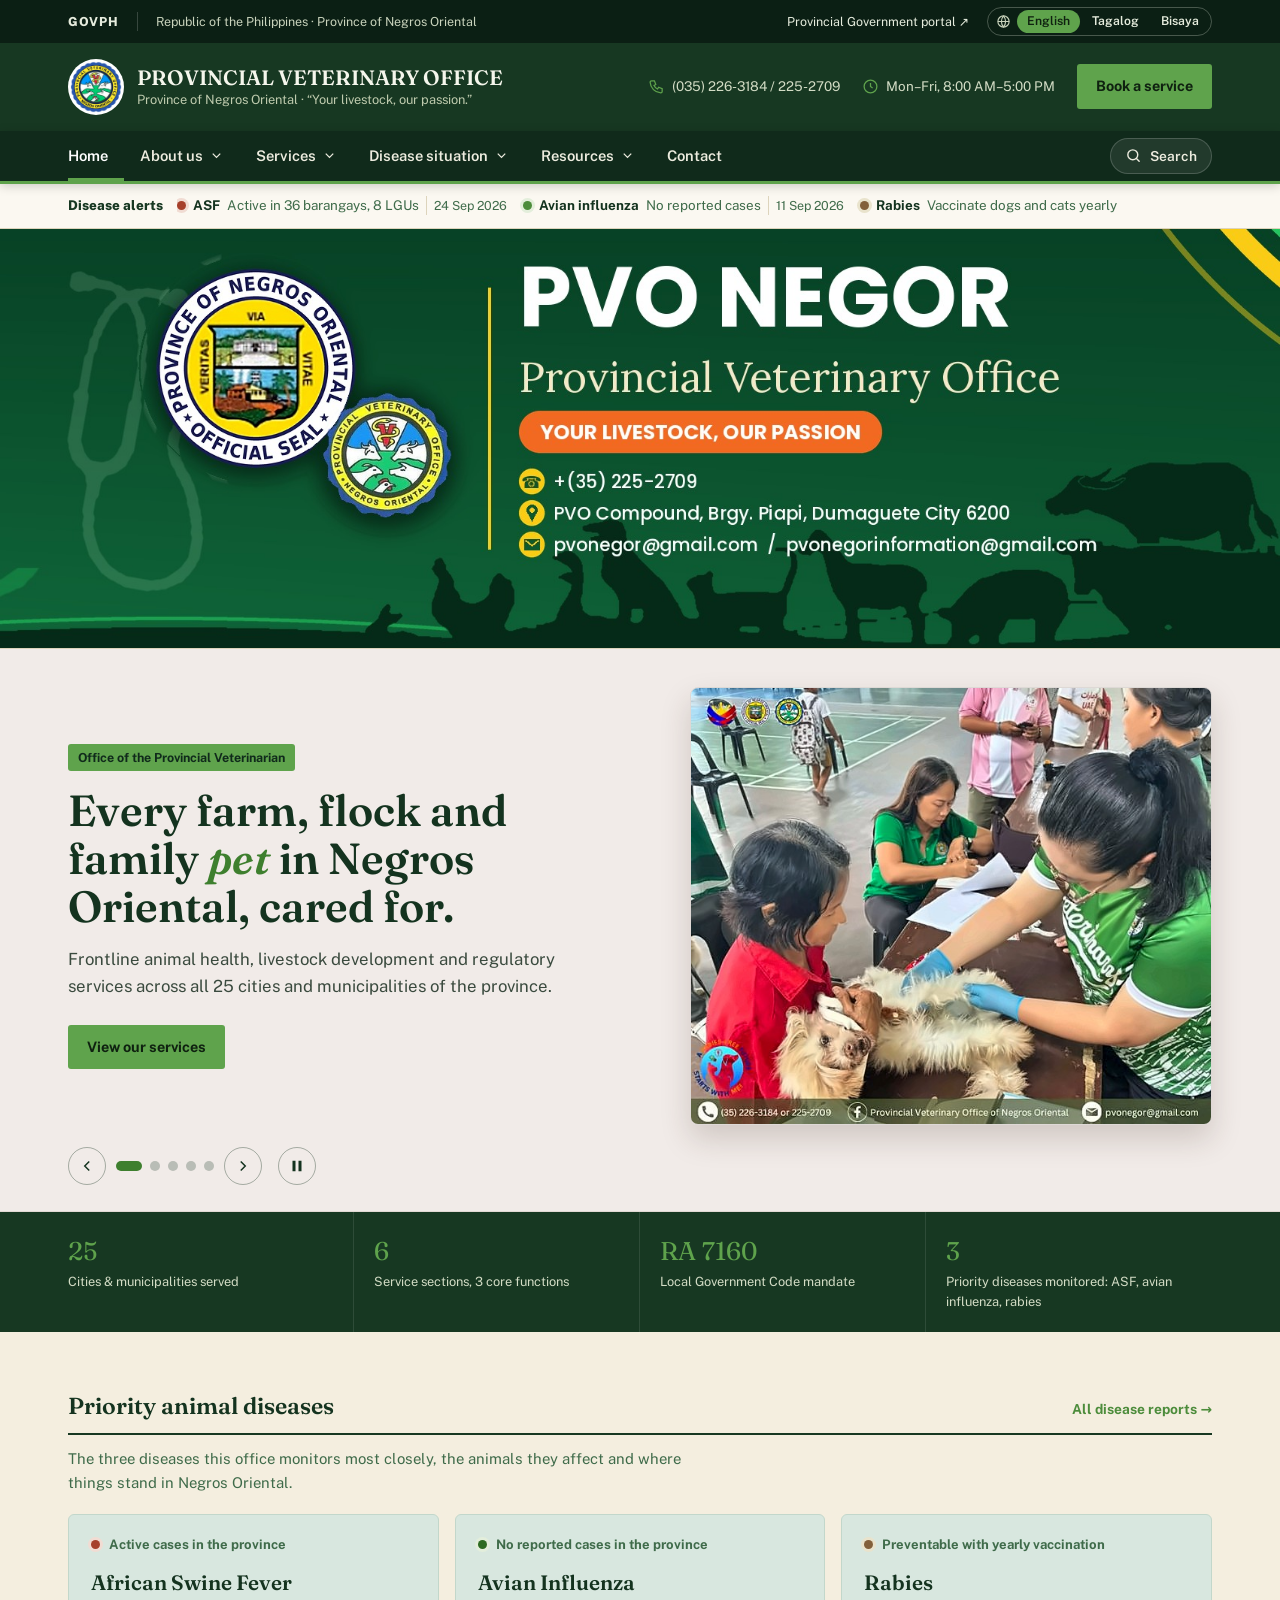
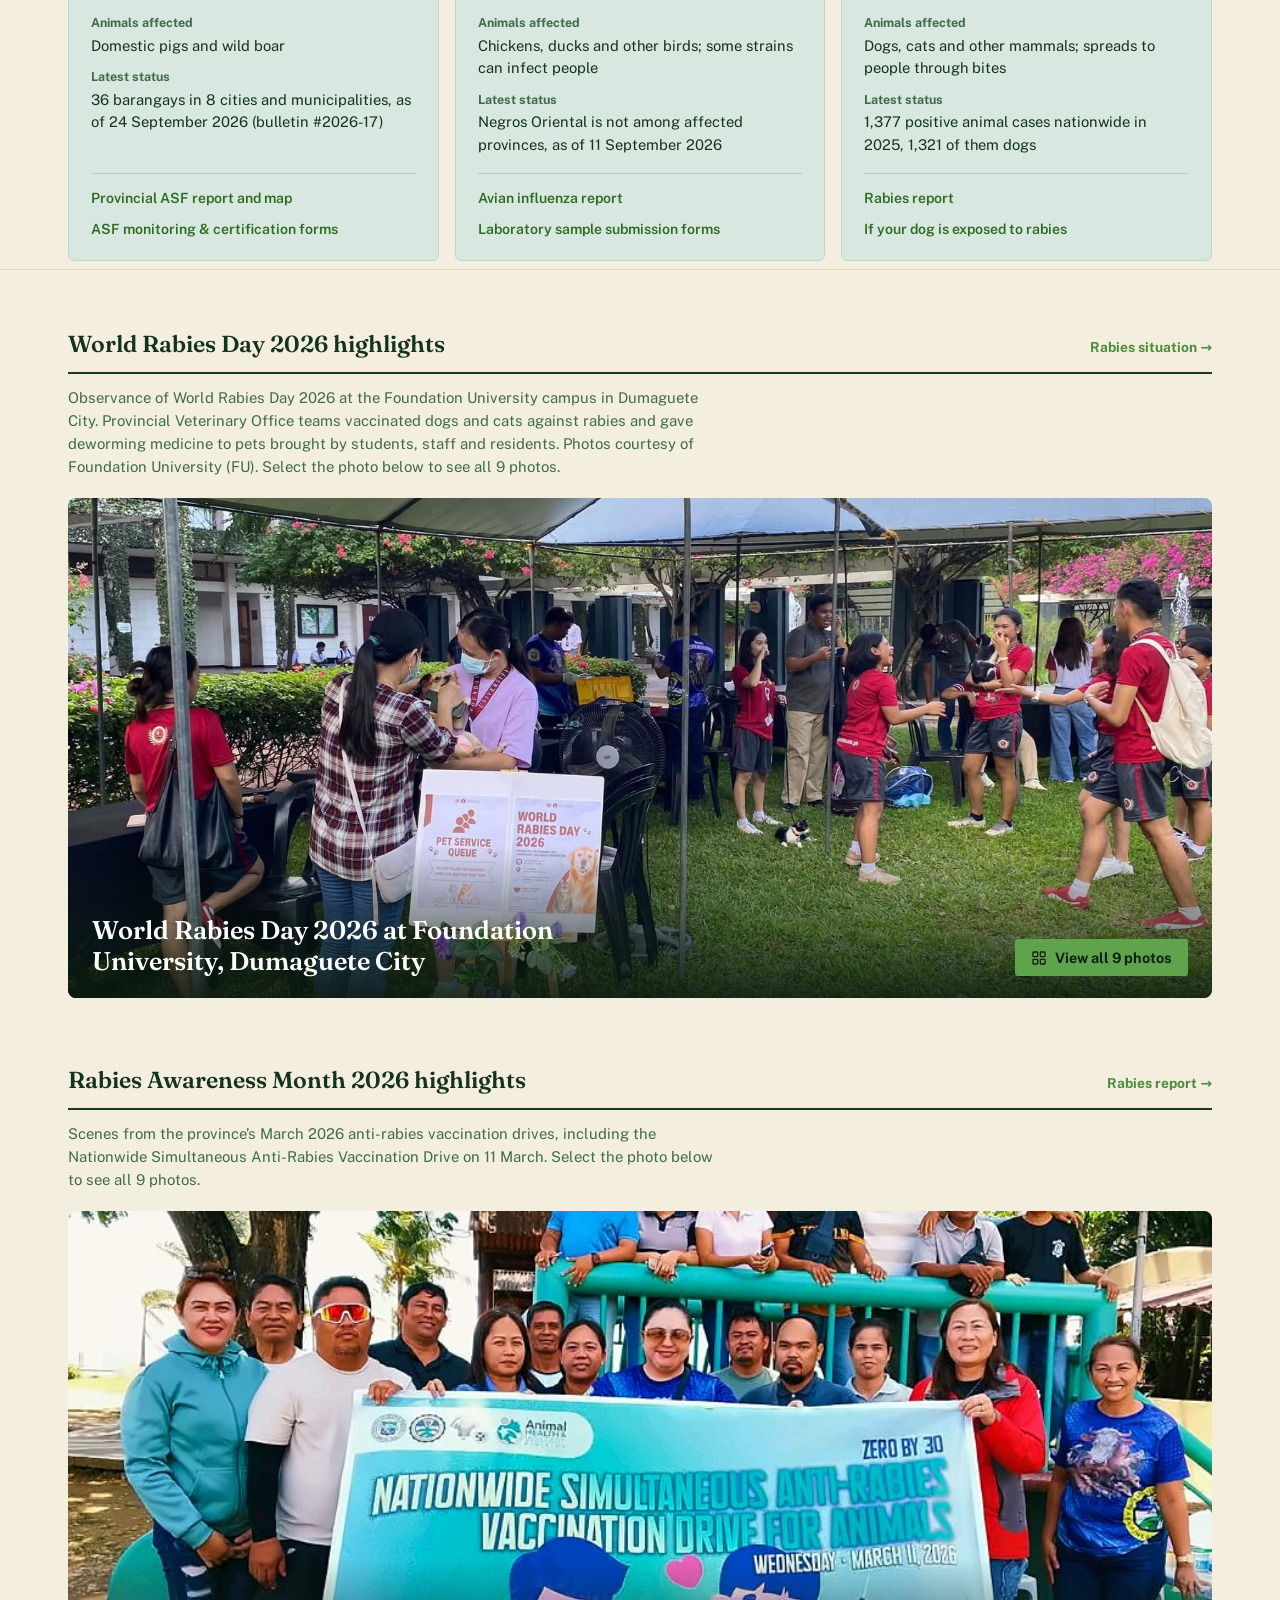
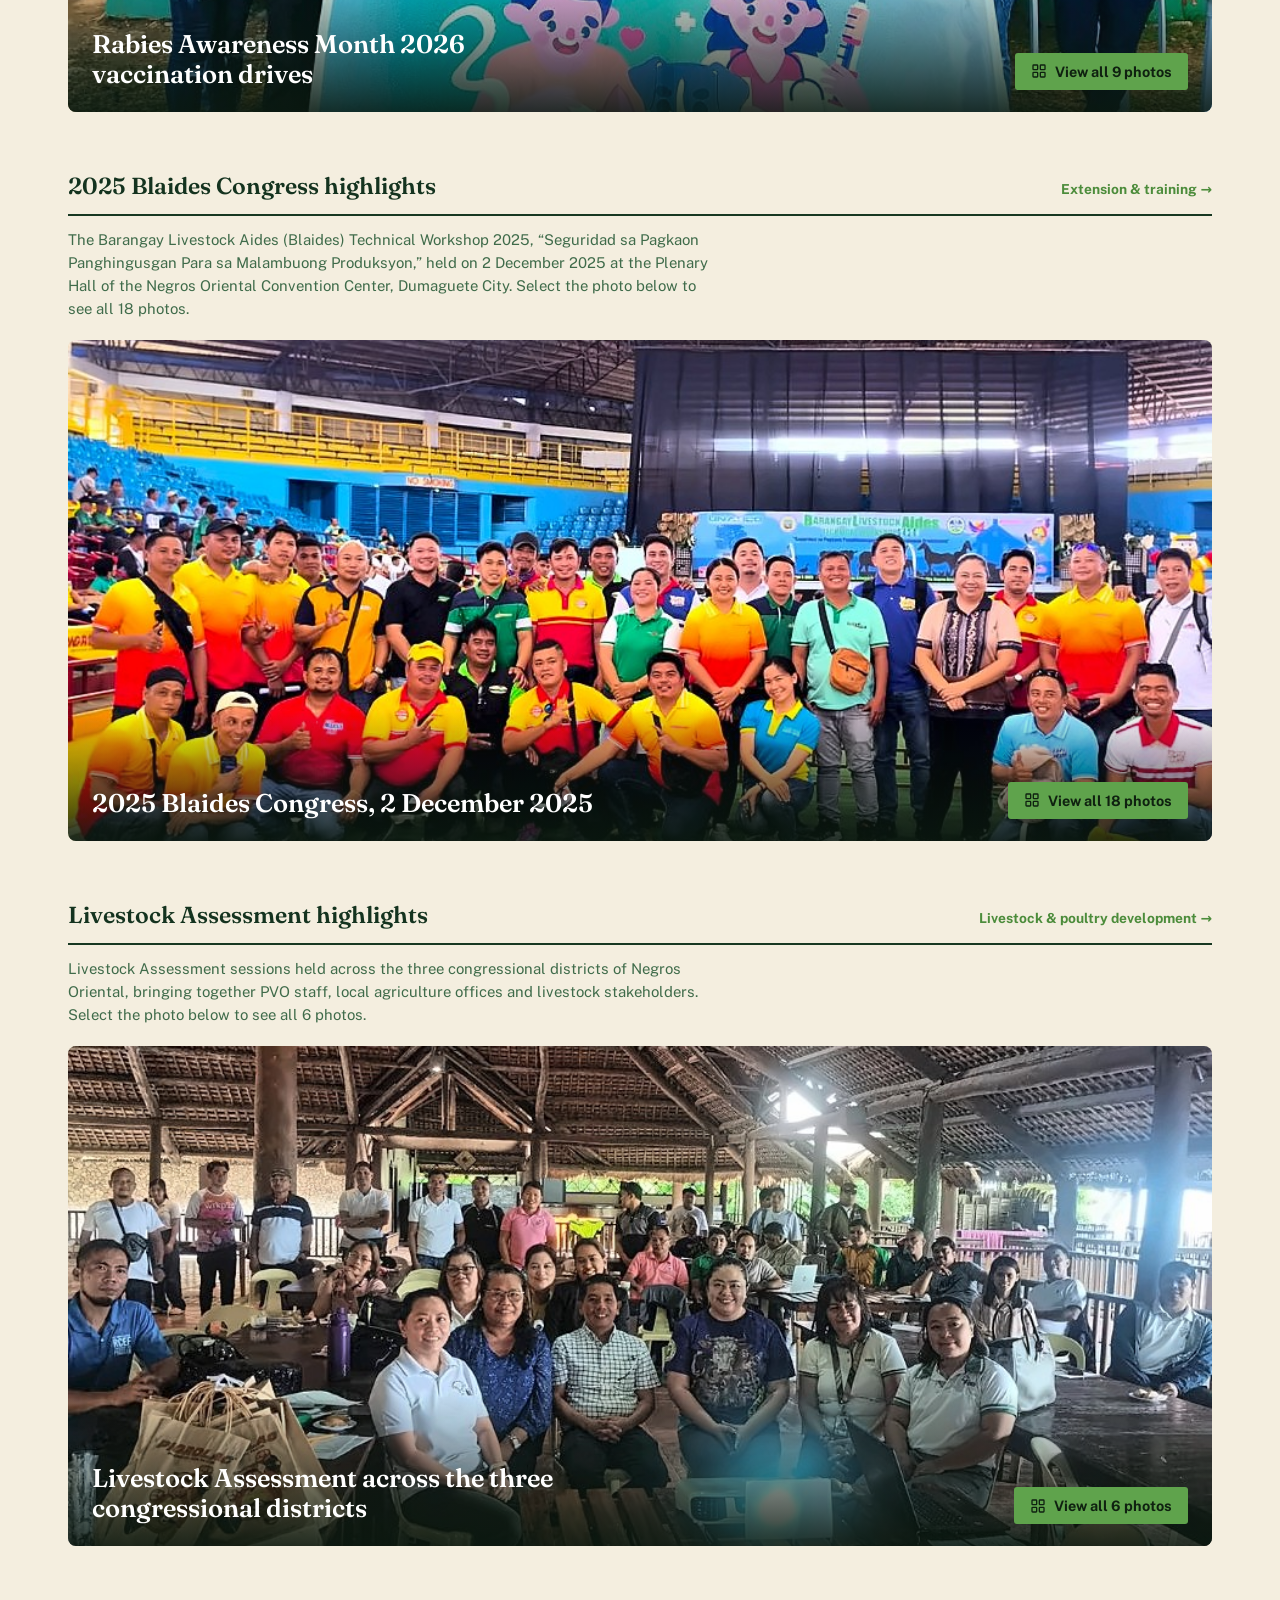
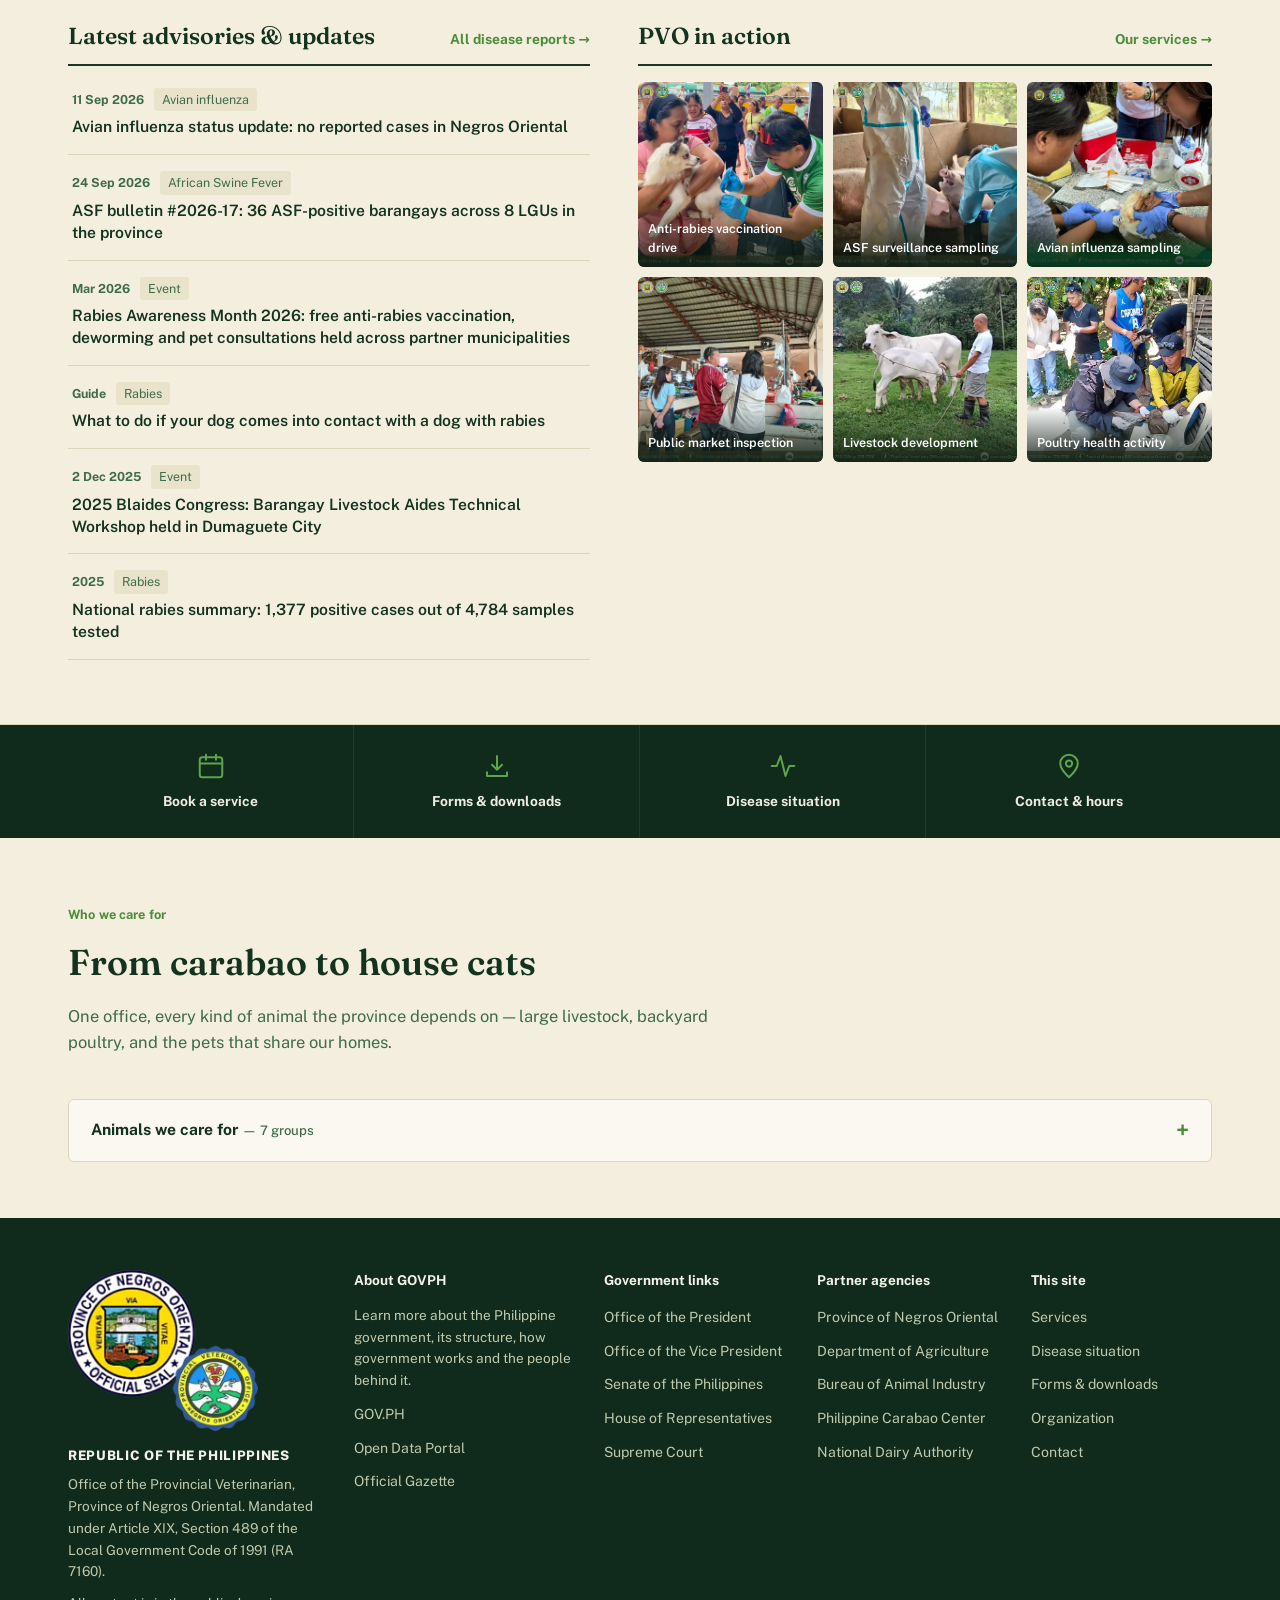
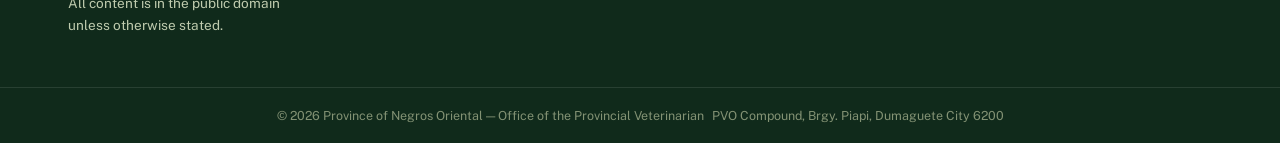
<file: index.html>
<!DOCTYPE html>
<html lang="en">
<head>
<meta charset="UTF-8">
<meta name="viewport" content="width=device-width, initial-scale=1, viewport-fit=cover">
<title>Provincial Veterinary Office — Negros Oriental</title>
<link rel="icon" href="images/icons/favicon.ico" sizes="any">
<link rel="icon" href="images/icons/favicon-32.png" sizes="32x32" type="image/png">
<link rel="icon" href="images/icons/icon-192.png" sizes="192x192" type="image/png">
<link rel="apple-touch-icon" href="images/icons/apple-touch-icon.png">
<meta name="msapplication-TileImage" content="images/icons/mstile-270.png">
<meta name="theme-color" content="#173822">
<link rel="preconnect" href="https://fonts.googleapis.com">
<link rel="preconnect" href="https://fonts.gstatic.com" crossorigin>
<link href="https://fonts.googleapis.com/css2?family=Fraunces:opsz,wght@9..144,400;9..144,500;9..144,600;9..144,700&family=Public+Sans:wght@400;500;600;700;800&display=swap" rel="stylesheet">
<link rel="stylesheet" href="css/style.css">
</head>
<body>

<a class="skip-link" href="#main">Skip to content</a>

<div class="govph-bar">
  <div class="wrap">
    <a class="govph" href="https://www.gov.ph/" target="_blank" rel="noopener">GOVPH</a>
    <span class="gov-meta">Republic of the Philippines &middot; Province of Negros Oriental</span>
    <a class="gov-portal" href="https://negor.gov.ph/" target="_blank" rel="noopener">Provincial Government portal &#8599;</a>
  </div>
</div>

<header class="site-top">
  <div class="wrap">
    <a class="brand" href="index.html">
      <img class="mark" src="images/pvo-seal-mark.png" alt="" width="56" height="56">
      <span class="brand-text">
        <span class="office">PROVINCIAL VETERINARY OFFICE</span>
        <span class="province">Province of Negros Oriental &middot; &ldquo;Your livestock, our passion.&rdquo;</span>
      </span>
    </a>
    <div class="top-contact">
      <span><svg viewBox="0 0 24 24" fill="none" stroke="currentColor" stroke-width="1.8" aria-hidden="true"><path d="M5 4h4l2 5-2.5 1.5a11 11 0 0 0 5 5L15 13l5 2v4a2 2 0 0 1-2 2A16 16 0 0 1 3 6a2 2 0 0 1 2-2"/></svg>(035) 226-3184 / 225-2709</span>
      <span><svg viewBox="0 0 24 24" fill="none" stroke="currentColor" stroke-width="1.8" aria-hidden="true"><circle cx="12" cy="12" r="9"/><path d="M12 7v5l3 2"/></svg>Mon&ndash;Fri, 8:00 AM&ndash;5:00 PM</span>
      <a class="btn btn-primary" href="https://www.facebook.com/profile.php?id=61559705551489" target="_blank" rel="noopener">Book a service</a>
    </div>
  </div>
</header>

<div class="navbar" id="navbar">
  <div class="wrap">
    <button class="nav-toggle" id="navToggle" type="button" aria-expanded="false" aria-controls="mainMenu">
      <svg viewBox="0 0 24 24" fill="none" stroke="currentColor" stroke-width="2" stroke-linecap="round" aria-hidden="true"><path d="M3 6h18M3 12h18M3 18h18"/></svg>
      <span>Menu</span>
    </button>
    <nav class="mainnav" aria-label="Main">
      <ul class="menu" id="mainMenu">
        <li><a class="top" href="index.html" aria-current="page">Home</a></li>
        <li class="has-sub">
          <button class="top sub-toggle" type="button" aria-expanded="false" aria-controls="menu-1">About us<svg class="chev" viewBox="0 0 24 24" fill="none" stroke="currentColor" stroke-width="2" aria-hidden="true"><path d="m6 9 6 6 6-6"/></svg></button>
          <ul class="submenu" id="menu-1">
            <li><a href="about.html#about">Mandate &amp; legal basis</a></li>
            <li><a href="about.html#mission-vision">Mission, vision &amp; values</a></li>
            <li><a href="organization.html">Organizational structure</a></li>
          </ul>
        </li>
        <li class="has-sub">
          <button class="top sub-toggle" type="button" aria-expanded="false" aria-controls="menu-2">Services<svg class="chev" viewBox="0 0 24 24" fill="none" stroke="currentColor" stroke-width="2" aria-hidden="true"><path d="m6 9 6 6 6-6"/></svg></button>
          <ul class="submenu" id="menu-2">
            <li><a href="services.html#svc-health">Animal health &amp; protection</a></li>
            <li><a href="services.html#svc-production">Animal production</a></li>
            <li><a href="services.html#svc-regulation">Veterinary regulation</a></li>
            <li><a href="services.html#svc-extension">Extension &amp; outreach</a></li>
            <li><a href="services.html#svc-lgu">Services for LGUs</a></li>
            <li><a href="services.html#walkin">Before you visit</a></li>
            <li><a href="services.html#feedback">Feedback &amp; complaints</a></li>
            <li><a href="https://www.facebook.com/profile.php?id=61559705551489" target="_blank" rel="noopener">Book a service (Facebook)</a></li>
          </ul>
        </li>
        <li class="has-sub">
          <button class="top sub-toggle" type="button" aria-expanded="false" aria-controls="menu-3">Disease situation<svg class="chev" viewBox="0 0 24 24" fill="none" stroke="currentColor" stroke-width="2" aria-hidden="true"><path d="m6 9 6 6 6-6"/></svg></button>
          <ul class="submenu" id="menu-3">
            <li><a href="disease-status.html#asf">African Swine Fever</a></li>
            <li><a href="disease-status.html#avian">Avian Influenza</a></li>
            <li><a href="disease-status.html#rabies">Rabies</a></li>
            <li><a href="disease-status.html#rabies-exposed-dog">If your dog is exposed to rabies</a></li>
          </ul>
        </li>
        <li class="has-sub">
          <button class="top sub-toggle" type="button" aria-expanded="false" aria-controls="menu-4">Resources<svg class="chev" viewBox="0 0 24 24" fill="none" stroke="currentColor" stroke-width="2" aria-hidden="true"><path d="m6 9 6 6 6-6"/></svg></button>
          <ul class="submenu" id="menu-4">
            <li><a href="forms.html">Forms &amp; downloads</a></li>
            <li><a href="documents/da-rabies-exposed-dog-poster-filipino.pdf" download>Rabies exposed-dog poster (PDF)</a></li>
          </ul>
        </li>
        <li><a class="top" href="contact.html">Contact</a></li>
      </ul>
    </nav>
    <button class="search-open" type="button" aria-haspopup="dialog" aria-controls="siteSearch" title="Search this site (press /)">
      <svg viewBox="0 0 24 24" fill="none" stroke="currentColor" stroke-width="2" stroke-linecap="round" aria-hidden="true"><circle cx="11" cy="11" r="7"/><path d="m20 20-3.5-3.5"/></svg>
      <span>Search</span>
    </button>
  </div>
</div>

<div class="masthead">
  <img src="images/masthead-banner.jpg" alt="PVO Negros Oriental — Your livestock, our passion. Provincial Veterinary Office cover banner.">
</div>


<main id="main">
  <section class="carousel" aria-roledescription="carousel" aria-label="Highlights">
    <div class="wrap">
    <div class="slides" id="slides">
      <div class="slide is-active" role="group" aria-roledescription="slide" aria-label="1 of 5">
        <div class="slide-text">
          <span class="slide-eyebrow">Office of the Provincial Veterinarian</span>
          <h1 class="slide-title">Every farm, flock and family <em>pet</em> in Negros Oriental, cared for.</h1>
          <p>Frontline animal health, livestock development and regulatory services across all 25 cities and municipalities of the province.</p>
          <div class="slide-ctas"><a class="btn btn-primary" href="services.html">View our services</a></div>
        </div>
        <div class="slide-media"><img src="images/hero-dog-vaccination.jpg" alt="PVO staff vaccinating a dog during an anti-rabies vaccination drive"></div>
      </div>
      <div class="slide" role="group" aria-roledescription="slide" aria-label="2 of 5" aria-hidden="true">
        <div class="slide-text">
          <span class="slide-eyebrow">African Swine Fever advisory</span>
          <h2 class="slide-title">36 barangays in 8 cities and municipalities have active ASF cases</h2>
          <p>From the national ASF bulletin #2026-17, as of 24 September 2026. See the provincial map and the national picture.</p>
          <div class="slide-ctas"><a class="btn btn-primary" href="disease-status.html#asf">See the ASF report</a></div>
        </div>
        <div class="slide-media"><img src="images/asf-sampling-1.jpg" alt="Provincial Veterinary Office staff drawing a blood sample from a restrained piglet for ASF testing" loading="lazy"></div>
      </div>
      <div class="slide" role="group" aria-roledescription="slide" aria-label="3 of 5" aria-hidden="true">
        <div class="slide-text">
          <span class="slide-eyebrow">Rabies Awareness Month 2026</span>
          <h2 class="slide-title">Free anti-rabies vaccination for dogs and cats in March</h2>
          <p>During Rabies Awareness Month, the office and partner municipalities held free vaccination, deworming and pet consultation drives, including the Nationwide Simultaneous Anti-Rabies Vaccination Drive on 11 March 2026.</p>
          <div class="slide-ctas"><a class="btn btn-primary" href="disease-status.html#rabies-exposed-dog">If your dog is exposed to rabies</a><a class="btn btn-ghost" href="#rabies-month">See activity photos</a></div>
        </div>
        <div class="slide-media"><img src="images/rabies-vaccination-cat.jpg" alt="Veterinary staff holding up a white cat to give it an anti-rabies vaccine at a community vaccination event" loading="lazy"></div>
      </div>
      <div class="slide" role="group" aria-roledescription="slide" aria-label="4 of 5" aria-hidden="true">
        <div class="slide-text">
          <span class="slide-eyebrow">Avian influenza surveillance</span>
          <h2 class="slide-title">No reported avian influenza cases in Negros Oriental</h2>
          <p>As of the 11 September 2026 national bulletin. Our field teams collect samples from ducks and poultry for testing.</p>
          <div class="slide-ctas"><a class="btn btn-primary" href="disease-status.html#avian">See the avian influenza report</a></div>
        </div>
        <div class="slide-media"><img src="images/avian-sampling-1.jpg" alt="Veterinary office staff holding a duck while collecting a sample for avian influenza testing" loading="lazy"></div>
      </div>
      <div class="slide" role="group" aria-roledescription="slide" aria-label="5 of 5" aria-hidden="true">
        <div class="slide-text">
          <span class="slide-eyebrow">Extension &amp; training</span>
          <h2 class="slide-title">Training for raisers and Barangay Livestock Aides (Blaides)</h2>
          <p>Technical assistance, veterinary medical missions and responsible pet ownership campaigns across the province.</p>
          <div class="slide-ctas"><a class="btn btn-primary" href="services.html#svc-extension">Extension services</a><a class="btn btn-ghost" href="#blaides-congress">2025 Blaides Congress photos</a></div>
        </div>
        <div class="slide-media"><img src="images/extension-training-group.jpg" alt="Group photo of training participants with Provincial Veterinary Office staff" loading="lazy"></div>
      </div>
    </div>
    <div class="car-controls">
      <button class="car-btn" type="button" data-car="prev" aria-label="Previous slide"><svg viewBox="0 0 24 24" fill="none" stroke="currentColor" stroke-width="2" aria-hidden="true"><path d="m15 18-6-6 6-6"/></svg></button>
      <div class="car-dots" role="group" aria-label="Choose slide">
        <button type="button" class="car-dot" aria-label="Slide 1" aria-current="true"></button>
        <button type="button" class="car-dot" aria-label="Slide 2"></button>
        <button type="button" class="car-dot" aria-label="Slide 3"></button>
        <button type="button" class="car-dot" aria-label="Slide 4"></button>
        <button type="button" class="car-dot" aria-label="Slide 5"></button>
      </div>
      <button class="car-btn" type="button" data-car="next" aria-label="Next slide"><svg viewBox="0 0 24 24" fill="none" stroke="currentColor" stroke-width="2" aria-hidden="true"><path d="m9 18 6-6-6-6"/></svg></button>
      <button class="car-btn car-pause" type="button" data-car="pause" aria-label="Pause automatic slides"><svg class="i-pause" viewBox="0 0 24 24" fill="currentColor" aria-hidden="true"><rect x="6" y="5" width="4" height="14"/><rect x="14" y="5" width="4" height="14"/></svg><svg class="i-play" viewBox="0 0 24 24" fill="currentColor" aria-hidden="true"><path d="M7 5v14l12-7z"/></svg></button>
    </div>
    </div>
  </section>

  <div class="stat-band">
    <div class="wrap">
      <div><span class="num">25</span><span class="label">Cities &amp; municipalities served</span></div>
      <div><span class="num">6</span><span class="label">Service sections, 3 core functions</span></div>
      <div><span class="num">RA 7160</span><span class="label">Local Government Code mandate</span></div>
      <div><span class="num">3</span><span class="label">Priority diseases monitored: ASF, avian influenza, rabies</span></div>
    </div>
  </div>

  <section class="event-feature wr" id="world-rabies-day" data-show-until="2026-10-05" aria-labelledby="wrd-title">
    <div class="wrap">
      <div class="wr-panel">
        <div class="wr-rule" aria-hidden="true"></div>
        <div class="wr-grid">
          <div class="wr-text">
            <p class="wr-kicker"><span class="wr-mark" aria-hidden="true"></span>Upcoming observance &middot; Global event</p>
            <h2 id="wrd-title" class="wr-title">World Rabies Day 2026: Stronger Together</h2>
            <dl class="wr-details">
              <div><dt>Date</dt><dd>Monday, 28 September 2026</dd></div>
              <div><dt>Where</dt><dd>Worldwide, and in every barangay of Negros Oriental</dd></div>
            </dl>
            <p class="wr-quote">Rabies is almost 100% fatal once symptoms appear and kills nearly <strong>59,000 people</strong> every year.</p>
            <p class="wr-lede">Every 28 September, the world comes together to raise awareness about ending rabies. This year&rsquo;s theme, <strong>&ldquo;Stronger Together,&rdquo;</strong> is a reminder that rabies can only be eliminated when everyone works together.</p>
            <button type="button" class="wr-more" aria-expanded="false" aria-controls="wr-details-panel"><span class="wr-more-label" data-i18n-skip>Discover more</span><svg class="wr-arrow" viewBox="0 0 24 24" fill="none" stroke="currentColor" stroke-width="2" stroke-linecap="round" stroke-linejoin="round" aria-hidden="true"><path d="M5 12h14M13 6l6 6-6 6"/></svg></button>
          </div>
          <figure class="wr-media">
            <img src="images/rabies-vaccination-kitten.jpg" alt="A staff member in blue gloves vaccinating a kitten against rabies while another person holds it against a wall" loading="lazy">
          </figure>
        </div>

        <div class="wr-body" id="wr-details-panel">
          <div class="wr-cols">
            <div>
              <h3>What is World Rabies Day?</h3>
              <p>World Rabies Day has been marked every 28 September since 2007 by the <a href="https://rabiesalliance.org/" target="_blank" rel="noopener">Global Alliance for Rabies Control (GARC)</a>, a long-time partner of the World Organisation for Animal Health (WOAH). It is the biggest event in rabies awareness.</p>
              <p>The day and the activities held around it help prevention and elimination efforts around the world. It is a chance to raise awareness and speak up for ending one of the deadliest diseases that pass from animals to people.</p>
              <p>From local communities and veterinary workers to governments, health workers, teachers and global partners, everyone has a part to play in making a rabies-free world a reality.</p>
            </div>
            <div>
              <h3>What can you do?</h3>
              <p>This year&rsquo;s theme calls on everyone to help stop the spread of rabies from dogs. Whichever way you choose to take part, it makes a difference:</p>
              <ul class="wr-list">
                <li>Have your dogs and cats vaccinated against rabies every year.</li>
                <li>Support and join vaccination drives in your barangay or municipality.</li>
                <li>Share rabies awareness messages on social media with <strong>#WorldRabiesDay</strong>.</li>
                <li>Report any animal bite to your municipal or city veterinarian or to this office right away.</li>
                <li>Partner with organisations, or help raise funds for rabies elimination.</li>
              </ul>
              <p class="wr-sub">Communication materials you can use and share:</p>
              <ul class="wr-links">
                <li><a href="https://rabiesalliance.org/world-rabies-day/event-resources" target="_blank" rel="noopener">GARC&rsquo;s World Rabies Day resources<svg class="wr-ext" viewBox="0 0 24 24" fill="none" stroke="currentColor" stroke-width="2" stroke-linecap="round" stroke-linejoin="round" aria-hidden="true"><path d="M7 17 17 7M8 7h9v9"/></svg></a></li>
              </ul>
            </div>
          </div>

          <div class="wr-cols wr-cols-2">
            <div class="wr-card">
              <p class="wr-card-kicker"><span class="wr-mark" aria-hidden="true"></span>Listed disease</p>
              <h3>Rabies</h3>
              <dl class="wr-card-facts">
                <div><dt>Type of animals</dt><dd>Dogs, cats and other mammals; spreads to people through bites</dd></div>
                <div><dt>Useful links</dt><dd>
                  <a href="disease-status.html#rabies">Rabies situation</a><br>
                  <a href="disease-status.html#rabies-exposed-dog">If your dog is exposed to rabies</a>
                </dd></div>
              </dl>
            </div>
            <div>
              <h3>Join us this World Rabies Day</h3>
              <p>As individuals and as a community, we have the power to end rabies. Follow and join the conversation with <strong>#WorldRabiesDay</strong>:</p>
              <ul class="wr-social">
                <li><a href="https://www.facebook.com/profile.php?id=61559705551489" target="_blank" rel="noopener">PVO Negros Oriental on Facebook<svg class="wr-ext" viewBox="0 0 24 24" fill="none" stroke="currentColor" stroke-width="2" stroke-linecap="round" stroke-linejoin="round" aria-hidden="true"><path d="M7 17 17 7M8 7h9v9"/></svg></a></li>
              </ul>
            </div>
          </div>
          <p class="wr-source">Adapted from &ldquo;World Rabies Day 2026: Stronger Together&rdquo;, World Organisation for Animal Health (WOAH).</p>
        </div>
      </div>
    </div>
  </section>

  <section class="diseases" id="priority-diseases" aria-labelledby="pd-title">
    <div class="wrap">
      <div class="block-head"><h2 id="pd-title">Priority animal diseases</h2><a href="disease-status.html">All disease reports</a></div>
      <p class="rm-intro">The three diseases this office monitors most closely, the animals they affect and where things stand in Negros Oriental.</p>
      <div class="disease-grid">
        <article class="disease-card">
          <p class="dc-status dc-active"><span class="dot" aria-hidden="true"></span>Active cases in the province</p>
          <h3><a href="disease-status.html#asf">African Swine Fever</a></h3>
          <dl class="dc-facts">
            <div><dt>Animals affected</dt><dd>Domestic pigs and wild boar</dd></div>
            <div><dt>Latest status</dt><dd>36 barangays in 8 cities and municipalities, as of 24 September 2026 <span class="nw">(bulletin #2026-17)</span></dd></div>
          </dl>
          <ul class="dc-links">
            <li><a href="disease-status.html#asf">Provincial ASF report and map</a></li>
            <li><a href="forms.html#asf-forms">ASF monitoring &amp; certification forms</a></li>
          </ul>
        </article>
        <article class="disease-card">
          <p class="dc-status dc-clear"><span class="dot" aria-hidden="true"></span>No reported cases in the province</p>
          <h3><a href="disease-status.html#avian">Avian Influenza</a></h3>
          <dl class="dc-facts">
            <div><dt>Animals affected</dt><dd>Chickens, ducks and other birds; some strains can infect people</dd></div>
            <div><dt>Latest status</dt><dd>Negros Oriental is not among affected provinces, as of 11 September 2026</dd></div>
          </dl>
          <ul class="dc-links">
            <li><a href="disease-status.html#avian">Avian influenza report</a></li>
            <li><a href="forms.html#lab-forms">Laboratory sample submission forms</a></li>
          </ul>
        </article>
        <article class="disease-card">
          <p class="dc-status dc-watch"><span class="dot" aria-hidden="true"></span>Preventable with yearly vaccination</p>
          <h3><a href="disease-status.html#rabies">Rabies</a></h3>
          <dl class="dc-facts">
            <div><dt>Animals affected</dt><dd>Dogs, cats and other mammals; spreads to people through bites</dd></div>
            <div><dt>Latest status</dt><dd>1,377 positive animal cases nationwide in 2025, 1,321 of them dogs</dd></div>
          </dl>
          <ul class="dc-links">
            <li><a href="disease-status.html#rabies">Rabies report</a></li>
            <li><a href="disease-status.html#rabies-exposed-dog">If your dog is exposed to rabies</a></li>
          </ul>
        </article>
      </div>
    </div>
  </section>

  <section class="rabies-month wrd-highlights" id="world-rabies-day-highlights">
    <div class="wrap">
      <div class="block-head"><h2>World Rabies Day 2026 highlights</h2><a href="disease-status.html#rabies">Rabies situation</a></div>
      <p class="rm-intro">Observance of World Rabies Day 2026 at the Foundation University campus in Dumaguete City. Provincial Veterinary Office teams vaccinated dogs and cats against rabies and gave deworming medicine to pets brought by students, staff and residents. Photos courtesy of Foundation University (FU). <span class="g-hint" data-i18n-skip>Select a photo to view it larger.</span></p>
      <button type="button" class="g-cover" aria-expanded="true" aria-controls="wrdGallery" hidden>
        <img src="images/wrd-2026-pet-service-area.jpg" alt="" loading="lazy">
        <span class="g-cover-text">
          <span class="g-cover-title">World Rabies Day 2026 at Foundation University, Dumaguete City</span>
          <span class="g-cover-cta"><svg viewBox="0 0 24 24" fill="none" stroke="currentColor" stroke-width="2" stroke-linecap="round" stroke-linejoin="round" aria-hidden="true"><rect x="3" y="3" width="7" height="7" rx="1"/><rect x="14" y="3" width="7" height="7" rx="1"/><rect x="3" y="14" width="7" height="7" rx="1"/><rect x="14" y="14" width="7" height="7" rx="1"/></svg><span>View all <span class="g-count"></span> photos</span></span>
        </span>
      </button>
      <div class="rm-grid" id="wrdGallery">
        <button type="button" class="rm-tile rm-feature" data-full="images/wrd-2026-pet-service-area.jpg" data-cap="Pet service area at the Foundation University campus &middot; Photo courtesy of Foundation University">
          <img src="images/wrd-2026-pet-service-area.jpg" alt="Students, staff and pet owners with their dogs and cats at the pet service tents on the Foundation University campus lawn, beside a World Rabies Day 2026 poster and a Pet Service Queue sign" loading="lazy">
          <span class="rm-cap">Pet service area at the Foundation University campus</span>
        </button>
        <button type="button" class="rm-tile" data-full="images/wrd-2026-dog-vaccination.jpg" data-cap="Anti-rabies vaccination for a small white dog &middot; Photo courtesy of Foundation University">
          <img src="images/wrd-2026-dog-vaccination.jpg" alt="A PVO staff member in a blue Provincial Veterinary Office shirt vaccinating a small white dog in a striped shirt held by its owner" loading="lazy">
          <span class="rm-cap">Anti-rabies vaccination for a small white dog</span>
        </button>
        <button type="button" class="rm-tile" data-full="images/wrd-2026-puppy-vaccination.jpg" data-cap="Vaccinating a puppy against rabies &middot; Photo courtesy of Foundation University">
          <img src="images/wrd-2026-puppy-vaccination.jpg" alt="A PVO staff member vaccinating a brown puppy in a yellow shirt held by its owner while a young man looks on" loading="lazy">
          <span class="rm-cap">Vaccinating a puppy against rabies</span>
        </button>
        <button type="button" class="rm-tile" data-full="images/wrd-2026-fluffy-dog-vaccination.jpg" data-cap="Vaccinating a fluffy grey and white dog &middot; Photo courtesy of Foundation University">
          <img src="images/wrd-2026-fluffy-dog-vaccination.jpg" alt="A masked PVO staff member vaccinating a fluffy grey and white dog held by its owner, as another staff member prepares a syringe" loading="lazy">
          <span class="rm-cap">Vaccinating a fluffy grey and white dog</span>
        </button>
        <button type="button" class="rm-tile" data-full="images/wrd-2026-pug.jpg" data-cap="A pug owner comforts his pet before its shot &middot; Photo courtesy of Foundation University">
          <img src="images/wrd-2026-pug.jpg" alt="A pet owner kissing his pug on the table while PVO staff prepare the vaccine" loading="lazy">
          <span class="rm-cap">A pug owner comforts his pet before its shot</span>
        </button>
        <button type="button" class="rm-tile" data-full="images/wrd-2026-registration.jpg" data-cap="Registering a black cat at the PVO table &middot; Photo courtesy of Foundation University">
          <img src="images/wrd-2026-registration.jpg" alt="A PVO staff member filling in a record at the registration table while a black cat sits on the table beside its owner" loading="lazy">
          <span class="rm-cap">Registering a black cat at the PVO table</span>
        </button>
        <button type="button" class="rm-tile" data-full="images/wrd-2026-cat-records.jpg" data-cap="Recording a cat&rsquo;s details before treatment &middot; Photo courtesy of Foundation University">
          <img src="images/wrd-2026-cat-records.jpg" alt="A PVO staff member writing on a vaccination card while a colleague holds a black and white cat on the table" loading="lazy">
          <span class="rm-cap">Recording a cat&rsquo;s details before treatment</span>
        </button>
        <button type="button" class="rm-tile" data-full="images/wrd-2026-black-cat-deworming.jpg" data-cap="Giving a black cat oral deworming medicine &middot; Photo courtesy of Foundation University">
          <img src="images/wrd-2026-black-cat-deworming.jpg" alt="A PVO staff member in a green shirt giving oral medicine to a long-haired black cat on the table as its owner watches" loading="lazy">
          <span class="rm-cap">Giving a black cat oral deworming medicine</span>
        </button>
        <button type="button" class="rm-tile" data-full="images/wrd-2026-cat-deworming.jpg" data-cap="Giving a black and white cat oral deworming medicine &middot; Photo courtesy of Foundation University">
          <img src="images/wrd-2026-cat-deworming.jpg" alt="A PVO staff member holding a black and white cat&rsquo;s head while giving it oral medicine with a syringe" loading="lazy">
          <span class="rm-cap">Giving a black and white cat oral deworming medicine</span>
        </button>
      </div>
      <p class="rm-credit">Photos courtesy of Foundation University (FU).</p>
      <button type="button" class="btn btn-outline g-hide" aria-controls="wrdGallery" hidden>Hide photos</button>
    </div>
  </section>

  <section class="rabies-month" id="rabies-month">
    <div class="wrap">
      <div class="block-head"><h2>Rabies Awareness Month 2026 highlights</h2><a href="disease-status.html#rabies">Rabies report</a></div>
      <p class="rm-intro">Scenes from the province&rsquo;s March 2026 anti-rabies vaccination drives, including the Nationwide Simultaneous Anti-Rabies Vaccination Drive on 11 March. <span class="g-hint" data-i18n-skip>Select a photo to view it larger.</span></p>
      <button type="button" class="g-cover" aria-expanded="true" aria-controls="rmGallery" hidden>
        <img src="images/rabies-month-nationwide-drive.jpg" alt="" loading="lazy">
        <span class="g-cover-text">
          <span class="g-cover-title">Rabies Awareness Month 2026 vaccination drives</span>
          <span class="g-cover-cta"><svg viewBox="0 0 24 24" fill="none" stroke="currentColor" stroke-width="2" stroke-linecap="round" stroke-linejoin="round" aria-hidden="true"><rect x="3" y="3" width="7" height="7" rx="1"/><rect x="14" y="3" width="7" height="7" rx="1"/><rect x="3" y="14" width="7" height="7" rx="1"/><rect x="14" y="14" width="7" height="7" rx="1"/></svg><span>View all <span class="g-count"></span> photos</span></span>
        </span>
      </button>
      <div class="rm-grid" id="rmGallery">
        <button type="button" class="rm-tile rm-feature" data-full="images/rabies-month-nationwide-drive.jpg" data-cap="Nationwide Simultaneous Anti-Rabies Vaccination Drive, 11 March 2026">
          <img src="images/rabies-month-nationwide-drive.jpg" alt="PVO staff and partners holding a banner for the Nationwide Simultaneous Anti-Rabies Vaccination Drive for Animals, Wednesday, 11 March 2026" loading="lazy">
          <span class="rm-cap">Nationwide Simultaneous Anti-Rabies Vaccination Drive, 11 March 2026</span>
        </button>
        <button type="button" class="rm-tile" data-full="images/rabies-month-banner-team.jpg" data-cap="&ldquo;Rabies-Free na Pusa&rsquo;t Aso&rdquo; campaign banner">
          <img src="images/rabies-month-banner-team.jpg" alt="Team members holding a banner reading Rabies-Free na Pusa&rsquo;t Aso, Kaligtasan ng Pamilyang Pilipino, March is Rabies Awareness Month" loading="lazy">
          <span class="rm-cap">&ldquo;Rabies-Free na Pusa&rsquo;t Aso&rdquo; campaign banner</span>
        </button>
        <button type="button" class="rm-tile" data-full="images/rabies-month-basay.jpg" data-cap="Pet owners and staff in Basay">
          <img src="images/rabies-month-basay.jpg" alt="Staff and pet owners holding their dogs beside a Rabies Awareness Month banner in a covered court in Basay" loading="lazy">
          <span class="rm-cap">Pet owners and staff in Basay</span>
        </button>
        <button type="button" class="rm-tile" data-full="images/rabies-month-vaccination-station.jpg" data-cap="Vaccination station team">
          <img src="images/rabies-month-vaccination-station.jpg" alt="PVO team in green veterinary shirts at a vaccination table, one staff member preparing a syringe" loading="lazy">
          <span class="rm-cap">Vaccination station team</span>
        </button>
        <button type="button" class="rm-tile" data-full="images/rabies-month-registration.jpg" data-cap="Registering pets before vaccination">
          <img src="images/rabies-month-registration.jpg" alt="Staff at a long table filling in vaccination cards while pet owners wait" loading="lazy">
          <span class="rm-cap">Registering pets before vaccination</span>
        </button>
        <button type="button" class="rm-tile" data-full="images/rabies-month-pet-owners.jpg" data-cap="Pet owners bring their dogs">
          <img src="images/rabies-month-pet-owners.jpg" alt="Pet owners lined up holding small white dogs at a covered court" loading="lazy">
          <span class="rm-cap">Pet owners bring their dogs</span>
        </button>
        <button type="button" class="rm-tile" data-full="images/rabies-month-queue.jpg" data-cap="Owners and dogs at the registration table">
          <img src="images/rabies-month-queue.jpg" alt="Pet owners holding dogs at a registration table while a staff member writes" loading="lazy">
          <span class="rm-cap">Owners and dogs at the registration table</span>
        </button>
        <button type="button" class="rm-tile" data-full="images/rabies-month-records.jpg" data-cap="Recording vaccinations">
          <img src="images/rabies-month-records.jpg" alt="Staff in green shirts recording vaccinations while a woman holds her puppy" loading="lazy">
          <span class="rm-cap">Recording vaccinations</span>
        </button>
        <button type="button" class="rm-tile" data-full="images/rabies-month-crowd.jpg" data-cap="A busy vaccination day">
          <img src="images/rabies-month-crowd.jpg" alt="Pet owners gathered around registration tables in a gymnasium" loading="lazy">
          <span class="rm-cap">A busy vaccination day</span>
        </button>
      </div>
      <button type="button" class="btn btn-outline g-hide" aria-controls="rmGallery" hidden>Hide photos</button>
    </div>
  </section>

  <section class="rabies-month blaides-congress" id="blaides-congress">
    <div class="wrap">
      <div class="block-head"><h2>2025 Blaides Congress highlights</h2><a href="services.html#svc-extension">Extension &amp; training</a></div>
      <p class="rm-intro">The Barangay Livestock Aides (Blaides) Technical Workshop 2025, &ldquo;Seguridad sa Pagkaon Panghingusgan Para sa Malambuong Produksyon,&rdquo; held on 2 December 2025 at the Plenary Hall of the Negros Oriental Convention Center, Dumaguete City. <span class="g-hint" data-i18n-skip>Select a photo to view it larger.</span></p>
      <button type="button" class="g-cover" aria-expanded="true" aria-controls="bcGallery" hidden>
        <img src="images/blaides-congress-arena.jpg" alt="" loading="lazy">
        <span class="g-cover-text">
          <span class="g-cover-title">2025 Blaides Congress, 2 December 2025</span>
          <span class="g-cover-cta"><svg viewBox="0 0 24 24" fill="none" stroke="currentColor" stroke-width="2" stroke-linecap="round" stroke-linejoin="round" aria-hidden="true"><rect x="3" y="3" width="7" height="7" rx="1"/><rect x="14" y="3" width="7" height="7" rx="1"/><rect x="3" y="14" width="7" height="7" rx="1"/><rect x="14" y="14" width="7" height="7" rx="1"/></svg><span>View all <span class="g-count"></span> photos</span></span>
        </span>
      </button>
      <div class="rm-grid" id="bcGallery">
        <button type="button" class="rm-tile rm-feature" data-full="images/blaides-congress-podium.jpg" data-cap="Message from the podium">
          <img src="images/blaides-congress-podium.jpg" alt="A woman delivering a message at a clear podium bearing the Negros Oriental seal, in front of the workshop banner" loading="lazy">
          <span class="rm-cap">Message from the podium</span>
        </button>
        <button type="button" class="rm-tile" data-full="images/blaides-congress-speaker.jpg" data-cap="A guest speaker addresses the participants">
          <img src="images/blaides-congress-speaker.jpg" alt="A man speaking into a microphone, with participants seated in the arena stands behind him" loading="lazy">
          <span class="rm-cap">A guest speaker addresses the participants</span>
        </button>
        <button type="button" class="rm-tile" data-full="images/blaides-congress-head-table.jpg" data-cap="Guests at the head table">
          <img src="images/blaides-congress-head-table.jpg" alt="Guests seated at a table with a green runner, participants in the stands behind them" loading="lazy">
          <span class="rm-cap">Guests at the head table</span>
        </button>
        <button type="button" class="rm-tile rm-feature" data-full="images/blaides-congress-arena.jpg" data-cap="Delegates gathered in the arena">
          <img src="images/blaides-congress-arena.jpg" alt="A large group of delegates in colorful team shirts posing on the arena floor" loading="lazy">
          <span class="rm-cap">Delegates gathered in the arena</span>
        </button>
        <button type="button" class="rm-tile" data-full="images/blaides-congress-green-delegation.jpg" data-cap="Delegation in green and black shirts">
          <img src="images/blaides-congress-green-delegation.jpg" alt="A large delegation in green and black shirts posing on the stage steps in front of the workshop banner" loading="lazy">
          <span class="rm-cap">Delegation in green and black shirts</span>
        </button>
        <button type="button" class="rm-tile" data-full="images/blaides-congress-sibulan.jpg" data-cap="Sibulan Barangay Livestock Aides">
          <img src="images/blaides-congress-sibulan.jpg" alt="Barangay Livestock Aides from Sibulan in matching white shirts in front of the workshop banner" loading="lazy">
          <span class="rm-cap">Sibulan Barangay Livestock Aides</span>
        </button>
        <button type="button" class="rm-tile" data-full="images/blaides-congress-mao-delegation.jpg" data-cap="Municipal Agriculturist&rsquo;s office delegation">
          <img src="images/blaides-congress-mao-delegation.jpg" alt="A delegation in yellow Office of the Municipal Agriculturist shirts seated on the stage steps" loading="lazy">
          <span class="rm-cap">Municipal Agriculturist&rsquo;s office delegation</span>
        </button>
        <button type="button" class="rm-tile" data-full="images/blaides-congress-delegation-3.jpg" data-cap="Delegation in green and white shirts">
          <img src="images/blaides-congress-delegation-3.jpg" alt="Delegates in green and white shirts posing on the stage steps" loading="lazy">
          <span class="rm-cap">Delegation in green and white shirts</span>
        </button>
        <button type="button" class="rm-tile" data-full="images/blaides-congress-delegation-red.jpg" data-cap="Delegation in red and white shirts">
          <img src="images/blaides-congress-delegation-red.jpg" alt="A large delegation in red and white shirts posing on the stage" loading="lazy">
          <span class="rm-cap">Delegation in red and white shirts</span>
        </button>
        <button type="button" class="rm-tile" data-full="images/blaides-congress-delegation-white.jpg" data-cap="Delegation in printed white shirts">
          <img src="images/blaides-congress-delegation-white.jpg" alt="Delegates in printed white shirts posing on the stage" loading="lazy">
          <span class="rm-cap">Delegation in printed white shirts</span>
        </button>
        <button type="button" class="rm-tile" data-full="images/blaides-congress-delegation-green.jpg" data-cap="Delegation in bright green shirts">
          <img src="images/blaides-congress-delegation-green.jpg" alt="Seven delegates in bright green shirts on the stage" loading="lazy">
          <span class="rm-cap">Delegation in bright green shirts</span>
        </button>
        <button type="button" class="rm-tile" data-full="images/blaides-congress-delegation-polo.jpg" data-cap="Delegates and guests on stage">
          <img src="images/blaides-congress-delegation-polo.jpg" alt="Delegates in green polo shirts on stage with a guest in the middle" loading="lazy">
          <span class="rm-cap">Delegates and guests on stage</span>
        </button>
        <button type="button" class="rm-tile" data-full="images/blaides-congress-delegation-blue.jpg" data-cap="Delegation in light blue shirts">
          <img src="images/blaides-congress-delegation-blue.jpg" alt="A large delegation in light blue shirts on the arena floor holding yellow bags" loading="lazy">
          <span class="rm-cap">Delegation in light blue shirts</span>
        </button>
        <button type="button" class="rm-tile" data-full="images/blaides-congress-envelopes.jpg" data-cap="Participants with envelopes">
          <img src="images/blaides-congress-envelopes.jpg" alt="Participants lined up on the arena floor holding white envelopes" loading="lazy">
          <span class="rm-cap">Participants with envelopes</span>
        </button>
        <button type="button" class="rm-tile" data-full="images/blaides-congress-prizes.jpg" data-cap="Participants with sponsor feed prizes">
          <img src="images/blaides-congress-prizes.jpg" alt="Participants standing beside sacks of feed from sponsors" loading="lazy">
          <span class="rm-cap">Participants with sponsor feed prizes</span>
        </button>
        <button type="button" class="rm-tile" data-full="images/blaides-congress-products.jpg" data-cap="Participants with sponsor products">
          <img src="images/blaides-congress-products.jpg" alt="Participants holding up animal health products next to sacks of feed" loading="lazy">
          <span class="rm-cap">Participants with sponsor products</span>
        </button>
        <button type="button" class="rm-tile" data-full="images/blaides-congress-booth-salto.jpg" data-cap="Sponsor booth">
          <img src="images/blaides-congress-booth-salto.jpg" alt="Six people giving a number-one sign at a gamefowl feeds sponsor booth" loading="lazy">
          <span class="rm-cap">Sponsor booth</span>
        </button>
        <button type="button" class="rm-tile" data-full="images/blaides-congress-booth-bmeg.jpg" data-cap="Sponsor booth">
          <img src="images/blaides-congress-booth-bmeg.jpg" alt="Three men giving a thumbs up at a feeds sponsor booth" loading="lazy">
          <span class="rm-cap">Sponsor booth</span>
        </button>
      </div>
      <button type="button" class="btn btn-outline g-hide" aria-controls="bcGallery" hidden>Hide photos</button>
    </div>
  </section>

  <section class="rabies-month livestock-assessment" id="livestock-assessment">
    <div class="wrap">
      <div class="block-head"><h2>Livestock Assessment highlights</h2><a href="services.html#svc-production">Livestock &amp; poultry development</a></div>
      <p class="rm-intro">Livestock Assessment sessions held across the three congressional districts of Negros Oriental, bringing together PVO staff, local agriculture offices and livestock stakeholders. <span class="g-hint" data-i18n-skip>Select a photo to view it larger.</span></p>
      <button type="button" class="g-cover" aria-expanded="true" aria-controls="laGallery" hidden>
        <img src="images/livestock-assessment-pavilion-group.jpg" alt="" loading="lazy">
        <span class="g-cover-text">
          <span class="g-cover-title">Livestock Assessment across the three congressional districts</span>
          <span class="g-cover-cta"><svg viewBox="0 0 24 24" fill="none" stroke="currentColor" stroke-width="2" stroke-linecap="round" stroke-linejoin="round" aria-hidden="true"><rect x="3" y="3" width="7" height="7" rx="1"/><rect x="14" y="3" width="7" height="7" rx="1"/><rect x="3" y="14" width="7" height="7" rx="1"/><rect x="14" y="14" width="7" height="7" rx="1"/></svg><span>View all <span class="g-count"></span> photos</span></span>
        </span>
      </button>
      <div class="rm-grid" id="laGallery">
        <button type="button" class="rm-tile rm-feature" data-full="images/livestock-assessment-pavilion-group.jpg" data-cap="Participants and PVO staff in an open-air pavilion">
          <img src="images/livestock-assessment-pavilion-group.jpg" alt="A large group of participants and PVO staff seated and standing under a thatched open-air pavilion, with a projector on the table in front" loading="lazy">
          <span class="rm-cap">Participants and PVO staff in an open-air pavilion</span>
        </button>
        <button type="button" class="rm-tile" data-full="images/livestock-assessment-pavilion-presentation.jpg" data-cap="Presentation in the open-air pavilion">
          <img src="images/livestock-assessment-pavilion-presentation.jpg" alt="Participants seated at wooden tables facing a projected presentation while a speaker stands beside the screen" loading="lazy">
          <span class="rm-cap">Presentation in the open-air pavilion</span>
        </button>
        <button type="button" class="rm-tile" data-full="images/livestock-assessment-function-hall-group.jpg" data-cap="Participants and PVO staff in a function hall">
          <img src="images/livestock-assessment-function-hall-group.jpg" alt="Participants and PVO staff posing on a green stage in a function hall with chandeliers" loading="lazy">
          <span class="rm-cap">Participants and PVO staff in a function hall</span>
        </button>
        <button type="button" class="rm-tile" data-full="images/livestock-assessment-conference-room-group.jpg" data-cap="Participants and PVO staff in a conference room">
          <img src="images/livestock-assessment-conference-room-group.jpg" alt="A large group posing around tables in a conference room, a laptop showing the presentation title slide" loading="lazy">
          <span class="rm-cap">Participants and PVO staff in a conference room</span>
        </button>
        <button type="button" class="rm-tile" data-full="images/livestock-assessment-conference-room-forum.jpg" data-cap="A participant speaks during the open forum">
          <img src="images/livestock-assessment-conference-room-forum.jpg" alt="A man in a blue shirt smiling as he speaks into a microphone, holding a sheet of paper, with participants seated at tables behind him" loading="lazy">
          <span class="rm-cap">A participant speaks during the open forum</span>
        </button>
        <button type="button" class="rm-tile rm-wide" data-full="images/livestock-assessment-mid-year-evaluation.jpg" data-cap="Mid-Year Evaluation and Assessment, 15 July">
          <img src="images/livestock-assessment-mid-year-evaluation.jpg" alt="Participants and PVO staff posing in front of a Mid-Year Evaluation and Assessment banner in a wood-paneled venue, four seated in front" loading="lazy">
          <span class="rm-cap">Mid-Year Evaluation and Assessment, 15 July</span>
        </button>
      </div>
      <button type="button" class="btn btn-outline g-hide" aria-controls="laGallery" hidden>Hide photos</button>
    </div>
  </section>

  <dialog class="lightbox" id="lightbox" aria-label="Photo viewer">
    <button type="button" class="lb-close" aria-label="Close">&times;</button>
    <button type="button" class="lb-nav lb-prev" aria-label="Previous photo">&#8249;</button>
    <figure><img alt=""><figcaption></figcaption></figure>
    <button type="button" class="lb-nav lb-next" aria-label="Next photo">&#8250;</button>
  </dialog>

  <section class="news-action">
    <div class="wrap na-grid">
      <div>
        <div class="block-head"><h2>Latest advisories &amp; updates</h2><a href="disease-status.html">All disease reports</a></div>
        <ul class="news-list">
          <li><a href="disease-status.html#avian"><span class="news-meta"><time>11 Sep 2026</time><span class="news-tag">Avian influenza</span></span><span class="news-title">Avian influenza status update: no reported cases in Negros Oriental</span></a></li>
          <li><a href="disease-status.html#asf"><span class="news-meta"><time>24 Sep 2026</time><span class="news-tag">African Swine Fever</span></span><span class="news-title">ASF bulletin #2026-17: 36 ASF-positive barangays across 8 LGUs in the province</span></a></li>
          <li><a href="#rabies-month"><span class="news-meta"><time>Mar 2026</time><span class="news-tag">Event</span></span><span class="news-title">Rabies Awareness Month 2026: free anti-rabies vaccination, deworming and pet consultations held across partner municipalities</span></a></li>
          <li><a href="disease-status.html#rabies-exposed-dog"><span class="news-meta"><time>Guide</time><span class="news-tag">Rabies</span></span><span class="news-title">What to do if your dog comes into contact with a dog with rabies</span></a></li>
          <li><a href="#blaides-congress"><span class="news-meta"><time>2 Dec 2025</time><span class="news-tag">Event</span></span><span class="news-title">2025 Blaides Congress: Barangay Livestock Aides Technical Workshop held in Dumaguete City</span></a></li>
          <li><a href="disease-status.html#rabies"><span class="news-meta"><time>2025</time><span class="news-tag">Rabies</span></span><span class="news-title">National rabies summary: 1,377 positive cases out of 4,784 samples tested</span></a></li>
        </ul>
      </div>
      <div>
        <div class="block-head"><h2>PVO in action</h2><a href="services.html">Our services</a></div>
        <div class="action-grid">
          <a class="action-card" href="disease-status.html#rabies"><img src="images/rabies-vaccination-dog.jpg" alt="Veterinarian vaccinating a small white dog held by its owner" loading="lazy"><span>Anti-rabies vaccination drive</span></a>
          <a class="action-card" href="disease-status.html#asf"><img src="images/asf-sampling-3.jpg" alt="Team members in protective suits restraining a pig for ASF sample collection" loading="lazy"><span>ASF surveillance sampling</span></a>
          <a class="action-card" href="disease-status.html#avian"><img src="images/avian-sampling-2.jpg" alt="Two staff in blue gloves drawing a blood sample from a duck" loading="lazy"><span>Avian influenza sampling</span></a>
          <a class="action-card" href="services.html#svc-regulation"><img src="images/regulatory-market-inspection.jpg" alt="Staff inspecting stalls inside a public market" loading="lazy"><span>Public market inspection</span></a>
          <a class="action-card" href="services.html#svc-production"><img src="images/hero-cattle-raiser.jpg" alt="A cattle raiser with his cow and calf in a pasture" loading="lazy"><span>Livestock development</span></a>
          <a class="action-card" href="services.html#svc-health"><img src="images/hero-poultry.jpg" alt="PVO staff handling chickens and ducks during a poultry health activity" loading="lazy"><span>Poultry health activity</span></a>
        </div>
      </div>
    </div>
  </section>

  <section class="quicklinks" aria-label="Quick links">
    <div class="wrap ql-grid">
      <a class="ql" href="https://www.facebook.com/profile.php?id=61559705551489" target="_blank" rel="noopener"><svg viewBox="0 0 24 24" fill="none" stroke="currentColor" stroke-width="1.6" stroke-linecap="round" stroke-linejoin="round" aria-hidden="true"><rect x="3" y="5" width="18" height="16" rx="2"/><path d="M3 10h18M8 3v4M16 3v4"/></svg><span>Book a service</span></a>
      <a class="ql" href="forms.html"><svg viewBox="0 0 24 24" fill="none" stroke="currentColor" stroke-width="1.6" stroke-linecap="round" stroke-linejoin="round" aria-hidden="true"><path d="M12 4v11m0 0-4-4m4 4 4-4"/><path d="M4 17v3h16v-3"/></svg><span>Forms &amp; downloads</span></a>
      <a class="ql" href="disease-status.html"><svg viewBox="0 0 24 24" fill="none" stroke="currentColor" stroke-width="1.6" stroke-linecap="round" stroke-linejoin="round" aria-hidden="true"><path d="M3 12h4l3-8 4 16 3-8h4"/></svg><span>Disease situation</span></a>
      <a class="ql" href="contact.html"><svg viewBox="0 0 24 24" fill="none" stroke="currentColor" stroke-width="1.6" stroke-linecap="round" stroke-linejoin="round" aria-hidden="true"><path d="M12 21s-7-6.2-7-11a7 7 0 0 1 14 0c0 4.8-7 11-7 11z"/><circle cx="12" cy="10" r="2.5"/></svg><span>Contact &amp; hours</span></a>
    </div>
  </section>

  <section id="animals" style="padding-top:64px; padding-bottom:56px;">
    <div class="wrap">
      <div class="section-head" style="margin-bottom:36px;">
        <span class="eyebrow">Who we care for</span>
        <h2>From carabao to house cats</h2>
        <p>One office, every kind of animal the province depends on — large livestock, backyard poultry, and the pets that share our homes.</p>
      </div>
      <details class="disclosure animal-disclosure">
        <summary>
          <span>Animals we care for <span class="hint">&mdash; 7 groups</span></span>
          <span class="icon-plus">+</span>
        </summary>
        <div class="disclosure-body">
      <div class="animal-grid">

        <div class="animal-card">
          <div class="badge">
            <svg viewBox="0 0 100 100" xmlns="http://www.w3.org/2000/svg" aria-hidden="true">
              <path d="M30 40 Q16 20 26 16 Q34 14 34 30" fill="var(--soil-600)"/>
              <path d="M70 40 Q84 20 74 16 Q66 14 66 30" fill="var(--soil-600)"/>
              <circle cx="50" cy="40" r="22" fill="var(--soil-600)"/>
              <circle cx="42" cy="38" r="2.6" fill="#fff"/>
              <circle cx="58" cy="38" r="2.6" fill="#fff"/>
              <ellipse cx="50" cy="48" rx="6" ry="4" fill="#fff"/>
              <ellipse cx="50" cy="76" rx="22" ry="16" fill="var(--soil-600)"/>
              <path d="M70 72 Q84 66 80 80" stroke="var(--soil-600)" stroke-width="5" fill="none" stroke-linecap="round"/>
            </svg>
          </div>
          <span class="name">Dogs</span><span class="tag">Vaccination &amp; care</span>
        </div>

        <div class="animal-card">
          <div class="badge">
            <svg viewBox="0 0 100 100" xmlns="http://www.w3.org/2000/svg" aria-hidden="true">
              <path d="M34 30 L26 10 L42 24 Z" fill="var(--leaf-600)"/>
              <path d="M66 30 L74 10 L58 24 Z" fill="var(--leaf-600)"/>
              <circle cx="50" cy="38" r="20" fill="var(--leaf-600)"/>
              <circle cx="43" cy="37" r="2.4" fill="#fff"/>
              <circle cx="57" cy="37" r="2.4" fill="#fff"/>
              <path d="M50 44 L46 48 M50 44 L54 48 M38 44 H30 M62 44 H70" stroke="#fff" stroke-width="1.6" stroke-linecap="round"/>
              <ellipse cx="50" cy="72" rx="20" ry="15" fill="var(--leaf-600)"/>
              <path d="M68 68 Q86 58 78 44" stroke="var(--leaf-600)" stroke-width="5" fill="none" stroke-linecap="round"/>
            </svg>
          </div>
          <span class="name">Cats</span><span class="tag">Spay &amp; neuter</span>
        </div>

        <div class="animal-card">
          <div class="badge">
            <svg viewBox="0 0 100 100" xmlns="http://www.w3.org/2000/svg" aria-hidden="true">
              <path d="M30 30 C14 18 14 4 26 6 C34 8 32 22 38 30" stroke="var(--forest-700)" stroke-width="6" fill="none" stroke-linecap="round"/>
              <path d="M70 30 C86 18 86 4 74 6 C66 8 68 22 62 30" stroke="var(--forest-700)" stroke-width="6" fill="none" stroke-linecap="round"/>
              <ellipse cx="50" cy="44" rx="24" ry="20" fill="var(--forest-700)"/>
              <ellipse cx="50" cy="52" rx="9" ry="6" fill="var(--leaf-100)"/>
              <circle cx="41" cy="38" r="2.4" fill="#fff"/>
              <circle cx="59" cy="38" r="2.4" fill="#fff"/>
              <ellipse cx="50" cy="80" rx="24" ry="12" fill="var(--forest-700)"/>
            </svg>
          </div>
          <span class="name">Carabao</span><span class="tag">Ruminant health</span>
        </div>

        <div class="animal-card">
          <div class="badge">
            <svg viewBox="0 0 100 100" xmlns="http://www.w3.org/2000/svg" aria-hidden="true">
              <path d="M32 26 Q22 24 20 14 Q28 16 36 22" fill="var(--ink-soft)"/>
              <path d="M68 26 Q78 24 80 14 Q72 16 64 22" fill="var(--ink-soft)"/>
              <path d="M26 34 Q14 30 16 40 Q22 44 30 40" fill="var(--soil-600)"/>
              <path d="M74 34 Q86 30 84 40 Q78 44 70 40" fill="var(--soil-600)"/>
              <path d="M32 28 Q50 18 68 28 L66 52 Q50 62 34 52 Z" fill="var(--soil-600)"/>
              <path d="M44 24 Q50 34 56 24 Q50 22 44 24 Z" fill="#fff"/>
              <circle cx="41" cy="38" r="2.4" fill="#fff"/>
              <circle cx="59" cy="38" r="2.4" fill="#fff"/>
              <ellipse cx="50" cy="54" rx="13" ry="8" fill="var(--coral-100)"/>
              <circle cx="45" cy="54" r="1.8" fill="var(--soil-600)"/>
              <circle cx="55" cy="54" r="1.8" fill="var(--soil-600)"/>
              <ellipse cx="50" cy="82" rx="24" ry="11" fill="var(--soil-600)"/>
            </svg>
          </div>
          <span class="name">Cattle</span><span class="tag">Herd health</span>
        </div>

        <div class="animal-card">
          <div class="badge">
            <svg viewBox="0 0 100 100" xmlns="http://www.w3.org/2000/svg" aria-hidden="true">
              <ellipse cx="50" cy="52" rx="30" ry="24" fill="var(--soil-600)"/>
              <ellipse cx="50" cy="56" rx="12" ry="8" fill="var(--leaf-100)"/>
              <circle cx="45" cy="53" r="2" fill="var(--soil-600)"/>
              <circle cx="55" cy="53" r="2" fill="var(--soil-600)"/>
              <circle cx="33" cy="34" r="2.6" fill="#fff"/>
              <path d="M20 30 Q14 22 22 20 Q28 20 28 30" fill="var(--soil-600)"/>
              <path d="M80 30 Q86 22 78 20 Q72 20 72 30" fill="var(--soil-600)"/>
              <path d="M76 66 Q88 62 84 72 Q80 78 74 72" stroke="var(--soil-600)" stroke-width="4" fill="none" stroke-linecap="round"/>
            </svg>
          </div>
          <span class="name">Swine</span><span class="tag">Genetic improvement</span>
        </div>

        <div class="animal-card">
          <div class="badge">
            <svg viewBox="0 0 100 100" xmlns="http://www.w3.org/2000/svg" aria-hidden="true">
              <path d="M36 28 C26 14 30 4 38 12 C42 16 40 24 42 30" stroke="var(--moss-600)" stroke-width="5" fill="none" stroke-linecap="round"/>
              <path d="M64 28 C74 14 70 4 62 12 C58 16 60 24 58 30" stroke="var(--moss-600)" stroke-width="5" fill="none" stroke-linecap="round"/>
              <ellipse cx="50" cy="42" rx="20" ry="18" fill="var(--moss-600)"/>
              <circle cx="43" cy="40" r="2.4" fill="#fff"/>
              <circle cx="57" cy="40" r="2.4" fill="#fff"/>
              <path d="M46 50 Q50 54 54 50" stroke="#fff" stroke-width="1.6" fill="none" stroke-linecap="round"/>
              <path d="M50 52 L47 62 L53 62 Z" fill="var(--moss-600)"/>
              <ellipse cx="50" cy="78" rx="20" ry="14" fill="var(--moss-600)"/>
            </svg>
          </div>
          <span class="name">Goats</span><span class="tag">Breeding support</span>
        </div>

        <div class="animal-card">
          <div class="badge">
            <svg viewBox="0 0 100 100" xmlns="http://www.w3.org/2000/svg" aria-hidden="true">
              <path d="M56 22 Q60 10 68 16 Q64 20 58 24 Q66 22 68 28 Q60 30 55 28" fill="var(--coral-600)"/>
              <circle cx="50" cy="34" r="15" fill="var(--soil-600)"/>
              <path d="M64 34 L74 38 L64 40 Z" fill="var(--leaf-600)"/>
              <circle cx="55" cy="32" r="2" fill="#fff"/>
              <ellipse cx="50" cy="62" rx="22" ry="26" fill="var(--soil-600)"/>
              <path d="M28 50 Q16 46 20 60 Q26 66 34 58" fill="var(--soil-600)"/>
              <path d="M40 88 L36 96 M60 88 L64 96" stroke="var(--soil-600)" stroke-width="4" stroke-linecap="round"/>
            </svg>
          </div>
          <span class="name">Poultry</span><span class="tag">Disease control</span>
        </div>

      </div>
        </div>
      </details>
    </div>
  </section>
</main>

<footer class="site-footer">
  <div class="wrap footer-grid">
    <div class="footer-id">
      <img src="images/official-seals-footer.png" alt="Seals of the Province of Negros Oriental and the Provincial Veterinary Office" width="190">
      <p class="rp">Republic of the Philippines</p>
      <p>Office of the Provincial Veterinarian, Province of Negros Oriental. Mandated under Article XIX, Section 489 of the Local Government Code of 1991 (RA 7160).</p>
      <p>All content is in the public domain unless otherwise stated.</p>
    </div>
    <div>
      <h4>About GOVPH</h4>
      <p>Learn more about the Philippine government, its structure, how government works and the people behind it.</p>
      <ul>
        <li><a href="https://www.gov.ph/" target="_blank" rel="noopener">GOV.PH</a></li>
        <li><a href="https://data.gov.ph/" target="_blank" rel="noopener">Open Data Portal</a></li>
        <li><a href="https://www.officialgazette.gov.ph/" target="_blank" rel="noopener">Official Gazette</a></li>
      </ul>
    </div>
    <div>
      <h4>Government links</h4>
      <ul>
        <li><a href="https://pco.gov.ph/" target="_blank" rel="noopener">Office of the President</a></li>
        <li><a href="https://ovp.gov.ph/" target="_blank" rel="noopener">Office of the Vice President</a></li>
        <li><a href="https://web.senate.gov.ph/" target="_blank" rel="noopener">Senate of the Philippines</a></li>
        <li><a href="https://www.congress.gov.ph/" target="_blank" rel="noopener">House of Representatives</a></li>
        <li><a href="https://sc.judiciary.gov.ph/" target="_blank" rel="noopener">Supreme Court</a></li>
      </ul>
    </div>
    <div>
      <h4>Partner agencies</h4>
      <ul>
        <li><a href="https://negor.gov.ph/" target="_blank" rel="noopener">Province of Negros Oriental</a></li>
        <li><a href="https://www.da.gov.ph/" target="_blank" rel="noopener">Department of Agriculture</a></li>
        <li><a href="https://www.bai.gov.ph/" target="_blank" rel="noopener">Bureau of Animal Industry</a></li>
        <li><a href="https://www.pcc.gov.ph/" target="_blank" rel="noopener">Philippine Carabao Center</a></li>
        <li><a href="https://nda.da.gov.ph/" target="_blank" rel="noopener">National Dairy Authority</a></li>
      </ul>
    </div>
    <div>
      <h4>This site</h4>
      <ul>
        <li><a href="services.html">Services</a></li>
        <li><a href="disease-status.html">Disease situation</a></li>
        <li><a href="forms.html">Forms &amp; downloads</a></li>
        <li><a href="organization.html">Organization</a></li>
        <li><a href="contact.html">Contact</a></li>
      </ul>
    </div>
  </div>
  <div class="footer-bottom">
    <div class="wrap">
      <span>&copy; 2026 Province of Negros Oriental &mdash; Office of the Provincial Veterinarian</span>
      <span>PVO Compound, Brgy. Piapi, Dumaguete City 6200</span>
    </div>
  </div>
</footer>



<script src="js/search-index.js"></script>
<script src="js/main.js"></script>
<script src="js/i18n-dict.js"></script>
<script src="js/i18n-core.js"></script>
</body>
</html>
</file>
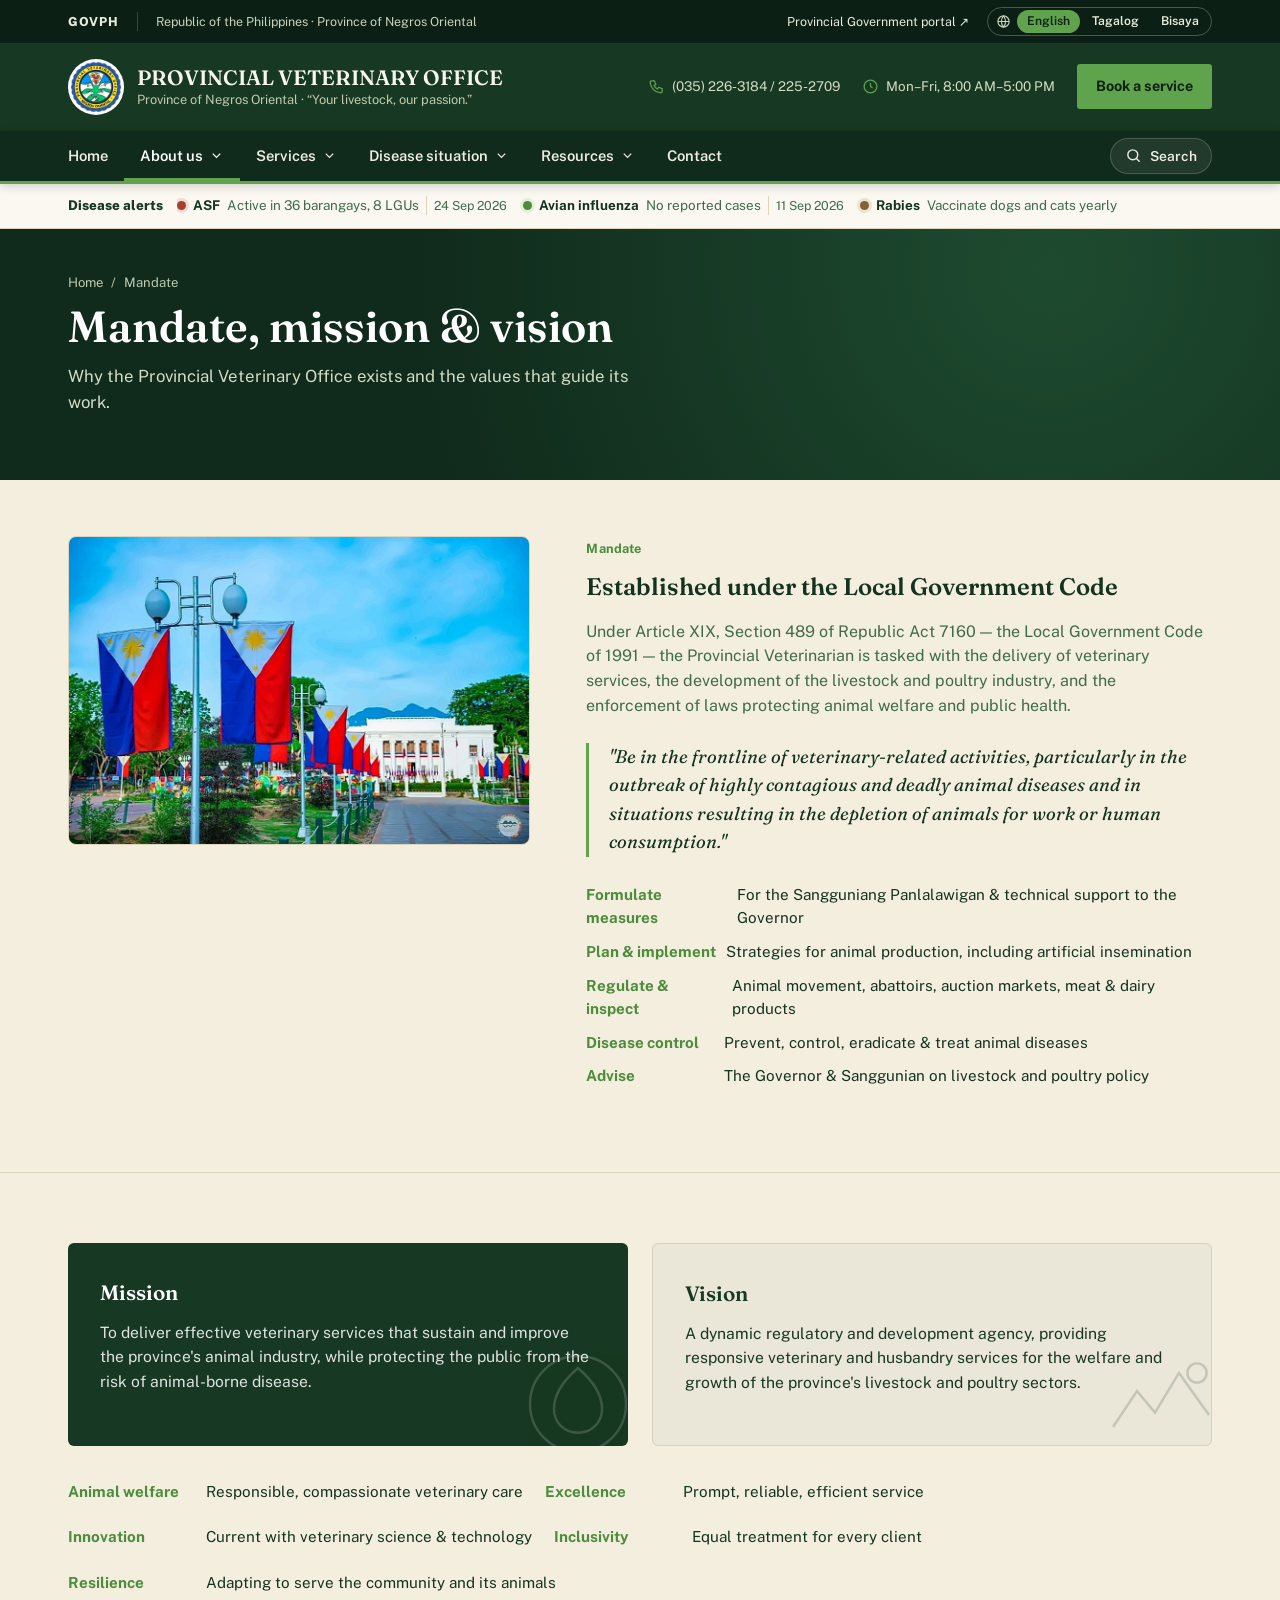
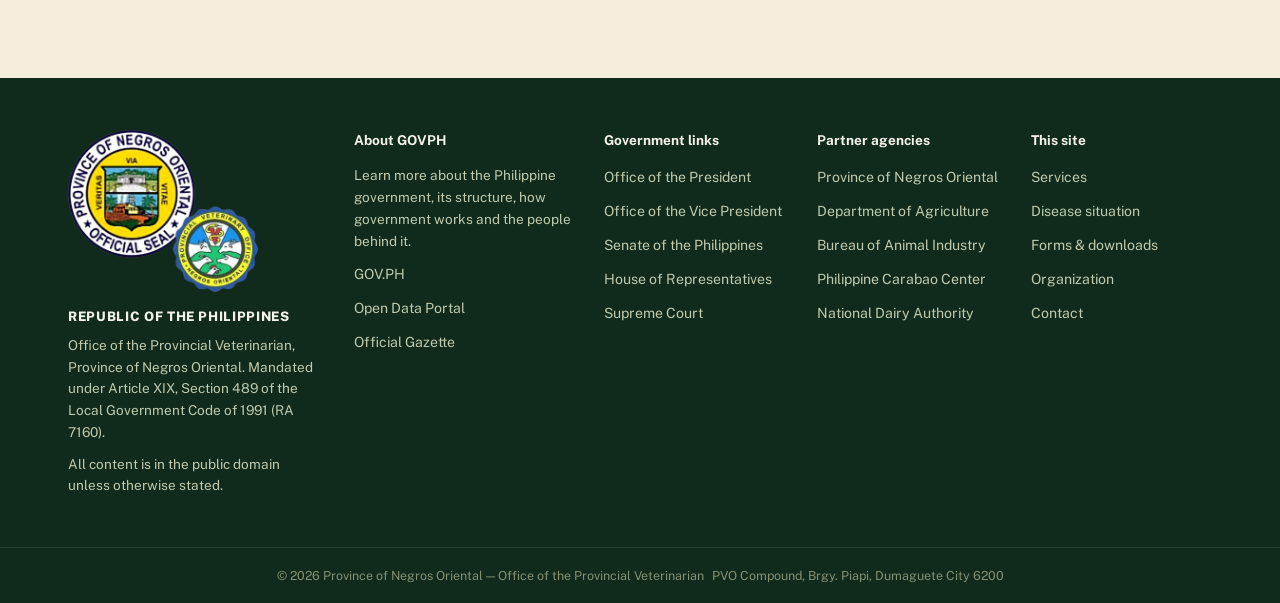
<file: about.html>
<!DOCTYPE html>
<html lang="en">
<head>
<meta charset="UTF-8">
<meta name="viewport" content="width=device-width, initial-scale=1, viewport-fit=cover">
<title>Mandate, Mission & Vision — Provincial Veterinary Office, Negros Oriental</title>
<link rel="icon" href="images/icons/favicon.ico" sizes="any">
<link rel="icon" href="images/icons/favicon-32.png" sizes="32x32" type="image/png">
<link rel="icon" href="images/icons/icon-192.png" sizes="192x192" type="image/png">
<link rel="apple-touch-icon" href="images/icons/apple-touch-icon.png">
<meta name="msapplication-TileImage" content="images/icons/mstile-270.png">
<meta name="theme-color" content="#173822">
<link rel="preconnect" href="https://fonts.googleapis.com">
<link rel="preconnect" href="https://fonts.gstatic.com" crossorigin>
<link href="https://fonts.googleapis.com/css2?family=Fraunces:opsz,wght@9..144,400;9..144,500;9..144,600;9..144,700&family=Public+Sans:wght@400;500;600;700;800&display=swap" rel="stylesheet">
<link rel="stylesheet" href="css/style.css">
</head>
<body>

<a class="skip-link" href="#main">Skip to content</a>

<div class="govph-bar">
  <div class="wrap">
    <a class="govph" href="https://www.gov.ph/" target="_blank" rel="noopener">GOVPH</a>
    <span class="gov-meta">Republic of the Philippines &middot; Province of Negros Oriental</span>
    <a class="gov-portal" href="https://negor.gov.ph/" target="_blank" rel="noopener">Provincial Government portal &#8599;</a>
  </div>
</div>

<header class="site-top">
  <div class="wrap">
    <a class="brand" href="index.html">
      <img class="mark" src="images/pvo-seal-mark.png" alt="" width="56" height="56">
      <span class="brand-text">
        <span class="office">PROVINCIAL VETERINARY OFFICE</span>
        <span class="province">Province of Negros Oriental &middot; &ldquo;Your livestock, our passion.&rdquo;</span>
      </span>
    </a>
    <div class="top-contact">
      <span><svg viewBox="0 0 24 24" fill="none" stroke="currentColor" stroke-width="1.8" aria-hidden="true"><path d="M5 4h4l2 5-2.5 1.5a11 11 0 0 0 5 5L15 13l5 2v4a2 2 0 0 1-2 2A16 16 0 0 1 3 6a2 2 0 0 1 2-2"/></svg>(035) 226-3184 / 225-2709</span>
      <span><svg viewBox="0 0 24 24" fill="none" stroke="currentColor" stroke-width="1.8" aria-hidden="true"><circle cx="12" cy="12" r="9"/><path d="M12 7v5l3 2"/></svg>Mon&ndash;Fri, 8:00 AM&ndash;5:00 PM</span>
      <a class="btn btn-primary" href="https://www.facebook.com/profile.php?id=61559705551489" target="_blank" rel="noopener">Book a service</a>
    </div>
  </div>
</header>

<div class="navbar" id="navbar">
  <div class="wrap">
    <button class="nav-toggle" id="navToggle" type="button" aria-expanded="false" aria-controls="mainMenu">
      <svg viewBox="0 0 24 24" fill="none" stroke="currentColor" stroke-width="2" stroke-linecap="round" aria-hidden="true"><path d="M3 6h18M3 12h18M3 18h18"/></svg>
      <span>Menu</span>
    </button>
    <nav class="mainnav" aria-label="Main">
      <ul class="menu" id="mainMenu">
        <li><a class="top" href="index.html">Home</a></li>
        <li class="has-sub is-current">
          <button class="top sub-toggle" type="button" aria-expanded="false" aria-controls="menu-1">About us<svg class="chev" viewBox="0 0 24 24" fill="none" stroke="currentColor" stroke-width="2" aria-hidden="true"><path d="m6 9 6 6 6-6"/></svg></button>
          <ul class="submenu" id="menu-1">
            <li><a href="about.html#about">Mandate &amp; legal basis</a></li>
            <li><a href="about.html#mission-vision">Mission, vision &amp; values</a></li>
            <li><a href="organization.html">Organizational structure</a></li>
          </ul>
        </li>
        <li class="has-sub">
          <button class="top sub-toggle" type="button" aria-expanded="false" aria-controls="menu-2">Services<svg class="chev" viewBox="0 0 24 24" fill="none" stroke="currentColor" stroke-width="2" aria-hidden="true"><path d="m6 9 6 6 6-6"/></svg></button>
          <ul class="submenu" id="menu-2">
            <li><a href="services.html#svc-health">Animal health &amp; protection</a></li>
            <li><a href="services.html#svc-production">Animal production</a></li>
            <li><a href="services.html#svc-regulation">Veterinary regulation</a></li>
            <li><a href="services.html#svc-extension">Extension &amp; outreach</a></li>
            <li><a href="services.html#svc-lgu">Services for LGUs</a></li>
            <li><a href="services.html#walkin">Before you visit</a></li>
            <li><a href="services.html#feedback">Feedback &amp; complaints</a></li>
            <li><a href="https://www.facebook.com/profile.php?id=61559705551489" target="_blank" rel="noopener">Book a service (Facebook)</a></li>
          </ul>
        </li>
        <li class="has-sub">
          <button class="top sub-toggle" type="button" aria-expanded="false" aria-controls="menu-3">Disease situation<svg class="chev" viewBox="0 0 24 24" fill="none" stroke="currentColor" stroke-width="2" aria-hidden="true"><path d="m6 9 6 6 6-6"/></svg></button>
          <ul class="submenu" id="menu-3">
            <li><a href="disease-status.html#asf">African Swine Fever</a></li>
            <li><a href="disease-status.html#avian">Avian Influenza</a></li>
            <li><a href="disease-status.html#rabies">Rabies</a></li>
            <li><a href="disease-status.html#rabies-exposed-dog">If your dog is exposed to rabies</a></li>
          </ul>
        </li>
        <li class="has-sub">
          <button class="top sub-toggle" type="button" aria-expanded="false" aria-controls="menu-4">Resources<svg class="chev" viewBox="0 0 24 24" fill="none" stroke="currentColor" stroke-width="2" aria-hidden="true"><path d="m6 9 6 6 6-6"/></svg></button>
          <ul class="submenu" id="menu-4">
            <li><a href="forms.html">Forms &amp; downloads</a></li>
            <li><a href="documents/da-rabies-exposed-dog-poster-filipino.pdf" download>Rabies exposed-dog poster (PDF)</a></li>
          </ul>
        </li>
        <li><a class="top" href="contact.html">Contact</a></li>
      </ul>
    </nav>
    <button class="search-open" type="button" aria-haspopup="dialog" aria-controls="siteSearch" title="Search this site (press /)">
      <svg viewBox="0 0 24 24" fill="none" stroke="currentColor" stroke-width="2" stroke-linecap="round" aria-hidden="true"><circle cx="11" cy="11" r="7"/><path d="m20 20-3.5-3.5"/></svg>
      <span>Search</span>
    </button>
  </div>
</div>


<main id="main">
  <div class="page-hero">
    <div class="wrap">
      <nav class="crumbs" aria-label="Breadcrumb"><a href="index.html">Home</a><span aria-hidden="true">/</span><span>Mandate</span></nav>
      <h1>Mandate, mission &amp; vision</h1>
      <p>Why the Provincial Veterinary Office exists and the values that guide its work.</p>
    </div>
  </div>
  <section id="about">
    <div class="wrap about-grid">
      <div>
        <img src="images/provincial-capitol.jpg" alt="The Negros Oriental Provincial Capitol in Dumaguete City, with Philippine flags lining the walkway" style="width:100%; height:auto; display:block; border-radius:8px; border:1px solid var(--line);">
      </div>
      <div>
        <span class="eyebrow">Mandate</span>
        <h2 style="margin-top:8px;">Established under the Local Government Code</h2>
        <p style="margin-top:14px; color:var(--ink-soft);">Under Article XIX, Section 489 of Republic Act 7160 — the Local Government Code of 1991 — the Provincial Veterinarian is tasked with the delivery of veterinary services, the development of the livestock and poultry industry, and the enforcement of laws protecting animal welfare and public health.</p>
        <blockquote>"Be in the frontline of veterinary-related activities, particularly in the outbreak of highly contagious and deadly animal diseases and in situations resulting in the depletion of animals for work or human consumption."</blockquote>
        <div class="who" style="margin-top:26px;">
          <div><span class="tag">Formulate measures</span><span>For the Sangguniang Panlalawigan &amp; technical support to the Governor</span></div>
          <div><span class="tag">Plan &amp; implement</span><span>Strategies for animal production, including artificial insemination</span></div>
          <div><span class="tag">Regulate &amp; inspect</span><span>Animal movement, abattoirs, auction markets, meat &amp; dairy products</span></div>
          <div><span class="tag">Disease control</span><span>Prevent, control, eradicate &amp; treat animal diseases</span></div>
          <div><span class="tag">Advise</span><span>The Governor &amp; Sanggunian on livestock and poultry policy</span></div>
        </div>
      </div>
    </div>
  </section>

  <section id="mission-vision" style="padding-top:70px;">
    <div class="wrap">
      <div class="mv-grid">
        <div class="mv-card">
          <h3>Mission</h3>
          <p>To deliver effective veterinary services that sustain and improve the province's animal industry, while protecting the public from the risk of animal-borne disease.</p>
          <svg class="glyph" viewBox="0 0 100 100" fill="none" stroke="#fff" stroke-width="2"><circle cx="50" cy="50" r="40"/><path d="M50 20c-14 12-20 24-20 34 0 12 9 20 20 20s20-8 20-20c0-10-6-22-20-34Z"/></svg>
        </div>
        <div class="mv-card">
          <h3>Vision</h3>
          <p>A dynamic regulatory and development agency, providing responsive veterinary and husbandry services for the welfare and growth of the province's livestock and poultry sectors.</p>
          <svg class="glyph" viewBox="0 0 100 100" fill="none" stroke="#fff" stroke-width="2"><path d="M10 70 L30 40 L45 58 L65 25 L90 60"/><circle cx="80" cy="25" r="8"/></svg>
        </div>
      </div>
      <div class="who" style="margin-top:34px; flex-direction:row; flex-wrap:wrap; gap:22px;">
        <div><span class="tag">Animal welfare</span><span>Responsible, compassionate veterinary care</span></div>
        <div><span class="tag">Excellence</span><span>Prompt, reliable, efficient service</span></div>
        <div><span class="tag">Innovation</span><span>Current with veterinary science &amp; technology</span></div>
        <div><span class="tag">Inclusivity</span><span>Equal treatment for every client</span></div>
        <div><span class="tag">Resilience</span><span>Adapting to serve the community and its animals</span></div>
      </div>
    </div>
  </section>
</main>

<footer class="site-footer">
  <div class="wrap footer-grid">
    <div class="footer-id">
      <img src="images/official-seals-footer.png" alt="Seals of the Province of Negros Oriental and the Provincial Veterinary Office" width="190">
      <p class="rp">Republic of the Philippines</p>
      <p>Office of the Provincial Veterinarian, Province of Negros Oriental. Mandated under Article XIX, Section 489 of the Local Government Code of 1991 (RA 7160).</p>
      <p>All content is in the public domain unless otherwise stated.</p>
    </div>
    <div>
      <h4>About GOVPH</h4>
      <p>Learn more about the Philippine government, its structure, how government works and the people behind it.</p>
      <ul>
        <li><a href="https://www.gov.ph/" target="_blank" rel="noopener">GOV.PH</a></li>
        <li><a href="https://data.gov.ph/" target="_blank" rel="noopener">Open Data Portal</a></li>
        <li><a href="https://www.officialgazette.gov.ph/" target="_blank" rel="noopener">Official Gazette</a></li>
      </ul>
    </div>
    <div>
      <h4>Government links</h4>
      <ul>
        <li><a href="https://pco.gov.ph/" target="_blank" rel="noopener">Office of the President</a></li>
        <li><a href="https://ovp.gov.ph/" target="_blank" rel="noopener">Office of the Vice President</a></li>
        <li><a href="https://web.senate.gov.ph/" target="_blank" rel="noopener">Senate of the Philippines</a></li>
        <li><a href="https://www.congress.gov.ph/" target="_blank" rel="noopener">House of Representatives</a></li>
        <li><a href="https://sc.judiciary.gov.ph/" target="_blank" rel="noopener">Supreme Court</a></li>
      </ul>
    </div>
    <div>
      <h4>Partner agencies</h4>
      <ul>
        <li><a href="https://negor.gov.ph/" target="_blank" rel="noopener">Province of Negros Oriental</a></li>
        <li><a href="https://www.da.gov.ph/" target="_blank" rel="noopener">Department of Agriculture</a></li>
        <li><a href="https://www.bai.gov.ph/" target="_blank" rel="noopener">Bureau of Animal Industry</a></li>
        <li><a href="https://www.pcc.gov.ph/" target="_blank" rel="noopener">Philippine Carabao Center</a></li>
        <li><a href="https://nda.da.gov.ph/" target="_blank" rel="noopener">National Dairy Authority</a></li>
      </ul>
    </div>
    <div>
      <h4>This site</h4>
      <ul>
        <li><a href="services.html">Services</a></li>
        <li><a href="disease-status.html">Disease situation</a></li>
        <li><a href="forms.html">Forms &amp; downloads</a></li>
        <li><a href="organization.html">Organization</a></li>
        <li><a href="contact.html">Contact</a></li>
      </ul>
    </div>
  </div>
  <div class="footer-bottom">
    <div class="wrap">
      <span>&copy; 2026 Province of Negros Oriental &mdash; Office of the Provincial Veterinarian</span>
      <span>PVO Compound, Brgy. Piapi, Dumaguete City 6200</span>
    </div>
  </div>
</footer>



<script src="js/search-index.js"></script>
<script src="js/main.js"></script>
<script src="js/i18n-dict.js"></script>
<script src="js/i18n-core.js"></script>
</body>
</html>
</file>
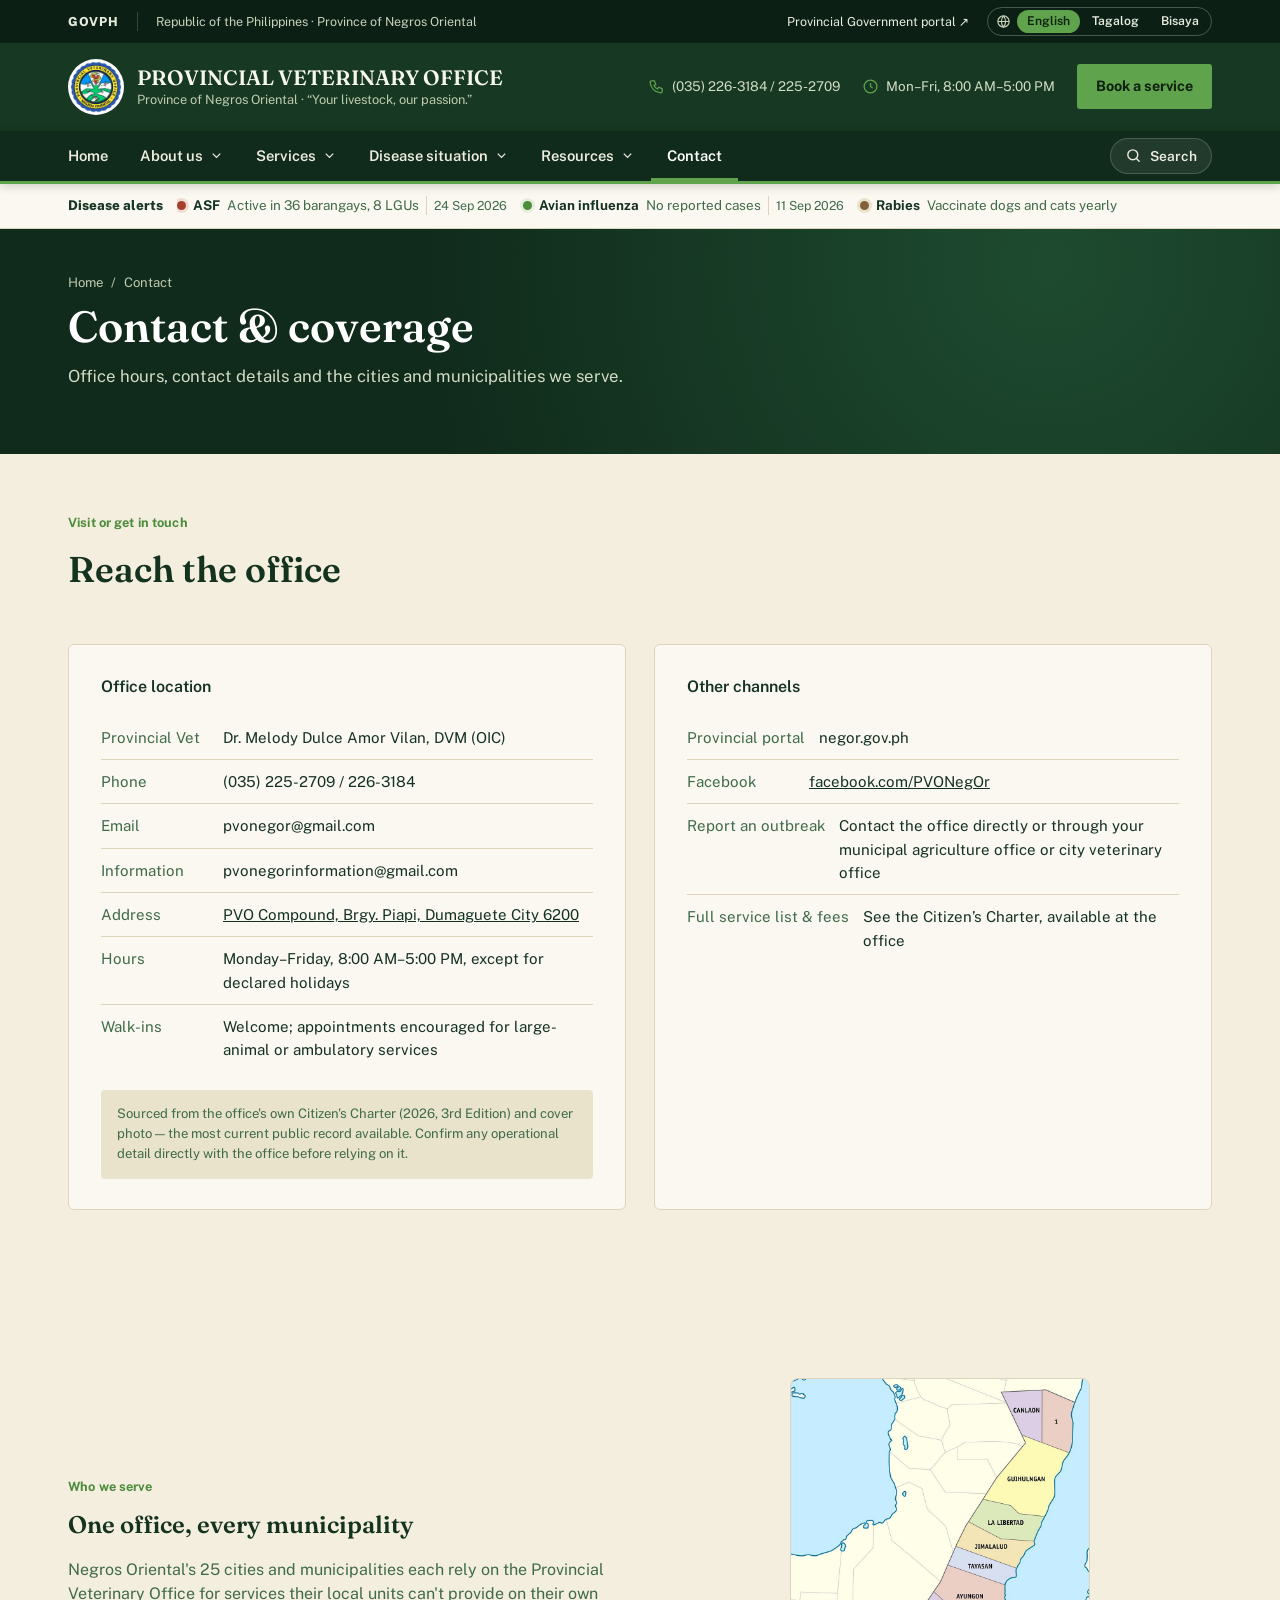
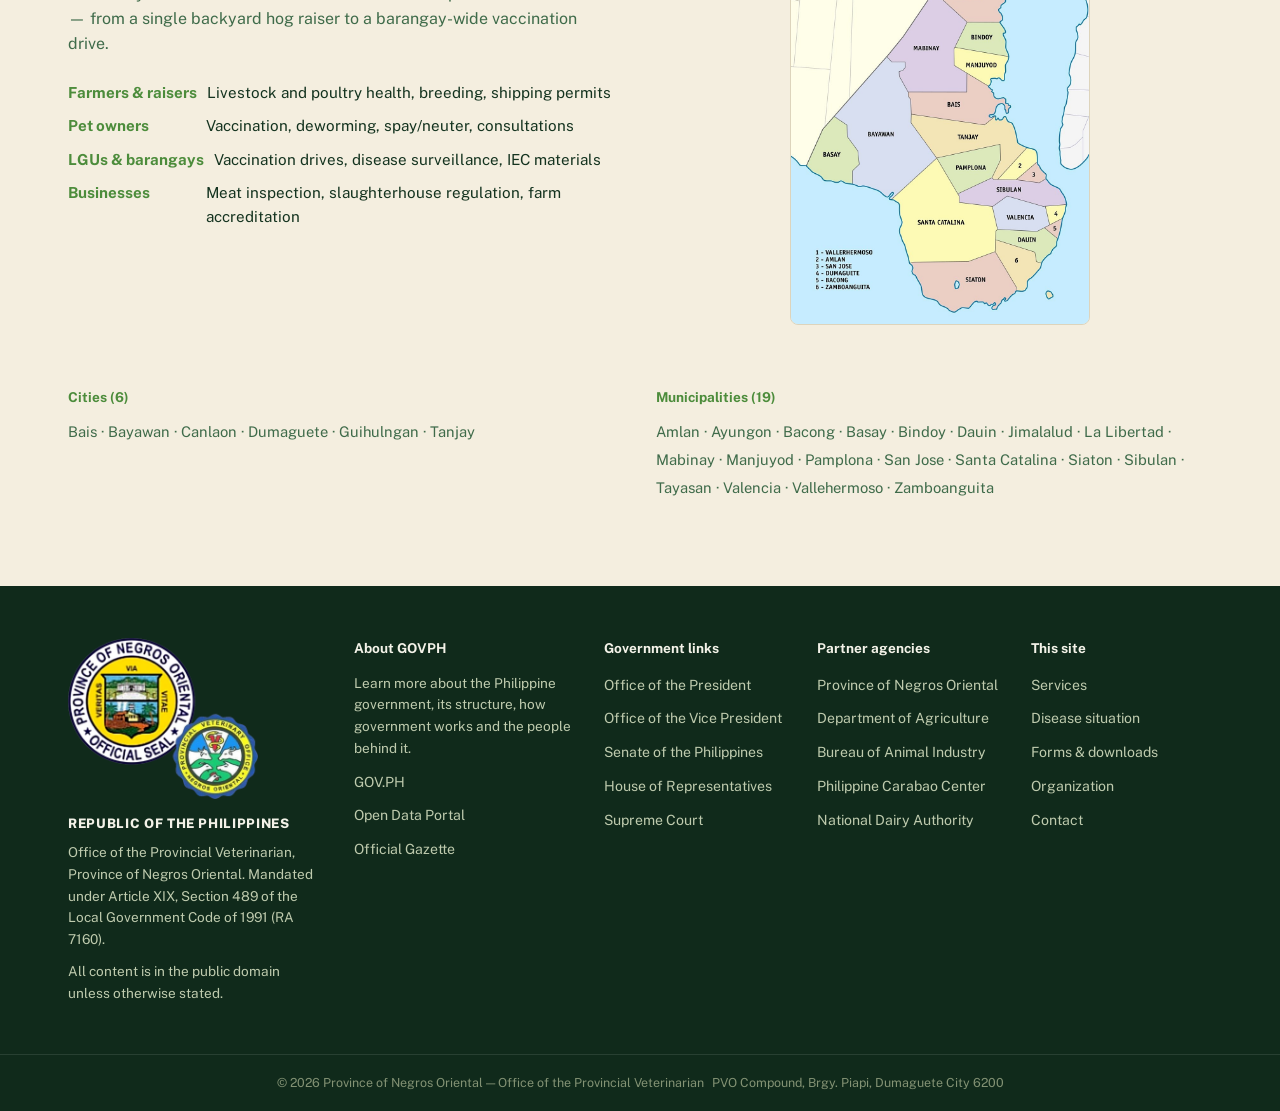
<file: contact.html>
<!DOCTYPE html>
<html lang="en">
<head>
<meta charset="UTF-8">
<meta name="viewport" content="width=device-width, initial-scale=1, viewport-fit=cover">
<title>Contact — Provincial Veterinary Office, Negros Oriental</title>
<link rel="icon" href="images/icons/favicon.ico" sizes="any">
<link rel="icon" href="images/icons/favicon-32.png" sizes="32x32" type="image/png">
<link rel="icon" href="images/icons/icon-192.png" sizes="192x192" type="image/png">
<link rel="apple-touch-icon" href="images/icons/apple-touch-icon.png">
<meta name="msapplication-TileImage" content="images/icons/mstile-270.png">
<meta name="theme-color" content="#173822">
<link rel="preconnect" href="https://fonts.googleapis.com">
<link rel="preconnect" href="https://fonts.gstatic.com" crossorigin>
<link href="https://fonts.googleapis.com/css2?family=Fraunces:opsz,wght@9..144,400;9..144,500;9..144,600;9..144,700&family=Public+Sans:wght@400;500;600;700;800&display=swap" rel="stylesheet">
<link rel="stylesheet" href="css/style.css">
</head>
<body>

<a class="skip-link" href="#main">Skip to content</a>

<div class="govph-bar">
  <div class="wrap">
    <a class="govph" href="https://www.gov.ph/" target="_blank" rel="noopener">GOVPH</a>
    <span class="gov-meta">Republic of the Philippines &middot; Province of Negros Oriental</span>
    <a class="gov-portal" href="https://negor.gov.ph/" target="_blank" rel="noopener">Provincial Government portal &#8599;</a>
  </div>
</div>

<header class="site-top">
  <div class="wrap">
    <a class="brand" href="index.html">
      <img class="mark" src="images/pvo-seal-mark.png" alt="" width="56" height="56">
      <span class="brand-text">
        <span class="office">PROVINCIAL VETERINARY OFFICE</span>
        <span class="province">Province of Negros Oriental &middot; &ldquo;Your livestock, our passion.&rdquo;</span>
      </span>
    </a>
    <div class="top-contact">
      <span><svg viewBox="0 0 24 24" fill="none" stroke="currentColor" stroke-width="1.8" aria-hidden="true"><path d="M5 4h4l2 5-2.5 1.5a11 11 0 0 0 5 5L15 13l5 2v4a2 2 0 0 1-2 2A16 16 0 0 1 3 6a2 2 0 0 1 2-2"/></svg>(035) 226-3184 / 225-2709</span>
      <span><svg viewBox="0 0 24 24" fill="none" stroke="currentColor" stroke-width="1.8" aria-hidden="true"><circle cx="12" cy="12" r="9"/><path d="M12 7v5l3 2"/></svg>Mon&ndash;Fri, 8:00 AM&ndash;5:00 PM</span>
      <a class="btn btn-primary" href="https://www.facebook.com/profile.php?id=61559705551489" target="_blank" rel="noopener">Book a service</a>
    </div>
  </div>
</header>

<div class="navbar" id="navbar">
  <div class="wrap">
    <button class="nav-toggle" id="navToggle" type="button" aria-expanded="false" aria-controls="mainMenu">
      <svg viewBox="0 0 24 24" fill="none" stroke="currentColor" stroke-width="2" stroke-linecap="round" aria-hidden="true"><path d="M3 6h18M3 12h18M3 18h18"/></svg>
      <span>Menu</span>
    </button>
    <nav class="mainnav" aria-label="Main">
      <ul class="menu" id="mainMenu">
        <li><a class="top" href="index.html">Home</a></li>
        <li class="has-sub">
          <button class="top sub-toggle" type="button" aria-expanded="false" aria-controls="menu-1">About us<svg class="chev" viewBox="0 0 24 24" fill="none" stroke="currentColor" stroke-width="2" aria-hidden="true"><path d="m6 9 6 6 6-6"/></svg></button>
          <ul class="submenu" id="menu-1">
            <li><a href="about.html#about">Mandate &amp; legal basis</a></li>
            <li><a href="about.html#mission-vision">Mission, vision &amp; values</a></li>
            <li><a href="organization.html">Organizational structure</a></li>
          </ul>
        </li>
        <li class="has-sub">
          <button class="top sub-toggle" type="button" aria-expanded="false" aria-controls="menu-2">Services<svg class="chev" viewBox="0 0 24 24" fill="none" stroke="currentColor" stroke-width="2" aria-hidden="true"><path d="m6 9 6 6 6-6"/></svg></button>
          <ul class="submenu" id="menu-2">
            <li><a href="services.html#svc-health">Animal health &amp; protection</a></li>
            <li><a href="services.html#svc-production">Animal production</a></li>
            <li><a href="services.html#svc-regulation">Veterinary regulation</a></li>
            <li><a href="services.html#svc-extension">Extension &amp; outreach</a></li>
            <li><a href="services.html#svc-lgu">Services for LGUs</a></li>
            <li><a href="services.html#walkin">Before you visit</a></li>
            <li><a href="services.html#feedback">Feedback &amp; complaints</a></li>
            <li><a href="https://www.facebook.com/profile.php?id=61559705551489" target="_blank" rel="noopener">Book a service (Facebook)</a></li>
          </ul>
        </li>
        <li class="has-sub">
          <button class="top sub-toggle" type="button" aria-expanded="false" aria-controls="menu-3">Disease situation<svg class="chev" viewBox="0 0 24 24" fill="none" stroke="currentColor" stroke-width="2" aria-hidden="true"><path d="m6 9 6 6 6-6"/></svg></button>
          <ul class="submenu" id="menu-3">
            <li><a href="disease-status.html#asf">African Swine Fever</a></li>
            <li><a href="disease-status.html#avian">Avian Influenza</a></li>
            <li><a href="disease-status.html#rabies">Rabies</a></li>
            <li><a href="disease-status.html#rabies-exposed-dog">If your dog is exposed to rabies</a></li>
          </ul>
        </li>
        <li class="has-sub">
          <button class="top sub-toggle" type="button" aria-expanded="false" aria-controls="menu-4">Resources<svg class="chev" viewBox="0 0 24 24" fill="none" stroke="currentColor" stroke-width="2" aria-hidden="true"><path d="m6 9 6 6 6-6"/></svg></button>
          <ul class="submenu" id="menu-4">
            <li><a href="forms.html">Forms &amp; downloads</a></li>
            <li><a href="documents/da-rabies-exposed-dog-poster-filipino.pdf" download>Rabies exposed-dog poster (PDF)</a></li>
          </ul>
        </li>
        <li><a class="top" href="contact.html" aria-current="page">Contact</a></li>
      </ul>
    </nav>
    <button class="search-open" type="button" aria-haspopup="dialog" aria-controls="siteSearch" title="Search this site (press /)">
      <svg viewBox="0 0 24 24" fill="none" stroke="currentColor" stroke-width="2" stroke-linecap="round" aria-hidden="true"><circle cx="11" cy="11" r="7"/><path d="m20 20-3.5-3.5"/></svg>
      <span>Search</span>
    </button>
  </div>
</div>


<main id="main">
  <div class="page-hero">
    <div class="wrap">
      <nav class="crumbs" aria-label="Breadcrumb"><a href="index.html">Home</a><span aria-hidden="true">/</span><span>Contact</span></nav>
      <h1>Contact &amp; coverage</h1>
      <p>Office hours, contact details and the cities and municipalities we serve.</p>
    </div>
  </div>
  <section id="contact" style="border-bottom:none;">
    <div class="wrap">
      <div class="section-head">
        <span class="eyebrow">Visit or get in touch</span>
        <h2>Reach the office</h2>
      </div>
      <div class="contact-grid">
        <div class="contact-card">
          <h3>Office location</h3>
          <div class="contact-line"><span class="k">Provincial Vet</span><span>Dr. Melody Dulce Amor Vilan, DVM (OIC)</span></div>
          <div class="contact-line"><span class="k">Phone</span><span>(035) 225-2709 / 226-3184</span></div>
          <div class="contact-line"><span class="k">Email</span><span>pvonegor@gmail.com</span></div>
          <div class="contact-line"><span class="k">Information</span><span>pvonegorinformation@gmail.com</span></div>
          <div class="contact-line"><span class="k">Address</span><span><a href="https://www.bing.com/maps/search?v=2&amp;pc=FACEBK&amp;mid=8100&amp;mkt=en-US&amp;FORM=FBKPL1&amp;style=r&amp;ss=id.ypid%3A73883933F5B7BFE1&amp;q=Provincial+Veterinary+Office&amp;cp=9.321694%7E123.301788&amp;lvl=20" target="_blank" rel="noopener" style="text-decoration:underline;">PVO Compound, Brgy. Piapi, Dumaguete City 6200</a></span></div>
          <div class="contact-line"><span class="k">Hours</span><span>Monday–Friday, 8:00 AM–5:00 PM, except for declared holidays</span></div>
          <div class="contact-line"><span class="k">Walk-ins</span><span>Welcome; appointments encouraged for large-animal or ambulatory services</span></div>
          <div class="note-box">Sourced from the office's own Citizen's Charter (2026, 3rd Edition) and cover photo — the most current public record available. Confirm any operational detail directly with the office before relying on it.</div>
        </div>
        <div class="contact-card">
          <h3>Other channels</h3>
          <div class="contact-line"><span class="k">Provincial portal</span><span>negor.gov.ph</span></div>
          <div class="contact-line"><span class="k">Facebook</span><span><a href="https://www.facebook.com/profile.php?id=61559705551489" style="text-decoration:underline;">facebook.com/PVONegOr</a></span></div>
          <div class="contact-line"><span class="k">Report an outbreak</span><span>Contact the office directly or through your municipal agriculture office or city veterinary office</span></div>
          <div class="contact-line"><span class="k">Full service list &amp; fees</span><span>See the Citizen&rsquo;s Charter, available at the office</span></div>
        </div>
      </div>
    </div>
  </section>

  <section id="coverage">
    <div class="wrap coverage">
      <div class="coverage-copy">
        <span class="eyebrow">Who we serve</span>
        <h2 style="margin-top:8px;">One office, every municipality</h2>
        <p>Negros Oriental's 25 cities and municipalities each rely on the Provincial Veterinary Office for services their local units can't provide on their own — from a single backyard hog raiser to a barangay-wide vaccination drive.</p>
        <div class="who">
          <div><span class="tag">Farmers &amp; raisers</span><span>Livestock and poultry health, breeding, shipping permits</span></div>
          <div><span class="tag">Pet owners</span><span>Vaccination, deworming, spay/neuter, consultations</span></div>
          <div><span class="tag">LGUs &amp; barangays</span><span>Vaccination drives, disease surveillance, IEC materials</span></div>
          <div><span class="tag">Businesses</span><span>Meat inspection, slaughterhouse regulation, farm accreditation</span></div>
        </div>
      </div>
      <div>
        <img src="images/negros-oriental-map.jpg" alt="Political map of Negros Oriental province, showing its 6 component cities and 19 municipalities" style="width:55%; max-width:320px; height:auto; display:block; margin:0 auto; border-radius:8px; border:1px solid var(--line); background:var(--leaf-100);">
      </div>
    </div>
    <div class="wrap">
      <div class="lgu-grid">
        <div>
          <h4>Cities (6)</h4>
          <p>Bais &middot; Bayawan &middot; Canlaon &middot; Dumaguete &middot; Guihulngan &middot; Tanjay</p>
        </div>
        <div>
          <h4>Municipalities (19)</h4>
          <p>Amlan &middot; Ayungon &middot; Bacong &middot; Basay &middot; Bindoy &middot; Dauin &middot; Jimalalud &middot; La Libertad &middot; Mabinay &middot; Manjuyod &middot; Pamplona &middot; San Jose &middot; Santa Catalina &middot; Siaton &middot; Sibulan &middot; Tayasan &middot; Valencia &middot; Vallehermoso &middot; Zamboanguita</p>
        </div>
      </div>
    </div>
  </section>
</main>

<footer class="site-footer">
  <div class="wrap footer-grid">
    <div class="footer-id">
      <img src="images/official-seals-footer.png" alt="Seals of the Province of Negros Oriental and the Provincial Veterinary Office" width="190">
      <p class="rp">Republic of the Philippines</p>
      <p>Office of the Provincial Veterinarian, Province of Negros Oriental. Mandated under Article XIX, Section 489 of the Local Government Code of 1991 (RA 7160).</p>
      <p>All content is in the public domain unless otherwise stated.</p>
    </div>
    <div>
      <h4>About GOVPH</h4>
      <p>Learn more about the Philippine government, its structure, how government works and the people behind it.</p>
      <ul>
        <li><a href="https://www.gov.ph/" target="_blank" rel="noopener">GOV.PH</a></li>
        <li><a href="https://data.gov.ph/" target="_blank" rel="noopener">Open Data Portal</a></li>
        <li><a href="https://www.officialgazette.gov.ph/" target="_blank" rel="noopener">Official Gazette</a></li>
      </ul>
    </div>
    <div>
      <h4>Government links</h4>
      <ul>
        <li><a href="https://pco.gov.ph/" target="_blank" rel="noopener">Office of the President</a></li>
        <li><a href="https://ovp.gov.ph/" target="_blank" rel="noopener">Office of the Vice President</a></li>
        <li><a href="https://web.senate.gov.ph/" target="_blank" rel="noopener">Senate of the Philippines</a></li>
        <li><a href="https://www.congress.gov.ph/" target="_blank" rel="noopener">House of Representatives</a></li>
        <li><a href="https://sc.judiciary.gov.ph/" target="_blank" rel="noopener">Supreme Court</a></li>
      </ul>
    </div>
    <div>
      <h4>Partner agencies</h4>
      <ul>
        <li><a href="https://negor.gov.ph/" target="_blank" rel="noopener">Province of Negros Oriental</a></li>
        <li><a href="https://www.da.gov.ph/" target="_blank" rel="noopener">Department of Agriculture</a></li>
        <li><a href="https://www.bai.gov.ph/" target="_blank" rel="noopener">Bureau of Animal Industry</a></li>
        <li><a href="https://www.pcc.gov.ph/" target="_blank" rel="noopener">Philippine Carabao Center</a></li>
        <li><a href="https://nda.da.gov.ph/" target="_blank" rel="noopener">National Dairy Authority</a></li>
      </ul>
    </div>
    <div>
      <h4>This site</h4>
      <ul>
        <li><a href="services.html">Services</a></li>
        <li><a href="disease-status.html">Disease situation</a></li>
        <li><a href="forms.html">Forms &amp; downloads</a></li>
        <li><a href="organization.html">Organization</a></li>
        <li><a href="contact.html">Contact</a></li>
      </ul>
    </div>
  </div>
  <div class="footer-bottom">
    <div class="wrap">
      <span>&copy; 2026 Province of Negros Oriental &mdash; Office of the Provincial Veterinarian</span>
      <span>PVO Compound, Brgy. Piapi, Dumaguete City 6200</span>
    </div>
  </div>
</footer>



<script src="js/search-index.js"></script>
<script src="js/main.js"></script>
<script src="js/i18n-dict.js"></script>
<script src="js/i18n-core.js"></script>
</body>
</html>
</file>
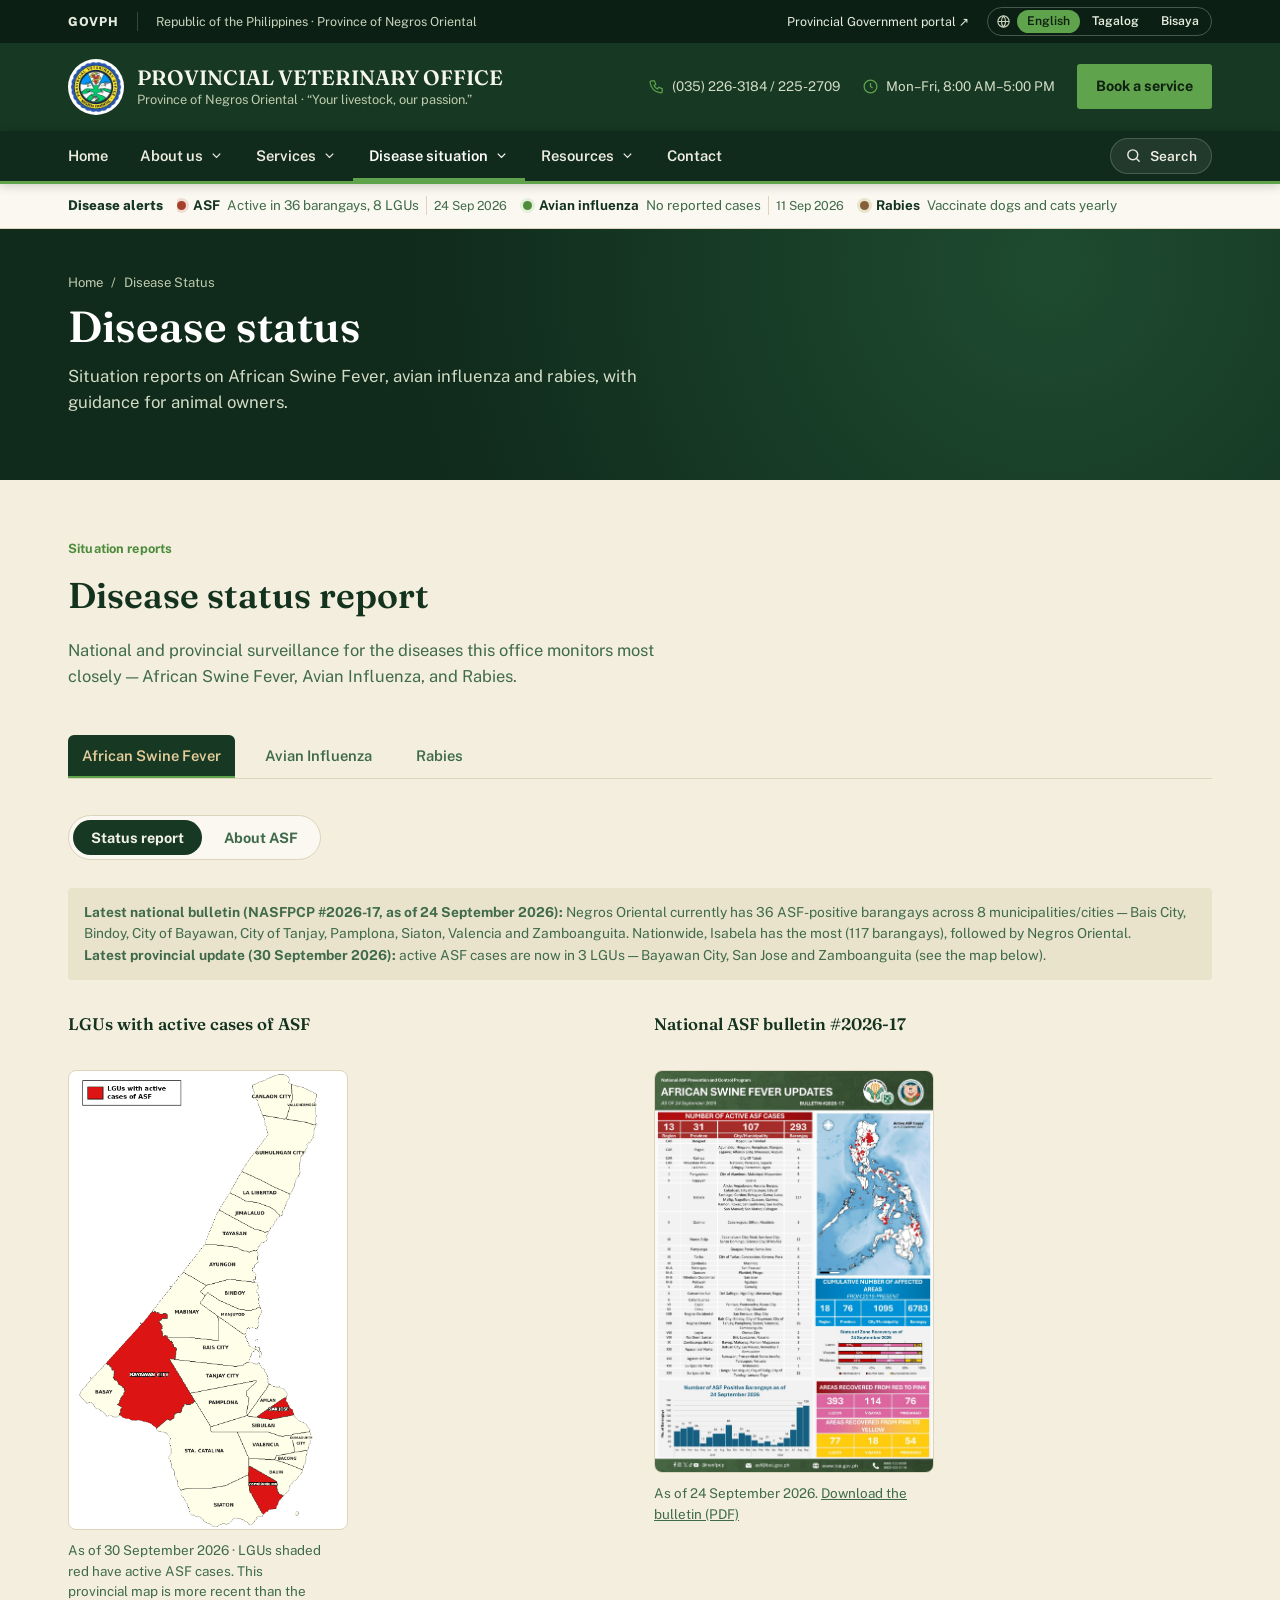
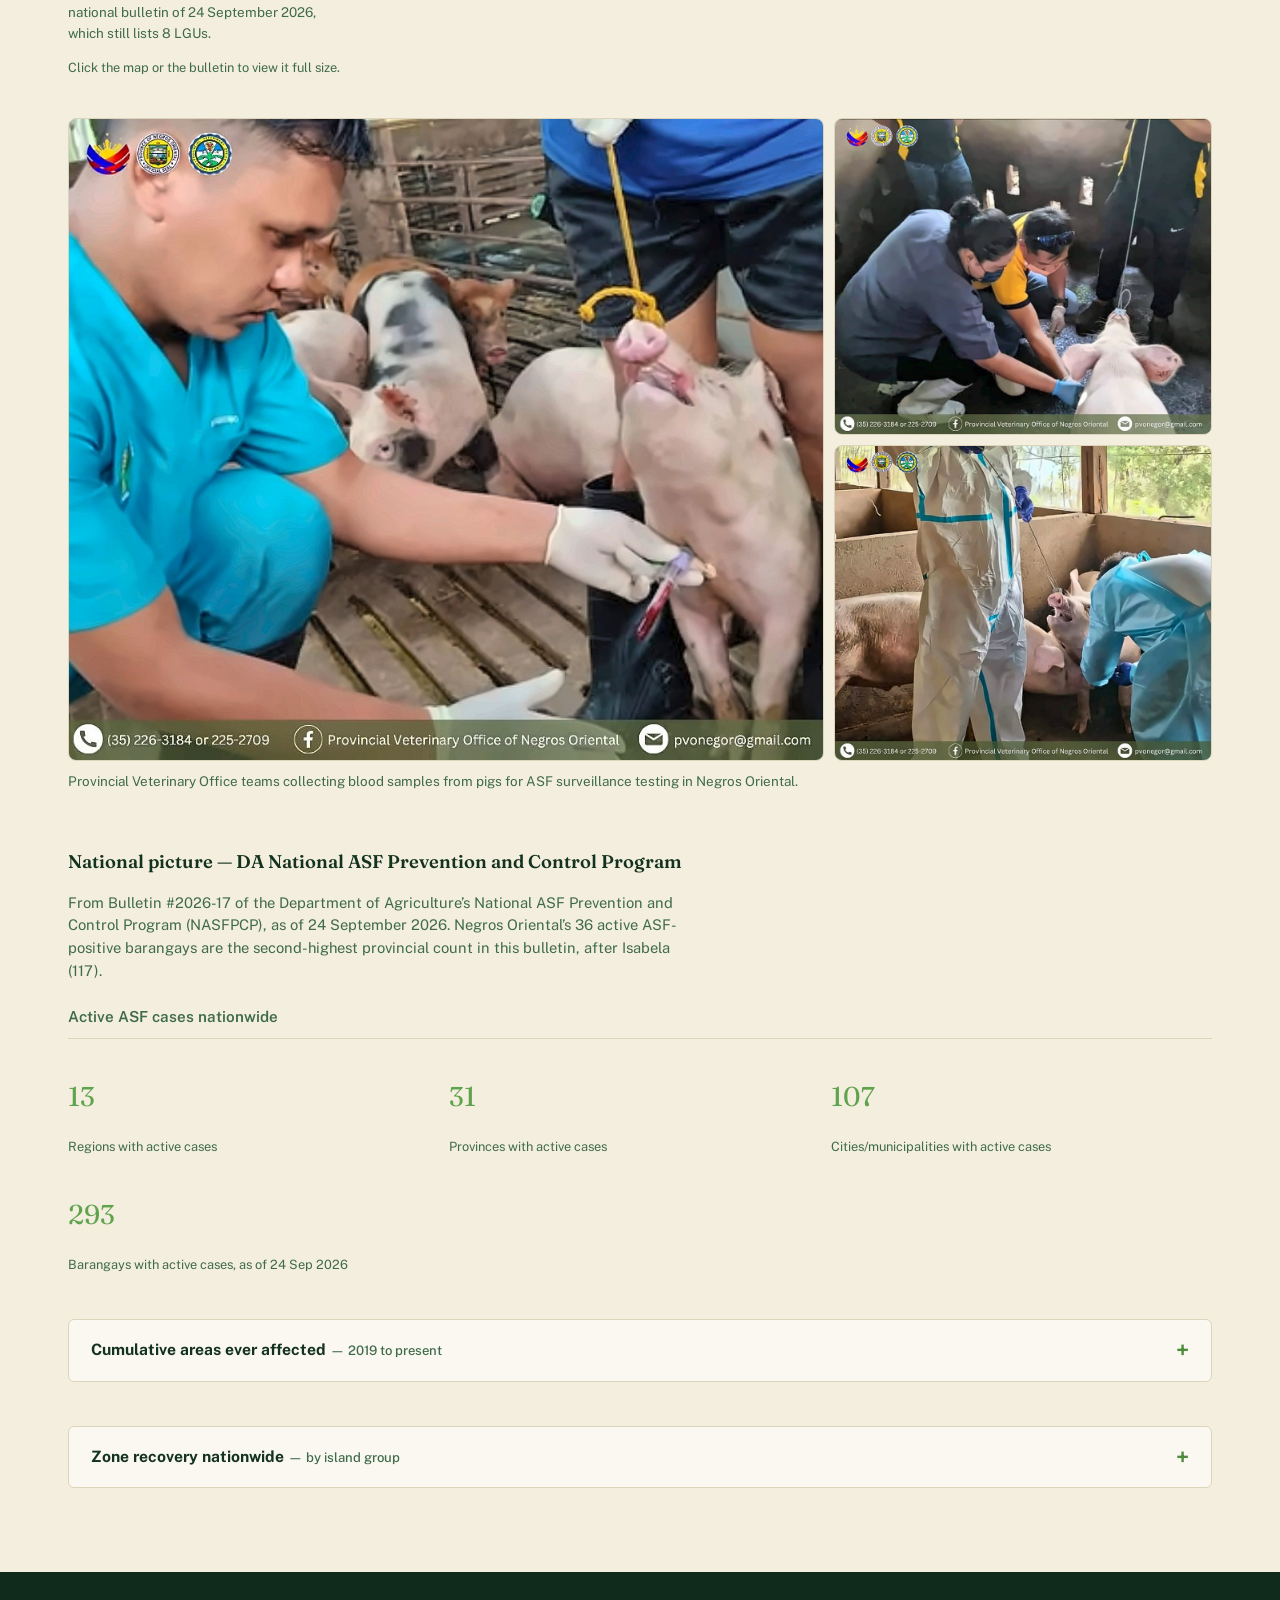
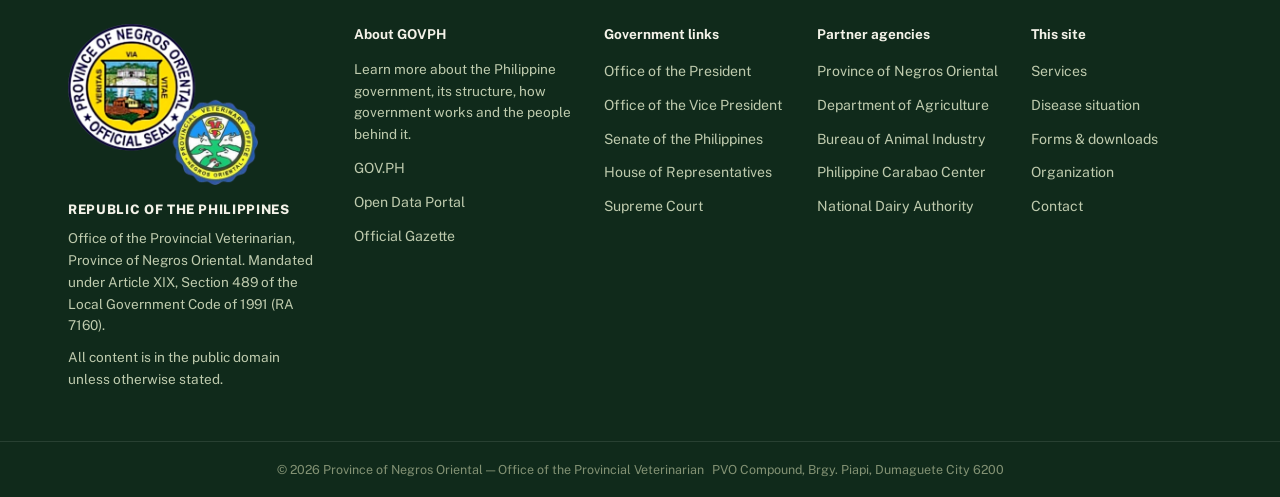
<file: disease-status.html>
<!DOCTYPE html>
<html lang="en">
<head>
<meta charset="UTF-8">
<meta name="viewport" content="width=device-width, initial-scale=1, viewport-fit=cover">
<title>Disease Status — Provincial Veterinary Office, Negros Oriental</title>
<link rel="icon" href="images/icons/favicon.ico" sizes="any">
<link rel="icon" href="images/icons/favicon-32.png" sizes="32x32" type="image/png">
<link rel="icon" href="images/icons/icon-192.png" sizes="192x192" type="image/png">
<link rel="apple-touch-icon" href="images/icons/apple-touch-icon.png">
<meta name="msapplication-TileImage" content="images/icons/mstile-270.png">
<meta name="theme-color" content="#173822">
<link rel="preconnect" href="https://fonts.googleapis.com">
<link rel="preconnect" href="https://fonts.gstatic.com" crossorigin>
<link href="https://fonts.googleapis.com/css2?family=Fraunces:opsz,wght@9..144,400;9..144,500;9..144,600;9..144,700&family=Public+Sans:wght@400;500;600;700;800&display=swap" rel="stylesheet">
<link rel="stylesheet" href="css/style.css">
</head>
<body>

<a class="skip-link" href="#main">Skip to content</a>

<div class="govph-bar">
  <div class="wrap">
    <a class="govph" href="https://www.gov.ph/" target="_blank" rel="noopener">GOVPH</a>
    <span class="gov-meta">Republic of the Philippines &middot; Province of Negros Oriental</span>
    <a class="gov-portal" href="https://negor.gov.ph/" target="_blank" rel="noopener">Provincial Government portal &#8599;</a>
  </div>
</div>

<header class="site-top">
  <div class="wrap">
    <a class="brand" href="index.html">
      <img class="mark" src="images/pvo-seal-mark.png" alt="" width="56" height="56">
      <span class="brand-text">
        <span class="office">PROVINCIAL VETERINARY OFFICE</span>
        <span class="province">Province of Negros Oriental &middot; &ldquo;Your livestock, our passion.&rdquo;</span>
      </span>
    </a>
    <div class="top-contact">
      <span><svg viewBox="0 0 24 24" fill="none" stroke="currentColor" stroke-width="1.8" aria-hidden="true"><path d="M5 4h4l2 5-2.5 1.5a11 11 0 0 0 5 5L15 13l5 2v4a2 2 0 0 1-2 2A16 16 0 0 1 3 6a2 2 0 0 1 2-2"/></svg>(035) 226-3184 / 225-2709</span>
      <span><svg viewBox="0 0 24 24" fill="none" stroke="currentColor" stroke-width="1.8" aria-hidden="true"><circle cx="12" cy="12" r="9"/><path d="M12 7v5l3 2"/></svg>Mon&ndash;Fri, 8:00 AM&ndash;5:00 PM</span>
      <a class="btn btn-primary" href="https://www.facebook.com/profile.php?id=61559705551489" target="_blank" rel="noopener">Book a service</a>
    </div>
  </div>
</header>

<div class="navbar" id="navbar">
  <div class="wrap">
    <button class="nav-toggle" id="navToggle" type="button" aria-expanded="false" aria-controls="mainMenu">
      <svg viewBox="0 0 24 24" fill="none" stroke="currentColor" stroke-width="2" stroke-linecap="round" aria-hidden="true"><path d="M3 6h18M3 12h18M3 18h18"/></svg>
      <span>Menu</span>
    </button>
    <nav class="mainnav" aria-label="Main">
      <ul class="menu" id="mainMenu">
        <li><a class="top" href="index.html">Home</a></li>
        <li class="has-sub">
          <button class="top sub-toggle" type="button" aria-expanded="false" aria-controls="menu-1">About us<svg class="chev" viewBox="0 0 24 24" fill="none" stroke="currentColor" stroke-width="2" aria-hidden="true"><path d="m6 9 6 6 6-6"/></svg></button>
          <ul class="submenu" id="menu-1">
            <li><a href="about.html#about">Mandate &amp; legal basis</a></li>
            <li><a href="about.html#mission-vision">Mission, vision &amp; values</a></li>
            <li><a href="organization.html">Organizational structure</a></li>
          </ul>
        </li>
        <li class="has-sub">
          <button class="top sub-toggle" type="button" aria-expanded="false" aria-controls="menu-2">Services<svg class="chev" viewBox="0 0 24 24" fill="none" stroke="currentColor" stroke-width="2" aria-hidden="true"><path d="m6 9 6 6 6-6"/></svg></button>
          <ul class="submenu" id="menu-2">
            <li><a href="services.html#svc-health">Animal health &amp; protection</a></li>
            <li><a href="services.html#svc-production">Animal production</a></li>
            <li><a href="services.html#svc-regulation">Veterinary regulation</a></li>
            <li><a href="services.html#svc-extension">Extension &amp; outreach</a></li>
            <li><a href="services.html#svc-lgu">Services for LGUs</a></li>
            <li><a href="services.html#walkin">Before you visit</a></li>
            <li><a href="services.html#feedback">Feedback &amp; complaints</a></li>
            <li><a href="https://www.facebook.com/profile.php?id=61559705551489" target="_blank" rel="noopener">Book a service (Facebook)</a></li>
          </ul>
        </li>
        <li class="has-sub is-current">
          <button class="top sub-toggle" type="button" aria-expanded="false" aria-controls="menu-3">Disease situation<svg class="chev" viewBox="0 0 24 24" fill="none" stroke="currentColor" stroke-width="2" aria-hidden="true"><path d="m6 9 6 6 6-6"/></svg></button>
          <ul class="submenu" id="menu-3">
            <li><a href="disease-status.html#asf">African Swine Fever</a></li>
            <li><a href="disease-status.html#avian">Avian Influenza</a></li>
            <li><a href="disease-status.html#rabies">Rabies</a></li>
            <li><a href="disease-status.html#rabies-exposed-dog">If your dog is exposed to rabies</a></li>
          </ul>
        </li>
        <li class="has-sub">
          <button class="top sub-toggle" type="button" aria-expanded="false" aria-controls="menu-4">Resources<svg class="chev" viewBox="0 0 24 24" fill="none" stroke="currentColor" stroke-width="2" aria-hidden="true"><path d="m6 9 6 6 6-6"/></svg></button>
          <ul class="submenu" id="menu-4">
            <li><a href="forms.html">Forms &amp; downloads</a></li>
            <li><a href="documents/da-rabies-exposed-dog-poster-filipino.pdf" download>Rabies exposed-dog poster (PDF)</a></li>
          </ul>
        </li>
        <li><a class="top" href="contact.html">Contact</a></li>
      </ul>
    </nav>
    <button class="search-open" type="button" aria-haspopup="dialog" aria-controls="siteSearch" title="Search this site (press /)">
      <svg viewBox="0 0 24 24" fill="none" stroke="currentColor" stroke-width="2" stroke-linecap="round" aria-hidden="true"><circle cx="11" cy="11" r="7"/><path d="m20 20-3.5-3.5"/></svg>
      <span>Search</span>
    </button>
  </div>
</div>


<main id="main">
  <div class="page-hero">
    <div class="wrap">
      <nav class="crumbs" aria-label="Breadcrumb"><a href="index.html">Home</a><span aria-hidden="true">/</span><span>Disease Status</span></nav>
      <h1>Disease status</h1>
      <p>Situation reports on African Swine Fever, avian influenza and rabies, with guidance for animal owners.</p>
    </div>
  </div>
  <section id="asf-status">
    <div class="wrap">
      <div class="section-head">
        <span class="eyebrow">Situation reports</span>
        <h2>Disease status report</h2>
        <p>National and provincial surveillance for the diseases this office monitors most closely — African Swine Fever, Avian Influenza, and Rabies.</p>
      </div>

      <div class="dz-tabs" role="tablist">
        <button class="dz-tab active" data-dz="asf">African Swine Fever</button>
        <button class="dz-tab" data-dz="avian">Avian Influenza</button>
        <button class="dz-tab" data-dz="rabies">Rabies</button>
      </div>

      <div class="dz-panel active" id="dzpanel-asf">
        <div class="dz-views" role="tablist" aria-label="African swine fever information">
          <button type="button" class="dz-view-btn active" role="tab" aria-selected="true" aria-controls="view-asf-status" id="asf-status-tab">Status report</button>
          <button type="button" class="dz-view-btn" role="tab" aria-selected="false" aria-controls="view-asf-about" id="asf-about-tab">About ASF</button>
        </div>
        <div class="dz-view active" id="view-asf-status" role="tabpanel" aria-labelledby="asf-status-tab">
      <div class="asf-note" style="margin-top:0; margin-bottom:34px;">
        <strong>Latest national bulletin (NASFPCP #2026-17, as of 24 September 2026):</strong> Negros Oriental currently has 36 ASF-positive barangays across 8 municipalities/cities — Bais City, Bindoy, City of Bayawan, City of Tanjay, Pamplona, Siaton, Valencia and Zamboanguita. Nationwide, Isabela has the most (117 barangays), followed by Negros Oriental.<br><strong>Latest provincial update (30 September 2026):</strong> active ASF cases are now in 3 LGUs &mdash; Bayawan City, San Jose and Zamboanguita (see the map below).
      </div>
      <div class="asf-maps">
        <figure class="asf-map-card">
          <h3>LGUs with active cases of ASF</h3>
          <button type="button" class="lb-single" data-full="images/asf-active-lgus-map.png" data-cap="LGUs with active cases of ASF in Negros Oriental, as of 30 September 2026" aria-label="View the map of LGUs with active ASF cases full size">
            <img src="images/asf-active-lgus-map.png" alt="Map of Negros Oriental as of 30 September 2026. LGUs with active cases of ASF, shaded red: Bayawan City, San Jose and Zamboanguita. All other cities and municipalities are unshaded." loading="lazy">
          </button>
          <figcaption>As of 30 September 2026 &middot; LGUs shaded red have active ASF cases. This provincial map is more recent than the national bulletin of 24 September 2026, which still lists 8 LGUs.</figcaption>
        </figure>
        <figure class="asf-map-card">
          <h3>National ASF bulletin #2026-17</h3>
          <button type="button" class="lb-single" data-full="images/asf-bulletin-2026-17.jpg" data-cap="African Swine Fever updates, NASFPCP Bulletin #2026-17, as of 24 September 2026" aria-label="View the national ASF bulletin full size">
            <img src="images/asf-bulletin-2026-17.jpg" alt="Department of Agriculture National ASF Prevention and Control Program bulletin #2026-17, African Swine Fever updates as of 24 September 2026, with active cases by region and province, a map of active cases, cumulative affected areas, zone recovery status and monthly positive barangays." loading="lazy">
          </button>
          <figcaption>As of 24 September 2026. <a href="documents/bulletins/nasfpcp-asf-bulletin-2026-17.pdf" download>Download the bulletin (PDF)</a></figcaption>
        </figure>
      </div>
      <p class="lb-hint asf-maps-hint">Click the map or the bulletin to view it full size.</p>
      <div class="asf-photo-row">
        <figure class="asf-photos">
          <div class="asf-photo-grid">
            <img src="images/asf-sampling-1.jpg" alt="Provincial Veterinary Office staff drawing a blood sample from a restrained piglet for ASF testing" loading="lazy">
            <img src="images/asf-sampling-2.jpg" alt="Field team kneeling to collect a blood sample from a pig held with a snare" loading="lazy">
            <img src="images/asf-sampling-3.jpg" alt="Team members in full protective suits restraining a pig for ASF sample collection inside a pen" loading="lazy">
          </div>
          <figcaption>Provincial Veterinary Office teams collecting blood samples from pigs for ASF surveillance testing in Negros Oriental.</figcaption>
        </figure>
      </div>
      <h3 style="font-size:1.15rem; margin-top:56px; margin-bottom:10px;">National picture &mdash; DA National ASF Prevention and Control Program</h3>
      <p style="color:var(--ink-soft); font-size:0.92rem; margin-bottom:22px; max-width:70ch;">From Bulletin #2026-17 of the Department of Agriculture&rsquo;s National ASF Prevention and Control Program (NASFPCP), as of 24 September 2026. Negros Oriental&rsquo;s 36 active ASF-positive barangays are the second-highest provincial count in this bulletin, after Isabela (117).</p>

      <h4 style="font-size:0.95rem; margin-bottom:10px; color:var(--ink-soft); font-weight:600;">Active ASF cases nationwide</h4>
      <div class="stat-strip" style="border-top:1px solid var(--line); margin-top:0;">
        <div style="padding-left:0;"><div class="num">13</div><div class="label" style="color:var(--ink-soft);">Regions with active cases</div></div>
        <div><div class="num">31</div><div class="label" style="color:var(--ink-soft);">Provinces with active cases</div></div>
        <div><div class="num">107</div><div class="label" style="color:var(--ink-soft);">Cities/municipalities with active cases</div></div>
        <div><div class="num">293</div><div class="label" style="color:var(--ink-soft);">Barangays with active cases, as of 24 Sep 2026</div></div>
      </div>

      <details class="disclosure">
        <summary>
          <span>Cumulative areas ever affected <span class="hint">&mdash; 2019 to present</span></span>
          <span class="icon-plus">+</span>
        </summary>
        <div class="disclosure-body">
      <div class="stat-strip" style="margin-top:16px;">
        <div style="padding-left:0;"><div class="num">18</div><div class="label" style="color:var(--ink-soft);">Regions</div></div>
        <div><div class="num">76</div><div class="label" style="color:var(--ink-soft);">Provinces</div></div>
        <div><div class="num">1,095</div><div class="label" style="color:var(--ink-soft);">Cities/municipalities</div></div>
        <div><div class="num">6,783</div><div class="label" style="color:var(--ink-soft);">Barangays</div></div>
      </div>
        </div>
      </details>

      <details class="disclosure">
        <summary>
          <span>Zone recovery nationwide <span class="hint">— by island group</span></span>
          <span class="icon-plus">+</span>
        </summary>
        <div class="disclosure-body">
      <div class="law-grid" style="margin-top:16px;">
        <div class="law-card">
          <h4>Luzon</h4>
          <ul>
            <li>27% Infected &middot; 63% Buffer &middot; 9% Surveillance zone</li>
            <li>393 areas recovered Red&rarr;Pink &middot; 77 Pink&rarr;Yellow</li>
          </ul>
        </div>
        <div class="law-card">
          <h4>Visayas</h4>
          <ul>
            <li>50% Infected &middot; 44% Buffer &middot; 5% Surveillance zone</li>
            <li>114 areas recovered Red&rarr;Pink &middot; 18 Pink&rarr;Yellow</li>
          </ul>
        </div>
        <div class="law-card">
          <h4>Mindanao</h4>
          <ul>
            <li>45% Infected &middot; 35% Buffer &middot; 20% Surveillance zone</li>
            <li>76 areas recovered Red&rarr;Pink &middot; 54 Pink&rarr;Yellow</li>
          </ul>
        </div>
      </div>
      <p class="law-source">Source: Department of Agriculture, National ASF Prevention and Control Program &mdash; Bulletin #2026-17, as of 24 September 2026. asf@bai.gov.ph &middot; bai.gov.ph &middot; 0995 132 9339 / 0920 854 3119.</p>
        </div>
      </details>
        </div>
        <div class="dz-view" id="view-asf-about" role="tabpanel" aria-labelledby="asf-about-tab">
        <article class="wr rz" aria-labelledby="asf-title">
          <div class="rz-rule" aria-hidden="true"></div>
          <header class="rz-hero">
            <div>
              <p class="wr-kicker"><span class="wr-mark" aria-hidden="true"></span>Listed disease</p>
              <h2 id="asf-title" class="rz-title rz-title-sm">African swine fever</h2>
            </div>
            <p class="rz-lead">Responsible for massive losses in pig populations and drastic economic consequences, African swine fever (ASF) has become a major crisis for the pork industry in recent years. It now affects several regions of the world, threatening animal health, biodiversity and the livelihoods of pig farmers.</p>
          </header>

          <section class="rz-block">
            <h3>What is African swine fever?</h3>
            <div class="rz-cols">
              <p>African swine fever is a highly contagious viral disease of domestic and wild pigs, whose mortality rate can reach <strong>100%</strong>. It is not related to classical swine fever (hog cholera), although the signs can look similar.</p>
              <p><strong>ASF is not a risk to human health</strong>, but it devastates pig populations and farming economies. The virus is highly resistant in the environment: it can survive on clothes, boots, wheels and other materials, and in pork products such as ham, sausages and bacon.</p>
            </div>
          </section>

          <section class="rz-block">
            <h3>Socio-economic impact</h3>
            <p class="rz-text">In many countries, pigs are a main source of household income. The spread of ASF has devastated family-run pig farms, often the backbone of people&rsquo;s livelihoods. With pork making up more than a third of the meat eaten worldwide, ASF is also a food security concern. It threatens wild boar populations and the balance of ecosystems as well.</p>
          </section>

          <section class="rz-block rz-more" data-more>
            <h3>Global situation</h3>
            <div class="rz-more-body" id="more-asf-global">
            <p class="rz-text">ASF has spread beyond Africa to Europe, Asia, the Pacific and the Caribbean, affecting both domestic and wild pigs.</p>
            <ul class="rz-stats rz-stats-3">
              <li><span class="rz-num">83</span><span>countries have reported ASF since 2005 (as of January 2025)</span></li>
              <li><span class="rz-num">12</span><span>countries reported their first ASF cases since January 2022</span></li>
              <li><span class="rz-num">11</span><span>countries reported spread to new zones since January 2022</span></li>
            </ul>
            <ol class="rz-timeline">
              <li><span class="rz-year">2005</span><span>Present in 32 countries in Africa</span></li>
              <li><span class="rz-year">2007</span><span>Appears in Eastern Europe (Georgia)</span></li>
              <li><span class="rz-year">2014</span><span>Reaches the European Union</span></li>
              <li><span class="rz-year">2018</span><span>Emerges in Asia (China)</span></li>
              <li><span class="rz-year">2019&ndash;20</span><span>Spreads to Oceania (Timor-Leste, Papua New Guinea)</span></li>
              <li><span class="rz-year">2021</span><span>Reappears in the Americas (Dominican Republic, Haiti)</span></li>
              <li><span class="rz-year">2022&ndash;24</span><span>Further spread across Africa, Asia and Europe</span></li>
            </ol>
            </div>
            <button type="button" class="rz-more-btn" aria-expanded="false" aria-controls="more-asf-global" hidden><span data-i18n-skip>Read more</span><svg class="rz-arrow" viewBox="0 0 24 24" fill="none" stroke="currentColor" stroke-width="2" stroke-linecap="round" stroke-linejoin="round" aria-hidden="true"><path d="M5 12h14M13 6l6 6-6 6"/></svg></button>
          </section>

          <section class="rz-block">
            <div class="rz-topic">
              <div>
                <p class="rz-topic-kicker">4 key measures</p>
                <h3>Prevention</h3>
                <p class="rz-topic-sum">Biosecurity is the most effective way to keep ASF out. See the 4 key measures for borders, farms, everyone, and early reporting.</p>
              </div>
              <button type="button" class="rz-topic-btn" data-dialog="dlg-asf-prevention" aria-haspopup="dialog"><span>Learn more</span><svg class="rz-arrow" viewBox="0 0 24 24" fill="none" stroke="currentColor" stroke-width="2" stroke-linecap="round" stroke-linejoin="round" aria-hidden="true"><path d="M5 12h14M13 6l6 6-6 6"/></svg></button>
            </div>
            <dialog class="rz-dialog wr" id="dlg-asf-prevention" aria-labelledby="dlg-asf-prevention-title">
              <div class="rz-dialog-inner">
                <button type="button" class="rz-dialog-close" aria-label="Close">&times;</button>
                <p class="rz-topic-kicker">4 key measures</p>
                <h3 id="dlg-asf-prevention-title">Prevention</h3>
                <div class="rz-dialog-body">
            <p class="rz-text">Keeping ASF out of free areas depends on the right import policies and biosecurity, so that neither infected live pigs nor pork products are brought in. <strong>Biosecurity is the most important and effective measure</strong> to prevent and control ASF:</p>
            <ol class="rz-steps">
              <li><strong>At borders and ports</strong><span>properly treat food waste from aircraft, ships and vehicles, and stop illegal imports of pigs and pork products.</span></li>
              <li><strong>On farms</strong><span>control who and what enters, clean and disinfect boots, vehicles and equipment, and keep pigs away from wild pigs.</span></li>
              <li><strong>For everyone</strong><span>do not carry pork products from affected areas, stay away from pig farms and wild pigs, and never feed pigs food waste containing meat.</span></li>
              <li><strong>Report early</strong><span>tell your municipal or city veterinarian or this office right away about sick or dead pigs.</span></li>
            </ol>
                </div>
              </div>
            </dialog>
          </section>

          <section class="rz-block rz-feature">
            <div>
              <h3>Control measures</h3>
              <p class="rz-text">When an outbreak occurs, the following measures are put in place:</p>
              <ul class="wr-list rz-list">
                <li>Early detection, and humane killing of infected animals with proper disposal of carcasses.</li>
                <li>Thorough cleaning and disinfection.</li>
                <li>Zoning and controls on the movement of pigs and pork products.</li>
                <li>Surveillance and epidemiological investigation.</li>
                <li>Strict biosecurity measures on farms.</li>
              </ul>
              <p class="rz-text">Where wild pigs help spread the disease, managing their numbers and their contact with backyard and low-biosecurity farms is key. Despite its challenges, ASF can be controlled with sustained effort and collaboration at local, national and international levels.</p>
            </div>
            <figure class="rz-photo">
              <img src="images/asf-sampling-1.jpg" alt="Provincial Veterinary Office staff drawing a blood sample from a restrained piglet for ASF testing" loading="lazy">
              <figcaption>Provincial Veterinary Office staff collecting a blood sample from a piglet for ASF surveillance in Negros Oriental.</figcaption>
            </figure>
          </section>

          <section class="rz-block">
            <h3>Frequently asked questions</h3>
            <div class="rz-ftabs" role="tablist" aria-label="Question topics">
              <button type="button" class="rz-ftab active" role="tab" id="faq-asf-0-tab" aria-selected="true" aria-controls="faq-asf-0">About the disease</button>
              <button type="button" class="rz-ftab" role="tab" id="faq-asf-1-tab" aria-selected="false" aria-controls="faq-asf-1" tabindex="-1">Safety and what to do</button>
            </div>
            <div class="rz-fpanel active" role="tabpanel" id="faq-asf-0" aria-labelledby="faq-asf-0-tab">
                <div class="rz-qa"><h4>What are the signs of ASF?</h4><p>In the acute form: high fever, depression, loss of appetite and bleeding (red or purple patches) in the skin, with death within 6 to 20 days; mortality can reach 100%. Milder, longer-lasting forms cause weight loss, breathing problems and swollen joints, with 30 to 70% of pigs dying.</p></div>
                <div class="rz-qa"><h4>Where does ASF come from?</h4><p>ASF was traditionally found in Africa. It reached Sardinia (Italy) in 1978 and Georgia in 2007, the European Union in 2014, Asia in 2018, Oceania in 2019, and reappeared in the Americas in 2021.</p></div>
                <div class="rz-qa"><h4>How does ASF spread?</h4><p>Through direct contact between infected pigs, domestic or wild; through eating material contaminated with the virus, such as pork scraps or food waste; and through contaminated objects like clothes, boots, vehicles and equipment.</p></div>
                <div class="rz-qa"><h4>How is ASF diagnosed?</h4><p>ASF may be suspected from the signs, but it must be confirmed by laboratory tests, which also rule out classical swine fever.</p></div>
            </div>
            <div class="rz-fpanel" role="tabpanel" id="faq-asf-1" aria-labelledby="faq-asf-1-tab">
                <div class="rz-qa"><h4>Can people get ASF? Is pork safe to eat?</h4><p><strong>ASF is not a risk to human health.</strong> People do not get sick from ASF, either by handling pigs or by eating pork. However, pork and food waste from infected pigs must never be fed to other pigs.</p></div>
                <div class="rz-qa"><h4>Must ASF be reported?</h4><p>Yes. ASF must be reported to the veterinary authorities as soon as it is suspected. Contact your municipal or city veterinarian or this office right away.</p></div>
                <div class="rz-qa"><h4>How can we prevent ASF?</h4><p>Biosecurity is the most effective measure: strictly apply farm biosecurity, avoid swill feeding, control the movement of pigs and pork products, and stay vigilant at borders and checkpoints.</p></div>
                <div class="rz-qa"><h4>Can ASF be controlled?</h4><p>Yes. Despite its complexity, ASF can be controlled with sustained effort and collaboration from farmers, local governments, veterinary services and national and international partners.</p></div>
            </div>
          </section>
          <p class="wr-source rz-source">Adapted from the World Organisation for Animal Health (WOAH) African swine fever disease page.</p>
        </article>
        </div>
      </div><!-- /dz-panel-asf -->

      <div class="dz-panel" id="dzpanel-avian">
        <div class="dz-views" role="tablist" aria-label="Avian influenza information">
          <button type="button" class="dz-view-btn active" role="tab" aria-selected="true" aria-controls="view-avian-status" id="avian-status-tab">Status report</button>
          <button type="button" class="dz-view-btn" role="tab" aria-selected="false" aria-controls="view-avian-about" id="avian-about-tab">About avian influenza</button>
        </div>
        <div class="dz-view active" id="view-avian-status" role="tabpanel" aria-labelledby="avian-status-tab">
        <div class="section-head" style="margin-bottom:30px;">
          <p style="margin-top:0;">National Avian Influenza status update, as of 11 September 2026 (Department of Agriculture Avian Influenza Protection Program). Negros Oriental does not appear among the currently or historically affected provinces in this bulletin.</p>
        </div>
        <div class="stat-strip" style="border-top:none; margin-top:0;">
          <div style="padding-left:0;"><div class="num" style="color:var(--leaf-600);">10</div><div class="label" style="color:var(--ink-soft);">Regions with remaining affected areas</div></div>
          <div><div class="num" style="color:var(--leaf-600);">67</div><div class="label" style="color:var(--ink-soft);">Cities/municipalities remaining affected</div></div>
          <div><div class="num" style="color:var(--leaf-600);">168</div><div class="label" style="color:var(--ink-soft);">Barangays remaining affected</div></div>
        </div>
        <div class="stat-strip" style="border-top:1px solid var(--line); margin-top:0;">
          <div style="padding-left:0;"><div class="num">16</div><div class="label" style="color:var(--ink-soft);">Provinces that have recovered AI-free status</div></div>
          <div><div class="num">H5N1</div><div class="label" style="color:var(--ink-soft);">Subtype in the sole ongoing case (Pangasinan)</div></div>
          <div><div class="num">27</div><div class="label" style="color:var(--ink-soft);">Farmers affected in that outbreak</div></div>
        </div>
        <div class="ai-row">
          <div class="ai-text">
        <h3 style="font-size:1.1rem; margin-top:48px; margin-bottom:10px;">Ongoing case, as of 11 September 2026</h3>
        <p style="color:var(--ink-soft); font-size:0.92rem; max-width:70ch;">Region I &middot; Pangasinan &middot; San Quintin and Bolinao &middot; 5 barangays &middot; chickens and ducks affected.</p>
        <p class="law-source">Source: DA Avian Influenza Protection Program. Negros Oriental has no reported avian influenza cases in this bulletin.</p>
          </div>
          <figure class="ai-photos">
            <div class="ai-photo-grid">
              <img src="images/avian-sampling-1.jpg" alt="Veterinary office staff holding a duck on a styrofoam box while collecting a sample for avian influenza testing" loading="lazy">
              <img src="images/avian-sampling-2.jpg" alt="Two staff in blue gloves drawing a blood sample from a duck at a table with sample tubes and a cooler" loading="lazy">
            </div>
            <figcaption>Provincial Veterinary Office teams collecting samples from ducks for avian influenza surveillance in Negros Oriental.</figcaption>
          </figure>
        </div>
        </div>
        <div class="dz-view" id="view-avian-about" role="tabpanel" aria-labelledby="avian-about-tab">
        <article class="wr rz" aria-labelledby="ai-title">
          <div class="rz-rule" aria-hidden="true"></div>
          <header class="rz-hero">
            <div>
              <p class="wr-kicker"><span class="wr-mark" aria-hidden="true"></span>Listed disease</p>
              <h2 id="ai-title" class="rz-title rz-title-sm">Avian Influenza</h2>
            </div>
            <p class="rz-lead">With devastating consequences for the poultry industry, farmers&rsquo; livelihoods, trade and the health of wild birds, avian influenza, also known as &ldquo;bird flu&rdquo;, has drawn the attention of the international community for years. Migratory waterfowl are its natural reservoir, and people are occasionally infected when the virus circulates in poultry.</p>
          </header>

          <section class="rz-block">
            <h3>What is avian influenza?</h3>
            <div class="rz-cols">
              <p>Avian influenza is a highly contagious viral disease that affects both domestic and wild birds. It is caused by influenza type A viruses, which are divided into many subtypes, such as H5N1, H5N3 and H5N8. Depending on how severe the disease is in poultry, the viruses are grouped into two types:</p>
              <ul class="rz-stats rz-stats-2">
                <li><span class="rz-num rz-num-sm">LPAI</span><span><strong>Low pathogenicity</strong> avian influenza: usually causes few or no clinical signs in birds.</span></li>
                <li><span class="rz-num rz-num-sm">HPAI</span><span><strong>High pathogenicity</strong> avian influenza: causes severe signs and can kill many birds quickly.</span></li>
              </ul>
            </div>
          </section>

          <section class="rz-block rz-more" data-more>
            <h3>Transmission and spread</h3>
            <div class="rz-more-body" id="more-avian-spread">
            <p class="rz-text">Infected birds shed the virus in their droppings and respiratory secretions. Birds catch it through close contact with these secretions, especially droppings, or through contaminated feed and water. The virus survives well in the environment, so it can also move from farm to farm on equipment, vehicles, crates, clothes and shoes. Three main factors spread the disease:</p>
            <ol class="rz-steps">
              <li><strong>Movement of infected birds</strong><span>including trade in live birds between farms, markets and provinces.</span></li>
              <li><strong>Farming practices and live bird markets</strong><span>where many birds from different sources are kept close together.</span></li>
              <li><strong>Wild birds and migratory routes</strong><span>which can carry the virus over long distances and bring it into new areas.</span></li>
            </ol>
            <p class="rz-text">Wild water birds have long carried low pathogenicity viruses without getting sick. Recently, however, high pathogenicity strains have also infected many wild bird species, spreading along migratory routes and killing even endangered birds.</p>
            </div>
            <button type="button" class="rz-more-btn" aria-expanded="false" aria-controls="more-avian-spread" hidden><span data-i18n-skip>Read more</span><svg class="rz-arrow" viewBox="0 0 24 24" fill="none" stroke="currentColor" stroke-width="2" stroke-linecap="round" stroke-linejoin="round" aria-hidden="true"><path d="M5 12h14M13 6l6 6-6 6"/></svg></button>
          </section>

          <section class="rz-block">
            <h3>The impact of avian influenza</h3>
            <p class="rz-text">Avian influenza can wipe out entire flocks, causing heavy losses for farmers and the whole poultry sector.</p>
            <ul class="rz-stats">
              <li><span class="rz-num">~50%</span><span>Mortality in affected flocks is often around half of the birds, sometimes more.</span></li>
              <li><span class="rz-num rz-num-sm">Jobs</span><span>Poultry farming employs many people, so outbreaks can mean serious job and income losses.</span></li>
              <li><span class="rz-num rz-num-sm">Culling</span><span>Healthy birds are often culled to contain outbreaks, wasting food and hurting farm income.</span></li>
              <li><span class="rz-num rz-num-sm">Trade</span><span>Outbreaks lead to restrictions on moving and selling live birds and poultry meat.</span></li>
            </ul>
            <p class="rz-text">The disease also harms wild birds, including endangered species, and can cross the species barrier to infect mammals, on land and at sea.</p>
          </section>

          <section class="rz-block">
            <h3>Public health risk</h3>
            <p class="rz-text">Bird-to-human transmission is rare and usually happens in a specific setting: people in close and repeated contact with infected birds or heavily contaminated environments are most at risk. Because several subtypes keep circulating, avian influenza remains a public health concern around the world. There is no evidence that properly cooked poultry meat or eggs can pass the virus to people.</p>
          </section>

          <section class="rz-block">
            <div class="rz-topic">
              <div>
                <p class="rz-topic-kicker">Biosecurity tips</p>
                <h3>Prevention and control</h3>
                <p class="rz-topic-sum">Early detection, biosecurity tips for poultry raisers, and what happens when infection is found.</p>
              </div>
              <button type="button" class="rz-topic-btn rz-inline-btn" aria-expanded="false" aria-controls="inline-avian-prevention"><span data-i18n-skip>Show details</span><svg class="rz-arrow" viewBox="0 0 24 24" fill="none" stroke="currentColor" stroke-width="2" stroke-linecap="round" stroke-linejoin="round" aria-hidden="true"><path d="M5 12h14M13 6l6 6-6 6"/></svg></button>
            </div>
            <div class="rz-inline-body rz-feature" id="inline-avian-prevention">
            <div>
              <p class="rz-text"><strong>The first line of defence is early detection.</strong> Report sick or dying poultry and wild birds right away to your municipal or city veterinarian or to this office.</p>
              <p class="rz-text">Because the virus is hardy and highly contagious, strict biosecurity and good hygiene are essential:</p>
              <ul class="wr-list rz-list">
                <li>Keep poultry away from wild birds, and their feed and water covered.</li>
                <li>Keep poultry houses, cages and equipment clean, and control who and what enters the farm.</li>
                <li>Do not bring in birds whose health status is unknown.</li>
                <li>Dispose of manure, litter and dead birds properly.</li>
              </ul>
              <p class="rz-text">When infection is found, infected birds and those in close contact are usually culled to contain the outbreak quickly, together with movement restrictions, better hygiene and biosecurity, and surveillance. Vaccination may be used in some situations, but only as part of a wider control strategy, never on its own.</p>
            </div>
            <figure class="rz-photo">
              <img src="images/hero-poultry.jpg" alt="PVO staff handling chickens and ducks during a poultry health activity" loading="lazy">
              <figcaption>Provincial Veterinary Office staff handling chickens and ducks during a poultry health activity in Negros Oriental.</figcaption>
            </figure>
            </div>
          </section>

          <section class="rz-block">
            <h3>A One Health approach</h3>
            <p class="rz-text">Because of its risk to human health and its far-reaching effects on wild bird populations, avian influenza must be tackled under a One Health approach, with animal health, human health and environmental sectors working together.</p>
          </section>

          <section class="rz-block">
            <h3>Frequently asked questions</h3>
            <div class="rz-ftabs" role="tablist" aria-label="Question topics">
              <button type="button" class="rz-ftab active" role="tab" id="faq-avian-0-tab" aria-selected="true" aria-controls="faq-avian-0">The virus</button>
              <button type="button" class="rz-ftab" role="tab" id="faq-avian-1-tab" aria-selected="false" aria-controls="faq-avian-1" tabindex="-1">People and food</button>
              <button type="button" class="rz-ftab" role="tab" id="faq-avian-2-tab" aria-selected="false" aria-controls="faq-avian-2" tabindex="-1">Farmers</button>
              <button type="button" class="rz-ftab" role="tab" id="faq-avian-3-tab" aria-selected="false" aria-controls="faq-avian-3" tabindex="-1">Pets</button>
            </div>
            <div class="rz-fpanel active" role="tabpanel" id="faq-avian-0" aria-labelledby="faq-avian-0-tab">
                <div class="rz-qa"><h4>Is avian influenza seasonal?</h4><p>Its patterns are complex and hard to predict. Globally, outbreaks are often lowest around September, begin to rise in October and peak around February, influenced by wild bird migration, trade, farming systems, biosecurity and immunity.</p></div>
                <div class="rz-qa"><h4>What helps the virus spread locally?</h4><p>The virus surviving in the environment, movement of infected birds, contaminated equipment, the movement of wild birds, and mixing of wild birds from different places.</p></div>
            </div>
            <div class="rz-fpanel" role="tabpanel" id="faq-avian-1" aria-labelledby="faq-avian-1-tab">
                <div class="rz-qa"><h4>Can people catch avian influenza?</h4><p>Rarely. It usually happens only after close contact with infected birds or heavily contaminated places. Culled birds must never enter the food or animal feed chain.</p></div>
                <div class="rz-qa"><h4>Is it safe to eat chicken, duck and eggs?</h4><p>There is no evidence that eating poultry meat or eggs can pass on the virus. Always cook poultry and eggs thoroughly and practise good kitchen hygiene.</p></div>
            </div>
            <div class="rz-fpanel" role="tabpanel" id="faq-avian-2" aria-labelledby="faq-avian-2-tab">
                <div class="rz-qa"><h4>What should farmers do to protect their flocks?</h4><p>Prevent contact between poultry and wild birds; limit movement around poultry enclosures; strictly control vehicles, people and equipment entering the farm; avoid bringing in birds of unknown health status; dispose of manure, litter and dead birds properly; vaccinate where recommended; and <strong>report any suspicious illness or deaths</strong> to your municipal or city veterinarian or this office right away.</p></div>
                <div class="rz-qa"><h4>Must avian influenza be reported?</h4><p>Yes. As soon as it is suspected or detected, avian influenza must be reported to the veterinary authorities under national rules.</p></div>
            </div>
            <div class="rz-fpanel" role="tabpanel" id="faq-avian-3" aria-labelledby="faq-avian-3-tab">
                <div class="rz-qa"><h4>Can cats catch avian influenza?</h4><p>Occasionally. Cats can be infected through contact with infected birds, other animals or contaminated food such as raw poultry or unpasteurised milk. Signs include listlessness, loss of appetite, fever, difficulty breathing and neurological signs, and some cats have died. The risk of a sick cat passing the virus to a person is very low.</p></div>
                <div class="rz-qa"><h4>How can I protect my cat?</h4><p>Keep cats away from sick poultry, dead wild birds and bird droppings; do not feed them raw poultry; keep outdoor shoes away from them and wash your hands regularly. If your cat may have been exposed and seems unwell, keep it apart from other pets and contact a veterinarian.</p></div>
            </div>
          </section>
          <p class="wr-source rz-source">Adapted from the World Organisation for Animal Health (WOAH) avian influenza disease page.</p>
        </article>
        </div>
      </div><!-- /dz-panel-avian -->

      <div class="dz-panel" id="dzpanel-rabies">
        <div class="dz-views" role="tablist" aria-label="Rabies information">
          <button type="button" class="dz-view-btn active" role="tab" aria-selected="true" aria-controls="view-rabies-status" id="rabies-status-tab">Status report</button>
          <button type="button" class="dz-view-btn" role="tab" aria-selected="false" aria-controls="view-rabies-about" id="rabies-about-tab">About Rabies</button>
        </div>
        <div class="dz-view active" id="view-rabies-status" role="tabpanel" aria-labelledby="rabies-status-tab">
        <section class="rsit" aria-labelledby="rsit-title">
          <p class="eyebrow">Provincial laboratory report</p>
          <h3 id="rsit-title">Rabies situation in Negros Oriental, January&ndash;August 2026</h3>
          <p class="rsit-sub">Provincial Animal Disease (Rabies) Diagnostic Laboratory, PVO &middot; samples received January to August 2026</p>

          <div class="rsit-tiles">
            <div class="rsit-tile"><div class="n">15</div><div class="l">Samples received</div></div>
            <div class="rsit-tile t-pos"><div class="n">8</div><div class="l">Positive for rabies</div></div>
            <div class="rsit-tile t-neg"><div class="n">6</div><div class="l">Negative <span class="nw">(+1 sample unfit)</span></div></div>
            <div class="rsit-tile t-pos"><div class="n">57%</div><div class="l">Positivity rate <span class="nw">(8 of 14 tested)</span></div></div>
          </div>

          <div class="rsit-charts">
            <figure class="rsit-chart">
              <figcaption class="rsit-ct">Samples by month received</figcaption>
              <div class="rs-legend" aria-hidden="true"><span><i class="rs-pos"></i>Positive</span><span><i class="rs-neg"></i>Negative</span><span><i class="rs-unf"></i>Unfit</span></div>
              <div class="rs-plot" role="img" aria-label="Stacked bar chart of rabies samples by month, January to August 2026. January 1 positive, 1 unfit. February 1 positive, 1 negative. March 1 positive. April 2 positive, 2 negative. May none. June 3 positive. July 2 negative. August 1 negative.">
                <div class="rs-y" aria-hidden="true" data-i18n-skip><span>4</span><span>3</span><span>2</span><span>1</span><span>0</span></div>
                <div class="rs-area">
                  <div class="rs-col"><div class="rs-stack" data-i18n-skip><span class="rs-seg rs-pos" style="height:25%" tabindex="0" data-tip="January: 1 positive"><b>1</b></span><span class="rs-seg rs-unf" style="height:25%" tabindex="0" data-tip="January: 1 unfit"><b>1</b></span></div><span class="rs-x">Jan</span></div><div class="rs-col"><div class="rs-stack" data-i18n-skip><span class="rs-seg rs-pos" style="height:25%" tabindex="0" data-tip="February: 1 positive"><b>1</b></span><span class="rs-seg rs-neg" style="height:25%" tabindex="0" data-tip="February: 1 negative"><b>1</b></span></div><span class="rs-x">Feb</span></div><div class="rs-col"><div class="rs-stack" data-i18n-skip><span class="rs-seg rs-pos" style="height:25%" tabindex="0" data-tip="March: 1 positive"><b>1</b></span></div><span class="rs-x">Mar</span></div><div class="rs-col"><div class="rs-stack" data-i18n-skip><span class="rs-seg rs-pos" style="height:50%" tabindex="0" data-tip="April: 2 positive"><b>2</b></span><span class="rs-seg rs-neg" style="height:50%" tabindex="0" data-tip="April: 2 negative"><b>2</b></span></div><span class="rs-x">Apr</span></div><div class="rs-col"><div class="rs-stack"><span class="rs-none">No samples</span></div><span class="rs-x">May</span></div><div class="rs-col"><div class="rs-stack" data-i18n-skip><span class="rs-seg rs-pos" style="height:75%" tabindex="0" data-tip="June: 3 positive"><b>3</b></span></div><span class="rs-x">Jun</span></div><div class="rs-col"><div class="rs-stack" data-i18n-skip><span class="rs-seg rs-neg" style="height:50%" tabindex="0" data-tip="July: 2 negative"><b>2</b></span></div><span class="rs-x">Jul</span></div><div class="rs-col"><div class="rs-stack" data-i18n-skip><span class="rs-seg rs-neg" style="height:25%" tabindex="0" data-tip="August: 1 negative"><b>1</b></span></div><span class="rs-x">Aug</span></div>
                </div>
              </div>
            </figure>
            <figure class="rsit-chart">
              <figcaption class="rsit-ct">Positive cases by LGU</figcaption>
              <div class="rs-hbars" role="img" aria-label="Positive rabies cases by LGU: Dumaguete City 2, Bais City 2, Bayawan City 1, La Libertad 1, Tayasan 1, Zamboanguita 1.">
                <div class="rs-hrow" data-i18n-skip><span class="rs-hlab">Dumaguete City</span><span class="rs-htrack"><span class="rs-hbar" style="width:100%" tabindex="0" data-tip="Dumaguete City: 2 positive"></span><b>2</b></span></div><div class="rs-hrow" data-i18n-skip><span class="rs-hlab">Bais City</span><span class="rs-htrack"><span class="rs-hbar" style="width:100%" tabindex="0" data-tip="Bais City: 2 positive"></span><b>2</b></span></div><div class="rs-hrow" data-i18n-skip><span class="rs-hlab">Bayawan City</span><span class="rs-htrack"><span class="rs-hbar" style="width:50%" tabindex="0" data-tip="Bayawan City: 1 positive"></span><b>1</b></span></div><div class="rs-hrow" data-i18n-skip><span class="rs-hlab">La Libertad</span><span class="rs-htrack"><span class="rs-hbar" style="width:50%" tabindex="0" data-tip="La Libertad: 1 positive"></span><b>1</b></span></div><div class="rs-hrow" data-i18n-skip><span class="rs-hlab">Tayasan</span><span class="rs-htrack"><span class="rs-hbar" style="width:50%" tabindex="0" data-tip="Tayasan: 1 positive"></span><b>1</b></span></div><div class="rs-hrow" data-i18n-skip><span class="rs-hlab">Zamboanguita</span><span class="rs-htrack"><span class="rs-hbar" style="width:50%" tabindex="0" data-tip="Zamboanguita: 1 positive"></span><b>1</b></span></div>
              </div>
              <p class="rsit-note">2 of 8 positives were stray dogs (Dumaguete, Bais). 4 negative strays remain under monitoring.</p>
            </figure>
          </div>
          <details class="rsit-table">
            <summary>View the data as a table</summary>
            <div class="table-scroll">
            <table class="region-table">
              <thead><tr><th>Month received</th><th style="text-align:right;">Positive</th><th style="text-align:right;">Negative</th><th style="text-align:right;">Unfit</th><th style="text-align:right;">Total</th></tr></thead>
              <tbody><tr><td>January</td><td class="num">1</td><td class="num">0</td><td class="num">1</td><td class="num">2</td></tr><tr><td>February</td><td class="num">1</td><td class="num">1</td><td class="num">0</td><td class="num">2</td></tr><tr><td>March</td><td class="num">1</td><td class="num">0</td><td class="num">0</td><td class="num">1</td></tr><tr><td>April</td><td class="num">2</td><td class="num">2</td><td class="num">0</td><td class="num">4</td></tr><tr><td>May</td><td class="num">0</td><td class="num">0</td><td class="num">0</td><td class="num">0</td></tr><tr><td>June</td><td class="num">3</td><td class="num">0</td><td class="num">0</td><td class="num">3</td></tr><tr><td>July</td><td class="num">0</td><td class="num">2</td><td class="num">0</td><td class="num">2</td></tr><tr><td>August</td><td class="num">0</td><td class="num">1</td><td class="num">0</td><td class="num">1</td></tr><tr><td><strong>Total</strong></td><td class="num"><strong>8</strong></td><td class="num"><strong>6</strong></td><td class="num"><strong>1</strong></td><td class="num"><strong>15</strong></td></tr></tbody>
            </table>
            </div>
          </details>
          <p class="law-source">Source: PVO rabies laboratory logbook, Lab Nos. 26-01 to 26-15. Includes 2 stray samples from San Juan, Siquijor (both negative).</p>

          <div class="rsit-narr">
            <div class="rsit-text">
              <h4>Situation narrative</h4>
              <p>From January to August 2026, the Provincial Animal Disease (Rabies) Diagnostic Laboratory received 15 animal head samples. Eight were confirmed positive for rabies, six were negative, and one was unfit for examination, giving a positivity rate of 57% among samples tested.</p>
              <p>Positive cases were recorded in six LGUs across the province &mdash; from Tayasan and La Libertad in the north, to Bais City and Dumaguete City in the central area, and Zamboanguita and Bayawan City in the south. Dumaguete City and Bais City each had two positive cases.</p>
              <p>Positives were confirmed in every month from January to April, with the highest count in June, when all three samples received were positive. Two of the eight positives were stray dogs, both in cities (Dumaguete and Bais).</p>
              <p>Repeat submissions from the same barangays suggest ongoing risk: a barangay in Dumaguete City had a positive stray in March and two more strays tested in April, and a barangay in Zamboanguita had a negative sample in February and a positive in late June. Samples were typically examined within about a week of receipt.</p>
            </div>
            <aside class="rsit-actions">
              <h4>Recommended actions</h4>
              <ul>
                <li>Ring vaccination of dogs and cats in barangays with positive cases</li>
                <li>Contact tracing of bite victims and referral to Animal Bite Treatment Centers</li>
                <li>Stray dog impounding in Dumaguete City and Bais City</li>
                <li>Continue observation of in-contact animals from negative stray cases</li>
                <li>Barangay information drives on responsible pet ownership and bite first aid</li>
                <li>Timely head submission and complete logbook entries</li>
              </ul>
            </aside>
          </div>
        </section>

        <h3 class="rsit-national">National rabies picture, 2025</h3>
        <div class="section-head" style="margin-bottom:30px;">
          <p style="margin-top:0;">National 2025 rabies case summary (DA-BAI Animal Disease Diagnosis and Reference Laboratory). Regional and species breakdowns below are nationwide figures.</p>
        </div>
        <div class="stat-strip" style="border-top:none; margin-top:0;">
          <div style="padding-left:0;"><div class="num" style="color:var(--coral-600);">1,377</div><div class="label" style="color:var(--ink-soft);">Positive cases nationwide, 2025</div></div>
          <div><div class="num" style="color:var(--leaf-600);">3,407</div><div class="label" style="color:var(--ink-soft);">Negative cases, 2025</div></div>
          <div><div class="num">4,784</div><div class="label" style="color:var(--ink-soft);">Total samples tested, 2025</div></div>
        </div>
        <div class="rb-row">
          <div class="rb-text">
        <h3 style="font-size:1.1rem; margin-top:48px; margin-bottom:6px;">Positive cases by species, 2025</h3>
        <p style="color:var(--ink-soft); font-size:0.92rem; max-width:70ch; margin-bottom:24px;">Canine: 1,321 &middot; Feline: 47 &middot; Livestock: 9 (mostly bovine)</p>
        <h3 style="font-size:1.1rem; margin-bottom:12px;">Regions with the most positive cases, 2025</h3>
        <div class="table-scroll">
        <table class="region-table">
          <thead><tr><th>Region</th><th style="text-align:right;">Positive cases</th></tr></thead>
          <tbody>
            <tr><td>Region III</td><td class="num">299</td></tr>
            <tr><td>Region IV-A</td><td class="num">172</td></tr>
            <tr><td>NCR</td><td class="num">143</td></tr>
            <tr><td>Region I</td><td class="num">96</td></tr>
            <tr><td>Region XI</td><td class="num">90</td></tr>
            <tr><td>Region VI</td><td class="num">84</td></tr>
            <tr><td>Region XII</td><td class="num">76</td></tr>
            <tr><td>CAR</td><td class="num">75</td></tr>
            <tr><td>Region V</td><td class="num">74</td></tr>
            <tr><td>Region VII</td><td class="num">70</td></tr>
          </tbody>
        </table>
        </div>
        <p class="law-source">Negros Oriental (Region NIR) does not appear in the national top 10. Source: DA-BAI Animal Disease Diagnosis and Reference Laboratory, 2025.</p>
          </div>
          <figure class="rb-photos">
            <div class="rb-photo-grid">
              <img src="images/rabies-vaccination-cat.jpg" alt="Veterinary staff in green shirts holding up a white cat to give it an anti-rabies vaccine at a community vaccination event" loading="lazy">
              <img src="images/rabies-vaccination-dog.jpg" alt="Veterinarian vaccinating a small white dog held by its owner while residents wait in line" loading="lazy">
              <img src="images/rabies-vaccination-kitten.jpg" alt="Staff member in blue gloves vaccinating a kitten held against a wall" loading="lazy">
            </div>
            <figcaption>Provincial Veterinary Office teams vaccinating dogs and cats against rabies in Negros Oriental.</figcaption>
          </figure>
        </div>

        <div class="rx-guide" id="rabies-exposed-dog">
          <h3>What should you do if your dog comes into contact with another dog with rabies?</h3>
          <p class="rx-intro">Your dog is considered an <strong>exposed dog</strong> or <strong>close contact</strong> if it lives in the same household as, has mingled with, or was bitten by a dog confirmed to have rabies. What to do next depends on whether your dog is vaccinated.</p>
          <div class="rx-layout">
            <div class="rx-main">
              <div class="rx-cards">
                <div class="rx-card rx-yes">
                  <h4>If your dog is vaccinated</h4>
                  <ol>
                    <li>Check the vaccination card. If the last rabies shot was more than a year ago, have your dog vaccinated right away.</li>
                    <li>Watch your dog for any change in behavior over the next 3 months.</li>
                    <li>Keep your dog away from other animals and people for now, but keep giving it food and everything else it needs.</li>
                  </ol>
                </div>
                <div class="rx-card rx-no">
                  <h4>If your dog is not vaccinated</h4>
                  <ol>
                    <li>The rabies manual states that an unvaccinated exposed animal must be euthanized.</li>
                    <li>If the owner does not agree, the dog may instead be vaccinated immediately and placed under quarantine for the next 6 months.</li>
                    <li>Watch your dog for any change in behavior. Keep it away from other animals and people, but keep giving it food and everything else it needs.</li>
                  </ol>
                </div>
              </div>
              <div class="rx-card rx-why">
                <h4>Why exposed dogs need to be kept apart</h4>
                <ul>
                  <li>Rabies is fatal.</li>
                  <li>It protects other animals from catching rabies.</li>
                  <li>It limits the animals and people your dog comes into contact with.</li>
                </ul>
              </div>
              <div class="rx-report">
                <strong>Report right away</strong> to your municipal or city veterinarian, your local agriculture office, or the Provincial Veterinary Office if your dog shows any change in behavior, such as:
                <span class="rx-signs"><span>Weakness or lethargy</span><span>Unusual aggression</span><span>Death</span></span>
              </div>
              <p class="law-source">Adapted from the Department of Agriculture&ndash;National Rabies Prevention and Control Program poster (JAPOHR project with Oita University and JICA). References: OIE Terrestrial Animal Health Code; RA 9482, Anti-Rabies Act, and its IRR; U.S. CDC guidance on potential rabies exposure.</p>
            </div>
            <figure class="rx-poster">
              <a href="documents/da-rabies-exposed-dog-poster-filipino.pdf" download="DA-Rabies-Exposed-Dog-Poster-Filipino.pdf" title="Download the poster (PDF)">
                <img src="images/rabies-exposed-dog-poster.jpg" alt="DA poster in Filipino: Ano ang mga dapat gawin kapag nakasalamuha ni Bantay ang asong may rabies? It shows a veterinarian, a boy and a brown dog beside guidance for vaccinated and unvaccinated exposed dogs." loading="lazy">
              </a>
              <figcaption>Original poster in Filipino. <a href="documents/da-rabies-exposed-dog-poster-filipino.pdf" download="DA-Rabies-Exposed-Dog-Poster-Filipino.pdf">Download PDF</a></figcaption>
            </figure>
          </div>
        </div>
        </div>
        <div class="dz-view" id="view-rabies-about" role="tabpanel" aria-labelledby="rabies-about-tab">
        <article class="wr rz" aria-labelledby="rz-title">
          <div class="rz-rule" aria-hidden="true"></div>
          <header class="rz-hero">
            <div>
              <p class="wr-kicker"><span class="wr-mark" aria-hidden="true"></span>Listed disease</p>
              <h2 id="rz-title" class="rz-title">Rabies</h2>
            </div>
            <p class="rz-lead">With a fatality rate of almost 100% in humans and animals alike, rabies remains a global threat, killing approximately 59,000 people every year. Dogs are the main reservoir of the disease. Controlling and eliminating this deadly zoonosis therefore means combatting it at its animal source.</p>
          </header>

          <section class="rz-block">
            <h3>What is rabies?</h3>
            <div class="rz-cols">
              <p>Rabies is a viral disease that affects the central nervous system of mammals (dogs, cats, foxes and others), including humans. The virus is found mainly in the saliva and brain of infected animals, most commonly dogs, and is passed on by a bite. Because it can pass between animals and humans, rabies is a zoonotic disease (a zoonosis).</p>
              <p>Early signs may be nonspecific: lethargy, fever, vomiting and loss of appetite. Within days they can progress to weakness and paralysis, loss of coordination, difficulty breathing and swallowing, excessive salivation, abnormal behaviour, aggression and/or self-mutilation. The incubation period can range from several weeks to several months, but once symptoms appear the disease is always fatal, in animals and in humans.</p>
            </div>
          </section>

          <section class="rz-block rz-more" data-more>
            <h3>One of the deadliest zoonoses</h3>
            <div class="rz-more-body" id="more-rabies-deadliest">
            <p class="rz-text">For over 4,000 years rabies has affected almost every corner of the world. It has been eliminated in Western Europe, North America, Japan, South Korea and parts of Latin America, but it is still present in large parts of Africa and Asia. Most deaths, in humans and animals, are due to poor access to public health resources and preventive treatment, so low-income communities are hit hardest.</p>
            <ul class="rz-stats">
              <li><span class="rz-num">99%</span><span>of human rabies cases are due to bites from infected dogs</span></li>
              <li><span class="rz-num">&gt;95%</span><span>of rabies deaths occur in Africa and Asia</span></li>
              <li><span class="rz-num">&gt;80%</span><span>of cases occur in rural areas with little or no access to health education and post-bite treatment</span></li>
              <li><span class="rz-num">4 in 10</span><span>rabies deaths are in children</span></li>
            </ul>
            </div>
            <button type="button" class="rz-more-btn" aria-expanded="false" aria-controls="more-rabies-deadliest" hidden><span data-i18n-skip>Read more</span><svg class="rz-arrow" viewBox="0 0 24 24" fill="none" stroke="currentColor" stroke-width="2" stroke-linecap="round" stroke-linejoin="round" aria-hidden="true"><path d="M5 12h14M13 6l6 6-6 6"/></svg></button>
          </section>

          <section class="rz-block rz-feature">
            <div>
              <h3>Dog-mediated rabies elimination is possible</h3>
              <p class="rz-text">Unlike many other diseases, the tools needed to eliminate dog-mediated rabies already exist. Rabies is 100% preventable, and vaccinating dogs can eliminate the disease at its animal source.</p>
              <p class="rz-text">Dog-mediated rabies is targeted for elimination by 2030. The <strong>Philippines</strong> is one of the few countries whose official control programme for dog-mediated rabies has been endorsed by the World Organisation for Animal Health (WOAH), alongside Malawi, Namibia, Saudi Arabia, Tanzania, Zambia and Zimbabwe.</p>
            </div>
            <figure class="rz-photo">
              <img src="images/rabies-vaccination-dog.jpg" alt="Veterinarian vaccinating a small white dog held by its owner while residents wait in line" loading="lazy">
              <figcaption>Dog vaccination has helped eliminate rabies as a major public health and economic burden in several countries. Here, a Provincial Veterinary Office team vaccinates a dog in Negros Oriental.</figcaption>
            </figure>
          </section>

          <section class="rz-block">
            <div class="rz-topic">
              <div>
                <p class="rz-topic-kicker">4 key parts</p>
                <h3>Rabies control programmes</h3>
                <p class="rz-topic-sum">The 4 key parts of a successful programme against dog-mediated rabies, from surveillance to mass dog vaccination.</p>
              </div>
              <button type="button" class="rz-topic-btn" data-dialog="dlg-rabies-control" aria-haspopup="dialog"><span>Learn more</span><svg class="rz-arrow" viewBox="0 0 24 24" fill="none" stroke="currentColor" stroke-width="2" stroke-linecap="round" stroke-linejoin="round" aria-hidden="true"><path d="M5 12h14M13 6l6 6-6 6"/></svg></button>
            </div>
            <dialog class="rz-dialog wr" id="dlg-rabies-control" aria-labelledby="dlg-rabies-control-title">
              <div class="rz-dialog-inner">
                <button type="button" class="rz-dialog-close" aria-label="Close">&times;</button>
                <p class="rz-topic-kicker">4 key parts</p>
                <h3 id="dlg-rabies-control-title">Rabies control programmes</h3>
                <div class="rz-dialog-body">
            <p class="rz-text">Where rabies is endemic, measures are needed to lower the risk of infection in vulnerable animal populations (stray, domestic and wild), creating a barrier between the animal source and people. The key parts of a successful programme against dog-mediated rabies are:</p>
            <ol class="rz-steps">
              <li><strong>Surveillance and reporting</strong><span>to follow disease trends and detect new cases as early as possible.</span></li>
              <li><strong>Mass dog vaccination</strong><span>to tackle the disease at its source. Vaccinating at least 70% of dogs in at-risk areas can bring human cases down to zero.</span></li>
              <li><strong>Dog population management</strong><span>to reach a rabies-immune or rabies-free dog population while respecting animal welfare.</span></li>
              <li><strong>Public awareness and education</strong><span>so people understand the risks of rabies and how to prevent them.</span></li>
            </ol>
            <p class="rz-text">These measures work alongside access to medical care and post-bite treatment for people, so close collaboration with human health authorities, under a One Health approach, is essential.</p>
                </div>
              </div>
            </dialog>
          </section>

          <section class="rz-block">
            <h3>Frequently asked questions</h3>
            <div class="rz-ftabs" role="tablist" aria-label="Question topics">
              <button type="button" class="rz-ftab active" role="tab" id="faq-rabies-0-tab" aria-selected="true" aria-controls="faq-rabies-0">About the disease</button>
              <button type="button" class="rz-ftab" role="tab" id="faq-rabies-1-tab" aria-selected="false" aria-controls="faq-rabies-1" tabindex="-1">Bites and prevention</button>
            </div>
            <div class="rz-fpanel active" role="tabpanel" id="faq-rabies-0" aria-labelledby="faq-rabies-0-tab">
                <div class="rz-qa"><h4>How is rabies transmitted?</h4><p>Through the saliva of an infected animal, mainly via bite wounds. About 99% of human cases are due to bites from infected dogs.</p></div>
                <div class="rz-qa"><h4>How does the virus spread in the body?</h4><p>It usually stays at the entry site (such as a bite wound) for a while, then travels along the nerves to the brain, where it multiplies, and then moves along nerves to the salivary glands.</p></div>
                <div class="rz-qa"><h4>What is the incubation period?</h4><p>From several days to several months, depending on the virus strain, the species, the individual animal and where the virus entered the body. An infected animal can sometimes pass on the disease through its saliva even before it shows signs.</p></div>
                <div class="rz-qa"><h4>What are the signs of rabies in animals?</h4><p>Classically, sudden changes in behaviour: animals may lose their natural fear and come unusually close to people. As the disease progresses it causes loss of coordination, weakness, progressive paralysis, seizures, difficulty breathing and swallowing, excessive salivation, aggression and self-mutilation, and leads to death. Some animals show few changes and die quickly.</p></div>
                <div class="rz-qa"><h4>How is rabies diagnosed?</h4><p>Rabies may be suspected from clinical signs, but only laboratory tests can confirm it. Samples from dead animals must be sent to a competent laboratory.</p></div>
            </div>
            <div class="rz-fpanel" role="tabpanel" id="faq-rabies-1" aria-labelledby="faq-rabies-1-tab">
                <div class="rz-qa"><h4>What should you do if an animal bites you?</h4><p>Any bite by a domestic or wild animal must be investigated. <strong>Wash the wound immediately and thoroughly with soap and water for at least 15 minutes</strong>, see a doctor or go to the nearest animal bite treatment centre quickly, and report the bite to your municipal or city veterinarian or to this office.</p></div>
                <div class="rz-qa"><h4>Why vaccinate dogs?</h4><p>Vaccinating dogs is the preferred way to control and eliminate rabies. Every successful elimination campaign has combined vaccination of all owned dogs with vaccination and management of stray dog populations. Culling animals is not considered a priority for control.</p></div>
                <div class="rz-qa"><h4>Can rabies be eliminated?</h4><p>Yes. It has been estimated that just 10% of the money now spent on emergency treatment of people bitten by rabid dogs would be enough for veterinary services worldwide to eliminate rabies at its source, and so prevent almost all human cases.</p></div>
            </div>
          </section>
          <p class="wr-source rz-source">Adapted from the World Organisation for Animal Health (WOAH) rabies disease page.</p>
        </article>
        </div>
      </div><!-- /dz-panel-rabies -->
    </div><!-- /wrap -->

  </section>
  <dialog class="lightbox" id="lightbox" aria-label="Image viewer">
    <button type="button" class="lb-close" aria-label="Close">&times;</button>
    <button type="button" class="lb-nav lb-prev" aria-label="Previous photo" hidden>&#8249;</button>
    <figure><img alt=""><figcaption></figcaption></figure>
    <button type="button" class="lb-nav lb-next" aria-label="Next photo" hidden>&#8250;</button>
  </dialog>
</main>

<footer class="site-footer">
  <div class="wrap footer-grid">
    <div class="footer-id">
      <img src="images/official-seals-footer.png" alt="Seals of the Province of Negros Oriental and the Provincial Veterinary Office" width="190">
      <p class="rp">Republic of the Philippines</p>
      <p>Office of the Provincial Veterinarian, Province of Negros Oriental. Mandated under Article XIX, Section 489 of the Local Government Code of 1991 (RA 7160).</p>
      <p>All content is in the public domain unless otherwise stated.</p>
    </div>
    <div>
      <h4>About GOVPH</h4>
      <p>Learn more about the Philippine government, its structure, how government works and the people behind it.</p>
      <ul>
        <li><a href="https://www.gov.ph/" target="_blank" rel="noopener">GOV.PH</a></li>
        <li><a href="https://data.gov.ph/" target="_blank" rel="noopener">Open Data Portal</a></li>
        <li><a href="https://www.officialgazette.gov.ph/" target="_blank" rel="noopener">Official Gazette</a></li>
      </ul>
    </div>
    <div>
      <h4>Government links</h4>
      <ul>
        <li><a href="https://pco.gov.ph/" target="_blank" rel="noopener">Office of the President</a></li>
        <li><a href="https://ovp.gov.ph/" target="_blank" rel="noopener">Office of the Vice President</a></li>
        <li><a href="https://web.senate.gov.ph/" target="_blank" rel="noopener">Senate of the Philippines</a></li>
        <li><a href="https://www.congress.gov.ph/" target="_blank" rel="noopener">House of Representatives</a></li>
        <li><a href="https://sc.judiciary.gov.ph/" target="_blank" rel="noopener">Supreme Court</a></li>
      </ul>
    </div>
    <div>
      <h4>Partner agencies</h4>
      <ul>
        <li><a href="https://negor.gov.ph/" target="_blank" rel="noopener">Province of Negros Oriental</a></li>
        <li><a href="https://www.da.gov.ph/" target="_blank" rel="noopener">Department of Agriculture</a></li>
        <li><a href="https://www.bai.gov.ph/" target="_blank" rel="noopener">Bureau of Animal Industry</a></li>
        <li><a href="https://www.pcc.gov.ph/" target="_blank" rel="noopener">Philippine Carabao Center</a></li>
        <li><a href="https://nda.da.gov.ph/" target="_blank" rel="noopener">National Dairy Authority</a></li>
      </ul>
    </div>
    <div>
      <h4>This site</h4>
      <ul>
        <li><a href="services.html">Services</a></li>
        <li><a href="disease-status.html">Disease situation</a></li>
        <li><a href="forms.html">Forms &amp; downloads</a></li>
        <li><a href="organization.html">Organization</a></li>
        <li><a href="contact.html">Contact</a></li>
      </ul>
    </div>
  </div>
  <div class="footer-bottom">
    <div class="wrap">
      <span>&copy; 2026 Province of Negros Oriental &mdash; Office of the Provincial Veterinarian</span>
      <span>PVO Compound, Brgy. Piapi, Dumaguete City 6200</span>
    </div>
  </div>
</footer>



<script src="js/search-index.js"></script>
<script src="js/main.js"></script>
<script src="js/i18n-dict.js"></script>
<script src="js/i18n-core.js"></script>
</body>
</html>
</file>
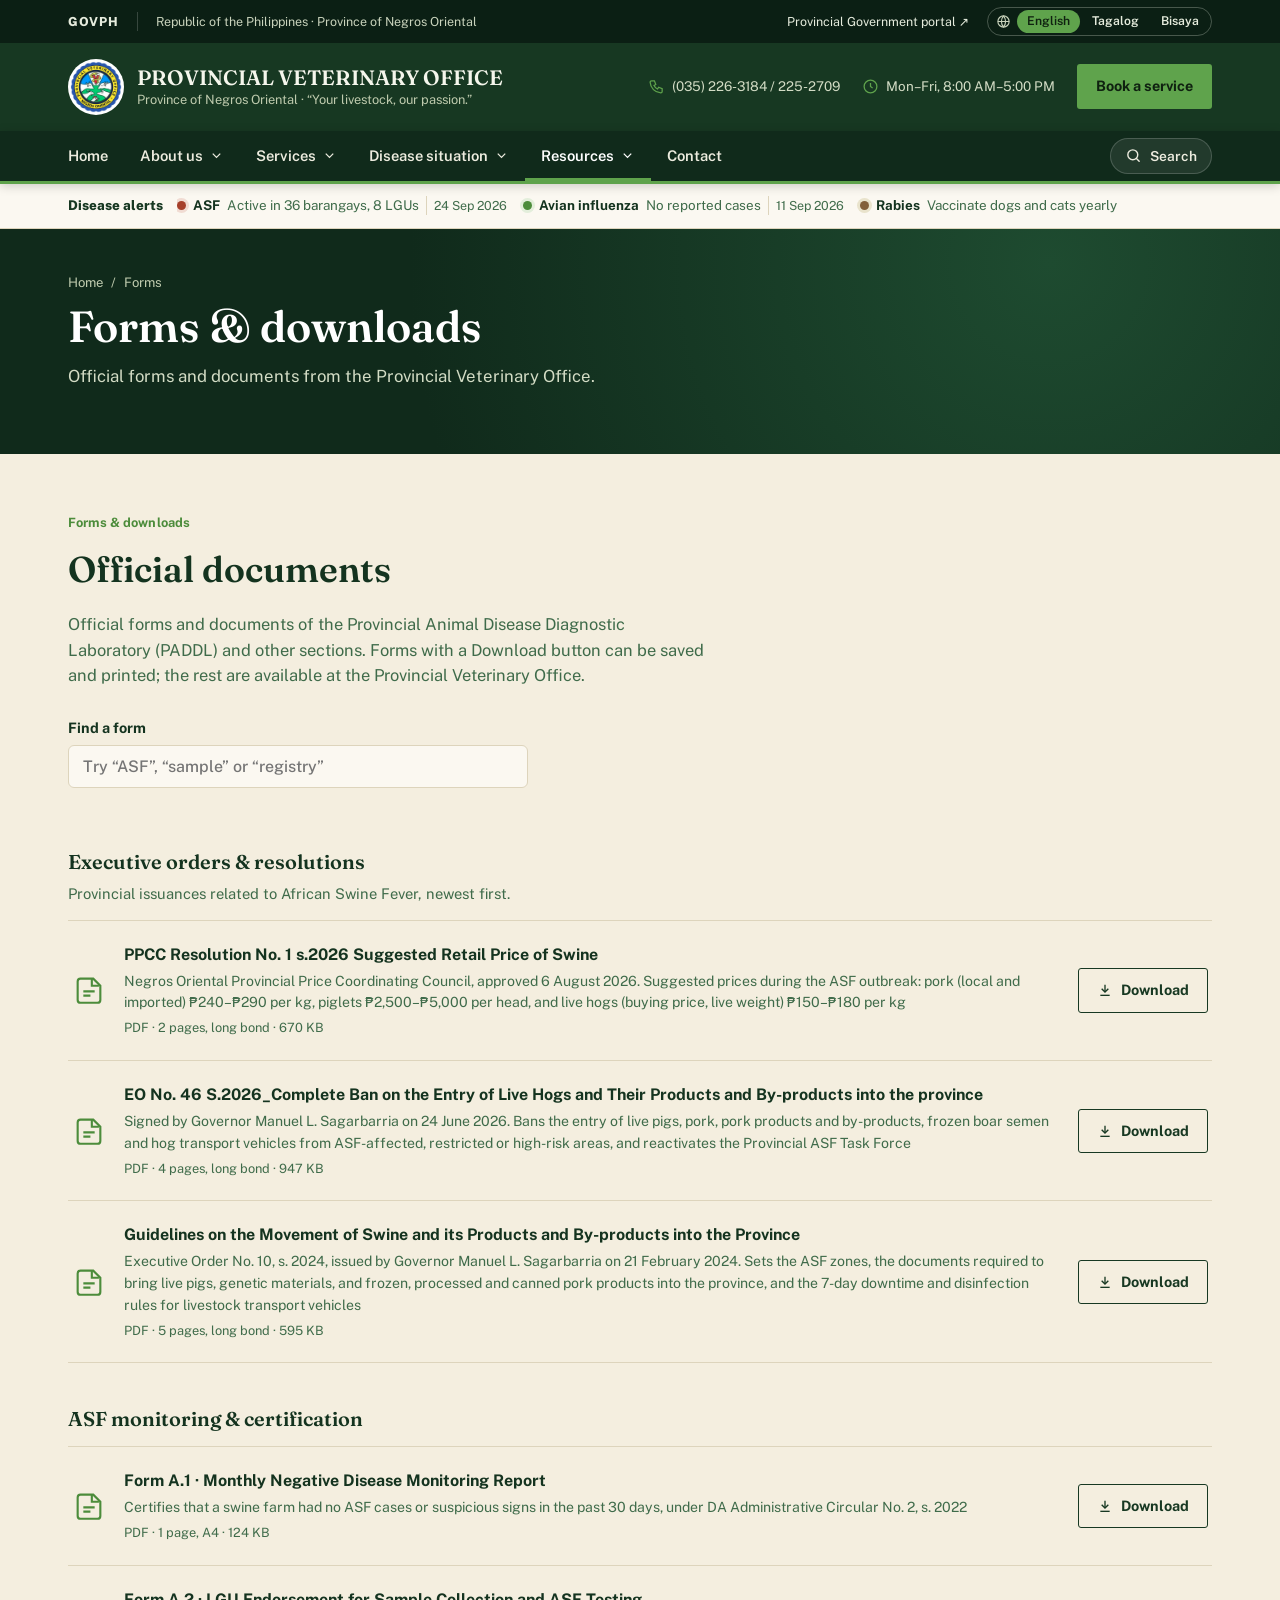
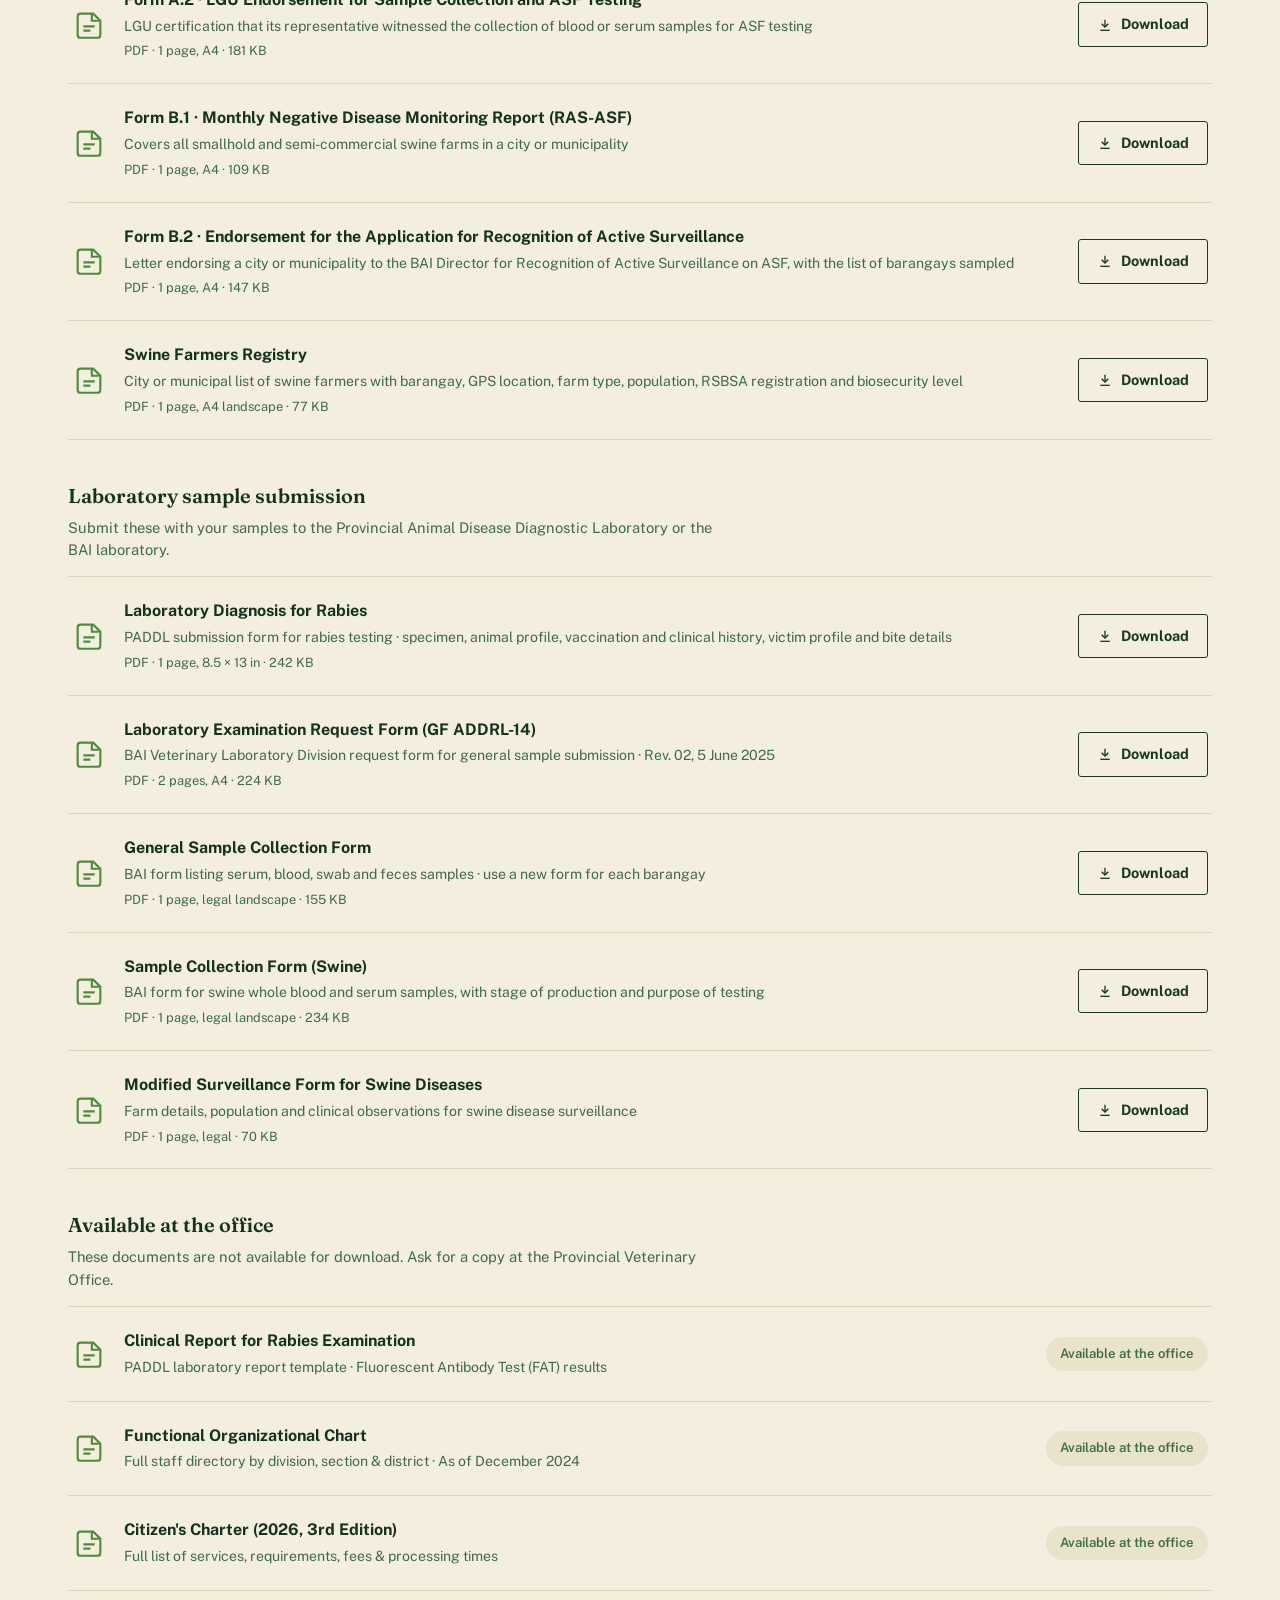
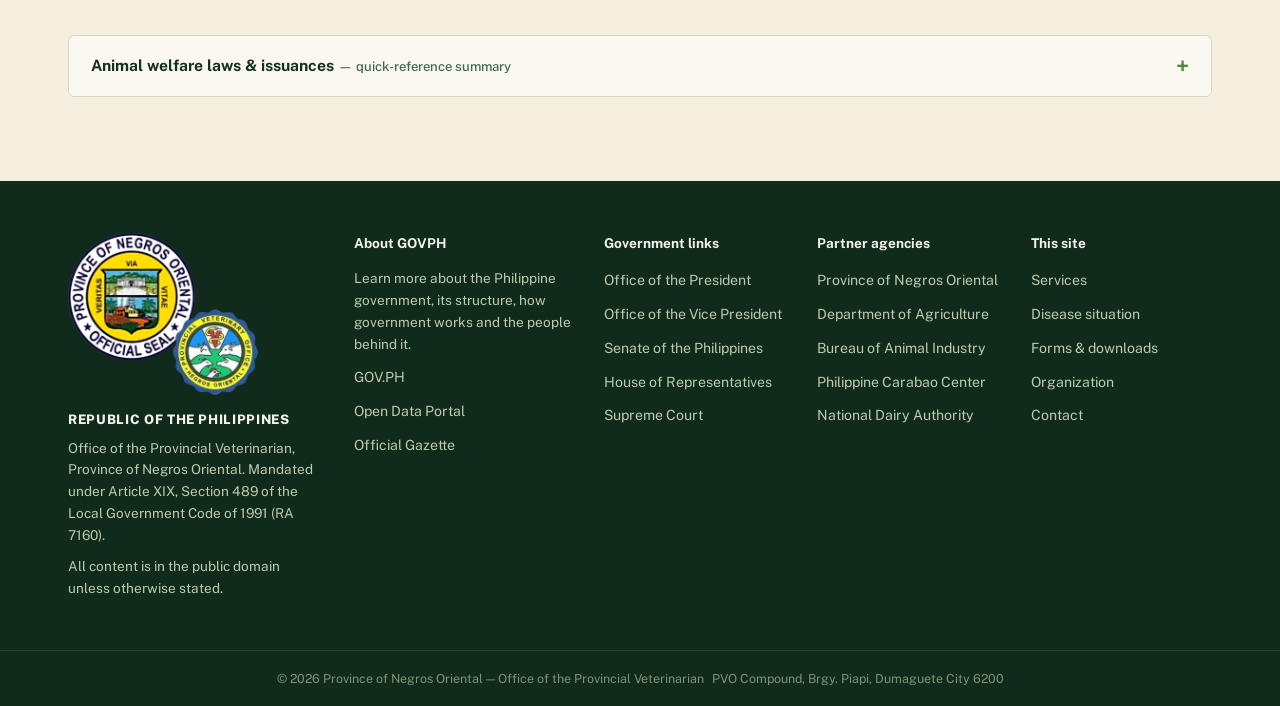
<file: forms.html>
<!DOCTYPE html>
<html lang="en">
<head>
<meta charset="UTF-8">
<meta name="viewport" content="width=device-width, initial-scale=1, viewport-fit=cover">
<title>Forms & Downloads — Provincial Veterinary Office, Negros Oriental</title>
<link rel="icon" href="images/icons/favicon.ico" sizes="any">
<link rel="icon" href="images/icons/favicon-32.png" sizes="32x32" type="image/png">
<link rel="icon" href="images/icons/icon-192.png" sizes="192x192" type="image/png">
<link rel="apple-touch-icon" href="images/icons/apple-touch-icon.png">
<meta name="msapplication-TileImage" content="images/icons/mstile-270.png">
<meta name="theme-color" content="#173822">
<link rel="preconnect" href="https://fonts.googleapis.com">
<link rel="preconnect" href="https://fonts.gstatic.com" crossorigin>
<link href="https://fonts.googleapis.com/css2?family=Fraunces:opsz,wght@9..144,400;9..144,500;9..144,600;9..144,700&family=Public+Sans:wght@400;500;600;700;800&display=swap" rel="stylesheet">
<link rel="stylesheet" href="css/style.css">
</head>
<body>

<a class="skip-link" href="#main">Skip to content</a>

<div class="govph-bar">
  <div class="wrap">
    <a class="govph" href="https://www.gov.ph/" target="_blank" rel="noopener">GOVPH</a>
    <span class="gov-meta">Republic of the Philippines &middot; Province of Negros Oriental</span>
    <a class="gov-portal" href="https://negor.gov.ph/" target="_blank" rel="noopener">Provincial Government portal &#8599;</a>
  </div>
</div>

<header class="site-top">
  <div class="wrap">
    <a class="brand" href="index.html">
      <img class="mark" src="images/pvo-seal-mark.png" alt="" width="56" height="56">
      <span class="brand-text">
        <span class="office">PROVINCIAL VETERINARY OFFICE</span>
        <span class="province">Province of Negros Oriental &middot; &ldquo;Your livestock, our passion.&rdquo;</span>
      </span>
    </a>
    <div class="top-contact">
      <span><svg viewBox="0 0 24 24" fill="none" stroke="currentColor" stroke-width="1.8" aria-hidden="true"><path d="M5 4h4l2 5-2.5 1.5a11 11 0 0 0 5 5L15 13l5 2v4a2 2 0 0 1-2 2A16 16 0 0 1 3 6a2 2 0 0 1 2-2"/></svg>(035) 226-3184 / 225-2709</span>
      <span><svg viewBox="0 0 24 24" fill="none" stroke="currentColor" stroke-width="1.8" aria-hidden="true"><circle cx="12" cy="12" r="9"/><path d="M12 7v5l3 2"/></svg>Mon&ndash;Fri, 8:00 AM&ndash;5:00 PM</span>
      <a class="btn btn-primary" href="https://www.facebook.com/profile.php?id=61559705551489" target="_blank" rel="noopener">Book a service</a>
    </div>
  </div>
</header>

<div class="navbar" id="navbar">
  <div class="wrap">
    <button class="nav-toggle" id="navToggle" type="button" aria-expanded="false" aria-controls="mainMenu">
      <svg viewBox="0 0 24 24" fill="none" stroke="currentColor" stroke-width="2" stroke-linecap="round" aria-hidden="true"><path d="M3 6h18M3 12h18M3 18h18"/></svg>
      <span>Menu</span>
    </button>
    <nav class="mainnav" aria-label="Main">
      <ul class="menu" id="mainMenu">
        <li><a class="top" href="index.html">Home</a></li>
        <li class="has-sub">
          <button class="top sub-toggle" type="button" aria-expanded="false" aria-controls="menu-1">About us<svg class="chev" viewBox="0 0 24 24" fill="none" stroke="currentColor" stroke-width="2" aria-hidden="true"><path d="m6 9 6 6 6-6"/></svg></button>
          <ul class="submenu" id="menu-1">
            <li><a href="about.html#about">Mandate &amp; legal basis</a></li>
            <li><a href="about.html#mission-vision">Mission, vision &amp; values</a></li>
            <li><a href="organization.html">Organizational structure</a></li>
          </ul>
        </li>
        <li class="has-sub">
          <button class="top sub-toggle" type="button" aria-expanded="false" aria-controls="menu-2">Services<svg class="chev" viewBox="0 0 24 24" fill="none" stroke="currentColor" stroke-width="2" aria-hidden="true"><path d="m6 9 6 6 6-6"/></svg></button>
          <ul class="submenu" id="menu-2">
            <li><a href="services.html#svc-health">Animal health &amp; protection</a></li>
            <li><a href="services.html#svc-production">Animal production</a></li>
            <li><a href="services.html#svc-regulation">Veterinary regulation</a></li>
            <li><a href="services.html#svc-extension">Extension &amp; outreach</a></li>
            <li><a href="services.html#svc-lgu">Services for LGUs</a></li>
            <li><a href="services.html#walkin">Before you visit</a></li>
            <li><a href="services.html#feedback">Feedback &amp; complaints</a></li>
            <li><a href="https://www.facebook.com/profile.php?id=61559705551489" target="_blank" rel="noopener">Book a service (Facebook)</a></li>
          </ul>
        </li>
        <li class="has-sub">
          <button class="top sub-toggle" type="button" aria-expanded="false" aria-controls="menu-3">Disease situation<svg class="chev" viewBox="0 0 24 24" fill="none" stroke="currentColor" stroke-width="2" aria-hidden="true"><path d="m6 9 6 6 6-6"/></svg></button>
          <ul class="submenu" id="menu-3">
            <li><a href="disease-status.html#asf">African Swine Fever</a></li>
            <li><a href="disease-status.html#avian">Avian Influenza</a></li>
            <li><a href="disease-status.html#rabies">Rabies</a></li>
            <li><a href="disease-status.html#rabies-exposed-dog">If your dog is exposed to rabies</a></li>
          </ul>
        </li>
        <li class="has-sub is-current">
          <button class="top sub-toggle" type="button" aria-expanded="false" aria-controls="menu-4">Resources<svg class="chev" viewBox="0 0 24 24" fill="none" stroke="currentColor" stroke-width="2" aria-hidden="true"><path d="m6 9 6 6 6-6"/></svg></button>
          <ul class="submenu" id="menu-4">
            <li><a href="forms.html">Forms &amp; downloads</a></li>
            <li><a href="documents/da-rabies-exposed-dog-poster-filipino.pdf" download>Rabies exposed-dog poster (PDF)</a></li>
          </ul>
        </li>
        <li><a class="top" href="contact.html">Contact</a></li>
      </ul>
    </nav>
    <button class="search-open" type="button" aria-haspopup="dialog" aria-controls="siteSearch" title="Search this site (press /)">
      <svg viewBox="0 0 24 24" fill="none" stroke="currentColor" stroke-width="2" stroke-linecap="round" aria-hidden="true"><circle cx="11" cy="11" r="7"/><path d="m20 20-3.5-3.5"/></svg>
      <span>Search</span>
    </button>
  </div>
</div>


<main id="main">
  <div class="page-hero">
    <div class="wrap">
      <nav class="crumbs" aria-label="Breadcrumb"><a href="index.html">Home</a><span aria-hidden="true">/</span><span>Forms</span></nav>
      <h1>Forms &amp; downloads</h1>
      <p>Official forms and documents from the Provincial Veterinary Office.</p>
    </div>
  </div>
  <section id="resources">
    <div class="wrap">
      <div class="section-head">
        <span class="eyebrow">Forms &amp; downloads</span>
        <h2>Official documents</h2>
        <p>Official forms and documents of the Provincial Animal Disease Diagnostic Laboratory (PADDL) and other sections. Forms with a Download button can be saved and printed; the rest are available at the Provincial Veterinary Office.</p>
      </div>
      <div class="forms-filter" role="search">
        <label for="formsFilter">Find a form</label>
        <input id="formsFilter" type="search" placeholder="Try &ldquo;ASF&rdquo;, &ldquo;sample&rdquo; or &ldquo;registry&rdquo;" autocomplete="off">
        <p class="forms-filter-status" id="formsFilterStatus" aria-live="polite"></p>
      </div>

      <h3 class="forms-group-title" id="issuances">Executive orders &amp; resolutions</h3>
      <p class="forms-group-note">Provincial issuances related to African Swine Fever, newest first.</p>
      <div class="forms-list">
        <div class="form-item">
          <div class="info">
            <svg class="icon" viewBox="0 0 24 24" fill="none" stroke="currentColor" stroke-width="1.5" aria-hidden="true"><path d="M4 19V6a2 2 0 0 1 2-2h9l5 5v10a2 2 0 0 1-2 2H6a2 2 0 0 1-2-2Z"/><path d="M14 4v5h5"/><path d="M8 13h8M8 16h5"/></svg>
            <div>
              <h4>PPCC Resolution No. 1 s.2026 Suggested Retail Price of Swine</h4>
              <p>Negros Oriental Provincial Price Coordinating Council, approved 6 August 2026. Suggested prices during the ASF outbreak: pork (local and imported) &#8369;240&ndash;&#8369;290 per kg, piglets &#8369;2,500&ndash;&#8369;5,000 per head, and live hogs (buying price, live weight) &#8369;150&ndash;&#8369;180 per kg</p>
              <p class="file-meta">PDF &middot; 2 pages, long bond &middot; 670 KB</p>
            </div>
          </div>
          <a class="btn btn-outline" href="documents/issuances/ppcc-resolution-no-1-s-2026-suggested-retail-price-of-swine.pdf" download="PPCC Resolution No. 1 s.2026 Suggested Retail Price of Swine.pdf" aria-label="Download PPCC Resolution No. 1 s.2026 Suggested Retail Price of Swine (PDF)"><svg viewBox="0 0 24 24" width="16" height="16" fill="none" stroke="currentColor" stroke-width="2" aria-hidden="true"><path d="M12 4v11"/><path d="m7 10 5 5 5-5"/><path d="M5 20h14"/></svg>Download</a>
        </div>
        <div class="form-item">
          <div class="info">
            <svg class="icon" viewBox="0 0 24 24" fill="none" stroke="currentColor" stroke-width="1.5" aria-hidden="true"><path d="M4 19V6a2 2 0 0 1 2-2h9l5 5v10a2 2 0 0 1-2 2H6a2 2 0 0 1-2-2Z"/><path d="M14 4v5h5"/><path d="M8 13h8M8 16h5"/></svg>
            <div>
              <h4>EO No. 46 S.2026_Complete Ban on the Entry of Live Hogs and Their Products and By-products into the province</h4>
              <p>Signed by Governor Manuel L. Sagarbarria on 24 June 2026. Bans the entry of live pigs, pork, pork products and by-products, frozen boar semen and hog transport vehicles from ASF-affected, restricted or high-risk areas, and reactivates the Provincial ASF Task Force</p>
              <p class="file-meta">PDF &middot; 4 pages, long bond &middot; 947 KB</p>
            </div>
          </div>
          <a class="btn btn-outline" href="documents/issuances/eo-no-46-s-2026-complete-ban-on-entry-of-live-hogs-and-products.pdf" download="EO No. 46 S.2026_Complete Ban on the Entry of Live Hogs and Their Products and By-products into the province.pdf" aria-label="Download EO No. 46 S.2026_Complete Ban on the Entry of Live Hogs and Their Products and By-products into the province (PDF)"><svg viewBox="0 0 24 24" width="16" height="16" fill="none" stroke="currentColor" stroke-width="2" aria-hidden="true"><path d="M12 4v11"/><path d="m7 10 5 5 5-5"/><path d="M5 20h14"/></svg>Download</a>
        </div>
        <div class="form-item">
          <div class="info">
            <svg class="icon" viewBox="0 0 24 24" fill="none" stroke="currentColor" stroke-width="1.5" aria-hidden="true"><path d="M4 19V6a2 2 0 0 1 2-2h9l5 5v10a2 2 0 0 1-2 2H6a2 2 0 0 1-2-2Z"/><path d="M14 4v5h5"/><path d="M8 13h8M8 16h5"/></svg>
            <div>
              <h4>Guidelines on the Movement of Swine and its Products and By-products into the Province</h4>
              <p>Executive Order No. 10, s. 2024, issued by Governor Manuel L. Sagarbarria on 21 February 2024. Sets the ASF zones, the documents required to bring live pigs, genetic materials, and frozen, processed and canned pork products into the province, and the 7-day downtime and disinfection rules for livestock transport vehicles</p>
              <p class="file-meta">PDF &middot; 5 pages, long bond &middot; 595 KB</p>
            </div>
          </div>
          <a class="btn btn-outline" href="documents/issuances/eo-no-10-s-2024-guidelines-on-movement-of-swine-and-products.pdf" download="Guidelines on the Movement of Swine and its Products and By-products into the Province.pdf" aria-label="Download Guidelines on the Movement of Swine and its Products and By-products into the Province (PDF)"><svg viewBox="0 0 24 24" width="16" height="16" fill="none" stroke="currentColor" stroke-width="2" aria-hidden="true"><path d="M12 4v11"/><path d="m7 10 5 5 5-5"/><path d="M5 20h14"/></svg>Download</a>
        </div>
      </div>

      <h3 class="forms-group-title" id="asf-forms">ASF monitoring &amp; certification</h3>
      <div class="forms-list">
        <div class="form-item">
          <div class="info">
            <svg class="icon" viewBox="0 0 24 24" fill="none" stroke="currentColor" stroke-width="1.5" aria-hidden="true"><path d="M4 19V6a2 2 0 0 1 2-2h9l5 5v10a2 2 0 0 1-2 2H6a2 2 0 0 1-2-2Z"/><path d="M14 4v5h5"/><path d="M8 13h8M8 16h5"/></svg>
            <div>
              <h4>Form A.1 &middot; Monthly Negative Disease Monitoring Report</h4>
              <p>Certifies that a swine farm had no ASF cases or suspicious signs in the past 30 days, under DA Administrative Circular No. 2, s. 2022</p>
              <p class="file-meta">PDF &middot; 1 page, A4 &middot; 124 KB</p>
            </div>
          </div>
          <a class="btn btn-outline" href="documents/forms/form-a1-monthly-negative-disease-monitoring-report.pdf" download="Form-A1-Monthly-Negative-Disease-Monitoring-Report.pdf" aria-label="Download Form A.1 &middot; Monthly Negative Disease Monitoring Report (PDF)"><svg viewBox="0 0 24 24" width="16" height="16" fill="none" stroke="currentColor" stroke-width="2" aria-hidden="true"><path d="M12 4v11"/><path d="m7 10 5 5 5-5"/><path d="M5 20h14"/></svg>Download</a>
        </div>
        <div class="form-item">
          <div class="info">
            <svg class="icon" viewBox="0 0 24 24" fill="none" stroke="currentColor" stroke-width="1.5" aria-hidden="true"><path d="M4 19V6a2 2 0 0 1 2-2h9l5 5v10a2 2 0 0 1-2 2H6a2 2 0 0 1-2-2Z"/><path d="M14 4v5h5"/><path d="M8 13h8M8 16h5"/></svg>
            <div>
              <h4>Form A.2 &middot; LGU Endorsement for Sample Collection and ASF Testing</h4>
              <p>LGU certification that its representative witnessed the collection of blood or serum samples for ASF testing</p>
              <p class="file-meta">PDF &middot; 1 page, A4 &middot; 181 KB</p>
            </div>
          </div>
          <a class="btn btn-outline" href="documents/forms/form-a2-lgu-endorsement-for-sample-collection-and-asf-testing.pdf" download="Form-A2-LGU-Endorsement-for-Sample-Collection-and-ASF-Testing.pdf" aria-label="Download Form A.2 &middot; LGU Endorsement for Sample Collection and ASF Testing (PDF)"><svg viewBox="0 0 24 24" width="16" height="16" fill="none" stroke="currentColor" stroke-width="2" aria-hidden="true"><path d="M12 4v11"/><path d="m7 10 5 5 5-5"/><path d="M5 20h14"/></svg>Download</a>
        </div>
        <div class="form-item">
          <div class="info">
            <svg class="icon" viewBox="0 0 24 24" fill="none" stroke="currentColor" stroke-width="1.5" aria-hidden="true"><path d="M4 19V6a2 2 0 0 1 2-2h9l5 5v10a2 2 0 0 1-2 2H6a2 2 0 0 1-2-2Z"/><path d="M14 4v5h5"/><path d="M8 13h8M8 16h5"/></svg>
            <div>
              <h4>Form B.1 &middot; Monthly Negative Disease Monitoring Report (RAS-ASF)</h4>
              <p>Covers all smallhold and semi-commercial swine farms in a city or municipality</p>
              <p class="file-meta">PDF &middot; 1 page, A4 &middot; 109 KB</p>
            </div>
          </div>
          <a class="btn btn-outline" href="documents/forms/form-b1-monthly-negative-disease-monitoring-report-ras-asf.pdf" download="Form-B1-Monthly-Negative-Disease-Monitoring-Report-RAS-ASF.pdf" aria-label="Download Form B.1 &middot; Monthly Negative Disease Monitoring Report (RAS-ASF) (PDF)"><svg viewBox="0 0 24 24" width="16" height="16" fill="none" stroke="currentColor" stroke-width="2" aria-hidden="true"><path d="M12 4v11"/><path d="m7 10 5 5 5-5"/><path d="M5 20h14"/></svg>Download</a>
        </div>
        <div class="form-item">
          <div class="info">
            <svg class="icon" viewBox="0 0 24 24" fill="none" stroke="currentColor" stroke-width="1.5" aria-hidden="true"><path d="M4 19V6a2 2 0 0 1 2-2h9l5 5v10a2 2 0 0 1-2 2H6a2 2 0 0 1-2-2Z"/><path d="M14 4v5h5"/><path d="M8 13h8M8 16h5"/></svg>
            <div>
              <h4>Form B.2 &middot; Endorsement for the Application for Recognition of Active Surveillance</h4>
              <p>Letter endorsing a city or municipality to the BAI Director for Recognition of Active Surveillance on ASF, with the list of barangays sampled</p>
              <p class="file-meta">PDF &middot; 1 page, A4 &middot; 147 KB</p>
            </div>
          </div>
          <a class="btn btn-outline" href="documents/forms/form-b2-endorsement-for-recognition-of-active-surveillance.pdf" download="Form-B2-Endorsement-for-Recognition-of-Active-Surveillance.pdf" aria-label="Download Form B.2 &middot; Endorsement for the Application for Recognition of Active Surveillance (PDF)"><svg viewBox="0 0 24 24" width="16" height="16" fill="none" stroke="currentColor" stroke-width="2" aria-hidden="true"><path d="M12 4v11"/><path d="m7 10 5 5 5-5"/><path d="M5 20h14"/></svg>Download</a>
        </div>
        <div class="form-item">
          <div class="info">
            <svg class="icon" viewBox="0 0 24 24" fill="none" stroke="currentColor" stroke-width="1.5" aria-hidden="true"><path d="M4 19V6a2 2 0 0 1 2-2h9l5 5v10a2 2 0 0 1-2 2H6a2 2 0 0 1-2-2Z"/><path d="M14 4v5h5"/><path d="M8 13h8M8 16h5"/></svg>
            <div>
              <h4>Swine Farmers Registry</h4>
              <p>City or municipal list of swine farmers with barangay, GPS location, farm type, population, RSBSA registration and biosecurity level</p>
              <p class="file-meta">PDF &middot; 1 page, A4 landscape &middot; 77 KB</p>
            </div>
          </div>
          <a class="btn btn-outline" href="documents/forms/swine-farmers-registry.pdf" download="Swine-Farmers-Registry.pdf" aria-label="Download Swine Farmers Registry (PDF)"><svg viewBox="0 0 24 24" width="16" height="16" fill="none" stroke="currentColor" stroke-width="2" aria-hidden="true"><path d="M12 4v11"/><path d="m7 10 5 5 5-5"/><path d="M5 20h14"/></svg>Download</a>
        </div>
      </div>

      <h3 class="forms-group-title" id="lab-forms">Laboratory sample submission</h3>
      <p class="forms-group-note">Submit these with your samples to the Provincial Animal Disease Diagnostic Laboratory or the BAI laboratory.</p>
      <div class="forms-list">
        <div class="form-item">
          <div class="info">
            <svg class="icon" viewBox="0 0 24 24" fill="none" stroke="currentColor" stroke-width="1.5" aria-hidden="true"><path d="M4 19V6a2 2 0 0 1 2-2h9l5 5v10a2 2 0 0 1-2 2H6a2 2 0 0 1-2-2Z"/><path d="M14 4v5h5"/><path d="M8 13h8M8 16h5"/></svg>
            <div>
              <h4>Laboratory Diagnosis for Rabies</h4>
              <p>PADDL submission form for rabies testing &middot; specimen, animal profile, vaccination and clinical history, victim profile and bite details</p>
              <p class="file-meta">PDF &middot; 1 page, 8.5 &times; 13 in &middot; 242 KB</p>
            </div>
          </div>
          <a class="btn btn-outline" href="documents/forms/rabies-laboratory-diagnosis-form.pdf" download="Rabies-Laboratory-Diagnosis-Form.pdf" aria-label="Download Laboratory Diagnosis for Rabies (PDF)"><svg viewBox="0 0 24 24" width="16" height="16" fill="none" stroke="currentColor" stroke-width="2" aria-hidden="true"><path d="M12 4v11"/><path d="m7 10 5 5 5-5"/><path d="M5 20h14"/></svg>Download</a>
        </div>
        <div class="form-item">
          <div class="info">
            <svg class="icon" viewBox="0 0 24 24" fill="none" stroke="currentColor" stroke-width="1.5" aria-hidden="true"><path d="M4 19V6a2 2 0 0 1 2-2h9l5 5v10a2 2 0 0 1-2 2H6a2 2 0 0 1-2-2Z"/><path d="M14 4v5h5"/><path d="M8 13h8M8 16h5"/></svg>
            <div>
              <h4>Laboratory Examination Request Form (GF ADDRL-14)</h4>
              <p>BAI Veterinary Laboratory Division request form for general sample submission &middot; Rev. 02, 5 June 2025</p>
              <p class="file-meta">PDF &middot; 2 pages, A4 &middot; 224 KB</p>
            </div>
          </div>
          <a class="btn btn-outline" href="documents/forms/gf-addrl-14-laboratory-examination-request-form-rev02.pdf" download="GF-ADDRL-14-Laboratory-Examination-Request-Form-Rev02.pdf" aria-label="Download Laboratory Examination Request Form (GF ADDRL-14) (PDF)"><svg viewBox="0 0 24 24" width="16" height="16" fill="none" stroke="currentColor" stroke-width="2" aria-hidden="true"><path d="M12 4v11"/><path d="m7 10 5 5 5-5"/><path d="M5 20h14"/></svg>Download</a>
        </div>
        <div class="form-item">
          <div class="info">
            <svg class="icon" viewBox="0 0 24 24" fill="none" stroke="currentColor" stroke-width="1.5" aria-hidden="true"><path d="M4 19V6a2 2 0 0 1 2-2h9l5 5v10a2 2 0 0 1-2 2H6a2 2 0 0 1-2-2Z"/><path d="M14 4v5h5"/><path d="M8 13h8M8 16h5"/></svg>
            <div>
              <h4>General Sample Collection Form</h4>
              <p>BAI form listing serum, blood, swab and feces samples &middot; use a new form for each barangay</p>
              <p class="file-meta">PDF &middot; 1 page, legal landscape &middot; 155 KB</p>
            </div>
          </div>
          <a class="btn btn-outline" href="documents/forms/general-sample-collection-form.pdf" download="General-Sample-Collection-Form.pdf" aria-label="Download General Sample Collection Form (PDF)"><svg viewBox="0 0 24 24" width="16" height="16" fill="none" stroke="currentColor" stroke-width="2" aria-hidden="true"><path d="M12 4v11"/><path d="m7 10 5 5 5-5"/><path d="M5 20h14"/></svg>Download</a>
        </div>
        <div class="form-item">
          <div class="info">
            <svg class="icon" viewBox="0 0 24 24" fill="none" stroke="currentColor" stroke-width="1.5" aria-hidden="true"><path d="M4 19V6a2 2 0 0 1 2-2h9l5 5v10a2 2 0 0 1-2 2H6a2 2 0 0 1-2-2Z"/><path d="M14 4v5h5"/><path d="M8 13h8M8 16h5"/></svg>
            <div>
              <h4>Sample Collection Form (Swine)</h4>
              <p>BAI form for swine whole blood and serum samples, with stage of production and purpose of testing</p>
              <p class="file-meta">PDF &middot; 1 page, legal landscape &middot; 234 KB</p>
            </div>
          </div>
          <a class="btn btn-outline" href="documents/forms/sample-collection-form-swine.pdf" download="Sample-Collection-Form-Swine.pdf" aria-label="Download Sample Collection Form (Swine) (PDF)"><svg viewBox="0 0 24 24" width="16" height="16" fill="none" stroke="currentColor" stroke-width="2" aria-hidden="true"><path d="M12 4v11"/><path d="m7 10 5 5 5-5"/><path d="M5 20h14"/></svg>Download</a>
        </div>
        <div class="form-item">
          <div class="info">
            <svg class="icon" viewBox="0 0 24 24" fill="none" stroke="currentColor" stroke-width="1.5" aria-hidden="true"><path d="M4 19V6a2 2 0 0 1 2-2h9l5 5v10a2 2 0 0 1-2 2H6a2 2 0 0 1-2-2Z"/><path d="M14 4v5h5"/><path d="M8 13h8M8 16h5"/></svg>
            <div>
              <h4>Modified Surveillance Form for Swine Diseases</h4>
              <p>Farm details, population and clinical observations for swine disease surveillance</p>
              <p class="file-meta">PDF &middot; 1 page, legal &middot; 70 KB</p>
            </div>
          </div>
          <a class="btn btn-outline" href="documents/forms/modified-surveillance-form-swine-diseases.pdf" download="Modified-Surveillance-Form-Swine-Diseases.pdf" aria-label="Download Modified Surveillance Form for Swine Diseases (PDF)"><svg viewBox="0 0 24 24" width="16" height="16" fill="none" stroke="currentColor" stroke-width="2" aria-hidden="true"><path d="M12 4v11"/><path d="m7 10 5 5 5-5"/><path d="M5 20h14"/></svg>Download</a>
        </div>
      </div>

      <h3 class="forms-group-title" id="office-forms">Available at the office</h3>
      <p class="forms-group-note">These documents are not available for download. Ask for a copy at the Provincial Veterinary Office.</p>
      <div class="forms-list">
        <div class="form-item">
          <div class="info">
            <svg class="icon" viewBox="0 0 24 24" fill="none" stroke="currentColor" stroke-width="1.5"><path d="M4 19V6a2 2 0 0 1 2-2h9l5 5v10a2 2 0 0 1-2 2H6a2 2 0 0 1-2-2Z"/><path d="M14 4v5h5"/><path d="M8 13h8M8 16h5"/></svg>
            <div>
              <h4>Clinical Report for Rabies Examination</h4>
              <p>PADDL laboratory report template · Fluorescent Antibody Test (FAT) results</p>
            </div>
          </div>
          <span class="avail-badge">Available at the office</span>
        </div>
        <div class="form-item">
          <div class="info">
            <svg class="icon" viewBox="0 0 24 24" fill="none" stroke="currentColor" stroke-width="1.5"><path d="M4 19V6a2 2 0 0 1 2-2h9l5 5v10a2 2 0 0 1-2 2H6a2 2 0 0 1-2-2Z"/><path d="M14 4v5h5"/><path d="M8 13h8M8 16h5"/></svg>
            <div>
              <h4>Functional Organizational Chart</h4>
              <p>Full staff directory by division, section &amp; district · As of December 2024</p>
            </div>
          </div>
          <span class="avail-badge">Available at the office</span>
        </div>
        <div class="form-item">
          <div class="info">
            <svg class="icon" viewBox="0 0 24 24" fill="none" stroke="currentColor" stroke-width="1.5"><path d="M4 19V6a2 2 0 0 1 2-2h9l5 5v10a2 2 0 0 1-2 2H6a2 2 0 0 1-2-2Z"/><path d="M14 4v5h5"/><path d="M8 13h8M8 16h5"/></svg>
            <div>
              <h4>Citizen's Charter (2026, 3rd Edition)</h4>
              <p>Full list of services, requirements, fees &amp; processing times</p>
            </div>
          </div>
          <span class="avail-badge">Available at the office</span>
        </div>
      </div>

      <details class="disclosure">
        <summary>
          <span>Animal welfare laws &amp; issuances <span class="hint">— quick-reference summary</span></span>
          <span class="icon-plus">+</span>
        </summary>
        <div class="disclosure-body">
      <p style="margin-top:16px; color:var(--ink-soft);">The office's regulatory and welfare work is grounded in national law and Department of Agriculture issuances. This is a quick-reference summary, not the full text.</p>
      <div class="law-grid">
        <div class="law-card">
          <h4>Core legislation</h4>
          <ul>
            <li>RA 8485 — Animal Welfare Act of 1998</li>
            <li>RA 10631 — amends certain sections of RA 8485 (2013)</li>
            <li>RA 9482 — Anti-Rabies Act of 2007</li>
          </ul>
        </div>
        <div class="law-card">
          <h4>Facility registration &amp; standards</h4>
          <ul>
            <li>Registration rules for pet shops, kennels, pounds, shelters, farms, zoos &amp; slaughterhouses</li>
            <li>Code of Standards for Veterinary Clinics &amp; Hospitals</li>
            <li>Rules on dog shows &amp; import/export registry for dogs and cats</li>
          </ul>
        </div>
        <div class="law-card">
          <h4>Species-specific welfare codes</h4>
          <ul>
            <li>Code of Practice for the Welfare of Chickens</li>
            <li>Code of Practice for the Welfare of Pigs</li>
            <li>Welfare of horses in breeding farms, stables &amp; race tracks</li>
          </ul>
        </div>
        <div class="law-card">
          <h4>Transport &amp; humane handling</h4>
          <ul>
            <li>Transport of live animals by land, sea &amp; air</li>
            <li>Humane handling in the slaughter of animals for food</li>
            <li>Revised rules on euthanasia of animals</li>
          </ul>
        </div>
        <div class="law-card">
          <h4>Enforcement &amp; observance</h4>
          <ul>
            <li>Deputation &amp; training of Animal Welfare Enforcement Officers (AWEOs)</li>
            <li>Rules on apprehending &amp; prosecuting illegal dog/cat transport and trade</li>
            <li>Animal Welfare Week — first week of October, annually</li>
          </ul>
        </div>
      </div>
      <p class="law-source">Compiled from the DA-Bureau of Animal Industry's <em>Compendium of Animal Welfare Legislation, Policies and Issuances in the Philippines</em> (2021). The full compendium runs to 300 pages and roughly 19 MB, too large to host on this page — request a copy from the office or the Bureau of Animal Industry.</p>
        </div>
      </details>
    </div>
  </section>
</main>

<footer class="site-footer">
  <div class="wrap footer-grid">
    <div class="footer-id">
      <img src="images/official-seals-footer.png" alt="Seals of the Province of Negros Oriental and the Provincial Veterinary Office" width="190">
      <p class="rp">Republic of the Philippines</p>
      <p>Office of the Provincial Veterinarian, Province of Negros Oriental. Mandated under Article XIX, Section 489 of the Local Government Code of 1991 (RA 7160).</p>
      <p>All content is in the public domain unless otherwise stated.</p>
    </div>
    <div>
      <h4>About GOVPH</h4>
      <p>Learn more about the Philippine government, its structure, how government works and the people behind it.</p>
      <ul>
        <li><a href="https://www.gov.ph/" target="_blank" rel="noopener">GOV.PH</a></li>
        <li><a href="https://data.gov.ph/" target="_blank" rel="noopener">Open Data Portal</a></li>
        <li><a href="https://www.officialgazette.gov.ph/" target="_blank" rel="noopener">Official Gazette</a></li>
      </ul>
    </div>
    <div>
      <h4>Government links</h4>
      <ul>
        <li><a href="https://pco.gov.ph/" target="_blank" rel="noopener">Office of the President</a></li>
        <li><a href="https://ovp.gov.ph/" target="_blank" rel="noopener">Office of the Vice President</a></li>
        <li><a href="https://web.senate.gov.ph/" target="_blank" rel="noopener">Senate of the Philippines</a></li>
        <li><a href="https://www.congress.gov.ph/" target="_blank" rel="noopener">House of Representatives</a></li>
        <li><a href="https://sc.judiciary.gov.ph/" target="_blank" rel="noopener">Supreme Court</a></li>
      </ul>
    </div>
    <div>
      <h4>Partner agencies</h4>
      <ul>
        <li><a href="https://negor.gov.ph/" target="_blank" rel="noopener">Province of Negros Oriental</a></li>
        <li><a href="https://www.da.gov.ph/" target="_blank" rel="noopener">Department of Agriculture</a></li>
        <li><a href="https://www.bai.gov.ph/" target="_blank" rel="noopener">Bureau of Animal Industry</a></li>
        <li><a href="https://www.pcc.gov.ph/" target="_blank" rel="noopener">Philippine Carabao Center</a></li>
        <li><a href="https://nda.da.gov.ph/" target="_blank" rel="noopener">National Dairy Authority</a></li>
      </ul>
    </div>
    <div>
      <h4>This site</h4>
      <ul>
        <li><a href="services.html">Services</a></li>
        <li><a href="disease-status.html">Disease situation</a></li>
        <li><a href="forms.html">Forms &amp; downloads</a></li>
        <li><a href="organization.html">Organization</a></li>
        <li><a href="contact.html">Contact</a></li>
      </ul>
    </div>
  </div>
  <div class="footer-bottom">
    <div class="wrap">
      <span>&copy; 2026 Province of Negros Oriental &mdash; Office of the Provincial Veterinarian</span>
      <span>PVO Compound, Brgy. Piapi, Dumaguete City 6200</span>
    </div>
  </div>
</footer>



<script src="js/search-index.js"></script>
<script src="js/main.js"></script>
<script src="js/i18n-dict.js"></script>
<script src="js/i18n-core.js"></script>
</body>
</html>
</file>
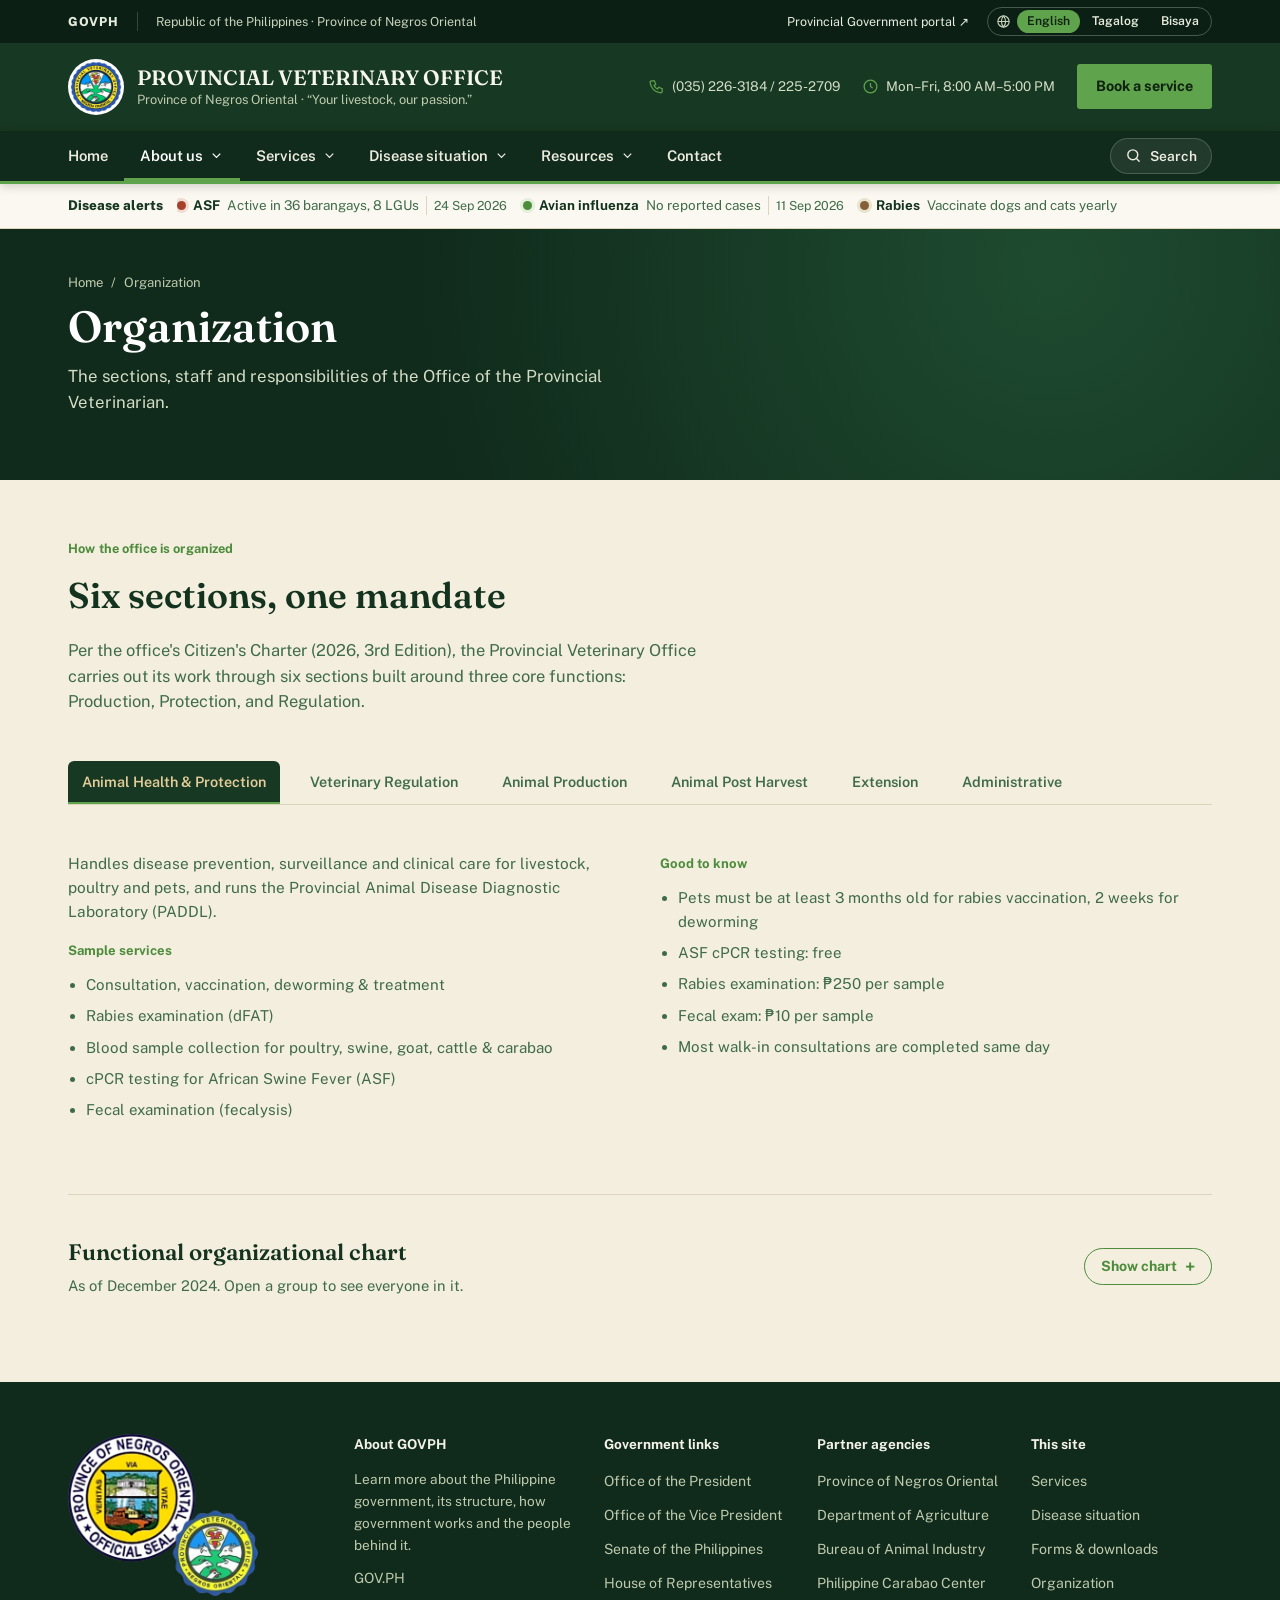
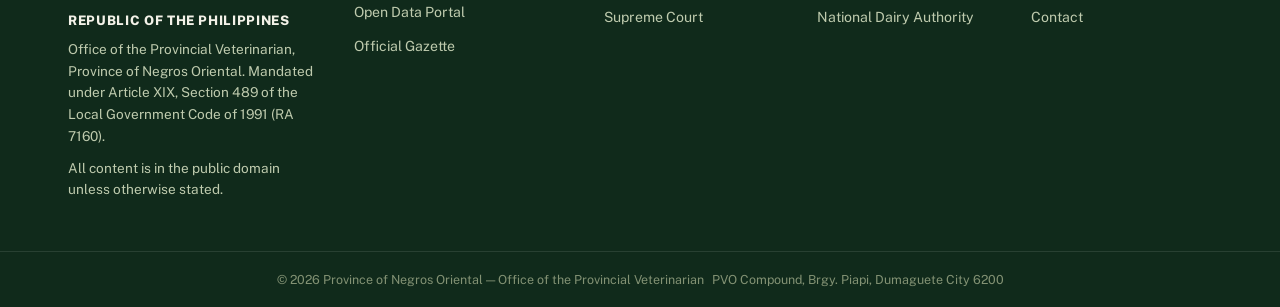
<file: organization.html>
<!DOCTYPE html>
<html lang="en">
<head>
<meta charset="UTF-8">
<meta name="viewport" content="width=device-width, initial-scale=1, viewport-fit=cover">
<title>Organization — Provincial Veterinary Office, Negros Oriental</title>
<link rel="icon" href="images/icons/favicon.ico" sizes="any">
<link rel="icon" href="images/icons/favicon-32.png" sizes="32x32" type="image/png">
<link rel="icon" href="images/icons/icon-192.png" sizes="192x192" type="image/png">
<link rel="apple-touch-icon" href="images/icons/apple-touch-icon.png">
<meta name="msapplication-TileImage" content="images/icons/mstile-270.png">
<meta name="theme-color" content="#173822">
<link rel="preconnect" href="https://fonts.googleapis.com">
<link rel="preconnect" href="https://fonts.gstatic.com" crossorigin>
<link href="https://fonts.googleapis.com/css2?family=Fraunces:opsz,wght@9..144,400;9..144,500;9..144,600;9..144,700&family=Public+Sans:wght@400;500;600;700;800&display=swap" rel="stylesheet">
<link rel="stylesheet" href="css/style.css">
</head>
<body>

<a class="skip-link" href="#main">Skip to content</a>

<div class="govph-bar">
  <div class="wrap">
    <a class="govph" href="https://www.gov.ph/" target="_blank" rel="noopener">GOVPH</a>
    <span class="gov-meta">Republic of the Philippines &middot; Province of Negros Oriental</span>
    <a class="gov-portal" href="https://negor.gov.ph/" target="_blank" rel="noopener">Provincial Government portal &#8599;</a>
  </div>
</div>

<header class="site-top">
  <div class="wrap">
    <a class="brand" href="index.html">
      <img class="mark" src="images/pvo-seal-mark.png" alt="" width="56" height="56">
      <span class="brand-text">
        <span class="office">PROVINCIAL VETERINARY OFFICE</span>
        <span class="province">Province of Negros Oriental &middot; &ldquo;Your livestock, our passion.&rdquo;</span>
      </span>
    </a>
    <div class="top-contact">
      <span><svg viewBox="0 0 24 24" fill="none" stroke="currentColor" stroke-width="1.8" aria-hidden="true"><path d="M5 4h4l2 5-2.5 1.5a11 11 0 0 0 5 5L15 13l5 2v4a2 2 0 0 1-2 2A16 16 0 0 1 3 6a2 2 0 0 1 2-2"/></svg>(035) 226-3184 / 225-2709</span>
      <span><svg viewBox="0 0 24 24" fill="none" stroke="currentColor" stroke-width="1.8" aria-hidden="true"><circle cx="12" cy="12" r="9"/><path d="M12 7v5l3 2"/></svg>Mon&ndash;Fri, 8:00 AM&ndash;5:00 PM</span>
      <a class="btn btn-primary" href="https://www.facebook.com/profile.php?id=61559705551489" target="_blank" rel="noopener">Book a service</a>
    </div>
  </div>
</header>

<div class="navbar" id="navbar">
  <div class="wrap">
    <button class="nav-toggle" id="navToggle" type="button" aria-expanded="false" aria-controls="mainMenu">
      <svg viewBox="0 0 24 24" fill="none" stroke="currentColor" stroke-width="2" stroke-linecap="round" aria-hidden="true"><path d="M3 6h18M3 12h18M3 18h18"/></svg>
      <span>Menu</span>
    </button>
    <nav class="mainnav" aria-label="Main">
      <ul class="menu" id="mainMenu">
        <li><a class="top" href="index.html">Home</a></li>
        <li class="has-sub is-current">
          <button class="top sub-toggle" type="button" aria-expanded="false" aria-controls="menu-1">About us<svg class="chev" viewBox="0 0 24 24" fill="none" stroke="currentColor" stroke-width="2" aria-hidden="true"><path d="m6 9 6 6 6-6"/></svg></button>
          <ul class="submenu" id="menu-1">
            <li><a href="about.html#about">Mandate &amp; legal basis</a></li>
            <li><a href="about.html#mission-vision">Mission, vision &amp; values</a></li>
            <li><a href="organization.html">Organizational structure</a></li>
          </ul>
        </li>
        <li class="has-sub">
          <button class="top sub-toggle" type="button" aria-expanded="false" aria-controls="menu-2">Services<svg class="chev" viewBox="0 0 24 24" fill="none" stroke="currentColor" stroke-width="2" aria-hidden="true"><path d="m6 9 6 6 6-6"/></svg></button>
          <ul class="submenu" id="menu-2">
            <li><a href="services.html#svc-health">Animal health &amp; protection</a></li>
            <li><a href="services.html#svc-production">Animal production</a></li>
            <li><a href="services.html#svc-regulation">Veterinary regulation</a></li>
            <li><a href="services.html#svc-extension">Extension &amp; outreach</a></li>
            <li><a href="services.html#svc-lgu">Services for LGUs</a></li>
            <li><a href="services.html#walkin">Before you visit</a></li>
            <li><a href="services.html#feedback">Feedback &amp; complaints</a></li>
            <li><a href="https://www.facebook.com/profile.php?id=61559705551489" target="_blank" rel="noopener">Book a service (Facebook)</a></li>
          </ul>
        </li>
        <li class="has-sub">
          <button class="top sub-toggle" type="button" aria-expanded="false" aria-controls="menu-3">Disease situation<svg class="chev" viewBox="0 0 24 24" fill="none" stroke="currentColor" stroke-width="2" aria-hidden="true"><path d="m6 9 6 6 6-6"/></svg></button>
          <ul class="submenu" id="menu-3">
            <li><a href="disease-status.html#asf">African Swine Fever</a></li>
            <li><a href="disease-status.html#avian">Avian Influenza</a></li>
            <li><a href="disease-status.html#rabies">Rabies</a></li>
            <li><a href="disease-status.html#rabies-exposed-dog">If your dog is exposed to rabies</a></li>
          </ul>
        </li>
        <li class="has-sub">
          <button class="top sub-toggle" type="button" aria-expanded="false" aria-controls="menu-4">Resources<svg class="chev" viewBox="0 0 24 24" fill="none" stroke="currentColor" stroke-width="2" aria-hidden="true"><path d="m6 9 6 6 6-6"/></svg></button>
          <ul class="submenu" id="menu-4">
            <li><a href="forms.html">Forms &amp; downloads</a></li>
            <li><a href="documents/da-rabies-exposed-dog-poster-filipino.pdf" download>Rabies exposed-dog poster (PDF)</a></li>
          </ul>
        </li>
        <li><a class="top" href="contact.html">Contact</a></li>
      </ul>
    </nav>
    <button class="search-open" type="button" aria-haspopup="dialog" aria-controls="siteSearch" title="Search this site (press /)">
      <svg viewBox="0 0 24 24" fill="none" stroke="currentColor" stroke-width="2" stroke-linecap="round" aria-hidden="true"><circle cx="11" cy="11" r="7"/><path d="m20 20-3.5-3.5"/></svg>
      <span>Search</span>
    </button>
  </div>
</div>


<main id="main">
  <div class="page-hero">
    <div class="wrap">
      <nav class="crumbs" aria-label="Breadcrumb"><a href="index.html">Home</a><span aria-hidden="true">/</span><span>Organization</span></nav>
      <h1>Organization</h1>
      <p>The sections, staff and responsibilities of the Office of the Provincial Veterinarian.</p>
    </div>
  </div>
  <section id="organization">
    <div class="wrap">
      <div class="section-head">
        <span class="eyebrow">How the office is organized</span>
        <h2>Six sections, one mandate</h2>
        <p>Per the office's Citizen's Charter (2026, 3rd Edition), the Provincial Veterinary Office carries out its work through six sections built around three core functions: Production, Protection, and Regulation.</p>
      </div>

      <div class="org-tabs" role="tablist">
        <button class="org-tab active" data-tab="ahwd">Animal Health &amp; Protection</button>
        <button class="org-tab" data-tab="vrd">Veterinary Regulation</button>
        <button class="org-tab" data-tab="lpdd">Animal Production</button>
        <button class="org-tab" data-tab="posth">Animal Post Harvest</button>
        <button class="org-tab" data-tab="ext">Extension</button>
        <button class="org-tab" data-tab="admin">Administrative</button>
      </div>

      <div class="org-panel active" id="panel-ahwd">
        <div>
          <p class="desc">Handles disease prevention, surveillance and clinical care for livestock, poultry and pets, and runs the Provincial Animal Disease Diagnostic Laboratory (PADDL).</p>
          <h4>Sample services</h4>
          <ul>
            <li>Consultation, vaccination, deworming &amp; treatment</li>
            <li>Rabies examination (dFAT)</li>
            <li>Blood sample collection for poultry, swine, goat, cattle &amp; carabao</li>
            <li>cPCR testing for African Swine Fever (ASF)</li>
            <li>Fecal examination (fecalysis)</li>
          </ul>
        </div>
        <div>
          <h4>Good to know</h4>
          <ul>
            <li>Pets must be at least 3 months old for rabies vaccination, 2 weeks for deworming</li>
            <li>ASF cPCR testing: free</li>
            <li>Rabies examination: ₱250 per sample</li>
            <li>Fecal exam: ₱10 per sample</li>
            <li>Most walk-in consultations are completed same day</li>
          </ul>
        </div>
      </div>

      <div class="org-panel" id="panel-vrd">
        <div>
          <p class="desc">Regulates the movement of animals and animal products in and out of the province, and processes the certificates that keep the trade in livestock, poultry and meat safe and traceable.</p>
          <h4>Sample services</h4>
          <ul>
            <li>Certificate of Acceptance &amp; Downtime Compliance Certificate</li>
            <li>Certificate of Free Status for Avian Influenza (CFS-AI)</li>
            <li>Accreditation of locally registered meat vans</li>
            <li>Upgrading of ASF zoning status for LGUs</li>
            <li>Ocular inspection of animal facilities</li>
          </ul>
        </div>
        <div>
          <h4>Good to know</h4>
          <ul>
            <li>Meat van accreditation: ₱300 · Acceptance/Downtime Certificate: ₱50</li>
            <li>Inbound shipments follow EO No. 54 s.2022 and EO No. 10 s.2024</li>
            <li>ASF zone progression is a highly technical, multi-step process for LGUs</li>
          </ul>
        </div>
      </div>

      <div class="org-panel" id="panel-lpdd">
        <div>
          <p class="desc">Advances the province's livestock genetics and supplies breeding stock, semen and liquid nitrogen to farmers, LGUs and cooperatives.</p>
          <h4>Sample services</h4>
          <ul>
            <li>Artificial insemination for cattle, carabao, goat &amp; swine</li>
            <li>Semen &amp; liquid nitrogen (LN2) availment</li>
            <li>Purchase of stock — pullets, gilts, boars, bucks</li>
            <li>Stock dispersal for chicks, pullets &amp; goats</li>
            <li>Technical advice on livestock &amp; poultry production</li>
          </ul>
        </div>
        <div>
          <h4>Good to know</h4>
          <ul>
            <li>Semen straw: ₱50 · Day-old chick: ₱30 · Pullet: ₱75 · Piglet: ₱1,800</li>
            <li>Stock dispersal requires an approved Letter of Intent from the Governor</li>
            <li>Most artificial insemination visits are completed within 6 hours</li>
          </ul>
        </div>
      </div>

      <div class="org-panel" id="panel-posth">
        <div>
          <p class="desc">Supports safe food handling from farm to market — inspecting local livestock auction markets, abattoirs, meat establishments and storage facilities across the province.</p>
          <h4>Sample services</h4>
          <ul>
            <li>Technical assistance to local livestock "Oksyon" markets (LOMs)</li>
            <li>Abattoir, meat establishment &amp; storage facility inspection</li>
            <li>Assessment and recommendations to LGUs on food-safety compliance</li>
          </ul>
        </div>
        <div>
          <h4>Good to know</h4>
          <ul>
            <li>Requests are submitted by LGUs and typically resolved within 3 days</li>
            <li>Inspections are conducted jointly with LGU personnel</li>
          </ul>
        </div>
      </div>

      <div class="org-panel" id="panel-ext">
        <div>
          <p class="desc">Brings the office's services out into the field, and connects farmers, students and partner organizations with hands-on training and technical support.</p>
          <h4>Sample services</h4>
          <ul>
            <li>Animal welfare missions, AI &amp; heat synchronization outreach</li>
            <li>Speakerships in seminars, trainings &amp; workshops</li>
            <li>On-the-job training placement for students</li>
            <li>Research &amp; thesis data assistance</li>
          </ul>
        </div>
        <div>
          <h4>Good to know</h4>
          <ul>
            <li>Outreach requests come from LGUs, agencies, and farmer associations or cooperatives</li>
            <li>Bring a letter of request naming the date, venue and services needed</li>
          </ul>
        </div>
      </div>

      <div class="org-panel" id="panel-admin">
        <div>
          <p class="desc">Keeps the office running — from client transactions to payroll, procurement and the records that support every field mission.</p>
          <h4>Sample services</h4>
          <ul>
            <li>Disbursement vouchers, purchase &amp; job orders</li>
            <li>Certificate of employment, payslip &amp; service record</li>
            <li>Travel orders &amp; leave applications</li>
            <li>Feedback and complaints handling</li>
          </ul>
        </div>
        <div>
          <h4>Good to know</h4>
          <ul>
            <li>Feedback forms are available on-site and reviewed within 1 working day</li>
            <li>Complaints can be filed by email with a narrative and evidence</li>
          </ul>
        </div>
      </div>

      <details class="oc2" id="org-chart">
        <summary class="oc2-heading">
          <span class="oc2-heading-text">
            <h3>Functional organizational chart</h3>
            <p>As of December 2024. Open a group to see everyone in it.</p>
          </span>
          <span class="oc2-toggle" aria-hidden="true"><span class="oc2-toggle-show">Show chart</span><span class="oc2-toggle-hide">Hide chart</span></span>
        </summary>
        <div class="oc2-body">
        <div class="oc2-exec">
          <div class="oc2-top"><span class="pn">Hon. Manuel L. Sagarbarria</span><span class="pr">Governor</span></div>
          <div class="oc2-line" aria-hidden="true"></div>
          <div class="oc2-top oc2-oic"><span class="pn">Melody Dulce Amor L. Vilan, DVM</span><span class="pr">Officer-in-Charge, Provincial Veterinary Office</span></div>
          <div class="oc2-line" aria-hidden="true"></div>
        </div>
        <div class="oc2-grid">
        <article class="oc2-card oc2-admin">
          <header class="oc2-card-head">
            <h3>Administrative Division</h3>
            <span class="oc2-sub">Human Resource / GSIS AAO</span>
            <div class="oc2-lead"><span class="pn">Gemma A. Pahilanga</span> <span class="pr">Chief / Administrative Officer V</span></div>
          </header>
          <div class="oc2-units">
            <div class="oc2-unit">
              <div class="oc2-unit-title">Budget / GSIS Alternate AAO</div>
              <ul class="oc2-people">
                <li><span class="pn">Blessed Viswanathan J. Fundador</span> <span class="pr">Administrative Officer III</span></li>
              </ul>
            </div>
            <div class="oc2-unit">
              <div class="oc2-unit-title">Property Custodian / GSIS ERF</div>
              <ul class="oc2-people">
                <li><span class="pn">Godfree I. Gonzales</span> <span class="pr">Administrative Aide VI</span></li>
              </ul>
            </div>
            <div class="oc2-unit">
              <div class="oc2-unit-title">Supplies / Procurement</div>
              <ul class="oc2-people">
                <li><span class="pn">Hamma A. de la Torre</span> <span class="pr">AT1</span></li>
              </ul>
            </div>
            <div class="oc2-unit">
              <div class="oc2-unit-title">Communication / Receiving</div>
              <ul class="oc2-people">
                <li><span class="pn">Frederick John S. Banacia</span> <span class="pr">FW</span></li>
                <li><span class="pn">Fern Ann Quinilitan</span> <span class="pr">JO</span></li>
              </ul>
            </div>
            <div class="oc2-unit">
              <div class="oc2-unit-title">Accounting Support / Records</div>
              <ul class="oc2-people">
                <li><span class="pn">Ritchell Fundador</span> <span class="pr">JO</span></li>
              </ul>
            </div>
            <div class="oc2-unit">
              <div class="oc2-unit-title">Clerk</div>
              <ul class="oc2-people">
                <li><span class="pn">Grace Repollo</span> <span class="pr">FW I</span></li>
                <li><span class="pn">Stephanie S. Lajato</span> <span class="pr">FW</span></li>
              </ul>
            </div>
            <div class="oc2-unit">
              <div class="oc2-unit-title">Maintenance</div>
              <ul class="oc2-people">
                <li><span class="pn">Alan Rallustian</span> <span class="pr">JO</span></li>
              </ul>
            </div>
            <div class="oc2-unit">
              <div class="oc2-unit-title">Mobility</div>
              <ul class="oc2-people">
                <li><span class="pn">Ronie D. Catan</span> <span class="pr">Driver I</span></li>
                <li><span class="pn">Charles M. Sanchez</span> <span class="pr">Driver I</span></li>
                <li><span class="pn">Cristito Ention</span> <span class="pr">JO</span></li>
                <li><span class="pn">Anthony Rey Baylosis</span> <span class="pr">JO</span></li>
              </ul>
            </div>

          </div>
        </article>
        <article class="oc2-card oc2-protection">
          <header class="oc2-card-head">
            <h3>Protection Section</h3>
            <span class="oc2-sub">Animal Health / PADDL / Emerging Diseases / Regulatory</span>
            <div class="oc2-lead"><span class="pn">Jocelyn S. Day</span> <span class="pr">AT &middot; AI/FMD/Rabies Coordinator</span></div>
          </header>
          <div class="oc2-units">
            <div class="oc2-unit">
              <div class="oc2-unit-title">ASF Coordinator</div>
              <ul class="oc2-people">
                <li><span class="pn">Jeffrey Soriano</span> <span class="pr">AT</span></li>
              </ul>
            </div>
            <div class="oc2-unit">
              <div class="oc2-unit-title">PADD Laboratory &ndash; dFAT / Parasitology / Virology</div>
              <ul class="oc2-people">
                <li><span class="pn">Jocelyn S. Day</span> <span class="pr">AT</span></li>
                <li><span class="pn">Wenchie V. Salva</span> <span class="pr">Utility</span></li>
              </ul>
            </div>
            <details class="oc2-unit oc2-fold">
              <summary><span class="oc2-unit-title">Assistant Quarantine Inspectors (JO)</span><span class="oc2-count">28</span></summary>
              <div class="oc2-posts">
                <div class="oc2-post"><span class="oc2-post-name">Dumaguete City Airport</span><span>Jeanette Rado, Cherry Infante, Floridel Silva, Mark Jon Lerio</span></div>
                <div class="oc2-post"><span class="oc2-post-name">Dumaguete City Seaport</span><span>Rose Ann Jimenez, Arlene Tita Paalaman, Rhay Hanley</span></div>
                <div class="oc2-post"><span class="oc2-post-name">Mercado</span><span>Rachelle Quibot, Karen Lamag</span></div>
                <div class="oc2-post"><span class="oc2-post-name">Sibulan Seaport</span><span>Romnick Raydan, Ivanhoe Tablizo</span></div>
                <div class="oc2-post"><span class="oc2-post-name">Tampi Seaport</span><span>Jose Ybio, Winston Deles, Benjamin Repollo</span></div>
                <div class="oc2-post"><span class="oc2-post-name">Guihulngan Seaport</span><span>Eric Jakosalem, Jenelle Bacani, John Kenneth dela Torre, Maila Patiag, Rey Mike Plagtiosa, Rodgina Iligan, Angel Rose Topia</span></div>
                <div class="oc2-post"><span class="oc2-post-name">Checkpoint &ndash; Valle</span><span>Llyod Anthony Jimenez, Jesly Rotaquio</span></div>
                <div class="oc2-post"><span class="oc2-post-name">Checkpoint &ndash; Mabinay</span><span>Engjel Berg Villo, Caesar Mission, Jr., Joseph Susano</span></div>
                <div class="oc2-post"><span class="oc2-post-name">Checkpoint &ndash; Bayawan</span><span>Eldrin Hudith, Reynaldo Allosa</span></div>
              </div>
            </details>
          </div>
        </article>
        <article class="oc2-card oc2-operations">
          <header class="oc2-card-head">
            <h3>Operations Division</h3>
            
            <div class="oc2-lead"><span class="pn">Alfie Marilyn Q. Villaflores</span> <span class="pr">ACC I</span></div>
          </header>
          <div class="oc2-units">
            <div class="oc2-unit">
              <div class="oc2-unit-title">Post-Production &amp; Marketing &ndash; LRMEs / AMINO / PRDP / Food Safety</div>
              <ul class="oc2-people">
                <li><span class="pn">Lobey Jane A. Tayko</span> <span class="pr">AT I</span></li>
              </ul>
            </div>
            <div class="oc2-unit">
              <div class="oc2-unit-title">&ldquo;Oksyon&rdquo; Market</div>
              <ul class="oc2-people">
                <li><span class="pn">Angelique B. Geromo</span> <span class="pr">AT</span></li>
              </ul>
            </div>
            <div class="oc2-unit">
              <div class="oc2-unit-title">Special Projects &ndash; GAD, PCWC, Nutrition, Dispersal, BLAIDES</div>
              <ul class="oc2-people">
                <li><span class="pn">Orlando Cabugnason</span> <span class="pr">AT</span></li>
              </ul>
            </div>
            <details class="oc2-unit oc2-fold oc2-district">
              <summary><span class="oc2-unit-title">District I &middot; Ele Caber, Jr. <span class="pr">AT, DLPC</span></span><span class="oc2-count">6</span></summary>
                <ul class="oc2-people oc2-lgu">
                  <li><span class="pn">Jimmy Banjao</span> <span class="pr">JO</span><span class="loc">Manjuyod</span></li>
                  <li><span class="pn">Clint Libradilla</span> <span class="pr">AT 1</span><span class="loc">Ayungon</span></li>
                  <li><span class="pn">Michelle Canoy</span> <span class="pr">JO</span><span class="loc">Tayasan</span></li>
                  <li><span class="pn">Bryan Rey Garingo</span> <span class="pr">JO</span><span class="loc">Jimalalud</span></li>
                  <li><span class="pn">Lyn-Lyn Lohanio</span> <span class="pr">JO</span><span class="loc">La Libertad</span></li>
                  <li><span class="pn">Leero Jakosalem</span> <span class="pr">FW</span><span class="loc">Guihulngan City</span></li>
                </ul>
            </details>
            <details class="oc2-unit oc2-fold oc2-district">
              <summary><span class="oc2-unit-title">District II &middot; Ronie Paul Catacutan <span class="pr">AT, DLPC</span></span><span class="oc2-count">5</span></summary>
                <ul class="oc2-people oc2-lgu">
                  <li><span class="pn">Honey Mae Dequito</span> <span class="pr">AT</span><span class="loc">Sibulan</span></li>
                  <li><span class="pn">Ramon Antonio Quipot</span> <span class="pr">FW</span><span class="loc">San Jose</span></li>
                  <li><span class="pn">Nicasio Gemira</span> <span class="pr">FW</span><span class="loc">Tanjay City</span></li>
                  <li><span class="pn">Alomar Torres</span> <span class="pr">FW</span><span class="loc">Pamplona</span></li>
                  <li><span class="pn">Aurelio Jade Borromeo</span> <span class="pr">FW</span><span class="loc">Amlan</span></li>
                </ul>
            </details>
            <details class="oc2-unit oc2-fold oc2-district">
              <summary><span class="oc2-unit-title">District III &middot; Jedan Concepcion <span class="pr">AT, DLPC</span></span><span class="oc2-count">5</span></summary>
                <ul class="oc2-people oc2-lgu">
                  <li><span class="pn">Marlon A. Mapula</span> <span class="pr">AT</span><span class="loc">Valencia</span></li>
                  <li><span class="pn">Jedan Concepcion</span> <span class="pr">AT</span><span class="loc">Dauin</span></li>
                  <li><span class="pn">Abel Alonzo</span> <span class="pr">AT</span><span class="loc">Zamboanguita</span></li>
                  <li><span class="pn">Jay Ralph Diangco</span> <span class="pr">FW</span><span class="loc">Sta. Catalina</span></li>
                  <li><span class="pn">Jacob Morados</span> <span class="pr">AT</span><span class="loc">Basay</span></li>
                </ul>
            </details>
          </div>
        </article>
        <article class="oc2-card oc2-production">
          <header class="oc2-card-head">
            <h3>Production Section</h3>
            <span class="oc2-sub">PAIC / PABC In-charge</span>
            <div class="oc2-lead"><span class="pn">June Rey A. Cabildo</span> <span class="pr">MS II</span></div>
          </header>
          <div class="oc2-units">
            <div class="oc2-unit">
              <div class="oc2-unit-title">Semen Laboratory</div>
              <ul class="oc2-people">
                <li><span class="pn">Alfie Marilyn Q. Villaflores</span> <span class="pr">Agri. II</span></li>
                <li><span class="pn">Marie Jeanelle B. Credo</span> <span class="pr">AT I / Collector</span></li>
              </ul>
            </div>
            <div class="oc2-unit">
              <div class="oc2-unit-title">Provincial Animal Breeding Center &ndash; Technicians (FW)</div>
              <ul class="oc2-people">
                <li><span class="pn">Joseph Jetdell Dasian</span></li>
                <li><span class="pn">Ian Jerrove Villaluz</span> <span class="pr">AT1</span></li>
                <li><span class="pn">Jason Ragay</span></li>
                <li><span class="pn">Jeff Esmero</span></li>
              </ul>
            </div>
            <details class="oc2-unit oc2-fold">
              <summary><span class="oc2-unit-title">Provincial Animal Breeding Center &ndash; Animal Caretakers (JO)</span><span class="oc2-count">5</span></summary>
              <ul class="oc2-people">
                <li><span class="pn">Joemar Amistoso</span></li>
                <li><span class="pn">Mark Gil Santillan</span></li>
                <li><span class="pn">Jose Amor</span></li>
                <li><span class="pn">Cristito Ention</span> <span class="pr">Driver</span></li>
                <li><span class="pn">Anthony Rey Baylosis</span> <span class="pr">Driver</span></li>
              </ul>
            </details>
            <div class="oc2-unit">
              <div class="oc2-unit-title">Native Chicken Hatchery</div>
              <ul class="oc2-people">
                <li><span class="pn">Jeffrey Soriano</span> <span class="pr">AT, Manager</span></li>
              </ul>
            </div>
            <details class="oc2-unit oc2-fold">
              <summary><span class="oc2-unit-title">Native Chicken Hatchery &ndash; JO Caretakers</span><span class="oc2-count">8</span></summary>
              <ul class="oc2-people">
                <li><span class="pn">Gerardo Badon, Jr.</span></li>
                <li><span class="pn">Edwin Banua</span></li>
                <li><span class="pn">Fe Epis</span></li>
                <li><span class="pn">Arman Gajilomo, Jr.</span></li>
                <li><span class="pn">Lindor Pajunar</span></li>
                <li><span class="pn">Celso Radoc, Jr.</span></li>
                <li><span class="pn">Marlyn Ongit</span></li>
                <li><span class="pn">Romeo Ention, Jr.</span></li>
              </ul>
            </details>
            <div class="oc2-unit">
              <div class="oc2-unit-title">Outreach Project &ndash; Animal Welfare Mission / MLS / Heat Synchronization</div>
              <ul class="oc2-people">
                <li><span class="pn">Mae A. Mariano</span> <span class="pr">FW</span></li>
              </ul>
            </div>
            <div class="oc2-unit">
              <div class="oc2-unit-title">Information</div>
              <ul class="oc2-people">
                <li><span class="pn">Jaymar Vilos</span> <span class="pr">AT</span></li>
                <li><span class="pn">Ritche Villaflores</span> <span class="pr">FW</span></li>
              </ul>
            </div>

          </div>
        </article>
        </div>
        <p class="oc2-note">Names, positions and abbreviations are as they appear on the office&rsquo;s chart.</p>
        </div>
      </details>
    </div>
  </section>
</main>

<footer class="site-footer">
  <div class="wrap footer-grid">
    <div class="footer-id">
      <img src="images/official-seals-footer.png" alt="Seals of the Province of Negros Oriental and the Provincial Veterinary Office" width="190">
      <p class="rp">Republic of the Philippines</p>
      <p>Office of the Provincial Veterinarian, Province of Negros Oriental. Mandated under Article XIX, Section 489 of the Local Government Code of 1991 (RA 7160).</p>
      <p>All content is in the public domain unless otherwise stated.</p>
    </div>
    <div>
      <h4>About GOVPH</h4>
      <p>Learn more about the Philippine government, its structure, how government works and the people behind it.</p>
      <ul>
        <li><a href="https://www.gov.ph/" target="_blank" rel="noopener">GOV.PH</a></li>
        <li><a href="https://data.gov.ph/" target="_blank" rel="noopener">Open Data Portal</a></li>
        <li><a href="https://www.officialgazette.gov.ph/" target="_blank" rel="noopener">Official Gazette</a></li>
      </ul>
    </div>
    <div>
      <h4>Government links</h4>
      <ul>
        <li><a href="https://pco.gov.ph/" target="_blank" rel="noopener">Office of the President</a></li>
        <li><a href="https://ovp.gov.ph/" target="_blank" rel="noopener">Office of the Vice President</a></li>
        <li><a href="https://web.senate.gov.ph/" target="_blank" rel="noopener">Senate of the Philippines</a></li>
        <li><a href="https://www.congress.gov.ph/" target="_blank" rel="noopener">House of Representatives</a></li>
        <li><a href="https://sc.judiciary.gov.ph/" target="_blank" rel="noopener">Supreme Court</a></li>
      </ul>
    </div>
    <div>
      <h4>Partner agencies</h4>
      <ul>
        <li><a href="https://negor.gov.ph/" target="_blank" rel="noopener">Province of Negros Oriental</a></li>
        <li><a href="https://www.da.gov.ph/" target="_blank" rel="noopener">Department of Agriculture</a></li>
        <li><a href="https://www.bai.gov.ph/" target="_blank" rel="noopener">Bureau of Animal Industry</a></li>
        <li><a href="https://www.pcc.gov.ph/" target="_blank" rel="noopener">Philippine Carabao Center</a></li>
        <li><a href="https://nda.da.gov.ph/" target="_blank" rel="noopener">National Dairy Authority</a></li>
      </ul>
    </div>
    <div>
      <h4>This site</h4>
      <ul>
        <li><a href="services.html">Services</a></li>
        <li><a href="disease-status.html">Disease situation</a></li>
        <li><a href="forms.html">Forms &amp; downloads</a></li>
        <li><a href="organization.html">Organization</a></li>
        <li><a href="contact.html">Contact</a></li>
      </ul>
    </div>
  </div>
  <div class="footer-bottom">
    <div class="wrap">
      <span>&copy; 2026 Province of Negros Oriental &mdash; Office of the Provincial Veterinarian</span>
      <span>PVO Compound, Brgy. Piapi, Dumaguete City 6200</span>
    </div>
  </div>
</footer>



<script src="js/search-index.js"></script>
<script src="js/main.js"></script>
<script src="js/i18n-dict.js"></script>
<script src="js/i18n-core.js"></script>
</body>
</html>
</file>
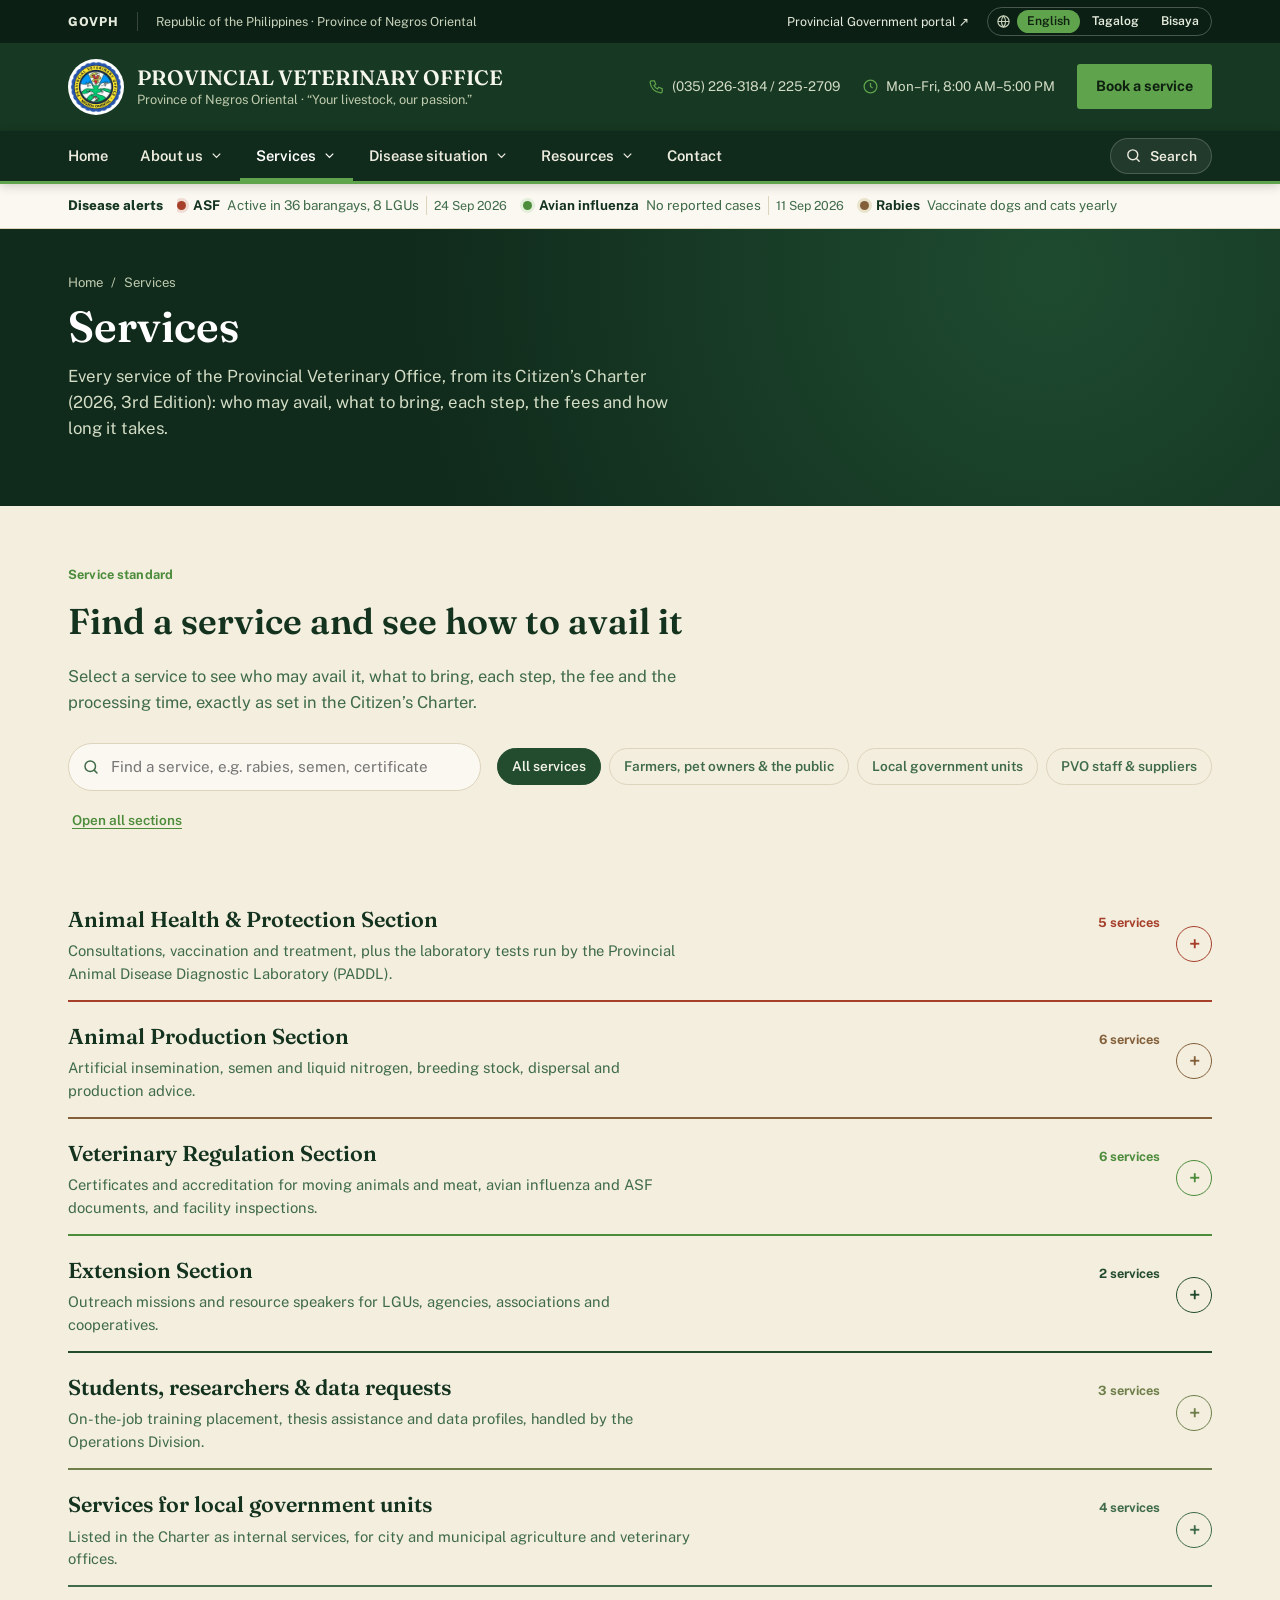
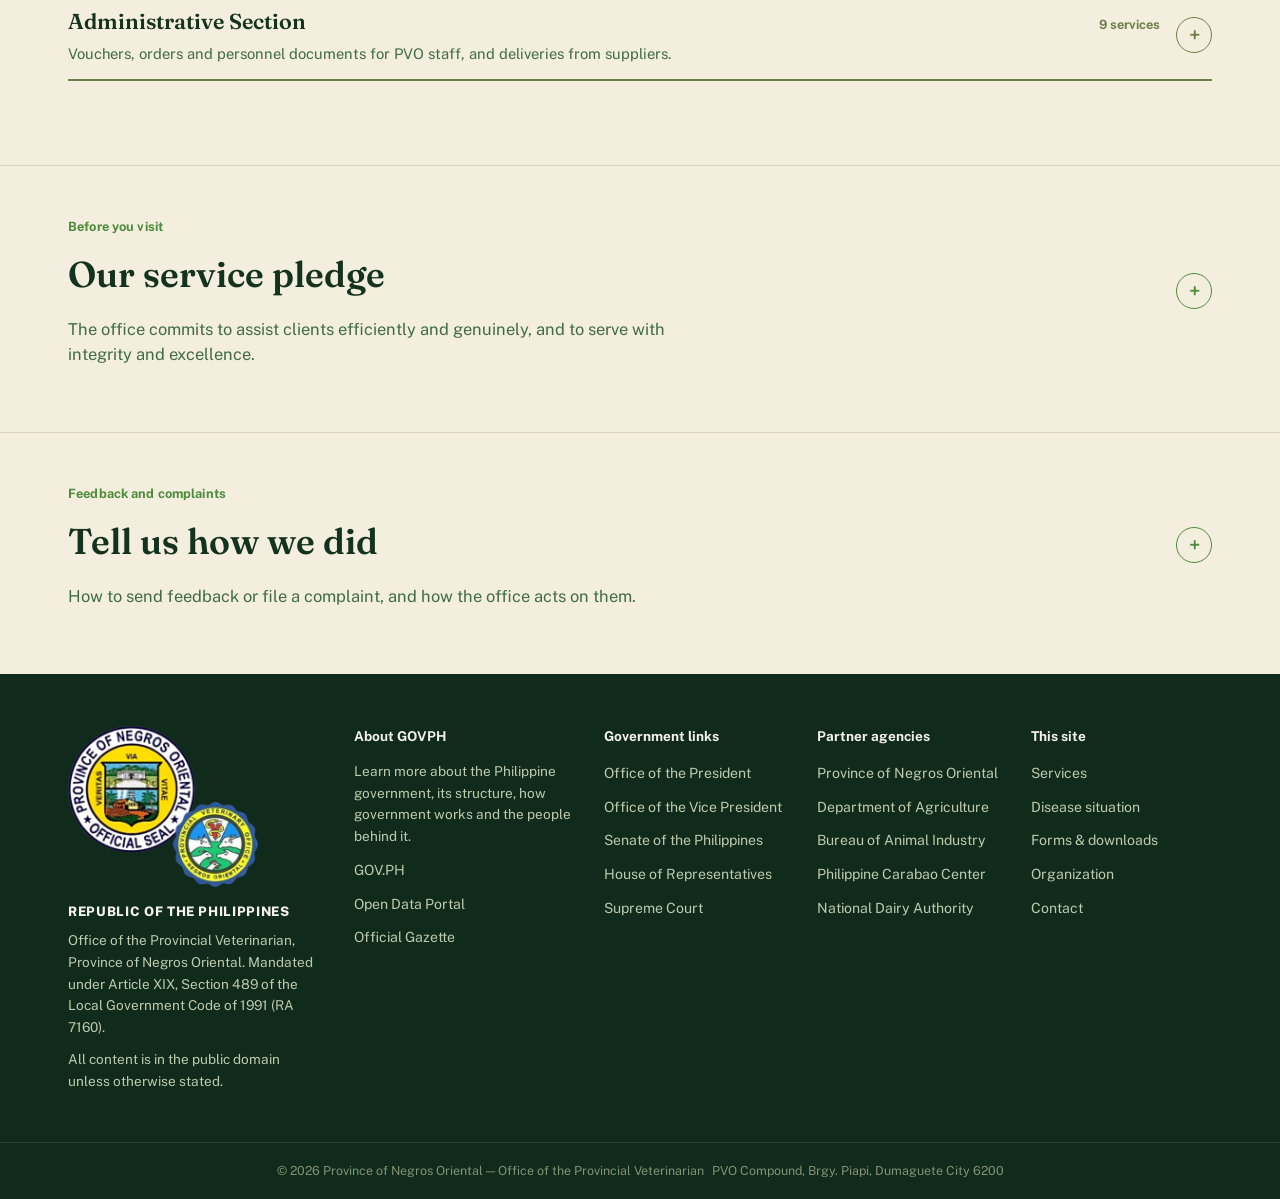
<file: services.html>
<!DOCTYPE html>
<html lang="en">
<head>
<meta charset="UTF-8">
<meta name="viewport" content="width=device-width, initial-scale=1, viewport-fit=cover">
<title>Services — Provincial Veterinary Office, Negros Oriental</title>
<link rel="icon" href="images/icons/favicon.ico" sizes="any">
<link rel="icon" href="images/icons/favicon-32.png" sizes="32x32" type="image/png">
<link rel="icon" href="images/icons/icon-192.png" sizes="192x192" type="image/png">
<link rel="apple-touch-icon" href="images/icons/apple-touch-icon.png">
<meta name="msapplication-TileImage" content="images/icons/mstile-270.png">
<meta name="theme-color" content="#173822">
<link rel="preconnect" href="https://fonts.googleapis.com">
<link rel="preconnect" href="https://fonts.gstatic.com" crossorigin>
<link href="https://fonts.googleapis.com/css2?family=Fraunces:opsz,wght@9..144,400;9..144,500;9..144,600;9..144,700&family=Public+Sans:wght@400;500;600;700;800&display=swap" rel="stylesheet">
<link rel="stylesheet" href="css/style.css">
</head>
<body>

<a class="skip-link" href="#main">Skip to content</a>

<div class="govph-bar">
  <div class="wrap">
    <a class="govph" href="https://www.gov.ph/" target="_blank" rel="noopener">GOVPH</a>
    <span class="gov-meta">Republic of the Philippines &middot; Province of Negros Oriental</span>
    <a class="gov-portal" href="https://negor.gov.ph/" target="_blank" rel="noopener">Provincial Government portal &#8599;</a>
  </div>
</div>

<header class="site-top">
  <div class="wrap">
    <a class="brand" href="index.html">
      <img class="mark" src="images/pvo-seal-mark.png" alt="" width="56" height="56">
      <span class="brand-text">
        <span class="office">PROVINCIAL VETERINARY OFFICE</span>
        <span class="province">Province of Negros Oriental &middot; &ldquo;Your livestock, our passion.&rdquo;</span>
      </span>
    </a>
    <div class="top-contact">
      <span><svg viewBox="0 0 24 24" fill="none" stroke="currentColor" stroke-width="1.8" aria-hidden="true"><path d="M5 4h4l2 5-2.5 1.5a11 11 0 0 0 5 5L15 13l5 2v4a2 2 0 0 1-2 2A16 16 0 0 1 3 6a2 2 0 0 1 2-2"/></svg>(035) 226-3184 / 225-2709</span>
      <span><svg viewBox="0 0 24 24" fill="none" stroke="currentColor" stroke-width="1.8" aria-hidden="true"><circle cx="12" cy="12" r="9"/><path d="M12 7v5l3 2"/></svg>Mon&ndash;Fri, 8:00 AM&ndash;5:00 PM</span>
      <a class="btn btn-primary" href="https://www.facebook.com/profile.php?id=61559705551489" target="_blank" rel="noopener">Book a service</a>
    </div>
  </div>
</header>

<div class="navbar" id="navbar">
  <div class="wrap">
    <button class="nav-toggle" id="navToggle" type="button" aria-expanded="false" aria-controls="mainMenu">
      <svg viewBox="0 0 24 24" fill="none" stroke="currentColor" stroke-width="2" stroke-linecap="round" aria-hidden="true"><path d="M3 6h18M3 12h18M3 18h18"/></svg>
      <span>Menu</span>
    </button>
    <nav class="mainnav" aria-label="Main">
      <ul class="menu" id="mainMenu">
        <li><a class="top" href="index.html">Home</a></li>
        <li class="has-sub">
          <button class="top sub-toggle" type="button" aria-expanded="false" aria-controls="menu-1">About us<svg class="chev" viewBox="0 0 24 24" fill="none" stroke="currentColor" stroke-width="2" aria-hidden="true"><path d="m6 9 6 6 6-6"/></svg></button>
          <ul class="submenu" id="menu-1">
            <li><a href="about.html#about">Mandate &amp; legal basis</a></li>
            <li><a href="about.html#mission-vision">Mission, vision &amp; values</a></li>
            <li><a href="organization.html">Organizational structure</a></li>
          </ul>
        </li>
        <li class="has-sub is-current">
          <button class="top sub-toggle" type="button" aria-expanded="false" aria-controls="menu-2">Services<svg class="chev" viewBox="0 0 24 24" fill="none" stroke="currentColor" stroke-width="2" aria-hidden="true"><path d="m6 9 6 6 6-6"/></svg></button>
          <ul class="submenu" id="menu-2">
            <li><a href="services.html#svc-health">Animal health &amp; protection</a></li>
            <li><a href="services.html#svc-production">Animal production</a></li>
            <li><a href="services.html#svc-regulation">Veterinary regulation</a></li>
            <li><a href="services.html#svc-extension">Extension &amp; outreach</a></li>
            <li><a href="services.html#svc-lgu">Services for LGUs</a></li>
            <li><a href="services.html#walkin">Before you visit</a></li>
            <li><a href="services.html#feedback">Feedback &amp; complaints</a></li>
            <li><a href="https://www.facebook.com/profile.php?id=61559705551489" target="_blank" rel="noopener">Book a service (Facebook)</a></li>
          </ul>
        </li>
        <li class="has-sub">
          <button class="top sub-toggle" type="button" aria-expanded="false" aria-controls="menu-3">Disease situation<svg class="chev" viewBox="0 0 24 24" fill="none" stroke="currentColor" stroke-width="2" aria-hidden="true"><path d="m6 9 6 6 6-6"/></svg></button>
          <ul class="submenu" id="menu-3">
            <li><a href="disease-status.html#asf">African Swine Fever</a></li>
            <li><a href="disease-status.html#avian">Avian Influenza</a></li>
            <li><a href="disease-status.html#rabies">Rabies</a></li>
            <li><a href="disease-status.html#rabies-exposed-dog">If your dog is exposed to rabies</a></li>
          </ul>
        </li>
        <li class="has-sub">
          <button class="top sub-toggle" type="button" aria-expanded="false" aria-controls="menu-4">Resources<svg class="chev" viewBox="0 0 24 24" fill="none" stroke="currentColor" stroke-width="2" aria-hidden="true"><path d="m6 9 6 6 6-6"/></svg></button>
          <ul class="submenu" id="menu-4">
            <li><a href="forms.html">Forms &amp; downloads</a></li>
            <li><a href="documents/da-rabies-exposed-dog-poster-filipino.pdf" download>Rabies exposed-dog poster (PDF)</a></li>
          </ul>
        </li>
        <li><a class="top" href="contact.html">Contact</a></li>
      </ul>
    </nav>
    <button class="search-open" type="button" aria-haspopup="dialog" aria-controls="siteSearch" title="Search this site (press /)">
      <svg viewBox="0 0 24 24" fill="none" stroke="currentColor" stroke-width="2" stroke-linecap="round" aria-hidden="true"><circle cx="11" cy="11" r="7"/><path d="m20 20-3.5-3.5"/></svg>
      <span>Search</span>
    </button>
  </div>
</div>


<main id="main">
  <div class="page-hero">
    <div class="wrap">
      <nav class="crumbs" aria-label="Breadcrumb"><a href="index.html">Home</a><span aria-hidden="true">/</span><span>Services</span></nav>
      <h1>Services</h1>
      <p>Every service of the Provincial Veterinary Office, from its Citizen&rsquo;s Charter (2026, 3rd Edition): who may avail, what to bring, each step, the fees and how long it takes.</p>
    </div>
  </div>
  <section id="services">
    <div class="wrap">
      <div class="section-head">
        <span class="eyebrow">Service standard</span>
        <h2>Find a service and see how to avail it</h2>
        <p>Select a service to see who may avail it, what to bring, each step, the fee and the processing time, exactly as set in the Citizen&rsquo;s Charter.</p>
      </div>
      <div class="cc-tools">
        <label class="cc-search">
          <span class="visually-hidden">Find a service</span>
          <svg viewBox="0 0 24 24" fill="none" stroke="currentColor" stroke-width="2" stroke-linecap="round" aria-hidden="true"><circle cx="11" cy="11" r="7"/><path d="m20 20-3.5-3.5"/></svg>
          <input type="search" id="ccFilter" placeholder="Find a service, e.g. rabies, semen, certificate" autocomplete="off">
        </label>
        <div class="cc-chips" role="group" aria-label="Show services for"><button type="button" class="cc-chip" data-aud="all" aria-pressed="true">All services</button><button type="button" class="cc-chip" data-aud="public" aria-pressed="false">Farmers, pet owners &amp; the public</button><button type="button" class="cc-chip" data-aud="lgu" aria-pressed="false">Local government units</button><button type="button" class="cc-chip" data-aud="staff" aria-pressed="false">PVO staff &amp; suppliers</button></div>
        <button type="button" class="cc-all" id="ccAll" aria-pressed="false">Open all sections</button>
        <p class="cc-status" id="ccStatus" aria-live="polite"></p>
      </div>

  <details class="cc-group cc-g-health" id="svc-health">
    <summary class="cc-group-head">
      <h3>Animal Health &amp; Protection Section</h3>
      <p>Consultations, vaccination and treatment, plus the laboratory tests run by the Provincial Animal Disease Diagnostic Laboratory (PADDL).</p>
      <span class="cc-group-count">5 services</span>
      <span class="fold-toggle" aria-hidden="true"></span>
    </summary>
    <div class="cc-grid">
    <!-- Service: Availing Veterinary Services (Consultation, Vaccination, Supplementation, Deworming, Treatment) -->
    <article class="cc-item" id="cc-vet" data-aud="public lgu" data-search="veterinary services availing veterinary services (consultation, vaccination, supplementation, deworming, treatment) any animal owners, government agencies, and other stakeholders animal health &amp; protection section no fee">
      <button type="button" class="cc-tile" aria-haspopup="dialog">
        <span class="cc-face">
          <span class="cc-icon-wrap"><svg class="cc-icon" viewBox="0 0 24 24" fill="none" stroke="currentColor" stroke-width="1.6" stroke-linecap="round" stroke-linejoin="round" aria-hidden="true"><path d="M12 21c-4-3-8-6.5-8-11a5 5 0 0 1 9-3 5 5 0 0 1 9 3c0 4.5-4 8-8 11Z"/><path d="M8 12h2.5l1.5-3 2 5 1.5-2H17"/></svg></span>
          <span class="cc-name">Veterinary services</span>
          <span class="cc-facts-line">
            <span><svg viewBox="0 0 24 24" fill="none" stroke="currentColor" stroke-width="2" stroke-linecap="round" aria-hidden="true"><circle cx="12" cy="12" r="9"/><path d="M12 7v5l3 2"/></svg>4 hours</span>
            <span class="cc-free"><svg viewBox="0 0 24 24" fill="none" stroke="currentColor" stroke-width="2" stroke-linecap="round" aria-hidden="true"><path d="M8 20V4h5a4.5 4.5 0 0 1 0 9H8"/><path d="M5 8h14"/><path d="M5 11h14"/></svg>No fee</span>
          </span>
        </span>
        <span class="cc-peek" aria-hidden="true">
          <span class="cc-peek-label">Who may avail</span>
          <span class="cc-peek-who">Any animal owners, government agencies, and other stakeholders</span>
          <span class="cc-peek-cta">See the steps</span>
        </span>
      </button>
      <div class="cc-proc" hidden>
        <p class="cc-kicker">Animal Health &amp; Protection Section</p>
        <h3 class="cc-title">Availing Veterinary Services (Consultation, Vaccination, Supplementation, Deworming, Treatment)</h3>
        
        <dl class="cc-facts">
          <div><dt>Office or division</dt><dd>Operations Division / Animal Health &amp; Protection Section</dd></div>
          <div><dt>Classification</dt><dd>Simple Transaction</dd></div>
          <div><dt>Type of transaction</dt><dd>G2C - Government to Citizen<br>G2G - Government to Government<br>G2B - Government to Business</dd></div>
          <div><dt>Who may avail</dt><dd>Any animal owners, government agencies, and other stakeholders</dd></div>
        </dl>
        
        <h4>What to bring</h4>
        <div class="cc-table-wrap"><table class="cc-reqs"><thead><tr><th scope="col">Checklist of requirements</th><th scope="col">Where to secure</th></tr></thead><tbody><tr><td>Present animal for check-up</td><td>c/o Client</td></tr><tr><td>Pet must be healthy and at least three (3) months of age (for rabies vaccination only)</td><td>c/o Client</td></tr><tr><td>Pet should be at least two (2) weeks of age (for deworming only); the next schedule will depend on the dewormer used</td><td>c/o Client</td></tr></tbody></table></div>
        
        <h4>Step by step</h4>
        <ol class="cc-steps"><li class="cc-step"><span class="cc-num" aria-hidden="true">1</span><div class="cc-step-body"><p class="cc-client"><span class="visually-hidden">Step 1: </span>Fill up an entry in the client&#x27;s logbook and give details of your query</p><ul class="cc-actions" aria-label="What the office does"><li><p class="cc-action">Interview client as to animal profile</p><dl class="cc-meta"><div><dt>Fee</dt><dd>None</dd></div><div><dt>Time</dt><dd>1 hour</dd></div><div class="cc-who-cell"><dt>Person responsible</dt><dd>Marlon Mapula / Jocelyn Day / Wenchie Salva / Vernon Lumbania / Jaymar Vilos / Jeff Esmero</dd></div></dl></li></ul></div></li><li class="cc-step"><span class="cc-num" aria-hidden="true">2</span><div class="cc-step-body"><p class="cc-client"><span class="visually-hidden">Step 2: </span>Present the animal for check-up</p><ul class="cc-actions" aria-label="What the office does"><li><p class="cc-action">Conduct physical examination</p><dl class="cc-meta"><div><dt>Fee</dt><dd>None</dd></div><div><dt>Time</dt><dd>1 hour</dd></div><div class="cc-who-cell"><dt>Person responsible</dt><dd>Dr. Melody Dulce Amor L. Vilan / Jaymar Vilos / Marlon Mapula / Jocelyn Day / Wenchie Salva / Jeff Esmero</dd></div></dl></li></ul></div></li><li class="cc-step"><span class="cc-num" aria-hidden="true">3</span><div class="cc-step-body"><p class="cc-client"><span class="visually-hidden">Step 3: </span>Provide factual data on the animal&#x27;s condition</p><ul class="cc-actions" aria-label="What the office does"><li><p class="cc-action">Perform and administer veterinary service(s) after thorough examination and provide instructions; prescribe medicines if and when necessary (attending veterinarian)</p><dl class="cc-meta"><div><dt>Fee</dt><dd>None</dd></div><div><dt>Time</dt><dd>1 hour</dd></div><div class="cc-who-cell"><dt>Person responsible</dt><dd>Dr. Melody Dulce Amor L. Vilan / Jaymar Vilos / Marlon Mapula / Jocelyn Day / Wenchie Salva / Jeff Esmero</dd></div></dl></li><li><p class="cc-action">Issue Vaccination Card and provide entry of other veterinary services (for pets only)</p><dl class="cc-meta"><div><dt>Fee</dt><dd>None</dd></div><div><dt>Time</dt><dd>30 minutes</dd></div><div class="cc-who-cell"><dt>Person responsible</dt><dd>Jaymar Vilos / Marlon Mapula / Jocelyn Day / Wenchie Salva / Jeff Esmero</dd></div></dl></li></ul></div></li><li class="cc-step"><span class="cc-num" aria-hidden="true">4</span><div class="cc-step-body"><p class="cc-client"><span class="visually-hidden">Step 4: </span>Follow instructions as provided by the attending personnel</p><ul class="cc-actions" aria-label="What the office does"><li><p class="cc-action">Refer to private vet clinics if the pet requires x-ray and lab examinations (for treatment of pets only)</p><dl class="cc-meta"><div><dt>Fee</dt><dd>None</dd></div><div><dt>Time</dt><dd>30 minutes</dd></div><div class="cc-who-cell"><dt>Person responsible</dt><dd>Dr. Melody Dulce Amor L. Vilan / Jaymar Vilos / Marlon Mapula / Jocelyn Day / Wenchie Salva / Vernon Lumbania / Jeff Esmero</dd></div></dl></li></ul></div></li></ol>
        <p class="cc-total"><span>Total processing time</span> <strong>4 hours</strong></p>
        <p class="cc-source">From the PVO Citizen&rsquo;s Charter 2026, 3rd Edition.</p>
      </div>
    </article>
    <!-- Service: Request for Rabies Examination (dFAT) -->
    <article class="cc-item" id="cc-rabies" data-aud="public lgu" data-search="rabies examination (dfat) request for rabies examination (dfat) any animal bite victims, private vet clinics, local government units, and other stakeholders animal health &amp; protection section ₱250 per sample">
      <button type="button" class="cc-tile" aria-haspopup="dialog">
        <span class="cc-face">
          <span class="cc-icon-wrap"><svg class="cc-icon" viewBox="0 0 24 24" fill="none" stroke="currentColor" stroke-width="1.6" stroke-linecap="round" stroke-linejoin="round" aria-hidden="true"><path d="M6 18h8"/><path d="M3 22h18"/><path d="M14 22a7 7 0 1 0 0-14h-1"/><path d="M9 14h2"/><path d="M9 12a2 2 0 0 1-2-2V6h6v4a2 2 0 0 1-2 2Z"/><path d="M12 6V3a1 1 0 0 0-1-1H9a1 1 0 0 0-1 1v3"/></svg></span>
          <span class="cc-name">Rabies examination (dFAT)</span>
          <span class="cc-facts-line">
            <span><svg viewBox="0 0 24 24" fill="none" stroke="currentColor" stroke-width="2" stroke-linecap="round" aria-hidden="true"><circle cx="12" cy="12" r="9"/><path d="M12 7v5l3 2"/></svg>5 days</span>
            <span class=""><svg viewBox="0 0 24 24" fill="none" stroke="currentColor" stroke-width="2" stroke-linecap="round" aria-hidden="true"><path d="M8 20V4h5a4.5 4.5 0 0 1 0 9H8"/><path d="M5 8h14"/><path d="M5 11h14"/></svg>₱250 per sample</span>
          </span>
        </span>
        <span class="cc-peek" aria-hidden="true">
          <span class="cc-peek-label">Who may avail</span>
          <span class="cc-peek-who">Any animal bite victims, private vet clinics, local government units, and other stakeholders</span>
          <span class="cc-peek-cta">See the steps</span>
        </span>
      </button>
      <div class="cc-proc" hidden>
        <p class="cc-kicker">Animal Health &amp; Protection Section</p>
        <h3 class="cc-title">Request for Rabies Examination (dFAT)</h3>
        
        <dl class="cc-facts">
          <div><dt>Office or division</dt><dd>Animal Health &amp; Protection Section / Provincial Animal Disease Diagnostic Laboratory (PADDL)</dd></div>
          <div><dt>Classification</dt><dd>Complex Transaction</dd></div>
          <div><dt>Type of transaction</dt><dd>G2G - Government to Government<br>G2C - Government to Citizen<br>G2B - Government to Business</dd></div>
          <div><dt>Who may avail</dt><dd>Any animal bite victims, private vet clinics, local government units, and other stakeholders</dd></div>
        </dl>
        
        <h4>What to bring</h4>
        <div class="cc-table-wrap"><table class="cc-reqs"><thead><tr><th scope="col">Checklist of requirements</th><th scope="col">Where to secure</th></tr></thead><tbody><tr><td>Seek assistance from the proper authorities or LGU MAO/CAO/CVO for collection of the animal head sample (rabies suspect) through euthanasia of the biting animal</td><td>c/o Clients</td></tr><tr><td>Head sample, chilled or frozen for not more than four (4) hours after death, and packed with gel coolants/ice during transport</td><td>c/o Clients or LGU MAO/CAO/CVO</td></tr><tr><td>Rabies Sample Submission Form (1 original copy)</td><td>PVO - PADDL Office</td></tr></tbody></table></div>
        
        <h4>Step by step</h4>
        <ol class="cc-steps"><li class="cc-step"><span class="cc-num" aria-hidden="true">1</span><div class="cc-step-body"><p class="cc-client"><span class="visually-hidden">Step 1: </span>Call PADDL about the protocol for submitting an animal head sample for rabies diagnosis</p><ul class="cc-actions" aria-label="What the office does"><li><p class="cc-action">Answer and respond to the client&#x27;s queries</p><dl class="cc-meta"><div><dt>Fee</dt><dd>None</dd></div><div><dt>Time</dt><dd>1 hour</dd></div><div class="cc-who-cell"><dt>Person responsible</dt><dd>Marlon Mapula / Jocelyn Day / Wenchie Salva</dd></div></dl></li></ul></div></li><li class="cc-step"><span class="cc-num" aria-hidden="true">2</span><div class="cc-step-body"><p class="cc-client"><span class="visually-hidden">Step 2: </span>Submit the head sample to PADDL and fill up the Rabies Sample Submission Form</p><ul class="cc-actions" aria-label="What the office does"><li><p class="cc-action">Receive the preserved head sample (placed in a proper container with gel/ice) and verify correctness of entries on the RSSF</p><dl class="cc-meta"><div><dt>Fee</dt><dd>None</dd></div><div><dt>Time</dt><dd>1 hour &amp; 30 minutes</dd></div><div class="cc-who-cell"><dt>Person responsible</dt><dd>Marlon Mapula / Jocelyn Day / Wenchie Salva</dd></div></dl></li></ul></div></li><li class="cc-step"><span class="cc-num" aria-hidden="true">3</span><div class="cc-step-body"><p class="cc-client"><span class="visually-hidden">Step 3: </span>Give factual data on the condition of the animal before and after the biting incident</p><ul class="cc-actions" aria-label="What the office does"><li><p class="cc-action">Interview client for additional information and check if the head sample submitted is fit for lab examination</p><dl class="cc-meta"><div><dt>Fee</dt><dd>None</dd></div><div><dt>Time</dt><dd>2 hours</dd></div><div class="cc-who-cell"><dt>Person responsible</dt><dd>Marlon Mapula / Jocelyn Day / Wenchie Salva</dd></div></dl></li></ul></div></li><li class="cc-step"><span class="cc-num" aria-hidden="true">4</span><div class="cc-step-body"><p class="cc-client"><span class="visually-hidden">Step 4: </span>Pay the corresponding laboratory fee</p><ul class="cc-actions" aria-label="What the office does"><li><p class="cc-action">Receive payment and issue the Official Receipt (OR)</p><dl class="cc-meta"><div><dt>Fee</dt><dd>₱250.00 per sample</dd></div><div><dt>Time</dt><dd>30 minutes</dd></div><div class="cc-who-cell"><dt>Person responsible</dt><dd>Marie Jeanelle Credo</dd></div></dl></li></ul></div></li><li class="cc-step"><span class="cc-num" aria-hidden="true">5</span><div class="cc-step-body"><p class="cc-client"><span class="visually-hidden">Step 5: </span>Follow instructions given by the attending personnel</p><ul class="cc-actions" aria-label="What the office does"><li><p class="cc-action">Schedule and perform the lab examination of the head sample, while clients are advised to have the bite victim(s) visit the nearest Animal Bite Treatment Center for proper action</p><dl class="cc-meta"><div><dt>Fee</dt><dd>None</dd></div><div><dt>Time</dt><dd>4 days</dd></div><div class="cc-who-cell"><dt>Person responsible</dt><dd>Dr. Melody Dulce Amor L. Vilan / Marlon Mapula / Jocelyn Day / Wenchie Salva</dd></div></dl></li><li><p class="cc-action">Inform the sender when the clinical lab report for rabies is ready for pick-up</p><dl class="cc-meta"><div><dt>Fee</dt><dd>None</dd></div><div><dt>Time</dt><dd>1 hour</dd></div><div class="cc-who-cell"><dt>Person responsible</dt><dd>Marlon Mapula / Jocelyn Day / Wenchie Salva</dd></div></dl></li></ul></div></li><li class="cc-step"><span class="cc-num" aria-hidden="true">6</span><div class="cc-step-body"><p class="cc-client"><span class="visually-hidden">Step 6: </span>Get and secure the clinical lab result</p><ul class="cc-actions" aria-label="What the office does"><li><p class="cc-action">Release the official clinical laboratory report and furnish a copy to the concerned LGU MAO/CAO/CVO</p><dl class="cc-meta"><div><dt>Fee</dt><dd>None</dd></div><div><dt>Time</dt><dd>2 hours</dd></div><div class="cc-who-cell"><dt>Person responsible</dt><dd>Marlon Mapula / Jocelyn Day / Wenchie Salva</dd></div></dl></li></ul></div></li></ol>
        <p class="cc-total"><span>Total processing time</span> <strong>5 days</strong></p>
        <p class="cc-source">From the PVO Citizen&rsquo;s Charter 2026, 3rd Edition.</p>
      </div>
    </article>
    <!-- Service: Request for cPCR Test for African Swine Fever (ASF) -->
    <article class="cc-item" id="cc-asf" data-aud="public lgu" data-search="asf cpcr test request for cpcr test for african swine fever (asf) any swine farmers or raisers, farmer associations, cooperatives, local government units, private farm owners, traders, and other stakeholders animal health &amp; protection section no fee">
      <button type="button" class="cc-tile" aria-haspopup="dialog">
        <span class="cc-face">
          <span class="cc-icon-wrap"><svg class="cc-icon" viewBox="0 0 24 24" fill="none" stroke="currentColor" stroke-width="1.6" stroke-linecap="round" stroke-linejoin="round" aria-hidden="true"><path d="M6 18h8"/><path d="M3 22h18"/><path d="M14 22a7 7 0 1 0 0-14h-1"/><path d="M9 14h2"/><path d="M9 12a2 2 0 0 1-2-2V6h6v4a2 2 0 0 1-2 2Z"/><path d="M12 6V3a1 1 0 0 0-1-1H9a1 1 0 0 0-1 1v3"/></svg></span>
          <span class="cc-name">ASF cPCR test</span>
          <span class="cc-facts-line">
            <span><svg viewBox="0 0 24 24" fill="none" stroke="currentColor" stroke-width="2" stroke-linecap="round" aria-hidden="true"><circle cx="12" cy="12" r="9"/><path d="M12 7v5l3 2"/></svg>5 days</span>
            <span class="cc-free"><svg viewBox="0 0 24 24" fill="none" stroke="currentColor" stroke-width="2" stroke-linecap="round" aria-hidden="true"><path d="M8 20V4h5a4.5 4.5 0 0 1 0 9H8"/><path d="M5 8h14"/><path d="M5 11h14"/></svg>No fee</span>
          </span>
        </span>
        <span class="cc-peek" aria-hidden="true">
          <span class="cc-peek-label">Who may avail</span>
          <span class="cc-peek-who">Any swine farmers or raisers, farmer associations, cooperatives, local government units, private farm owners, traders, and other stakeholders</span>
          <span class="cc-peek-cta">See the steps</span>
        </span>
      </button>
      <div class="cc-proc" hidden>
        <p class="cc-kicker">Animal Health &amp; Protection Section</p>
        <h3 class="cc-title">Request for cPCR Test for African Swine Fever (ASF)</h3>
        
        <dl class="cc-facts">
          <div><dt>Office or division</dt><dd>Operations Division / Animal Health &amp; Protection Section / Provincial Animal Disease Diagnostic Laboratory (PADDL)</dd></div>
          <div><dt>Classification</dt><dd>Complex Transaction</dd></div>
          <div><dt>Type of transaction</dt><dd>G2G - Government to Government<br>G2B - Government to Business<br>G2C - Government to Citizen</dd></div>
          <div><dt>Who may avail</dt><dd>Any swine farmers or raisers, farmer associations, cooperatives, local government units, private farm owners, traders, and other stakeholders</dd></div>
        </dl>
        
        <h4>What to bring</h4>
        <div class="cc-table-wrap"><table class="cc-reqs"><thead><tr><th scope="col">Checklist of requirements</th><th scope="col">Where to secure</th></tr></thead><tbody><tr><td>Properly filled Laboratory Examination Request Form (1 original copy)</td><td>PVO - PADDL Office</td></tr><tr><td>Duly filled out Sample Collection Form (1 original copy)</td><td>PVO - PADDL Office</td></tr><tr><td>Disease Investigation Form / Monitoring &amp; Surveillance Form, if applicable (1 original copy)</td><td>PVO - PADDL Office</td></tr><tr><td>Samples to be tested must be properly identified, packed, and transported</td><td>c/o Client</td></tr><tr><td>Whole blood samples, chilled but not frozen, placed in purple-top vacutainer tubes with anticoagulant (EDTA)</td><td>c/o Client</td></tr></tbody></table></div>
        <p class="cc-forms">Some of the forms listed above can be downloaded from <a href="forms.html">Forms &amp; downloads</a>.</p>
        <h4>Step by step</h4>
        <ol class="cc-steps"><li class="cc-step"><span class="cc-num" aria-hidden="true">1</span><div class="cc-step-body"><p class="cc-client"><span class="visually-hidden">Step 1: </span>Fill up the SCF / DIF / MSF</p><ul class="cc-actions" aria-label="What the office does"><li><p class="cc-action">Verify correctness of entries on forms</p><dl class="cc-meta"><div><dt>Fee</dt><dd>None</dd></div><div><dt>Time</dt><dd>1 hour</dd></div><div class="cc-who-cell"><dt>Person responsible</dt><dd>Marlon Mapula / Jocelyn Day / Wenchie Salva</dd></div></dl></li><li><p class="cc-action">Interview clients for additional information</p><dl class="cc-meta"><div><dt>Fee</dt><dd>None</dd></div><div><dt>Time</dt><dd>30 minutes</dd></div><div class="cc-who-cell"><dt>Person responsible</dt><dd>Marlon Mapula / Jocelyn Day / Wenchie Salva</dd></div></dl></li></ul></div></li><li class="cc-step"><span class="cc-num" aria-hidden="true">2</span><div class="cc-step-body"><p class="cc-client"><span class="visually-hidden">Step 2: </span>Submit the accomplished SCF / DIF / MSF with the whole blood samples</p><ul class="cc-actions" aria-label="What the office does"><li><p class="cc-action">Accept the accomplished documents together with the whole blood samples</p><dl class="cc-meta"><div><dt>Fee</dt><dd>None</dd></div><div><dt>Time</dt><dd>30 minutes</dd></div><div class="cc-who-cell"><dt>Person responsible</dt><dd>Marlon Mapula / Jocelyn Day / Wenchie Salva</dd></div></dl></li><li><p class="cc-action">Process blood samples for cPCR testing</p><dl class="cc-meta"><div><dt>Fee</dt><dd>None</dd></div><div><dt>Time</dt><dd>4 days &amp; 5 hours</dd></div><div class="cc-who-cell"><dt>Person responsible</dt><dd>Marlon Mapula / Jocelyn Day / Wenchie Salva</dd></div></dl></li></ul></div></li><li class="cc-step"><span class="cc-num" aria-hidden="true">3</span><div class="cc-step-body"><p class="cc-client"><span class="visually-hidden">Step 3: </span>Follow up the lab result</p><ul class="cc-actions" aria-label="What the office does"><li><p class="cc-action">Notify the client to pick up the lab result; let the client sign the logbook before releasing the result</p><dl class="cc-meta"><div><dt>Fee</dt><dd>None</dd></div><div><dt>Time</dt><dd>1 hour</dd></div><div class="cc-who-cell"><dt>Person responsible</dt><dd>Marlon Mapula / Jocelyn Day / Wenchie Salva</dd></div></dl></li></ul></div></li></ol>
        <p class="cc-total"><span>Total processing time</span> <strong>5 days</strong></p>
        <p class="cc-source">From the PVO Citizen&rsquo;s Charter 2026, 3rd Edition.</p>
      </div>
    </article>
    <!-- Service: Request for Fecal Examination (Fecalysis) -->
    <article class="cc-item" id="cc-fecal" data-aud="public lgu" data-search="fecal examination (fecalysis) request for fecal examination (fecalysis) any livestock and poultry farmers or raisers, farmer associations, cooperatives, local government units, private farm owners, pet owners, and other stakeholders animal health &amp; protection section ₱10 per sample">
      <button type="button" class="cc-tile" aria-haspopup="dialog">
        <span class="cc-face">
          <span class="cc-icon-wrap"><svg class="cc-icon" viewBox="0 0 24 24" fill="none" stroke="currentColor" stroke-width="1.6" stroke-linecap="round" stroke-linejoin="round" aria-hidden="true"><path d="M6 18h8"/><path d="M3 22h18"/><path d="M14 22a7 7 0 1 0 0-14h-1"/><path d="M9 14h2"/><path d="M9 12a2 2 0 0 1-2-2V6h6v4a2 2 0 0 1-2 2Z"/><path d="M12 6V3a1 1 0 0 0-1-1H9a1 1 0 0 0-1 1v3"/></svg></span>
          <span class="cc-name">Fecal examination (fecalysis)</span>
          <span class="cc-facts-line">
            <span><svg viewBox="0 0 24 24" fill="none" stroke="currentColor" stroke-width="2" stroke-linecap="round" aria-hidden="true"><circle cx="12" cy="12" r="9"/><path d="M12 7v5l3 2"/></svg>5 days</span>
            <span class=""><svg viewBox="0 0 24 24" fill="none" stroke="currentColor" stroke-width="2" stroke-linecap="round" aria-hidden="true"><path d="M8 20V4h5a4.5 4.5 0 0 1 0 9H8"/><path d="M5 8h14"/><path d="M5 11h14"/></svg>₱10 per sample</span>
          </span>
        </span>
        <span class="cc-peek" aria-hidden="true">
          <span class="cc-peek-label">Who may avail</span>
          <span class="cc-peek-who">Any livestock and poultry farmers or raisers, farmer associations, cooperatives, local government units, private farm owners, pet owners, and other stakeholders</span>
          <span class="cc-peek-cta">See the steps</span>
        </span>
      </button>
      <div class="cc-proc" hidden>
        <p class="cc-kicker">Animal Health &amp; Protection Section</p>
        <h3 class="cc-title">Request for Fecal Examination (Fecalysis)</h3>
        
        <dl class="cc-facts">
          <div><dt>Office or division</dt><dd>Operations Division / Animal Health &amp; Protection Section / Provincial Animal Disease Diagnostic Laboratory (PADDL)</dd></div>
          <div><dt>Classification</dt><dd>Complex Transaction</dd></div>
          <div><dt>Type of transaction</dt><dd>G2G - Government to Government<br>G2B - Government to Business<br>G2C - Government to Citizen</dd></div>
          <div><dt>Who may avail</dt><dd>Any livestock and poultry farmers or raisers, farmer associations, cooperatives, local government units, private farm owners, pet owners, and other stakeholders</dd></div>
        </dl>
        
        <h4>What to bring</h4>
        <div class="cc-table-wrap"><table class="cc-reqs"><thead><tr><th scope="col">Checklist of requirements</th><th scope="col">Where to secure</th></tr></thead><tbody><tr><td>Properly filled Laboratory Examination Request Form (1 original copy)</td><td>PVO - PADDL Office</td></tr><tr><td>Duly filled up Sample Collection Form (1 original copy)</td><td>PVO - PADDL Office</td></tr><tr><td>Fecal sample properly identified, packed, transported, and placed in individual plastic containers with coolant or ice packs. For flotation, samples must be weighed: 5 g (poultry), 50 g (large animal)</td><td>c/o Client</td></tr><tr><td>Fecal samples must be collected and submitted to the lab within 24 hours, freshly packed in screw-capped containers</td><td>c/o Client</td></tr></tbody></table></div>
        <p class="cc-forms">Some of the forms listed above can be downloaded from <a href="forms.html">Forms &amp; downloads</a>.</p>
        <h4>Step by step</h4>
        <ol class="cc-steps"><li class="cc-step"><span class="cc-num" aria-hidden="true">1</span><div class="cc-step-body"><p class="cc-client"><span class="visually-hidden">Step 1: </span>Fill up the LERF and SCF</p><ul class="cc-actions" aria-label="What the office does"><li><p class="cc-action">Verify correctness of entries on forms</p><dl class="cc-meta"><div><dt>Fee</dt><dd>None</dd></div><div><dt>Time</dt><dd>40 minutes</dd></div><div class="cc-who-cell"><dt>Person responsible</dt><dd>Marlon Mapula / Jocelyn Day / Wenchie Salva</dd></div></dl></li><li><p class="cc-action">Interview clients for additional information</p><dl class="cc-meta"><div><dt>Fee</dt><dd>None</dd></div><div><dt>Time</dt><dd>40 minutes</dd></div><div class="cc-who-cell"><dt>Person responsible</dt><dd>Marlon Mapula / Jocelyn Day / Wenchie Salva</dd></div></dl></li></ul></div></li><li class="cc-step"><span class="cc-num" aria-hidden="true">2</span><div class="cc-step-body"><p class="cc-client"><span class="visually-hidden">Step 2: </span>Submit the accomplished LERF / SCF with the fecal samples</p><ul class="cc-actions" aria-label="What the office does"><li><p class="cc-action">Accept the duly accomplished documents together with the fecal samples</p><dl class="cc-meta"><div><dt>Fee</dt><dd>None</dd></div><div><dt>Time</dt><dd>40 minutes</dd></div><div class="cc-who-cell"><dt>Person responsible</dt><dd>Marlon Mapula / Jocelyn Day / Wenchie Salva</dd></div></dl></li></ul></div></li><li class="cc-step"><span class="cc-num" aria-hidden="true">3</span><div class="cc-step-body"><p class="cc-client"><span class="visually-hidden">Step 3: </span>Pay the corresponding laboratory fee</p><ul class="cc-actions" aria-label="What the office does"><li><p class="cc-action">Receive payment and issue the Official Receipt (OR)</p><dl class="cc-meta"><div><dt>Fee</dt><dd>₱10.00 per sample</dd></div><div><dt>Time</dt><dd>30 minutes</dd></div><div class="cc-who-cell"><dt>Person responsible</dt><dd>Marie Jeanelle Credo</dd></div></dl></li><li><p class="cc-action">Conduct fecal examination (fecalysis)</p><dl class="cc-meta"><div><dt>Fee</dt><dd>None</dd></div><div><dt>Time</dt><dd>4 days &amp; 4 hours</dd></div><div class="cc-who-cell"><dt>Person responsible</dt><dd>Dr. Melody Dulce Amor L. Vilan / Marlon Mapula / Jocelyn Day / Wenchie Salva</dd></div></dl></li></ul></div></li><li class="cc-step"><span class="cc-num" aria-hidden="true">4</span><div class="cc-step-body"><p class="cc-client"><span class="visually-hidden">Step 4: </span>Follow up the lab result</p><ul class="cc-actions" aria-label="What the office does"><li><p class="cc-action">Inform the client of the result and the availability of the requested clinical lab report</p><dl class="cc-meta"><div><dt>Fee</dt><dd>None</dd></div><div><dt>Time</dt><dd>1 hour</dd></div><div class="cc-who-cell"><dt>Person responsible</dt><dd>Marlon Mapula / Jocelyn Day / Wenchie Salva</dd></div></dl></li></ul></div></li><li class="cc-step"><span class="cc-num" aria-hidden="true">5</span><div class="cc-step-body"><p class="cc-client"><span class="visually-hidden">Step 5: </span>Return to PADDL to claim the lab report</p><ul class="cc-actions" aria-label="What the office does"><li><p class="cc-action">Let the client sign the logbook and release the clinical laboratory report</p><dl class="cc-meta"><div><dt>Fee</dt><dd>&mdash;</dd></div><div><dt>Time</dt><dd>30 minutes</dd></div><div class="cc-who-cell"><dt>Person responsible</dt><dd>Marlon Mapula / Jocelyn Day / Wenchie Salva</dd></div></dl></li></ul></div></li></ol>
        <p class="cc-total"><span>Total processing time</span> <strong>5 days</strong></p>
        <p class="cc-source">From the PVO Citizen&rsquo;s Charter 2026, 3rd Edition.</p>
      </div>
    </article>
    <!-- Service: Assistance in Blood Sample Collection for Poultry, Swine, Goat, Cattle, and Carabao -->
    <article class="cc-item" id="cc-blood" data-aud="public lgu" data-search="blood sample collection assistance in blood sample collection for poultry, swine, goat, cattle, and carabao any livestock and poultry farmers or raisers, farmer associations, cooperatives, local government units, farm owners, traders, and other stakeholders animal health &amp; protection section no fee">
      <button type="button" class="cc-tile" aria-haspopup="dialog">
        <span class="cc-face">
          <span class="cc-icon-wrap"><svg class="cc-icon" viewBox="0 0 24 24" fill="none" stroke="currentColor" stroke-width="1.6" stroke-linecap="round" stroke-linejoin="round" aria-hidden="true"><path d="M12 3s6.5 7.2 6.5 11.5a6.5 6.5 0 0 1-13 0C5.5 10.2 12 3 12 3Z"/><path d="M9 14.5a3 3 0 0 0 3 3"/></svg></span>
          <span class="cc-name">Blood sample collection</span>
          <span class="cc-facts-line">
            <span><svg viewBox="0 0 24 24" fill="none" stroke="currentColor" stroke-width="2" stroke-linecap="round" aria-hidden="true"><circle cx="12" cy="12" r="9"/><path d="M12 7v5l3 2"/></svg>5 days</span>
            <span class="cc-free"><svg viewBox="0 0 24 24" fill="none" stroke="currentColor" stroke-width="2" stroke-linecap="round" aria-hidden="true"><path d="M8 20V4h5a4.5 4.5 0 0 1 0 9H8"/><path d="M5 8h14"/><path d="M5 11h14"/></svg>No fee</span>
          </span>
        </span>
        <span class="cc-peek" aria-hidden="true">
          <span class="cc-peek-label">Who may avail</span>
          <span class="cc-peek-who">Any livestock and poultry farmers or raisers, farmer associations, cooperatives, local government units, farm owners, traders, and other stakeholders</span>
          <span class="cc-peek-cta">See the steps</span>
        </span>
      </button>
      <div class="cc-proc" hidden>
        <p class="cc-kicker">Animal Health &amp; Protection Section</p>
        <h3 class="cc-title">Assistance in Blood Sample Collection for Poultry, Swine, Goat, Cattle, and Carabao</h3>
        
        <dl class="cc-facts">
          <div><dt>Office or division</dt><dd>Operations Division / Animal Health &amp; Protection Section / Provincial Animal Disease Diagnostic Laboratory (PADDL)</dd></div>
          <div><dt>Classification</dt><dd>Complex Transaction</dd></div>
          <div><dt>Type of transaction</dt><dd>G2B - Government to Business<br>G2C - Government to Citizen</dd></div>
          <div><dt>Who may avail</dt><dd>Any livestock and poultry farmers or raisers, farmer associations, cooperatives, local government units, farm owners, traders, and other stakeholders</dd></div>
        </dl>
        
        <h4>What to bring</h4>
        <div class="cc-table-wrap"><table class="cc-reqs"><thead><tr><th scope="col">Checklist of requirements</th><th scope="col">Where to secure</th></tr></thead><tbody><tr><td>Letter of request addressed to the Provincial Veterinarian, duly signed by the requesting party, stating the species, number of animals, farm address, and type of laboratory examination requested (1 original copy)</td><td>Client requesting the service</td></tr></tbody></table></div>
        
        <h4>Step by step</h4>
        <ol class="cc-steps"><li class="cc-step"><span class="cc-num" aria-hidden="true">1</span><div class="cc-step-body"><p class="cc-client"><span class="visually-hidden">Step 1: </span>Submit the letter request and wait for approval</p><ul class="cc-actions" aria-label="What the office does"><li><p class="cc-action">Receive the letter request and stamp the receiving copy</p><dl class="cc-meta"><div><dt>Fee</dt><dd>None</dd></div><div><dt>Time</dt><dd>30 minutes</dd></div><div class="cc-who-cell"><dt>Person responsible</dt><dd>Grace Repollo / Alan Rallustian</dd></div></dl></li><li><p class="cc-action">Forward to the Provincial Veterinarian for approval and comment</p><dl class="cc-meta"><div><dt>Fee</dt><dd>None</dd></div><div><dt>Time</dt><dd>30 minutes</dd></div><div class="cc-who-cell"><dt>Person responsible</dt><dd>Grace Repollo / Alan Rallustian</dd></div></dl></li><li><p class="cc-action">Comment or note by the Provincial Veterinarian</p><dl class="cc-meta"><div><dt>Fee</dt><dd>None</dd></div><div><dt>Time</dt><dd>7 hours</dd></div><div class="cc-who-cell"><dt>Person responsible</dt><dd>Dr. Melody Dulce Amor L. Vilan</dd></div></dl></li></ul></div></li><li class="cc-step"><span class="cc-num" aria-hidden="true">2</span><div class="cc-step-body"><p class="cc-client"><span class="visually-hidden">Step 2: </span>Wait for the schedule of blood sample collection set by PADDL</p><ul class="cc-actions" aria-label="What the office does"><li><p class="cc-action">Forward the request letter to PADDL for appropriate action and inform the client of the blood collection schedule, including preparation before the collection</p><dl class="cc-meta"><div><dt>Fee</dt><dd>None</dd></div><div><dt>Time</dt><dd>2 days</dd></div><div class="cc-who-cell"><dt>Person responsible</dt><dd>Marlon Mapula / Jocelyn Day / Wenchie Salva</dd></div></dl></li></ul></div></li><li class="cc-step"><span class="cc-num" aria-hidden="true">3</span><div class="cc-step-body"><p class="cc-client"><span class="visually-hidden">Step 3: </span>Prepare the animal for blood sample collection</p><ul class="cc-actions" aria-label="What the office does"><li><p class="cc-action">Extract blood samples</p><dl class="cc-meta"><div><dt>Fee</dt><dd>None</dd></div><div><dt>Time</dt><dd>1 day</dd></div><div class="cc-who-cell"><dt>Person responsible</dt><dd>Marlon Mapula / Jocelyn Day / Wenchie Salva</dd></div></dl></li></ul></div></li><li class="cc-step"><span class="cc-num" aria-hidden="true">4</span><div class="cc-step-body"><p class="cc-client"><span class="visually-hidden">Step 4: </span>Prepare materials needed to transport the sample(s) to RADDL 7</p><ul class="cc-actions" aria-label="What the office does"><li><p class="cc-action">Extract serum; assist in the preparation of samples for transport</p><dl class="cc-meta"><div><dt>Fee</dt><dd>None</dd></div><div><dt>Time</dt><dd>1 day</dd></div><div class="cc-who-cell"><dt>Person responsible</dt><dd>Marlon Mapula / Jocelyn Day / Wenchie Salva</dd></div></dl></li></ul></div></li></ol>
        <p class="cc-total"><span>Total processing time</span> <strong>5 days</strong></p>
        <p class="cc-source">From the PVO Citizen&rsquo;s Charter 2026, 3rd Edition.</p>
      </div>
    </article>
    </div>
  </details>
  <details class="cc-group cc-g-production" id="svc-production">
    <summary class="cc-group-head">
      <h3>Animal Production Section</h3>
      <p>Artificial insemination, semen and liquid nitrogen, breeding stock, dispersal and production advice.</p>
      <span class="cc-group-count">6 services</span>
      <span class="fold-toggle" aria-hidden="true"></span>
    </summary>
    <div class="cc-grid">
    <!-- Service: Availing Artificial Insemination (AI) for Cattle (Beef &amp; Dairy), Carabao, Goat, and Swine -->
    <article class="cc-item" id="cc-ai" data-aud="public" data-search="artificial insemination availing artificial insemination (ai) for cattle (beef &amp; dairy), carabao, goat, and swine livestock farmers and farm owners animal production section ₱50 per semen straw">
      <button type="button" class="cc-tile" aria-haspopup="dialog">
        <span class="cc-face">
          <span class="cc-icon-wrap"><svg class="cc-icon" viewBox="0 0 24 24" fill="none" stroke="currentColor" stroke-width="1.6" stroke-linecap="round" stroke-linejoin="round" aria-hidden="true"><path d="m18 2 4 4"/><path d="m16 4 4 4"/><path d="m18 6-9.5 9.5"/><path d="M14 4 5 13v4h4l9-9"/><path d="m8 11 2 2"/><path d="m11 8 2 2"/><path d="M5 17 2 20"/></svg></span>
          <span class="cc-name">Artificial insemination</span>
          <span class="cc-facts-line">
            <span><svg viewBox="0 0 24 24" fill="none" stroke="currentColor" stroke-width="2" stroke-linecap="round" aria-hidden="true"><circle cx="12" cy="12" r="9"/><path d="M12 7v5l3 2"/></svg>6 hours</span>
            <span class=""><svg viewBox="0 0 24 24" fill="none" stroke="currentColor" stroke-width="2" stroke-linecap="round" aria-hidden="true"><path d="M8 20V4h5a4.5 4.5 0 0 1 0 9H8"/><path d="M5 8h14"/><path d="M5 11h14"/></svg>₱50 per semen straw</span>
          </span>
        </span>
        <span class="cc-peek" aria-hidden="true">
          <span class="cc-peek-label">Who may avail</span>
          <span class="cc-peek-who">Livestock farmers and farm owners</span>
          <span class="cc-peek-cta">See the steps</span>
        </span>
      </button>
      <div class="cc-proc" hidden>
        <p class="cc-kicker">Animal Production Section</p>
        <h3 class="cc-title">Availing Artificial Insemination (AI) for Cattle (Beef &amp; Dairy), Carabao, Goat, and Swine</h3>
        <p class="cc-intro">The office offers artificial insemination for livestock to advance genetic improvement, cost-effectiveness, and better reproductive management. The technology reduces labor and maintenance and also prevents the spread of sexually transmitted diseases.</p>
        <dl class="cc-facts">
          <div><dt>Office or division</dt><dd>Operations Division / Animal Production Section</dd></div>
          <div><dt>Classification</dt><dd>Simple Transaction</dd></div>
          <div><dt>Type of transaction</dt><dd>G2C - Government to Citizen<br>G2B - Government to Business</dd></div>
          <div><dt>Who may avail</dt><dd>Livestock farmers and farm owners</dd></div>
        </dl>
        
        <h4>What to bring</h4>
        <p class="cc-none">None</p>
        
        <h4>Step by step</h4>
        <ol class="cc-steps"><li class="cc-step"><span class="cc-num" aria-hidden="true">1</span><div class="cc-step-body"><p class="cc-client"><span class="visually-hidden">Step 1: </span>See the UNAIP Coordinator / Semen Lab personnel to record a registry entry and give details of the animal&#x27;s physical condition and attributes</p><ul class="cc-actions" aria-label="What the office does"><li><p class="cc-action">Record the visit request and contact an available AI technician</p><dl class="cc-meta"><div><dt>Fee</dt><dd>None</dd></div><div><dt>Time</dt><dd>1 hour</dd></div><div class="cc-who-cell"><dt>Person responsible</dt><dd>Vernon Lumbania / June Rey Cabildo / Alfie Marilyn Villaflores</dd></div></dl></li><li><p class="cc-action">Give proper instructions to the client and set the time schedule for AI</p><dl class="cc-meta"><div><dt>Fee</dt><dd>None</dd></div><div><dt>Time</dt><dd>&mdash;</dd></div><div class="cc-who-cell"><dt>Person responsible</dt><dd>Vernon Lumbania / June Rey Cabildo / Alfie Marilyn Villaflores</dd></div></dl></li></ul></div></li><li class="cc-step"><span class="cc-num" aria-hidden="true">2</span><div class="cc-step-body"><p class="cc-client"><span class="visually-hidden">Step 2: </span>Make ready the chute and other supplies, and prepare the animal to be inseminated while waiting for the inseminator</p><ul class="cc-actions" aria-label="What the office does"><li><p class="cc-action">Inseminator goes to the area where the animal is located</p><dl class="cc-meta"><div><dt>Fee</dt><dd>None</dd></div><div><dt>Time</dt><dd>3 hours</dd></div><div class="cc-who-cell"><dt>Person responsible</dt><dd>June Rey Cabildo / Jeff Esmero / Joseph Jetdell Dasian / Joemar Amistoso</dd></div></dl></li><li><p class="cc-action">Perform the artificial insemination and record the completed service</p><dl class="cc-meta"><div><dt>Fee</dt><dd>None</dd></div><div><dt>Time</dt><dd>1 hour</dd></div><div class="cc-who-cell"><dt>Person responsible</dt><dd>June Rey Cabildo / Jeff Esmero / Joseph Jetdell Dasian / Joemar Amistoso</dd></div></dl></li></ul></div></li><li class="cc-step"><span class="cc-num" aria-hidden="true">3</span><div class="cc-step-body"><p class="cc-client"><span class="visually-hidden">Step 3: </span>Pay for the semen used</p><ul class="cc-actions" aria-label="What the office does"><li><p class="cc-action">Remit payment of semen used</p><dl class="cc-meta"><div><dt>Fee</dt><dd>₱50.00 per semen straw</dd></div><div><dt>Time</dt><dd>1 hour</dd></div><div class="cc-who-cell"><dt>Person responsible</dt><dd>Marie Jeanelle Credo</dd></div></dl></li></ul></div></li><li class="cc-step"><span class="cc-num" aria-hidden="true">4</span><div class="cc-step-body"><p class="cc-client"><span class="visually-hidden">Step 4: </span>Keep the animal in a dry and cool place</p><ul class="cc-actions" aria-label="What the office does"><li><p class="cc-action">Follow up Pregnancy Diagnosis (PD) and Calf Drop (CD) of the animal</p><dl class="cc-meta"><div><dt>Fee</dt><dd>None</dd></div><div><dt>Time</dt><dd>&mdash;</dd></div><div class="cc-who-cell"><dt>Person responsible</dt><dd>June Rey Cabildo / Jeff Esmero / Joseph Jetdell Dasian</dd></div></dl></li></ul></div></li></ol>
        <p class="cc-total"><span>Total processing time</span> <strong>6 hours</strong></p>
        <p class="cc-source">From the PVO Citizen&rsquo;s Charter 2026, 3rd Edition.</p>
      </div>
    </article>
    <!-- Service: Availing Semen for Cattle (Beef &amp; Dairy), Carabao, Goat, and Swine -->
    <article class="cc-item" id="cc-semen" data-aud="public lgu" data-search="semen for ai availing semen for cattle (beef &amp; dairy), carabao, goat, and swine livestock farmers, lgus, stakeholders, and farm business owners animal production section ₱50 per semen straw">
      <button type="button" class="cc-tile" aria-haspopup="dialog">
        <span class="cc-face">
          <span class="cc-icon-wrap"><svg class="cc-icon" viewBox="0 0 24 24" fill="none" stroke="currentColor" stroke-width="1.6" stroke-linecap="round" stroke-linejoin="round" aria-hidden="true"><path d="M9 3h6"/><path d="M10 3v7l-4.6 8.2A2 2 0 0 0 7.2 21h9.6a2 2 0 0 0 1.8-2.8L14 10V3"/><path d="M7.5 15h9"/></svg></span>
          <span class="cc-name">Semen for AI</span>
          <span class="cc-facts-line">
            <span><svg viewBox="0 0 24 24" fill="none" stroke="currentColor" stroke-width="2" stroke-linecap="round" aria-hidden="true"><circle cx="12" cy="12" r="9"/><path d="M12 7v5l3 2"/></svg>3 hours</span>
            <span class=""><svg viewBox="0 0 24 24" fill="none" stroke="currentColor" stroke-width="2" stroke-linecap="round" aria-hidden="true"><path d="M8 20V4h5a4.5 4.5 0 0 1 0 9H8"/><path d="M5 8h14"/><path d="M5 11h14"/></svg>₱50 per semen straw</span>
          </span>
        </span>
        <span class="cc-peek" aria-hidden="true">
          <span class="cc-peek-label">Who may avail</span>
          <span class="cc-peek-who">Livestock farmers, LGUs, stakeholders, and farm business owners</span>
          <span class="cc-peek-cta">See the steps</span>
        </span>
      </button>
      <div class="cc-proc" hidden>
        <p class="cc-kicker">Animal Production Section</p>
        <h3 class="cc-title">Availing Semen for Cattle (Beef &amp; Dairy), Carabao, Goat, and Swine</h3>
        
        <dl class="cc-facts">
          <div><dt>Office or division</dt><dd>Operations Division / Animal Production Section</dd></div>
          <div><dt>Classification</dt><dd>Simple Transaction</dd></div>
          <div><dt>Type of transaction</dt><dd>G2C - Government to Citizen<br>G2B - Government to Business<br>G2G - Government to Government</dd></div>
          <div><dt>Who may avail</dt><dd>Livestock farmers, LGUs, stakeholders, and farm business owners</dd></div>
        </dl>
        
        <h4>What to bring</h4>
        <div class="cc-table-wrap"><table class="cc-reqs"><thead><tr><th scope="col">Checklist of requirements</th><th scope="col">Where to secure</th></tr></thead><tbody><tr><td>Purchase Form (1 original copy)</td><td>Provincial Veterinary Office</td></tr></tbody></table></div>
        
        <h4>Step by step</h4>
        <ol class="cc-steps"><li class="cc-step"><span class="cc-num" aria-hidden="true">1</span><div class="cc-step-body"><p class="cc-client"><span class="visually-hidden">Step 1: </span>See the UNAIP Coordinator / Semen Lab personnel</p><ul class="cc-actions" aria-label="What the office does"><li><p class="cc-action">Record the client in the logbook and inform the Semen Lab in-charge</p><dl class="cc-meta"><div><dt>Fee</dt><dd>None</dd></div><div><dt>Time</dt><dd>30 minutes</dd></div><div class="cc-who-cell"><dt>Person responsible</dt><dd>Vernon Lumbania / June Rey Cabildo / Alfie Marilyn Villaflores</dd></div></dl></li></ul></div></li><li class="cc-step"><span class="cc-num" aria-hidden="true">2</span><div class="cc-step-body"><p class="cc-client"><span class="visually-hidden">Step 2: </span>Bring the LN2 tank and confer with the person in-charge</p><ul class="cc-actions" aria-label="What the office does"><li><p class="cc-action">Provide the number of semen straws purchased by the client</p><dl class="cc-meta"><div><dt>Fee</dt><dd>None</dd></div><div><dt>Time</dt><dd>1 hour</dd></div><div class="cc-who-cell"><dt>Person responsible</dt><dd>Alfie Marilyn Villaflores / Marie Jeanelle Credo</dd></div></dl></li></ul></div></li><li class="cc-step"><span class="cc-num" aria-hidden="true">3</span><div class="cc-step-body"><p class="cc-client"><span class="visually-hidden">Step 3: </span>Pay for the semen purchase</p><ul class="cc-actions" aria-label="What the office does"><li><p class="cc-action">Issue the Official Receipt of sale</p><dl class="cc-meta"><div><dt>Fee</dt><dd>₱50.00 per semen straw</dd></div><div><dt>Time</dt><dd>30 minutes</dd></div><div class="cc-who-cell"><dt>Person responsible</dt><dd>Marie Jeanelle Credo</dd></div></dl></li></ul></div></li><li class="cc-step"><span class="cc-num" aria-hidden="true">4</span><div class="cc-step-body"><p class="cc-client"><span class="visually-hidden">Step 4: </span>Present the Official Receipt of sale to the Semen Lab personnel</p><ul class="cc-actions" aria-label="What the office does"><li><p class="cc-action">Release the LN2 tank with the purchased semen straws inside</p><dl class="cc-meta"><div><dt>Fee</dt><dd>None</dd></div><div><dt>Time</dt><dd>1 hour</dd></div><div class="cc-who-cell"><dt>Person responsible</dt><dd>Alfie Marilyn Villaflores / Marie Jeanelle Credo</dd></div></dl></li></ul></div></li></ol>
        <p class="cc-total"><span>Total processing time</span> <strong>3 hours</strong></p>
        <p class="cc-source">From the PVO Citizen&rsquo;s Charter 2026, 3rd Edition.</p>
      </div>
    </article>
    <!-- Service: Purchase of Stock for Pullets, Chicks, Piglets, etc. -->
    <article class="cc-item" id="cc-stock" data-aud="public lgu" data-search="buy stock: piglets, chicks &amp; pullets purchase of stock for pullets, chicks, piglets, etc. any person, farmer associations, cooperatives, local government units, and stakeholders who want to purchase animal stocks animal production section ₱30–₱1,800 per head">
      <button type="button" class="cc-tile" aria-haspopup="dialog">
        <span class="cc-face">
          <span class="cc-icon-wrap"><svg class="cc-icon" viewBox="0 0 24 24" fill="none" stroke="currentColor" stroke-width="1.6" stroke-linecap="round" stroke-linejoin="round" aria-hidden="true"><path d="M12 3c-3.9 0-6.5 6-6.5 10.5a6.5 6.5 0 0 0 13 0C18.5 9 15.9 3 12 3Z"/></svg></span>
          <span class="cc-name">Buy stock: piglets, chicks &amp; pullets</span>
          <span class="cc-facts-line">
            <span><svg viewBox="0 0 24 24" fill="none" stroke="currentColor" stroke-width="2" stroke-linecap="round" aria-hidden="true"><circle cx="12" cy="12" r="9"/><path d="M12 7v5l3 2"/></svg>4 hours</span>
            <span class=""><svg viewBox="0 0 24 24" fill="none" stroke="currentColor" stroke-width="2" stroke-linecap="round" aria-hidden="true"><path d="M8 20V4h5a4.5 4.5 0 0 1 0 9H8"/><path d="M5 8h14"/><path d="M5 11h14"/></svg>₱30–₱1,800 per head</span>
          </span>
        </span>
        <span class="cc-peek" aria-hidden="true">
          <span class="cc-peek-label">Who may avail</span>
          <span class="cc-peek-who">Any person, farmer associations, cooperatives, local government units, and stakeholders who want to purchase animal stocks</span>
          <span class="cc-peek-cta">See the steps</span>
        </span>
      </button>
      <div class="cc-proc" hidden>
        <p class="cc-kicker">Animal Production Section</p>
        <h3 class="cc-title">Purchase of Stock for Pullets, Chicks, Piglets, etc.</h3>
        
        <dl class="cc-facts">
          <div><dt>Office or division</dt><dd>Operations Division / Animal Production Section</dd></div>
          <div><dt>Classification</dt><dd>Simple Transaction</dd></div>
          <div><dt>Type of transaction</dt><dd>G2C - Government to Citizen<br>G2G - Government to Government</dd></div>
          <div><dt>Who may avail</dt><dd>Any person, farmer associations, cooperatives, local government units, and stakeholders who want to purchase animal stocks</dd></div>
        </dl>
        
        <h4>What to bring</h4>
        <p class="cc-none">None</p>
        
        <h4>Step by step</h4>
        <ol class="cc-steps"><li class="cc-step"><span class="cc-num" aria-hidden="true">1</span><div class="cc-step-body"><p class="cc-client"><span class="visually-hidden">Step 1: </span>See the PABC records officer and give details of your purchase</p><ul class="cc-actions" aria-label="What the office does"><li><p class="cc-action">Record the transaction in the client&#x27;s logbook and inform the PABC Chief and/or Hatchery Manager</p><dl class="cc-meta"><div><dt>Fee</dt><dd>None</dd></div><div><dt>Time</dt><dd>30 minutes</dd></div><div class="cc-who-cell"><dt>Person responsible</dt><dd>Ritche Villaflores / June Rey Cabildo / Jeffrey Soriano</dd></div></dl></li></ul></div></li><li class="cc-step"><span class="cc-num" aria-hidden="true">2</span><div class="cc-step-body"><p class="cc-client"><span class="visually-hidden">Step 2: </span>Secure an Order of Payment</p><ul class="cc-actions" aria-label="What the office does"><li><p class="cc-action">Prepare the Order of Payment</p><dl class="cc-meta"><div><dt>Fee</dt><dd>See next step</dd></div><div><dt>Time</dt><dd>30 minutes (with next step)</dd></div><div class="cc-who-cell"><dt>Person responsible</dt><dd>Marie Jeanelle Credo</dd></div></dl></li></ul></div></li><li class="cc-step"><span class="cc-num" aria-hidden="true">3</span><div class="cc-step-body"><p class="cc-client"><span class="visually-hidden">Step 3: </span>Pay the corresponding bill and get the Official Receipt</p><ul class="cc-actions" aria-label="What the office does"><li><p class="cc-action">Issue the Official Receipt (other fees are indicated in the Revenue Code of the province)</p><dl class="cc-meta"><div><dt>Fee</dt><dd>₱1,800.00 per piglet; ₱30.00 per day-old chick; ₱75.00 per pullet</dd></div><div><dt>Time</dt><dd>&mdash;</dd></div><div class="cc-who-cell"><dt>Person responsible</dt><dd>Marie Jeanelle Credo</dd></div></dl></li></ul></div></li><li class="cc-step"><span class="cc-num" aria-hidden="true">4</span><div class="cc-step-body"><p class="cc-client"><span class="visually-hidden">Step 4: </span>Present the Official Receipt to the PABC Chief / Hatchery Manager, with animal crates and cages</p><ul class="cc-actions" aria-label="What the office does"><li><p class="cc-action">Inform farm workers and prepare the type of commodity and number of heads purchased</p><dl class="cc-meta"><div><dt>Fee</dt><dd>None</dd></div><div><dt>Time</dt><dd>2 hours</dd></div><div class="cc-who-cell"><dt>Person responsible</dt><dd>June Rey Cabildo / Jeffrey Soriano / Arnel Estemoso / Mark Gil Santillan / Ian Jerrove Villaluz / Joemar Amistoso</dd></div></dl></li></ul></div></li><li class="cc-step"><span class="cc-num" aria-hidden="true">5</span><div class="cc-step-body"><p class="cc-client"><span class="visually-hidden">Step 5: </span>Receive the purchased animals</p><ul class="cc-actions" aria-label="What the office does"><li><p class="cc-action">Release the procured animal stocks as specified in the OR</p><dl class="cc-meta"><div><dt>Fee</dt><dd>None</dd></div><div><dt>Time</dt><dd>30 minutes</dd></div><div class="cc-who-cell"><dt>Person responsible</dt><dd>June Rey Cabildo / Jeffrey Soriano / Arnel Estemoso / Mark Gil Santillan / Ian Jerrove Villaluz / Joemar Amistoso</dd></div></dl></li></ul></div></li><li class="cc-step"><span class="cc-num" aria-hidden="true">6</span><div class="cc-step-body"><p class="cc-client"><span class="visually-hidden">Step 6: </span>Show the OR to the guard on duty and allow stock inspection before leaving</p><ul class="cc-actions" aria-label="What the office does"><li><p class="cc-action"><span class="cc-muted">No office action listed</span></p><dl class="cc-meta"><div><dt>Fee</dt><dd>None</dd></div><div><dt>Time</dt><dd>30 minutes</dd></div><div class="cc-who-cell"><dt>Person responsible</dt><dd>Guard on duty</dd></div></dl></li></ul></div></li></ol>
        <p class="cc-total"><span>Total processing time</span> <strong>4 hours</strong></p>
        <p class="cc-source">From the PVO Citizen&rsquo;s Charter 2026, 3rd Edition.</p>
      </div>
    </article>
    <!-- Service: Providing Technical Advice on Livestock &amp; Poultry Production (Walk-In) -->
    <article class="cc-item" id="cc-advice" data-aud="public" data-search="technical advice (walk-in) providing technical advice on livestock &amp; poultry production (walk-in) individuals or groups of clients (farmers, students, etc.) interested in livestock and poultry production animal production section no fee">
      <button type="button" class="cc-tile" aria-haspopup="dialog">
        <span class="cc-face">
          <span class="cc-icon-wrap"><svg class="cc-icon" viewBox="0 0 24 24" fill="none" stroke="currentColor" stroke-width="1.6" stroke-linecap="round" stroke-linejoin="round" aria-hidden="true"><path d="M20 12a8 8 0 0 1-11.7 7.1L4 20l1.1-4.1A8 8 0 1 1 20 12Z"/><path d="M8.5 11h7"/><path d="M8.5 14.5h4"/></svg></span>
          <span class="cc-name">Technical advice (walk-in)</span>
          <span class="cc-facts-line">
            <span><svg viewBox="0 0 24 24" fill="none" stroke="currentColor" stroke-width="2" stroke-linecap="round" aria-hidden="true"><circle cx="12" cy="12" r="9"/><path d="M12 7v5l3 2"/></svg>1 hour &amp; 30 minutes</span>
            <span class="cc-free"><svg viewBox="0 0 24 24" fill="none" stroke="currentColor" stroke-width="2" stroke-linecap="round" aria-hidden="true"><path d="M8 20V4h5a4.5 4.5 0 0 1 0 9H8"/><path d="M5 8h14"/><path d="M5 11h14"/></svg>No fee</span>
          </span>
        </span>
        <span class="cc-peek" aria-hidden="true">
          <span class="cc-peek-label">Who may avail</span>
          <span class="cc-peek-who">Individuals or groups of clients (farmers, students, etc.) interested in livestock and poultry production</span>
          <span class="cc-peek-cta">See the steps</span>
        </span>
      </button>
      <div class="cc-proc" hidden>
        <p class="cc-kicker">Animal Production Section</p>
        <h3 class="cc-title">Providing Technical Advice on Livestock &amp; Poultry Production (Walk-In)</h3>
        
        <dl class="cc-facts">
          <div><dt>Office or division</dt><dd>Operations Division / Animal Production Section</dd></div>
          <div><dt>Classification</dt><dd>Simple Transaction</dd></div>
          <div><dt>Type of transaction</dt><dd>G2C - Government to Citizen<br>G2B - Government to Business</dd></div>
          <div><dt>Who may avail</dt><dd>Individuals or groups of clients (farmers, students, etc.) interested in livestock and poultry production</dd></div>
        </dl>
        
        <h4>What to bring</h4>
        <p class="cc-none">None</p>
        
        <h4>Step by step</h4>
        <ol class="cc-steps"><li class="cc-step"><span class="cc-num" aria-hidden="true">1</span><div class="cc-step-body"><p class="cc-client"><span class="visually-hidden">Step 1: </span>See the Public Assistance Desk Officer and register in the client&#x27;s logbook</p><ul class="cc-actions" aria-label="What the office does"><li><p class="cc-action">Inform the Operations Division or focal person</p><dl class="cc-meta"><div><dt>Fee</dt><dd>None</dd></div><div><dt>Time</dt><dd>15 minutes</dd></div><div class="cc-who-cell"><dt>Person responsible</dt><dd>Vernon Lumbania / Grace Repollo</dd></div></dl></li><li><p class="cc-action">If technical staff is not available, provide the client with IEC materials and/or the contact number of technical staff for direct inquiry</p><dl class="cc-meta"><div><dt>Fee</dt><dd>None</dd></div><div><dt>Time</dt><dd>15 minutes</dd></div><div class="cc-who-cell"><dt>Person responsible</dt><dd>Vernon Lumbania / Grace Repollo</dd></div></dl></li><li><p class="cc-action">Answer the client&#x27;s inquiries / provide IEC materials or electronic copies of relevant materials (if available)</p><dl class="cc-meta"><div><dt>Fee</dt><dd>None</dd></div><div><dt>Time</dt><dd>30 minutes</dd></div><div class="cc-who-cell"><dt>Person responsible</dt><dd>Vernon Lumbania / June Rey Cabildo / Marlon Mapula / Lobey Jane Tayko / Orlando Cabugnason / Angelique Geromo / Jeffrey Soriano / Jocelyn Day / Alfie Marilyn Villaflores</dd></div></dl></li></ul></div></li><li class="cc-step"><span class="cc-num" aria-hidden="true">2</span><div class="cc-step-body"><p class="cc-client"><span class="visually-hidden">Step 2: </span>Fill up the client satisfaction feedback form</p><ul class="cc-actions" aria-label="What the office does"><li><p class="cc-action">Provide the client satisfaction feedback form</p><dl class="cc-meta"><div><dt>Fee</dt><dd>None</dd></div><div><dt>Time</dt><dd>15 minutes</dd></div><div class="cc-who-cell"><dt>Person responsible</dt><dd>Grace Repollo</dd></div></dl></li></ul></div></li></ol>
        <p class="cc-total"><span>Total processing time</span> <strong>1 hour &amp; 30 minutes</strong></p>
        <p class="cc-source">From the PVO Citizen&rsquo;s Charter 2026, 3rd Edition.</p>
      </div>
    </article>
    <!-- Service: Request for Liquid Nitrogen (LN2) -->
    <article class="cc-item" id="cc-ln2" data-aud="lgu" data-search="liquid nitrogen (ln2) request for liquid nitrogen (ln2) artificial insemination program implementers and stakeholders from local government units animal production section no fee">
      <button type="button" class="cc-tile" aria-haspopup="dialog">
        <span class="cc-face">
          <span class="cc-icon-wrap"><svg class="cc-icon" viewBox="0 0 24 24" fill="none" stroke="currentColor" stroke-width="1.6" stroke-linecap="round" stroke-linejoin="round" aria-hidden="true"><rect x="7" y="7" width="10" height="14" rx="2"/><path d="M9.5 7V4h5v3"/><path d="M7 12h10"/></svg></span>
          <span class="cc-name">Liquid nitrogen (LN2)</span>
          <span class="cc-facts-line">
            <span><svg viewBox="0 0 24 24" fill="none" stroke="currentColor" stroke-width="2" stroke-linecap="round" aria-hidden="true"><circle cx="12" cy="12" r="9"/><path d="M12 7v5l3 2"/></svg>1 day</span>
            <span class="cc-free"><svg viewBox="0 0 24 24" fill="none" stroke="currentColor" stroke-width="2" stroke-linecap="round" aria-hidden="true"><path d="M8 20V4h5a4.5 4.5 0 0 1 0 9H8"/><path d="M5 8h14"/><path d="M5 11h14"/></svg>No fee</span>
          </span>
        </span>
        <span class="cc-peek" aria-hidden="true">
          <span class="cc-peek-label">Who may avail</span>
          <span class="cc-peek-who">Artificial insemination program implementers and stakeholders from local government units</span>
          <span class="cc-peek-cta">See the steps</span>
        </span>
      </button>
      <div class="cc-proc" hidden>
        <p class="cc-kicker">Animal Production Section</p>
        <h3 class="cc-title">Request for Liquid Nitrogen (LN2)</h3>
        
        <dl class="cc-facts">
          <div><dt>Office or division</dt><dd>Operations Division / Animal Production Section</dd></div>
          <div><dt>Classification</dt><dd>Simple Transaction</dd></div>
          <div><dt>Type of transaction</dt><dd>G2G - Government to Government<br>G2B - Government to Business</dd></div>
          <div><dt>Who may avail</dt><dd>Artificial insemination program implementers and stakeholders from local government units</dd></div>
        </dl>
        
        <h4>What to bring</h4>
        <div class="cc-table-wrap"><table class="cc-reqs"><thead><tr><th scope="col">Checklist of requirements</th><th scope="col">Where to secure</th></tr></thead><tbody><tr><td>Prior request or notice</td><td>Clients</td></tr></tbody></table></div>
        
        <h4>Step by step</h4>
        <ol class="cc-steps"><li class="cc-step"><span class="cc-num" aria-hidden="true">1</span><div class="cc-step-body"><p class="cc-client"><span class="visually-hidden">Step 1: </span>Call the office to request a supply of LN2 and wait for instructions on its availability</p><ul class="cc-actions" aria-label="What the office does"><li><p class="cc-action">Inform the LGU when LN2 is available, record the LN2 request, and set the pick-up date</p><dl class="cc-meta"><div><dt>Fee</dt><dd>None</dd></div><div><dt>Time</dt><dd>4 hours</dd></div><div class="cc-who-cell"><dt>Person responsible</dt><dd>June Rey Cabildo / Alfie Marilyn Villaflores / Marie Jeanelle Credo</dd></div></dl></li></ul></div></li><li class="cc-step"><span class="cc-num" aria-hidden="true">2</span><div class="cc-step-body"><p class="cc-client"><span class="visually-hidden">Step 2: </span>Follow the set withdrawal schedule and bring the LN2 mother/baby tank to the office on the pick-up date</p><ul class="cc-actions" aria-label="What the office does"><li><p class="cc-action">Load LN2 into the LGU&#x27;s mother/baby tank and record the release/withdrawal</p><dl class="cc-meta"><div><dt>Fee</dt><dd>None</dd></div><div><dt>Time</dt><dd>4 hours</dd></div><div class="cc-who-cell"><dt>Person responsible</dt><dd>June Rey Cabildo / Alfie Marilyn Villaflores / Marie Jeanelle Credo</dd></div></dl></li></ul></div></li></ol>
        <p class="cc-total"><span>Total processing time</span> <strong>1 day</strong></p>
        <p class="cc-source">From the PVO Citizen&rsquo;s Charter 2026, 3rd Edition.</p>
      </div>
    </article>
    <!-- Service: Stock Dispersal (Chicks, Pullets, etc.) -->
    <article class="cc-item" id="cc-dispersal" data-aud="public lgu" data-search="stock dispersal stock dispersal (chicks, pullets, etc.) farmer associations, cooperatives, local government units, and stakeholders animal production section no fee">
      <button type="button" class="cc-tile" aria-haspopup="dialog">
        <span class="cc-face">
          <span class="cc-icon-wrap"><svg class="cc-icon" viewBox="0 0 24 24" fill="none" stroke="currentColor" stroke-width="1.6" stroke-linecap="round" stroke-linejoin="round" aria-hidden="true"><path d="M2 6h12v10H2z"/><path d="M14 9.5h4l3.5 3.5V16H14"/><circle cx="6" cy="18" r="2"/><circle cx="17.5" cy="18" r="2"/></svg></span>
          <span class="cc-name">Stock dispersal</span>
          <span class="cc-facts-line">
            <span><svg viewBox="0 0 24 24" fill="none" stroke="currentColor" stroke-width="2" stroke-linecap="round" aria-hidden="true"><circle cx="12" cy="12" r="9"/><path d="M12 7v5l3 2"/></svg>1 day</span>
            <span class="cc-free"><svg viewBox="0 0 24 24" fill="none" stroke="currentColor" stroke-width="2" stroke-linecap="round" aria-hidden="true"><path d="M8 20V4h5a4.5 4.5 0 0 1 0 9H8"/><path d="M5 8h14"/><path d="M5 11h14"/></svg>No fee</span>
          </span>
        </span>
        <span class="cc-peek" aria-hidden="true">
          <span class="cc-peek-label">Who may avail</span>
          <span class="cc-peek-who">Farmer associations, cooperatives, local government units, and stakeholders</span>
          <span class="cc-peek-cta">See the steps</span>
        </span>
      </button>
      <div class="cc-proc" hidden>
        <p class="cc-kicker">Animal Production Section</p>
        <h3 class="cc-title">Stock Dispersal (Chicks, Pullets, etc.)</h3>
        
        <dl class="cc-facts">
          <div><dt>Office or division</dt><dd>Operations Division / Animal Production Section</dd></div>
          <div><dt>Classification</dt><dd>Simple Transaction</dd></div>
          <div><dt>Type of transaction</dt><dd>G2C - Government to Citizen<br>G2G - Government to Government</dd></div>
          <div><dt>Who may avail</dt><dd>Farmer associations, cooperatives, local government units, and stakeholders</dd></div>
        </dl>
        
        <h4>What to bring</h4>
        <div class="cc-table-wrap"><table class="cc-reqs"><thead><tr><th scope="col">Checklist of requirements</th><th scope="col">Where to secure</th></tr></thead><tbody><tr><td>Approved Letter of Intent by the Governor (1 original copy)</td><td>c/o Client</td></tr><tr><td>Area for the stock</td><td>c/o Client</td></tr></tbody></table></div>
        
        <h4>Step by step</h4>
        <ol class="cc-steps"><li class="cc-step"><span class="cc-num" aria-hidden="true">1</span><div class="cc-step-body"><p class="cc-client"><span class="visually-hidden">Step 1: </span>Present the approved letter to the Provincial Veterinarian</p><ul class="cc-actions" aria-label="What the office does"><li><p class="cc-action">Indicate remarks on the approved letter</p><dl class="cc-meta"><div><dt>Fee</dt><dd>None</dd></div><div><dt>Time</dt><dd>3 hours</dd></div><div class="cc-who-cell"><dt>Person responsible</dt><dd>Dr. Melody Dulce Amor L. Vilan</dd></div></dl></li></ul></div></li><li class="cc-step"><span class="cc-num" aria-hidden="true">2</span><div class="cc-step-body"><p class="cc-client"><span class="visually-hidden">Step 2: </span>Prepare cages for the stock</p><ul class="cc-actions" aria-label="What the office does"><li><p class="cc-action">Forward the documents to the person in-charge</p><dl class="cc-meta"><div><dt>Fee</dt><dd>None</dd></div><div><dt>Time</dt><dd>1 hour &amp; 40 minutes</dd></div><div class="cc-who-cell"><dt>Person responsible</dt><dd>June Rey Cabildo / Jeffrey Soriano</dd></div></dl></li></ul></div></li><li class="cc-step"><span class="cc-num" aria-hidden="true">3</span><div class="cc-step-body"><p class="cc-client"><span class="visually-hidden">Step 3: </span>Fill out the Invoice Receipt and Acknowledgement Form</p><ul class="cc-actions" aria-label="What the office does"><li><p class="cc-action">Release the number of heads for the specified commodity</p><dl class="cc-meta"><div><dt>Fee</dt><dd>None</dd></div><div><dt>Time</dt><dd>3 hours</dd></div><div class="cc-who-cell"><dt>Person responsible</dt><dd>June Rey Cabildo / Jeffrey Soriano / Arnel Estemoso / Mark Gil Santillan / Ian Jerrove Villaluz / Joemar Amistoso</dd></div></dl></li></ul></div></li><li class="cc-step"><span class="cc-num" aria-hidden="true">4</span><div class="cc-step-body"><p class="cc-client"><span class="visually-hidden">Step 4: </span>Show the Acknowledgement Form to the guard on duty and allow stock inspection before leaving</p><ul class="cc-actions" aria-label="What the office does"><li><p class="cc-action">Allow the client to leave</p><dl class="cc-meta"><div><dt>Fee</dt><dd>None</dd></div><div><dt>Time</dt><dd>20 minutes</dd></div><div class="cc-who-cell"><dt>Person responsible</dt><dd>Guard on duty</dd></div></dl></li></ul></div></li></ol>
        <p class="cc-total"><span>Total processing time</span> <strong>1 day</strong></p>
        <p class="cc-source">From the PVO Citizen&rsquo;s Charter 2026, 3rd Edition.</p>
      </div>
    </article>
    </div>
  </details>
  <details class="cc-group cc-g-regulation" id="svc-regulation">
    <summary class="cc-group-head">
      <h3>Veterinary Regulation Section</h3>
      <p>Certificates and accreditation for moving animals and meat, avian influenza and ASF documents, and facility inspections.</p>
      <span class="cc-group-count">6 services</span>
      <span class="fold-toggle" aria-hidden="true"></span>
    </summary>
    <div class="cc-grid">
    <!-- Service: Issuance of Acceptance and Downtime Compliance Certificate -->
    <article class="cc-item" id="cc-acceptance" data-aud="public lgu" data-search="acceptance &amp; downtime certificate issuance of acceptance and downtime compliance certificate all veterinary regulation section ₱50">
      <button type="button" class="cc-tile" aria-haspopup="dialog">
        <span class="cc-face">
          <span class="cc-icon-wrap"><svg class="cc-icon" viewBox="0 0 24 24" fill="none" stroke="currentColor" stroke-width="1.6" stroke-linecap="round" stroke-linejoin="round" aria-hidden="true"><path d="M6 3h9l4 4v14H6z"/><path d="M15 3v4h4"/><path d="m9 13 2 2 4-4"/></svg></span>
          <span class="cc-name">Acceptance &amp; downtime certificate</span>
          <span class="cc-facts-line">
            <span><svg viewBox="0 0 24 24" fill="none" stroke="currentColor" stroke-width="2" stroke-linecap="round" aria-hidden="true"><circle cx="12" cy="12" r="9"/><path d="M12 7v5l3 2"/></svg>1 day</span>
            <span class=""><svg viewBox="0 0 24 24" fill="none" stroke="currentColor" stroke-width="2" stroke-linecap="round" aria-hidden="true"><path d="M8 20V4h5a4.5 4.5 0 0 1 0 9H8"/><path d="M5 8h14"/><path d="M5 11h14"/></svg>₱50</span>
          </span>
        </span>
        <span class="cc-peek" aria-hidden="true">
          <span class="cc-peek-label">Who may avail</span>
          <span class="cc-peek-who">All</span>
          <span class="cc-peek-cta">See the steps</span>
        </span>
      </button>
      <div class="cc-proc" hidden>
        <p class="cc-kicker">Veterinary Regulation Section</p>
        <h3 class="cc-title">Issuance of Acceptance and Downtime Compliance Certificate</h3>
        <p class="cc-intro">Any person or entity, whether government or private, shall secure a Certificate of Acceptance for the inbound movement of live animals, animal products and by-products, as per EO No. 54 series of 2022 and EO No. 10 series of 2024.</p>
        <dl class="cc-facts">
          <div><dt>Office or division</dt><dd>Operations Division / Veterinary Regulation Section</dd></div>
          <div><dt>Classification</dt><dd>Simple Transaction</dd></div>
          <div><dt>Type of transaction</dt><dd>G2G - Government to Government<br>G2B - Government to Business<br>G2C - Government to Citizen</dd></div>
          <div><dt>Who may avail</dt><dd>All</dd></div>
        </dl>
        
        <h4>What to bring</h4>
        <p class="cc-fold-hint">Open the one that applies to you.</p><details class="cc-fold"><summary>For live hogs for slaughter <span class="cc-fold-n">9 items</span></summary><div class="cc-table-wrap"><table class="cc-reqs"><thead><tr><th scope="col">Requirement</th><th scope="col">Where to secure</th></tr></thead><tbody><tr><td>Local Shipping Permit (1 photocopy)</td><td>Bureau of Animal Industry (BAI)</td></tr><tr><td>Animal Welfare Registration Certificate (1 photocopy)</td><td>Bureau of Animal Industry (BAI)</td></tr><tr><td>Veterinary Health Certificate (1 original copy)</td><td>Any licensed veterinarian</td></tr><tr><td>Registered Livestock Transport Vehicle (1 photocopy)</td><td>Bureau of Animal Industry (BAI)</td></tr><tr><td>Livestock Handler&#x27;s License (1 photocopy)</td><td>Bureau of Animal Industry (BAI)</td></tr><tr><td>Certificate of Free Status (CFS-ASF) for commercial farms (1 photocopy)</td><td>Bureau of Animal Industry (BAI)</td></tr><tr><td>Certified True Copy of Recognition of Active Surveillance for ASF, for backyard raisers (1 photocopy)</td><td>LGU Agriculture/Veterinary Office</td></tr><tr><td>Negative ASF result (RT-PCR / cPCR / Antibody ELISA) (1 photocopy)</td><td>BAI ADDL/RADDL/PADDL or any BAI-accredited ASF laboratory</td></tr><tr><td>Route Plan (1 original copy)</td><td>Client</td></tr></tbody></table></div></details><details class="cc-fold"><summary>For live hogs for breeding <span class="cc-fold-n">9 items</span></summary><div class="cc-table-wrap"><table class="cc-reqs"><thead><tr><th scope="col">Requirement</th><th scope="col">Where to secure</th></tr></thead><tbody><tr><td>Local Shipping Permit (1 photocopy)</td><td>Bureau of Animal Industry (BAI)</td></tr><tr><td>Animal Welfare Registration Certificate / BAI Accredited Swine Breeder Farm Certificate (1 photocopy)</td><td>Bureau of Animal Industry (BAI)</td></tr><tr><td>Veterinary Health Certificate (1 original copy)</td><td>Any licensed veterinarian</td></tr><tr><td>Registered Livestock Transport Vehicle (1 photocopy)</td><td>Bureau of Animal Industry (BAI)</td></tr><tr><td>Livestock Handler&#x27;s License (1 photocopy)</td><td>Bureau of Animal Industry (BAI)</td></tr><tr><td>Certificate of Free Status (CFS-ASF) for commercial farms (1 photocopy)</td><td>Bureau of Animal Industry (BAI)</td></tr><tr><td>Certified True Copy of Recognition of Active Surveillance for ASF, for backyard raisers (1 photocopy)</td><td>LGU Agriculture/Veterinary Office</td></tr><tr><td>Negative ASF result (RT-PCR / cPCR / Antibody ELISA) (1 photocopy)</td><td>BAI ADDL/RADDL/PADDL or any BAI-accredited ASF laboratory</td></tr><tr><td>Certificate of Acceptance issued by the Veterinarian/Agriculturist (1 original copy)</td><td>LGU Agriculture/Veterinary Office</td></tr></tbody></table></div></details><details class="cc-fold"><summary>For genetic materials <span class="cc-fold-n">6 items</span></summary><div class="cc-table-wrap"><table class="cc-reqs"><thead><tr><th scope="col">Requirement</th><th scope="col">Where to secure</th></tr></thead><tbody><tr><td>Local Shipping Permit (1 photocopy)</td><td>Bureau of Animal Industry (BAI)</td></tr><tr><td>Animal Welfare Registration Certificate / BAI Accredited Swine Breeder Farm Certificate from the source farm (1 photocopy)</td><td>Bureau of Animal Industry (BAI)</td></tr><tr><td>Veterinary Health Certificate from the source breeder (1 original copy)</td><td>Any licensed veterinarian</td></tr><tr><td>Certificate of Laboratory Compliance: negative test for PRRS / Pseudorabies / Brucellosis (1 photocopy)</td><td>Bureau of Animal Industry (BAI)</td></tr><tr><td>Certificate of Free Status for ASF of the source farm (CFS-ASF) (1 photocopy)</td><td>Bureau of Animal Industry (BAI)</td></tr><tr><td>Negative ASF result (RT-PCR / cPCR / Antibody ELISA) for the source breeder (1 photocopy)</td><td>BAI ADDL/RADDL/PADDL or any BAI-accredited ASF laboratory</td></tr></tbody></table></div></details><details class="cc-fold"><summary>For frozen pork products and raw poultry meat, chilled or frozen (processed or unprocessed) <span class="cc-fold-n">4 items</span></summary><div class="cc-table-wrap"><table class="cc-reqs"><thead><tr><th scope="col">Requirement</th><th scope="col">Where to secure</th></tr></thead><tbody><tr><td>Local Shipping Permit (1 photocopy)</td><td>Bureau of Animal Industry (BAI)</td></tr><tr><td>Meat Inspection Certificate (MIC) for locally sourced meat (1 photocopy)</td><td>National Meat Inspection Service (NMIS)</td></tr><tr><td>Certificate of Meat Inspection (COMI) for imported meat (1 photocopy)</td><td>National Meat Inspection Service (NMIS)</td></tr><tr><td>Disinfection Clearance for Meat Transport Vehicle (1 original copy)</td><td>Deputized Veterinary Quarantine Officer</td></tr></tbody></table></div></details><details class="cc-fold"><summary>For uncooked processed pork products / cooked and canned processed meat products <span class="cc-fold-n">3 items</span></summary><div class="cc-table-wrap"><table class="cc-reqs"><thead><tr><th scope="col">Requirement</th><th scope="col">Where to secure</th></tr></thead><tbody><tr><td>Local Shipping Permit (1 photocopy)</td><td>Bureau of Animal Industry (BAI)</td></tr><tr><td>License to Operate (LTO) (1 photocopy)</td><td>Food and Drug Administration (FDA)</td></tr><tr><td>Certificate of Product Registration (CPR) (1 photocopy)</td><td>Food and Drug Administration (FDA)</td></tr></tbody></table></div></details><details class="cc-fold"><summary>For hatching eggs, embryonated eggs/balut, salted eggs, table eggs and day-old chicks <span class="cc-fold-n">6 items</span></summary><div class="cc-table-wrap"><table class="cc-reqs"><thead><tr><th scope="col">Requirement</th><th scope="col">Where to secure</th></tr></thead><tbody><tr><td>Local Shipping Permit (1 photocopy)</td><td>Bureau of Animal Industry (BAI)</td></tr><tr><td>No Avian Influenza Certificate (1 photocopy)</td><td>Provincial Veterinary Office of the origin province</td></tr><tr><td>Negative AI test result (ELISA / RT-PCR) of the source flock (1 photocopy), or</td><td>BAI ADDL / RADDL</td></tr><tr><td>Certificate of Free Status for Avian Influenza (CFS-AI) (1 photocopy)</td><td>Bureau of Animal Industry (BAI)</td></tr><tr><td>Veterinary Health Certificate from the source flock (1 original copy)</td><td>Any licensed veterinarian</td></tr><tr><td>Disinfection Clearance for Transporting Vehicle (1 original copy)</td><td>Deputized Veterinary Quarantine Officer</td></tr></tbody></table></div></details><details class="cc-fold"><summary>For a downtime certificate <span class="cc-fold-n">2 items</span></summary><div class="cc-table-wrap"><table class="cc-reqs"><thead><tr><th scope="col">Requirement</th><th scope="col">Where to secure</th></tr></thead><tbody><tr><td>Disinfection Clearance for Transporting Vehicle (1 original copy)</td><td>Deputized Veterinary Quarantine Officer (Provincial Animal Quarantine Checkpoint)</td></tr><tr><td>Notice of Seven (7) Day Downtime (1 original copy)</td><td>Local Agriculture/Veterinary Office</td></tr></tbody></table></div></details>
        
        <h4>Step by step</h4>
        <ol class="cc-steps"><li class="cc-step"><span class="cc-num" aria-hidden="true">1</span><div class="cc-step-body"><p class="cc-client"><span class="visually-hidden">Step 1: </span>Present the necessary documents as stipulated in the related EOs (ASF, bird flu)</p><ul class="cc-actions" aria-label="What the office does"><li><p class="cc-action">Review all attachments and supporting documents based on the particular certification requested</p><dl class="cc-meta"><div><dt>Fee</dt><dd>None</dd></div><div><dt>Time</dt><dd>2 hours</dd></div><div class="cc-who-cell"><dt>Person responsible</dt><dd>Marlon Mapula / Jocelyn Day / Wenchie Salva</dd></div></dl></li></ul></div></li><li class="cc-step"><span class="cc-num" aria-hidden="true">2</span><div class="cc-step-body"><p class="cc-client"><span class="visually-hidden">Step 2: </span>Confer with BAI-VQ for annotation of documents, if the requested certificate is an acceptance</p><ul class="cc-actions" aria-label="What the office does"><li><p class="cc-action">Verify correctness and conferment of other necessary documents on animal movement to BAI-NVQS, if the requested certificate is an acceptance</p><dl class="cc-meta"><div><dt>Fee</dt><dd>None</dd></div><div><dt>Time</dt><dd>3 hours &amp; 30 minutes</dd></div><div class="cc-who-cell"><dt>Person responsible</dt><dd>Marlon Mapula / Jocelyn Day / Wenchie Salva</dd></div></dl></li></ul></div></li><li class="cc-step"><span class="cc-num" aria-hidden="true">3</span><div class="cc-step-body"><p class="cc-client"><span class="visually-hidden">Step 3: </span>Pay the corresponding fee</p><ul class="cc-actions" aria-label="What the office does"><li><p class="cc-action">Receive payment and issue the Official Receipt (OR)</p><dl class="cc-meta"><div><dt>Fee</dt><dd>₱50.00</dd></div><div><dt>Time</dt><dd>30 minutes</dd></div><div class="cc-who-cell"><dt>Person responsible</dt><dd>Marie Jeanelle Credo</dd></div></dl></li></ul></div></li><li class="cc-step"><span class="cc-num" aria-hidden="true">4</span><div class="cc-step-body"><p class="cc-client"><span class="visually-hidden">Step 4: </span>Present the Official Receipt to the focal person in-charge</p><ul class="cc-actions" aria-label="What the office does"><li><p class="cc-action">Issue the Certificate of Acceptance / Downtime</p><dl class="cc-meta"><div><dt>Fee</dt><dd>None</dd></div><div><dt>Time</dt><dd>2 hours</dd></div><div class="cc-who-cell"><dt>Person responsible</dt><dd>Marlon Mapula / Jocelyn Day / Wenchie Salva / Leero Jakosalem</dd></div></dl></li></ul></div></li></ol>
        <p class="cc-total"><span>Total processing time</span> <strong>1 day</strong></p>
        <p class="cc-source">From the PVO Citizen&rsquo;s Charter 2026, 3rd Edition.</p>
      </div>
    </article>
    <!-- Service: Accreditation of Locally Registered Meat Vans -->
    <article class="cc-item" id="cc-meatvan" data-aud="public lgu" data-search="meat van accreditation accreditation of locally registered meat vans any swine farmers or raisers, farmer associations, cooperatives, local government units, private farm owners, traders, and other stakeholders veterinary regulation section ₱300">
      <button type="button" class="cc-tile" aria-haspopup="dialog">
        <span class="cc-face">
          <span class="cc-icon-wrap"><svg class="cc-icon" viewBox="0 0 24 24" fill="none" stroke="currentColor" stroke-width="1.6" stroke-linecap="round" stroke-linejoin="round" aria-hidden="true"><path d="M2 6h12v10H2z"/><path d="M14 9.5h4l3.5 3.5V16H14"/><circle cx="6" cy="18" r="2"/><circle cx="17.5" cy="18" r="2"/></svg></span>
          <span class="cc-name">Meat van accreditation</span>
          <span class="cc-facts-line">
            <span><svg viewBox="0 0 24 24" fill="none" stroke="currentColor" stroke-width="2" stroke-linecap="round" aria-hidden="true"><circle cx="12" cy="12" r="9"/><path d="M12 7v5l3 2"/></svg>4 hours</span>
            <span class=""><svg viewBox="0 0 24 24" fill="none" stroke="currentColor" stroke-width="2" stroke-linecap="round" aria-hidden="true"><path d="M8 20V4h5a4.5 4.5 0 0 1 0 9H8"/><path d="M5 8h14"/><path d="M5 11h14"/></svg>₱300</span>
          </span>
        </span>
        <span class="cc-peek" aria-hidden="true">
          <span class="cc-peek-label">Who may avail</span>
          <span class="cc-peek-who">Any swine farmers or raisers, farmer associations, cooperatives, local government units, private farm owners, traders, and other stakeholders</span>
          <span class="cc-peek-cta">See the steps</span>
        </span>
      </button>
      <div class="cc-proc" hidden>
        <p class="cc-kicker">Veterinary Regulation Section</p>
        <h3 class="cc-title">Accreditation of Locally Registered Meat Vans</h3>
        
        <dl class="cc-facts">
          <div><dt>Office or division</dt><dd>Operations Division / Veterinary Regulation Section</dd></div>
          <div><dt>Classification</dt><dd>Simple Transaction</dd></div>
          <div><dt>Type of transaction</dt><dd>G2G - Government to Government<br>G2B - Government to Business<br>G2C - Government to Citizen</dd></div>
          <div><dt>Who may avail</dt><dd>Any swine farmers or raisers, farmer associations, cooperatives, local government units, private farm owners, traders, and other stakeholders</dd></div>
        </dl>
        
        <h4>What to bring</h4>
        <div class="cc-table-wrap"><table class="cc-reqs"><thead><tr><th scope="col">Checklist of requirements</th><th scope="col">Where to secure</th></tr></thead><tbody><tr><td>Duly notarized application form (1 original copy)</td><td>Provincial Veterinary Office</td></tr><tr><td>Photocopy of Certificate of Registration (1 copy)</td><td>c/o Client</td></tr><tr><td>Photocopy of Official Receipt (1 copy)</td><td>c/o Client</td></tr><tr><td>Pictures (front, side, and inner view of the van) with the corresponding name in front of the hood, meat van only (1 original copy)</td><td>c/o Client</td></tr><tr><td>Health Certificate of the driver and helper (1 original copy)</td><td>c/o Client</td></tr></tbody></table></div>
        
        <h4>Step by step</h4>
        <ol class="cc-steps"><li class="cc-step"><span class="cc-num" aria-hidden="true">1</span><div class="cc-step-body"><p class="cc-client"><span class="visually-hidden">Step 1: </span>See the public assistance desk officer and give details of your query</p><ul class="cc-actions" aria-label="What the office does"><li><p class="cc-action">Record the client in the logbook and inform the person in charge</p><dl class="cc-meta"><div><dt>Fee</dt><dd>None</dd></div><div><dt>Time</dt><dd>30 minutes</dd></div><div class="cc-who-cell"><dt>Person responsible</dt><dd>Vernon Lumbania / Grace Repollo / Angelique Geromo</dd></div></dl></li></ul></div></li><li class="cc-step"><span class="cc-num" aria-hidden="true">2</span><div class="cc-step-body"><p class="cc-client"><span class="visually-hidden">Step 2: </span>Present the duly accomplished application form</p><ul class="cc-actions" aria-label="What the office does"><li><p class="cc-action">Verify correctness of entries on forms and interview clients for additional information</p><dl class="cc-meta"><div><dt>Fee</dt><dd>None</dd></div><div><dt>Time</dt><dd>1 hour</dd></div><div class="cc-who-cell"><dt>Person responsible</dt><dd>Angelique Geromo</dd></div></dl></li></ul></div></li><li class="cc-step"><span class="cc-num" aria-hidden="true">3</span><div class="cc-step-body"><p class="cc-client"><span class="visually-hidden">Step 3: </span>Have the accomplished form notarized</p><p class="cc-muted cc-noact">Done by the client; no office action, fee or time is listed for this step.</p></div></li><li class="cc-step"><span class="cc-num" aria-hidden="true">4</span><div class="cc-step-body"><p class="cc-client"><span class="visually-hidden">Step 4: </span>Confer with the person in-charge and present your documents</p><ul class="cc-actions" aria-label="What the office does"><li><p class="cc-action">Review entries and supporting documents</p><dl class="cc-meta"><div><dt>Fee</dt><dd>None</dd></div><div><dt>Time</dt><dd>1 hour</dd></div><div class="cc-who-cell"><dt>Person responsible</dt><dd>Angelique Geromo</dd></div></dl></li></ul></div></li><li class="cc-step"><span class="cc-num" aria-hidden="true">5</span><div class="cc-step-body"><p class="cc-client"><span class="visually-hidden">Step 5: </span>Pay the corresponding fee</p><ul class="cc-actions" aria-label="What the office does"><li><p class="cc-action">Receive payment and issue the Official Receipt (OR)</p><dl class="cc-meta"><div><dt>Fee</dt><dd>₱300.00</dd></div><div><dt>Time</dt><dd>30 minutes</dd></div><div class="cc-who-cell"><dt>Person responsible</dt><dd>Marie Jeanelle Credo</dd></div></dl></li></ul></div></li><li class="cc-step"><span class="cc-num" aria-hidden="true">6</span><div class="cc-step-body"><p class="cc-client"><span class="visually-hidden">Step 6: </span>Present the Official Receipt to the focal person in-charge</p><ul class="cc-actions" aria-label="What the office does"><li><p class="cc-action">Issue the certificate</p><dl class="cc-meta"><div><dt>Fee</dt><dd>None</dd></div><div><dt>Time</dt><dd>1 hour</dd></div><div class="cc-who-cell"><dt>Person responsible</dt><dd>Angelique Geromo</dd></div></dl></li></ul></div></li></ol>
        <p class="cc-total"><span>Total processing time</span> <strong>4 hours</strong></p>
        <p class="cc-source">From the PVO Citizen&rsquo;s Charter 2026, 3rd Edition.</p>
      </div>
    </article>
    <!-- Service: Assist in Processing of Certificate of Free Status for Avian Influenza (CFS-AI) -->
    <article class="cc-item" id="cc-cfsai" data-aud="public" data-search="certificate of free status for avian influenza assist in processing of certificate of free status for avian influenza (cfs-ai) all poultry business owners, game fowl owners, and other stakeholders veterinary regulation section no fee">
      <button type="button" class="cc-tile" aria-haspopup="dialog">
        <span class="cc-face">
          <span class="cc-icon-wrap"><svg class="cc-icon" viewBox="0 0 24 24" fill="none" stroke="currentColor" stroke-width="1.6" stroke-linecap="round" stroke-linejoin="round" aria-hidden="true"><path d="M6 3h9l4 4v14H6z"/><path d="M15 3v4h4"/><path d="m9 13 2 2 4-4"/></svg></span>
          <span class="cc-name">Certificate of Free Status for Avian Influenza</span>
          <span class="cc-facts-line">
            <span><svg viewBox="0 0 24 24" fill="none" stroke="currentColor" stroke-width="2" stroke-linecap="round" aria-hidden="true"><circle cx="12" cy="12" r="9"/><path d="M12 7v5l3 2"/></svg>2 days</span>
            <span class="cc-free"><svg viewBox="0 0 24 24" fill="none" stroke="currentColor" stroke-width="2" stroke-linecap="round" aria-hidden="true"><path d="M8 20V4h5a4.5 4.5 0 0 1 0 9H8"/><path d="M5 8h14"/><path d="M5 11h14"/></svg>No fee</span>
          </span>
        </span>
        <span class="cc-peek" aria-hidden="true">
          <span class="cc-peek-label">Who may avail</span>
          <span class="cc-peek-who">All poultry business owners, game fowl owners, and other stakeholders</span>
          <span class="cc-peek-cta">See the steps</span>
        </span>
      </button>
      <div class="cc-proc" hidden>
        <p class="cc-kicker">Veterinary Regulation Section</p>
        <h3 class="cc-title">Assist in Processing of Certificate of Free Status for Avian Influenza (CFS-AI)</h3>
        <p class="cc-intro">All poultry shippers with a local movement are required to secure the Certificate of Free Status for Avian Influenza (CFS-AI) pursuant to Department of Agriculture Administrative Order No. 43 series of 2022 guidelines.</p>
        <dl class="cc-facts">
          <div><dt>Office or division</dt><dd>Operations Division / Veterinary Regulation Section</dd></div>
          <div><dt>Classification</dt><dd>Simple Transaction</dd></div>
          <div><dt>Type of transaction</dt><dd>G2B - Government to Business<br>G2C - Government to Citizen</dd></div>
          <div><dt>Who may avail</dt><dd>All poultry business owners, game fowl owners, and other stakeholders</dd></div>
        </dl>
        
        <h4>What to bring</h4>
        <div class="cc-table-wrap"><table class="cc-reqs"><thead><tr><th scope="col">Checklist of requirements</th><th scope="col">Where to secure</th></tr></thead><tbody><tr><td>Registry System for Basic Sectors in Agriculture (RSBSA), in case of negative AI test result suspension (1 photocopy)</td><td>Local City/Municipal Agriculture Office</td></tr><tr><td>Negative Avian Influenza test result (1 original copy)</td><td>DA-RFO 7 RADDL</td></tr><tr><td>Newcastle Disease or LaSota B1B1 vaccination (1 original copy)</td><td>Local Agriculture/Veterinary Office</td></tr><tr><td>Wing band or leg band (for game fowl only)</td><td>c/o Client</td></tr><tr><td>Veterinary Health Certificate (1 original copy)</td><td>Any government veterinarian</td></tr></tbody></table></div>
        
        <h4>Step by step</h4>
        <ol class="cc-steps"><li class="cc-step"><span class="cc-num" aria-hidden="true">1</span><div class="cc-step-body"><p class="cc-client"><span class="visually-hidden">Step 1: </span>Present the necessary documents</p><ul class="cc-actions" aria-label="What the office does"><li><p class="cc-action">Verify correctness of documents</p><dl class="cc-meta"><div><dt>Fee</dt><dd>None</dd></div><div><dt>Time</dt><dd>1 hour</dd></div><div class="cc-who-cell"><dt>Person responsible</dt><dd>Marlon Mapula / Jocelyn Day / Wenchie Salva</dd></div></dl></li></ul></div></li><li class="cc-step"><span class="cc-num" aria-hidden="true">2</span><div class="cc-step-body"><p class="cc-client"><span class="visually-hidden">Step 2: </span>Wait for the issuance of the Certificate of Free Status for Avian Influenza from the region</p><ul class="cc-actions" aria-label="What the office does"><li><p class="cc-action">Send the necessary documents to DA-RFO 7 RADDL</p><dl class="cc-meta"><div><dt>Fee</dt><dd>None</dd></div><div><dt>Time</dt><dd>1 day and 6 hours</dd></div><div class="cc-who-cell"><dt>Person responsible</dt><dd>Marlon Mapula / Jocelyn Day / Wenchie Salva</dd></div></dl></li></ul></div></li><li class="cc-step"><span class="cc-num" aria-hidden="true">3</span><div class="cc-step-body"><p class="cc-client"><span class="visually-hidden">Step 3: </span>Receive the certificate</p><ul class="cc-actions" aria-label="What the office does"><li><p class="cc-action">Print the CFS-AI and give it to the client</p><dl class="cc-meta"><div><dt>Fee</dt><dd>None</dd></div><div><dt>Time</dt><dd>1 hour</dd></div><div class="cc-who-cell"><dt>Person responsible</dt><dd>Marlon Mapula / Jocelyn Day / Wenchie Salva</dd></div></dl></li></ul></div></li></ol>
        <p class="cc-total"><span>Total processing time</span> <strong>2 days</strong></p>
        <p class="cc-source">From the PVO Citizen&rsquo;s Charter 2026, 3rd Edition.</p>
      </div>
    </article>
    <!-- Service: Assistance in Blood and Serum Extraction for Avian Influenza Laboratory Examination -->
    <article class="cc-item" id="cc-aiblood" data-aud="public lgu" data-search="avian influenza blood &amp; serum extraction assistance in blood and serum extraction for avian influenza laboratory examination any livestock and poultry farmers or raisers, farmer associations, cooperatives, local government units, private farm owners, traders, and other stakeholders veterinary regulation section no fee">
      <button type="button" class="cc-tile" aria-haspopup="dialog">
        <span class="cc-face">
          <span class="cc-icon-wrap"><svg class="cc-icon" viewBox="0 0 24 24" fill="none" stroke="currentColor" stroke-width="1.6" stroke-linecap="round" stroke-linejoin="round" aria-hidden="true"><path d="M12 3s6.5 7.2 6.5 11.5a6.5 6.5 0 0 1-13 0C5.5 10.2 12 3 12 3Z"/><path d="M9 14.5a3 3 0 0 0 3 3"/></svg></span>
          <span class="cc-name">Avian influenza blood &amp; serum extraction</span>
          <span class="cc-facts-line">
            <span><svg viewBox="0 0 24 24" fill="none" stroke="currentColor" stroke-width="2" stroke-linecap="round" aria-hidden="true"><circle cx="12" cy="12" r="9"/><path d="M12 7v5l3 2"/></svg>3 days</span>
            <span class="cc-free"><svg viewBox="0 0 24 24" fill="none" stroke="currentColor" stroke-width="2" stroke-linecap="round" aria-hidden="true"><path d="M8 20V4h5a4.5 4.5 0 0 1 0 9H8"/><path d="M5 8h14"/><path d="M5 11h14"/></svg>No fee</span>
          </span>
        </span>
        <span class="cc-peek" aria-hidden="true">
          <span class="cc-peek-label">Who may avail</span>
          <span class="cc-peek-who">Any livestock and poultry farmers or raisers, farmer associations, cooperatives, local government units, private farm owners, traders, and other stakeholders</span>
          <span class="cc-peek-cta">See the steps</span>
        </span>
      </button>
      <div class="cc-proc" hidden>
        <p class="cc-kicker">Veterinary Regulation Section</p>
        <h3 class="cc-title">Assistance in Blood and Serum Extraction for Avian Influenza Laboratory Examination</h3>
        
        <dl class="cc-facts">
          <div><dt>Office or division</dt><dd>Operations Division / Veterinary Regulation Section / Provincial Animal Disease Diagnostic Laboratory (PADDL)</dd></div>
          <div><dt>Classification</dt><dd>Complex Transaction</dd></div>
          <div><dt>Type of transaction</dt><dd>G2G - Government to Government<br>G2B - Government to Business<br>G2C - Government to Citizen</dd></div>
          <div><dt>Who may avail</dt><dd>Any livestock and poultry farmers or raisers, farmer associations, cooperatives, local government units, private farm owners, traders, and other stakeholders</dd></div>
        </dl>
        
        <h4>What to bring</h4>
        <div class="cc-table-wrap"><table class="cc-reqs"><thead><tr><th scope="col">Checklist of requirements</th><th scope="col">Where to secure</th></tr></thead><tbody><tr><td>Properly filled Laboratory Examination Request Form (1 original copy)</td><td>PVO - PADDL Office</td></tr><tr><td>Duly filled out Sample Collection/Submission Form (1 original copy)</td><td>PVO - PADDL Office</td></tr><tr><td>Modified Surveillance Form, if applicable (1 original copy)</td><td>PVO - PADDL Office</td></tr><tr><td>Samples to be tested must be properly identified, packed, and transported</td><td>c/o Client</td></tr><tr><td>Whole blood samples placed in a 3 ml syringe, in parallel position</td><td>c/o Client</td></tr><tr><td>Shipment of samples to DA RADDL-7 / BAI</td><td>c/o Client</td></tr></tbody></table></div>
        <p class="cc-forms">Some of the forms listed above can be downloaded from <a href="forms.html">Forms &amp; downloads</a>.</p>
        <h4>Step by step</h4>
        <h5 class="cc-path">If you bring blood samples</h5><ol class="cc-steps"><li class="cc-step"><span class="cc-num" aria-hidden="true">1</span><div class="cc-step-body"><p class="cc-client"><span class="visually-hidden">Step 1: </span>Fill up the SCF / MSF</p><ul class="cc-actions" aria-label="What the office does"><li><p class="cc-action">Verify correctness of entries on forms</p><dl class="cc-meta"><div><dt>Fee</dt><dd>None</dd></div><div><dt>Time</dt><dd>20 minutes</dd></div><div class="cc-who-cell"><dt>Person responsible</dt><dd>Marlon Mapula / Jocelyn Day / Wenchie Salva</dd></div></dl></li><li><p class="cc-action">Interview clients for additional information</p><dl class="cc-meta"><div><dt>Fee</dt><dd>None</dd></div><div><dt>Time</dt><dd>20 minutes</dd></div><div class="cc-who-cell"><dt>Person responsible</dt><dd>Marlon Mapula / Jocelyn Day / Wenchie Salva</dd></div></dl></li></ul></div></li><li class="cc-step"><span class="cc-num" aria-hidden="true">2</span><div class="cc-step-body"><p class="cc-client"><span class="visually-hidden">Step 2: </span>Submit the duly accomplished SCF / MSF</p><ul class="cc-actions" aria-label="What the office does"><li><p class="cc-action">Accept the accomplished documents together with the whole blood samples</p><dl class="cc-meta"><div><dt>Fee</dt><dd>None</dd></div><div><dt>Time</dt><dd>30 minutes</dd></div><div class="cc-who-cell"><dt>Person responsible</dt><dd>Marlon Mapula / Jocelyn Day / Wenchie Salva</dd></div></dl></li></ul></div></li><li class="cc-step"><span class="cc-num" aria-hidden="true">3</span><div class="cc-step-body"><p class="cc-client"><span class="visually-hidden">Step 3: </span>Submit the blood samples to PADDL</p><ul class="cc-actions" aria-label="What the office does"><li><p class="cc-action">Store the blood samples at room temperature</p><dl class="cc-meta"><div><dt>Fee</dt><dd>None</dd></div><div><dt>Time</dt><dd>1 day</dd></div><div class="cc-who-cell"><dt>Person responsible</dt><dd>Marlon Mapula / Jocelyn Day / Wenchie Salva</dd></div></dl></li><li><p class="cc-action">Conduct serum extraction</p><dl class="cc-meta"><div><dt>Fee</dt><dd>None</dd></div><div><dt>Time</dt><dd>4 hours</dd></div><div class="cc-who-cell"><dt>Person responsible</dt><dd>Marlon Mapula / Jocelyn Day / Wenchie Salva</dd></div></dl></li></ul></div></li><li class="cc-step"><span class="cc-num" aria-hidden="true">4</span><div class="cc-step-body"><p class="cc-client"><span class="visually-hidden">Step 4: </span>Submit the blood and swab samples to DA-RADDL 7 Cebu</p><ul class="cc-actions" aria-label="What the office does"><li><p class="cc-action">Notify the client when the serum and swab samples are ready for transport</p><dl class="cc-meta"><div><dt>Fee</dt><dd>None</dd></div><div><dt>Time</dt><dd>30 minutes</dd></div><div class="cc-who-cell"><dt>Person responsible</dt><dd>Marlon Mapula / Jocelyn Day / Wenchie Salva</dd></div></dl></li></ul></div></li><li class="cc-step"><span class="cc-num" aria-hidden="true">5</span><div class="cc-step-body"><p class="cc-client"><span class="visually-hidden">Step 5: </span>Wait for the official negative laboratory result from DA-RADDL 7</p><ul class="cc-actions" aria-label="What the office does"><li><p class="cc-action">Let the client sign the logbook and release the official clinical laboratory report</p><dl class="cc-meta"><div><dt>Fee</dt><dd>None</dd></div><div><dt>Time</dt><dd>15 minutes</dd></div><div class="cc-who-cell"><dt>Person responsible</dt><dd>Marlon Mapula / Jocelyn Day / Wenchie Salva</dd></div></dl></li></ul></div></li></ol><h5 class="cc-path">For walk-in clients (poultry)</h5><ol class="cc-steps"><li class="cc-step"><span class="cc-num" aria-hidden="true">1</span><div class="cc-step-body"><p class="cc-client"><span class="visually-hidden">Step 1: </span>Bring the animal to PADDL for blood collection</p><ul class="cc-actions" aria-label="What the office does"><li><p class="cc-action">Examine the fitness of the animal for blood collection</p><dl class="cc-meta"><div><dt>Fee</dt><dd>None</dd></div><div><dt>Time</dt><dd>15 minutes</dd></div><div class="cc-who-cell"><dt>Person responsible</dt><dd>Marlon Mapula / Jocelyn Day / Wenchie Salva</dd></div></dl></li><li><p class="cc-action">Conduct blood extraction and cloacal swab from the animal</p><dl class="cc-meta"><div><dt>Fee</dt><dd>None</dd></div><div><dt>Time</dt><dd>4 hours</dd></div><div class="cc-who-cell"><dt>Person responsible</dt><dd>Marlon Mapula / Jocelyn Day / Wenchie Salva</dd></div></dl></li><li><p class="cc-action">Store the extracted blood and place the cloacal swab in the VTM</p><dl class="cc-meta"><div><dt>Fee</dt><dd>None</dd></div><div><dt>Time</dt><dd>30 minutes</dd></div><div class="cc-who-cell"><dt>Person responsible</dt><dd>Marlon Mapula / Jocelyn Day / Wenchie Salva</dd></div></dl></li><li><p class="cc-action">Extract the serum from the collected blood and label it properly</p><dl class="cc-meta"><div><dt>Fee</dt><dd>None</dd></div><div><dt>Time</dt><dd>4 hours</dd></div><div class="cc-who-cell"><dt>Person responsible</dt><dd>Marlon Mapula / Jocelyn Day / Wenchie Salva</dd></div></dl></li></ul></div></li><li class="cc-step"><span class="cc-num" aria-hidden="true">2</span><div class="cc-step-body"><p class="cc-client"><span class="visually-hidden">Step 2: </span>Submit the blood and swab samples to DA-RADDL 7 Cebu</p><ul class="cc-actions" aria-label="What the office does"><li><p class="cc-action">Notify the client when the serum and swab samples are ready for transport</p><dl class="cc-meta"><div><dt>Fee</dt><dd>None</dd></div><div><dt>Time</dt><dd>1 hour</dd></div><div class="cc-who-cell"><dt>Person responsible</dt><dd>Marlon Mapula / Jocelyn Day / Wenchie Salva</dd></div></dl></li></ul></div></li><li class="cc-step"><span class="cc-num" aria-hidden="true">3</span><div class="cc-step-body"><p class="cc-client"><span class="visually-hidden">Step 3: </span>Wait for the official negative laboratory result from DA-RADDL 7</p><ul class="cc-actions" aria-label="What the office does"><li><p class="cc-action">Let the client sign the logbook and release the official clinical laboratory report</p><dl class="cc-meta"><div><dt>Fee</dt><dd>None</dd></div><div><dt>Time</dt><dd>20 minutes</dd></div><div class="cc-who-cell"><dt>Person responsible</dt><dd>Marlon Mapula / Jocelyn Day / Wenchie Salva</dd></div></dl></li></ul></div></li></ol>
        <p class="cc-total"><span>Total processing time</span> <strong>3 days</strong></p>
        <p class="cc-source">From the PVO Citizen&rsquo;s Charter 2026, 3rd Edition.</p>
      </div>
    </article>
    <!-- Service: Request for Ocular Inspection of Animal Facilities -->
    <article class="cc-item" id="cc-ocular" data-aud="public lgu" data-search="ocular inspection of animal facilities request for ocular inspection of animal facilities any local government units, business entities, private sectors, and other stakeholders veterinary regulation section no fee">
      <button type="button" class="cc-tile" aria-haspopup="dialog">
        <span class="cc-face">
          <span class="cc-icon-wrap"><svg class="cc-icon" viewBox="0 0 24 24" fill="none" stroke="currentColor" stroke-width="1.6" stroke-linecap="round" stroke-linejoin="round" aria-hidden="true"><path d="M2 12s3.6-7 10-7 10 7 10 7-3.6 7-10 7S2 12 2 12Z"/><circle cx="12" cy="12" r="3"/></svg></span>
          <span class="cc-name">Ocular inspection of animal facilities</span>
          <span class="cc-facts-line">
            <span><svg viewBox="0 0 24 24" fill="none" stroke="currentColor" stroke-width="2" stroke-linecap="round" aria-hidden="true"><circle cx="12" cy="12" r="9"/><path d="M12 7v5l3 2"/></svg>3 days</span>
            <span class="cc-free"><svg viewBox="0 0 24 24" fill="none" stroke="currentColor" stroke-width="2" stroke-linecap="round" aria-hidden="true"><path d="M8 20V4h5a4.5 4.5 0 0 1 0 9H8"/><path d="M5 8h14"/><path d="M5 11h14"/></svg>No fee</span>
          </span>
        </span>
        <span class="cc-peek" aria-hidden="true">
          <span class="cc-peek-label">Who may avail</span>
          <span class="cc-peek-who">Any local government units, business entities, private sectors, and other stakeholders</span>
          <span class="cc-peek-cta">See the steps</span>
        </span>
      </button>
      <div class="cc-proc" hidden>
        <p class="cc-kicker">Veterinary Regulation Section</p>
        <h3 class="cc-title">Request for Ocular Inspection of Animal Facilities</h3>
        
        <dl class="cc-facts">
          <div><dt>Office or division</dt><dd>Operations Division / Veterinary Regulation Section</dd></div>
          <div><dt>Classification</dt><dd>Simple Transaction</dd></div>
          <div><dt>Type of transaction</dt><dd>G2G - Government to Government<br>G2B - Government to Business<br>G2C - Government to Citizen</dd></div>
          <div><dt>Who may avail</dt><dd>Any local government units, business entities, private sectors, and other stakeholders</dd></div>
        </dl>
        <figure class="cc-photo"><img src="images/regulatory-site-inspection.jpg" alt="PVO team at a facility under construction during a site inspection" loading="lazy"></figure>
        <h4>What to bring</h4>
        <div class="cc-table-wrap"><table class="cc-reqs"><thead><tr><th scope="col">Checklist of requirements</th><th scope="col">Where to secure</th></tr></thead><tbody><tr><td>Letter of request addressed to the Provincial Veterinarian, duly signed by the requesting party, stating the species and the address of the animal facility (1 original copy)</td><td>Client requesting the service</td></tr></tbody></table></div>
        
        <h4>Step by step</h4>
        <ol class="cc-steps"><li class="cc-step"><span class="cc-num" aria-hidden="true">1</span><div class="cc-step-body"><p class="cc-client"><span class="visually-hidden">Step 1: </span>Submit the letter request and wait for approval</p><ul class="cc-actions" aria-label="What the office does"><li><p class="cc-action">Receive the letter request and stamp the receiving copy</p><dl class="cc-meta"><div><dt>Fee</dt><dd>None</dd></div><div><dt>Time</dt><dd>30 minutes</dd></div><div class="cc-who-cell"><dt>Person responsible</dt><dd>Grace Repollo / Alan Rallustian</dd></div></dl></li><li><p class="cc-action">Forward to the Provincial Veterinarian for approval and comment</p><dl class="cc-meta"><div><dt>Fee</dt><dd>None</dd></div><div><dt>Time</dt><dd>40 minutes</dd></div><div class="cc-who-cell"><dt>Person responsible</dt><dd>Grace Repollo / Alan Rallustian</dd></div></dl></li><li><p class="cc-action">Comment or note by the Provincial Veterinarian</p><dl class="cc-meta"><div><dt>Fee</dt><dd>None</dd></div><div><dt>Time</dt><dd>1 day</dd></div><div class="cc-who-cell"><dt>Person responsible</dt><dd>Dr. Melody Dulce Amor L. Vilan</dd></div></dl></li></ul></div></li><li class="cc-step"><span class="cc-num" aria-hidden="true">2</span><div class="cc-step-body"><p class="cc-client"><span class="visually-hidden">Step 2: </span>Wait for the schedule of the ocular inspection</p><ul class="cc-actions" aria-label="What the office does"><li><p class="cc-action">Forward the request letter to PADDL for appropriate action</p><dl class="cc-meta"><div><dt>Fee</dt><dd>None</dd></div><div><dt>Time</dt><dd>1 day</dd></div><div class="cc-who-cell"><dt>Person responsible</dt><dd>Grace Repollo</dd></div></dl></li><li><p class="cc-action">Communicate with the requesting party for the arrangements and confirm the inspection schedule</p><dl class="cc-meta"><div><dt>Fee</dt><dd>None</dd></div><div><dt>Time</dt><dd>50 minutes</dd></div><div class="cc-who-cell"><dt>Person responsible</dt><dd>Marlon Mapula / Jocelyn Day / Wenchie Salva</dd></div></dl></li></ul></div></li><li class="cc-step"><span class="cc-num" aria-hidden="true">3</span><div class="cc-step-body"><p class="cc-client"><span class="visually-hidden">Step 3: </span>Accompany the PVO personnel during the facility inspection</p><ul class="cc-actions" aria-label="What the office does"><li><p class="cc-action">Conduct the site facility inspection</p><dl class="cc-meta"><div><dt>Fee</dt><dd>None</dd></div><div><dt>Time</dt><dd>6 hours</dd></div><div class="cc-who-cell"><dt>Person responsible</dt><dd>Dr. Melody Dulce Amor L. Vilan / Marlon Mapula / Jocelyn Day / Wenchie Salva</dd></div></dl></li></ul></div></li></ol>
        <p class="cc-total"><span>Total processing time</span> <strong>3 days</strong></p>
        <p class="cc-source">From the PVO Citizen&rsquo;s Charter 2026, 3rd Edition.</p>
      </div>
    </article>
    <!-- Service: Assist in Processing of Documents for Upgrading of ASF Zoning Status -->
    <article class="cc-item" id="cc-zoning" data-aud="lgu" data-search="asf zoning status upgrade assist in processing of documents for upgrading of asf zoning status all local government units of the province veterinary regulation section no fee">
      <button type="button" class="cc-tile" aria-haspopup="dialog">
        <span class="cc-face">
          <span class="cc-icon-wrap"><svg class="cc-icon" viewBox="0 0 24 24" fill="none" stroke="currentColor" stroke-width="1.6" stroke-linecap="round" stroke-linejoin="round" aria-hidden="true"><path d="m3 6.5 6-3 6 3 6-3v14l-6 3-6-3-6 3z"/><path d="M9 3.5v14"/><path d="M15 6.5v14"/></svg></span>
          <span class="cc-name">ASF zoning status upgrade</span>
          <span class="cc-facts-line">
            <span><svg viewBox="0 0 24 24" fill="none" stroke="currentColor" stroke-width="2" stroke-linecap="round" aria-hidden="true"><circle cx="12" cy="12" r="9"/><path d="M12 7v5l3 2"/></svg>20 days</span>
            <span class="cc-free"><svg viewBox="0 0 24 24" fill="none" stroke="currentColor" stroke-width="2" stroke-linecap="round" aria-hidden="true"><path d="M8 20V4h5a4.5 4.5 0 0 1 0 9H8"/><path d="M5 8h14"/><path d="M5 11h14"/></svg>No fee</span>
          </span>
        </span>
        <span class="cc-peek" aria-hidden="true">
          <span class="cc-peek-label">Who may avail</span>
          <span class="cc-peek-who">All local government units of the province</span>
          <span class="cc-peek-cta">See the steps</span>
        </span>
      </button>
      <div class="cc-proc" hidden>
        <p class="cc-kicker">Veterinary Regulation Section</p>
        <h3 class="cc-title">Assist in Processing of Documents for Upgrading of ASF Zoning Status</h3>
        <p class="cc-intro">All ASF-affected local government units in the province shall upgrade their ASF zone progression following the guidelines set by the Department of Agriculture under AO No. 30 series of 2021 on the recovery and declaration of freedom from African Swine Fever (ASF).</p>
        <dl class="cc-facts">
          <div><dt>Office or division</dt><dd>Operations Division / Veterinary Regulation Section</dd></div>
          <div><dt>Classification</dt><dd>Highly Technical Transaction</dd></div>
          <div><dt>Type of transaction</dt><dd>G2G - Government to Government</dd></div>
          <div><dt>Who may avail</dt><dd>All local government units of the province</dd></div>
        </dl>
        
        <h4>What to bring</h4>
        <div class="cc-table-wrap"><table class="cc-reqs"><thead><tr><th scope="col">Checklist of requirements</th><th scope="col">Where to secure</th></tr></thead><tbody><tr class="cc-req-group"><th colspan="2" scope="rowgroup">For red to pink zone</th></tr><tr><td>Copy of the Municipal/City Ordinance or Executive Order (transitory) on adoption of the BABay ASF Program (1 photocopy)</td><td>c/o concerned MAO/CAO/VET Office of the LGU</td></tr><tr><td>Copy of the LGU&#x27;s farm registry, including its RSBSA membership number (1 photocopy)</td><td>c/o concerned MAO/CAO/VET Office of the LGU</td></tr><tr><td>List of trainings on swine biosecurity attended by LGU staff (1 original copy)</td><td>c/o concerned MAO/CAO/VET Office of the LGU</td></tr><tr><td>Summary of ASF history in the city/municipality in narrative form, including outbreaks, surveillance and measures to prevent reintroduction of ASF (1 original copy)</td><td>c/o concerned MAO/CAO/VET Office of the LGU</td></tr><tr><td>Endorsement letter to the Provincial Veterinarian, signed by the City/Municipal Agriculturist/Veterinarian, certifying the LGU&#x27;s qualification for zone progression (1 original copy)</td><td>c/o concerned MAO/CAO/VET Office of the LGU</td></tr><tr><td>Endorsement letter to the DA Regional Executive Director, signed by the City/Municipal Agriculturist/Veterinarian, certifying the LGU&#x27;s qualification for zone progression (1 original copy)</td><td>c/o concerned MAO/CAO/VET Office of the LGU</td></tr><tr class="cc-req-group"><th colspan="2" scope="rowgroup">For pink to yellow zone</th></tr><tr><td>Narrative report on commencement of repopulation procedures, including negative disease monitoring reports and surveillance test results (1 original copy)</td><td>c/o concerned MAO/CAO/VET Office of the LGU</td></tr><tr><td>Results of the bi-annual conduct of ASF surveillance (1 original copy)</td><td>c/o concerned MAO/CAO/VET Office of the LGU</td></tr><tr><td>Endorsement letter to the Provincial Veterinarian, signed by the City/Municipal Agriculturist/Veterinarian, certifying the LGU&#x27;s qualification for zone progression (1 original copy)</td><td>c/o concerned MAO/CAO/VET Office of the LGU</td></tr><tr><td>Endorsement letter to the DA Regional Executive Director, signed by the City/Municipal Agriculturist/Veterinarian, certifying the LGU&#x27;s qualification for zone progression (1 original copy)</td><td>c/o concerned MAO/CAO/VET Office of the LGU</td></tr></tbody></table></div>
        
        <h4>Step by step</h4>
        <ol class="cc-steps"><li class="cc-step"><span class="cc-num" aria-hidden="true">1</span><div class="cc-step-body"><p class="cc-client"><span class="visually-hidden">Step 1: </span>Submit the required documents for zone progression</p><ul class="cc-actions" aria-label="What the office does"><li><p class="cc-action">Verify accuracy and correctness of the documents submitted</p><dl class="cc-meta"><div><dt>Fee</dt><dd>None</dd></div><div><dt>Time</dt><dd>2 days</dd></div><div class="cc-who-cell"><dt>Person responsible</dt><dd>Marlon Mapula</dd></div></dl></li></ul></div></li><li class="cc-step"><span class="cc-num" aria-hidden="true">2</span><div class="cc-step-body"><p class="cc-client"><span class="visually-hidden">Step 2: </span>Wait for the endorsement letter addressed to the DA RFO 7 Regional Executive Director</p><ul class="cc-actions" aria-label="What the office does"><li><p class="cc-action">Issue the endorsement letter and forward the necessary documents to DA-RFO 7</p><dl class="cc-meta"><div><dt>Fee</dt><dd>None</dd></div><div><dt>Time</dt><dd>2 days</dd></div><div class="cc-who-cell"><dt>Person responsible</dt><dd>Dr. Melody Dulce Amor L. Vilan</dd></div></dl></li></ul></div></li><li class="cc-step"><span class="cc-num" aria-hidden="true">3</span><div class="cc-step-body"><p class="cc-client"><span class="visually-hidden">Step 3: </span>Wait for the concurrence of DA RFO 7 for zone progression</p><ul class="cc-actions" aria-label="What the office does"><li><p class="cc-action">Notify the LGU of updates and the progression of documents</p><dl class="cc-meta"><div><dt>Fee</dt><dd>None</dd></div><div><dt>Time</dt><dd>16 days</dd></div><div class="cc-who-cell"><dt>Person responsible</dt><dd>Marlon Mapula</dd></div></dl></li></ul></div></li></ol>
        <p class="cc-total"><span>Total processing time</span> <strong>20 days</strong></p>
        <p class="cc-source">From the PVO Citizen&rsquo;s Charter 2026, 3rd Edition.</p>
      </div>
    </article>
    </div>
  </details>
  <details class="cc-group cc-g-extension" id="svc-extension">
    <summary class="cc-group-head">
      <h3>Extension Section</h3>
      <p>Outreach missions and resource speakers for LGUs, agencies, associations and cooperatives.</p>
      <span class="cc-group-count">2 services</span>
      <span class="fold-toggle" aria-hidden="true"></span>
    </summary>
    <div class="cc-grid">
    <!-- Service: Request for Animal Welfare Mission / Artificial Insemination / Heat Synchronization &amp; Other Outreach Activities -->
    <article class="cc-item" id="cc-outreach" data-aud="public lgu" data-search="animal welfare missions &amp; outreach request for animal welfare mission / artificial insemination / heat synchronization &amp; other outreach activities any local government units, government agencies, and farmer associations and cooperatives extension section no fee">
      <button type="button" class="cc-tile" aria-haspopup="dialog">
        <span class="cc-face">
          <span class="cc-icon-wrap"><svg class="cc-icon" viewBox="0 0 24 24" fill="none" stroke="currentColor" stroke-width="1.6" stroke-linecap="round" stroke-linejoin="round" aria-hidden="true"><path d="M3 10.5v3a1 1 0 0 0 1 1h2.5L13 19V5L6.5 9.5H4a1 1 0 0 0-1 1Z"/><path d="M17 9a4 4 0 0 1 0 6"/><path d="M19.5 6.5a7.5 7.5 0 0 1 0 11"/></svg></span>
          <span class="cc-name">Animal welfare missions &amp; outreach</span>
          <span class="cc-facts-line">
            <span><svg viewBox="0 0 24 24" fill="none" stroke="currentColor" stroke-width="2" stroke-linecap="round" aria-hidden="true"><circle cx="12" cy="12" r="9"/><path d="M12 7v5l3 2"/></svg>4 days</span>
            <span class="cc-free"><svg viewBox="0 0 24 24" fill="none" stroke="currentColor" stroke-width="2" stroke-linecap="round" aria-hidden="true"><path d="M8 20V4h5a4.5 4.5 0 0 1 0 9H8"/><path d="M5 8h14"/><path d="M5 11h14"/></svg>No fee</span>
          </span>
        </span>
        <span class="cc-peek" aria-hidden="true">
          <span class="cc-peek-label">Who may avail</span>
          <span class="cc-peek-who">Any local government units, government agencies, and farmer associations and cooperatives</span>
          <span class="cc-peek-cta">See the steps</span>
        </span>
      </button>
      <div class="cc-proc" hidden>
        <p class="cc-kicker">Extension Section</p>
        <h3 class="cc-title">Request for Animal Welfare Mission / Artificial Insemination / Heat Synchronization &amp; Other Outreach Activities</h3>
        
        <dl class="cc-facts">
          <div><dt>Office or division</dt><dd>Operations Division / Extension Section</dd></div>
          <div><dt>Classification</dt><dd>Complex Transaction</dd></div>
          <div><dt>Type of transaction</dt><dd>G2G - Government to Government<br>G2C - Government to Citizen</dd></div>
          <div><dt>Who may avail</dt><dd>Any local government units, government agencies, and farmer associations and cooperatives</dd></div>
        </dl>
        
        <h4>What to bring</h4>
        <div class="cc-table-wrap"><table class="cc-reqs"><thead><tr><th scope="col">Checklist of requirements</th><th scope="col">Where to secure</th></tr></thead><tbody><tr><td>Letter of request addressed to the Provincial Veterinarian, duly signed by the requesting party, stating the date and venue of the activity and the detailed services needed (1 original copy)</td><td>Client requesting the service</td></tr></tbody></table></div>
        
        <h4>Step by step</h4>
        <ol class="cc-steps"><li class="cc-step"><span class="cc-num" aria-hidden="true">1</span><div class="cc-step-body"><p class="cc-client"><span class="visually-hidden">Step 1: </span>Submit the letter request and wait for approval</p><ul class="cc-actions" aria-label="What the office does"><li><p class="cc-action">Receive the letter request and stamp the receiving copy</p><dl class="cc-meta"><div><dt>Fee</dt><dd>None</dd></div><div><dt>Time</dt><dd>30 minutes</dd></div><div class="cc-who-cell"><dt>Person responsible</dt><dd>Grace Repollo / Alan Rallustian</dd></div></dl></li><li><p class="cc-action">Forward to the Provincial Veterinarian for approval and comment</p><dl class="cc-meta"><div><dt>Fee</dt><dd>None</dd></div><div><dt>Time</dt><dd>30 minutes</dd></div><div class="cc-who-cell"><dt>Person responsible</dt><dd>Grace Repollo / Alan Rallustian</dd></div></dl></li><li><p class="cc-action">Comment or note by the Provincial Veterinarian</p><dl class="cc-meta"><div><dt>Fee</dt><dd>None</dd></div><div><dt>Time</dt><dd>1 day &amp; 5 hours</dd></div><div class="cc-who-cell"><dt>Person responsible</dt><dd>Dr. Melody Dulce Amor L. Vilan</dd></div></dl></li></ul></div></li><li class="cc-step"><span class="cc-num" aria-hidden="true">2</span><div class="cc-step-body"><p class="cc-client"><span class="visually-hidden">Step 2: </span>Wait for the office&#x27;s response on the appropriate action</p><ul class="cc-actions" aria-label="What the office does"><li><p class="cc-action">Forward the request letter to the concerned sections for appropriate action</p><dl class="cc-meta"><div><dt>Fee</dt><dd>None</dd></div><div><dt>Time</dt><dd>1 day</dd></div><div class="cc-who-cell"><dt>Person responsible</dt><dd>June Rey Cabildo</dd></div></dl></li><li><p class="cc-action">Notify the client by email, response letter or call of the action on the request</p><dl class="cc-meta"><div><dt>Fee</dt><dd>None</dd></div><div><dt>Time</dt><dd>2 hours</dd></div><div class="cc-who-cell"><dt>Person responsible</dt><dd>June Rey Cabildo</dd></div></dl></li></ul></div></li><li class="cc-step"><span class="cc-num" aria-hidden="true">3</span><div class="cc-step-body"><p class="cc-client"><span class="visually-hidden">Step 3: </span>Prepare and gather the livestock animals and farmers</p><ul class="cc-actions" aria-label="What the office does"><li><p class="cc-action">Conduct the animal welfare mission</p><dl class="cc-meta"><div><dt>Fee</dt><dd>None</dd></div><div><dt>Time</dt><dd>1 day</dd></div><div class="cc-who-cell"><dt>Person responsible</dt><dd>June Rey Cabildo</dd></div></dl></li></ul></div></li></ol>
        <p class="cc-total"><span>Total processing time</span> <strong>4 days</strong> <span class="cc-muted">(Depending on the duration requested.)</span></p>
        <p class="cc-source">From the PVO Citizen&rsquo;s Charter 2026, 3rd Edition.</p>
      </div>
    </article>
    <!-- Service: Speakerships in Seminars / Trainings / Workshops -->
    <article class="cc-item" id="cc-speaker" data-aud="public lgu" data-search="speakers for seminars &amp; trainings speakerships in seminars / trainings / workshops all extension section no fee">
      <button type="button" class="cc-tile" aria-haspopup="dialog">
        <span class="cc-face">
          <span class="cc-icon-wrap"><svg class="cc-icon" viewBox="0 0 24 24" fill="none" stroke="currentColor" stroke-width="1.6" stroke-linecap="round" stroke-linejoin="round" aria-hidden="true"><rect x="3" y="3.5" width="18" height="11" rx="1"/><path d="M8 21l4-6.5 4 6.5"/><path d="M7 8h6"/></svg></span>
          <span class="cc-name">Speakers for seminars &amp; trainings</span>
          <span class="cc-facts-line">
            <span><svg viewBox="0 0 24 24" fill="none" stroke="currentColor" stroke-width="2" stroke-linecap="round" aria-hidden="true"><circle cx="12" cy="12" r="9"/><path d="M12 7v5l3 2"/></svg>3 days</span>
            <span class="cc-free"><svg viewBox="0 0 24 24" fill="none" stroke="currentColor" stroke-width="2" stroke-linecap="round" aria-hidden="true"><path d="M8 20V4h5a4.5 4.5 0 0 1 0 9H8"/><path d="M5 8h14"/><path d="M5 11h14"/></svg>No fee</span>
          </span>
        </span>
        <span class="cc-peek" aria-hidden="true">
          <span class="cc-peek-label">Who may avail</span>
          <span class="cc-peek-who">All</span>
          <span class="cc-peek-cta">See the steps</span>
        </span>
      </button>
      <div class="cc-proc" hidden>
        <p class="cc-kicker">Extension Section</p>
        <h3 class="cc-title">Speakerships in Seminars / Trainings / Workshops</h3>
        
        <dl class="cc-facts">
          <div><dt>Office or division</dt><dd>Operations Division / Extension Section</dd></div>
          <div><dt>Classification</dt><dd>Complex Transaction</dd></div>
          <div><dt>Type of transaction</dt><dd>G2G - Government to Government<br>G2B - Government to Business<br>G2C - Government to Citizen</dd></div>
          <div><dt>Who may avail</dt><dd>All</dd></div>
        </dl>
        <figure class="cc-photo"><img src="images/extension-training-group.jpg" alt="Training participants with Provincial Veterinary Office staff outside a training venue" loading="lazy"></figure>
        <h4>What to bring</h4>
        <div class="cc-table-wrap"><table class="cc-reqs"><thead><tr><th scope="col">Checklist of requirements</th><th scope="col">Where to secure</th></tr></thead><tbody><tr><td>Letter of request addressed to the Provincial Veterinarian, duly signed by the requesting party, stating the sequence and topics to be discussed and the date and venue of the activity (1 original copy)</td><td>Client requesting the service</td></tr></tbody></table></div>
        
        <h4>Step by step</h4>
        <ol class="cc-steps"><li class="cc-step"><span class="cc-num" aria-hidden="true">1</span><div class="cc-step-body"><p class="cc-client"><span class="visually-hidden">Step 1: </span>Submit the letter request and wait for approval</p><ul class="cc-actions" aria-label="What the office does"><li><p class="cc-action">Receive the letter request and stamp the receiving copy</p><dl class="cc-meta"><div><dt>Fee</dt><dd>None</dd></div><div><dt>Time</dt><dd>30 minutes</dd></div><div class="cc-who-cell"><dt>Person responsible</dt><dd>Grace Repollo</dd></div></dl></li><li><p class="cc-action">Forward to the Provincial Veterinarian for approval and comment</p><dl class="cc-meta"><div><dt>Fee</dt><dd>None</dd></div><div><dt>Time</dt><dd>30 minutes</dd></div><div class="cc-who-cell"><dt>Person responsible</dt><dd>Grace Repollo</dd></div></dl></li><li><p class="cc-action">Comment or note by the Provincial Veterinarian</p><dl class="cc-meta"><div><dt>Fee</dt><dd>None</dd></div><div><dt>Time</dt><dd>1 day</dd></div><div class="cc-who-cell"><dt>Person responsible</dt><dd>Dr. Melody Dulce Amor L. Vilan</dd></div></dl></li></ul></div></li><li class="cc-step"><span class="cc-num" aria-hidden="true">2</span><div class="cc-step-body"><p class="cc-client"><span class="visually-hidden">Step 2: </span>Wait for the office&#x27;s response on the appropriate action</p><ul class="cc-actions" aria-label="What the office does"><li><p class="cc-action">Forward the request letter to the concerned section for appropriate action and a possible resource speaker</p><dl class="cc-meta"><div><dt>Fee</dt><dd>None</dd></div><div><dt>Time</dt><dd>6 hours</dd></div><div class="cc-who-cell"><dt>Person responsible</dt><dd>Grace Repollo</dd></div></dl></li><li><p class="cc-action">Notify the client by email, response letter or call of the action on the request</p><dl class="cc-meta"><div><dt>Fee</dt><dd>None</dd></div><div><dt>Time</dt><dd>1 hour</dd></div><div class="cc-who-cell"><dt>Person responsible</dt><dd>Grace Repollo</dd></div></dl></li></ul></div></li><li class="cc-step"><span class="cc-num" aria-hidden="true">3</span><div class="cc-step-body"><p class="cc-client"><span class="visually-hidden">Step 3: </span>Prepare the training venue</p><ul class="cc-actions" aria-label="What the office does"><li><p class="cc-action">Conduct the lecture in the seminar/training</p><dl class="cc-meta"><div><dt>Fee</dt><dd>None</dd></div><div><dt>Time</dt><dd>1 day</dd></div><div class="cc-who-cell"><dt>Person responsible</dt><dd>Dr. Melody Dulce Amor L. Vilan / June Rey Cabildo / Vernon Lumbania / Angelique Geromo / Orlando Cabugnason / Jaymar Vilos / Marlon Mapula / Lobey Jane Tayko / Jocelyn Day / Jeffrey Soriano</dd></div></dl></li></ul></div></li></ol>
        <p class="cc-total"><span>Total processing time</span> <strong>3 days</strong></p>
        <p class="cc-source">From the PVO Citizen&rsquo;s Charter 2026, 3rd Edition.</p>
      </div>
    </article>
    </div>
  </details>
  <details class="cc-group cc-g-general" id="svc-general">
    <summary class="cc-group-head">
      <h3>Students, researchers &amp; data requests</h3>
      <p>On-the-job training placement, thesis assistance and data profiles, handled by the Operations Division.</p>
      <span class="cc-group-count">3 services</span>
      <span class="fold-toggle" aria-hidden="true"></span>
    </summary>
    <div class="cc-grid">
    <!-- Service: Assistance of Students for On-the-Job Training (OJT) -->
    <article class="cc-item" id="cc-ojt" data-aud="public" data-search="on-the-job training for students assistance of students for on-the-job training (ojt) undergraduate college and senior high school students students, researchers &amp; data requests no fee">
      <button type="button" class="cc-tile" aria-haspopup="dialog">
        <span class="cc-face">
          <span class="cc-icon-wrap"><svg class="cc-icon" viewBox="0 0 24 24" fill="none" stroke="currentColor" stroke-width="1.6" stroke-linecap="round" stroke-linejoin="round" aria-hidden="true"><path d="m2 9 10-5 10 5-10 5z"/><path d="M6 11v5c0 1.4 2.7 3 6 3s6-1.6 6-3v-5"/><path d="M22 9v6"/></svg></span>
          <span class="cc-name">On-the-job training for students</span>
          <span class="cc-facts-line">
            <span><svg viewBox="0 0 24 24" fill="none" stroke="currentColor" stroke-width="2" stroke-linecap="round" aria-hidden="true"><circle cx="12" cy="12" r="9"/><path d="M12 7v5l3 2"/></svg>4 hours and 30 minutes</span>
            <span class="cc-free"><svg viewBox="0 0 24 24" fill="none" stroke="currentColor" stroke-width="2" stroke-linecap="round" aria-hidden="true"><path d="M8 20V4h5a4.5 4.5 0 0 1 0 9H8"/><path d="M5 8h14"/><path d="M5 11h14"/></svg>No fee</span>
          </span>
        </span>
        <span class="cc-peek" aria-hidden="true">
          <span class="cc-peek-label">Who may avail</span>
          <span class="cc-peek-who">Undergraduate college and senior high school students</span>
          <span class="cc-peek-cta">See the steps</span>
        </span>
      </button>
      <div class="cc-proc" hidden>
        <p class="cc-kicker">Students, researchers &amp; data requests</p>
        <h3 class="cc-title">Assistance of Students for On-the-Job Training (OJT)</h3>
        <p class="cc-intro">PVO makes sure students are helped in processing their documents for training where the actual duties and tasks are relevant to their courses.</p>
        <dl class="cc-facts">
          <div><dt>Office or division</dt><dd>Operations Division</dd></div>
          <div><dt>Classification</dt><dd>Simple Transaction</dd></div>
          <div><dt>Type of transaction</dt><dd>G2C - Government to Citizen</dd></div>
          <div><dt>Who may avail</dt><dd>Undergraduate college and senior high school students</dd></div>
        </dl>
        
        <h4>What to bring</h4>
        <div class="cc-table-wrap"><table class="cc-reqs"><thead><tr><th scope="col">Checklist of requirements</th><th scope="col">Where to secure</th></tr></thead><tbody><tr><td>Approved Letter of Intent by the Governor (1 original copy)</td><td>From the students</td></tr><tr><td>Endorsement letter signed by the College Dean / University Student Director / School Principal (1 original copy)</td><td>From their respective colleges, universities or schools</td></tr><tr><td>Memorandum of Agreement (1 original copy)</td><td>From their respective colleges, universities or schools</td></tr></tbody></table></div>
        
        <h4>Step by step</h4>
        <ol class="cc-steps"><li class="cc-step"><span class="cc-num" aria-hidden="true">1</span><div class="cc-step-body"><p class="cc-client"><span class="visually-hidden">Step 1: </span>Submit the duly approved letter of intent to the office, with the endorsement letter signed by the College Dean / University Student Director / School Principal</p><ul class="cc-actions" aria-label="What the office does"><li><p class="cc-action">Receive and evaluate the correctness of the pertinent documents</p><dl class="cc-meta"><div><dt>Fee</dt><dd>None</dd></div><div><dt>Time</dt><dd>2 hours</dd></div><div class="cc-who-cell"><dt>Person responsible</dt><dd>Vernon Lumbania / Grace Repollo</dd></div></dl></li></ul></div></li><li class="cc-step"><span class="cc-num" aria-hidden="true">2</span><div class="cc-step-body"><p class="cc-client"><span class="visually-hidden">Step 2: </span>Wait for the endorsement by PESO to the office</p><ul class="cc-actions" aria-label="What the office does"><li><p class="cc-action">Once endorsed, the students undergo orientation and are given the schedule of activities</p><dl class="cc-meta"><div><dt>Fee</dt><dd>None</dd></div><div><dt>Time</dt><dd>2 hours</dd></div><div class="cc-who-cell"><dt>Person responsible</dt><dd>Alfie Marilyn Villaflores / Jaymar R. Vilos</dd></div></dl></li></ul></div></li><li class="cc-step"><span class="cc-num" aria-hidden="true">3</span><div class="cc-step-body"><p class="cc-client"><span class="visually-hidden">Step 3: </span>Start the on-the-job training</p><ul class="cc-actions" aria-label="What the office does"><li><p class="cc-action">Assign students to the concerned section of the office to start duty</p><dl class="cc-meta"><div><dt>Fee</dt><dd>None</dd></div><div><dt>Time</dt><dd>30 minutes</dd></div><div class="cc-who-cell"><dt>Person responsible</dt><dd>Alfie Marilyn Villaflores / Jaymar R. Vilos</dd></div></dl></li></ul></div></li></ol>
        <p class="cc-total"><span>Total processing time</span> <strong>4 hours and 30 minutes</strong></p>
        <p class="cc-source">From the PVO Citizen&rsquo;s Charter 2026, 3rd Edition.</p>
      </div>
    </article>
    <!-- Service: Assistance and Provision of Data/Information for Students for the Conduct of Their Research Studies/Thesis -->
    <article class="cc-item" id="cc-research" data-aud="public" data-search="thesis &amp; research assistance assistance and provision of data/information for students for the conduct of their research studies/thesis students and researchers students, researchers &amp; data requests no fee">
      <button type="button" class="cc-tile" aria-haspopup="dialog">
        <span class="cc-face">
          <span class="cc-icon-wrap"><svg class="cc-icon" viewBox="0 0 24 24" fill="none" stroke="currentColor" stroke-width="1.6" stroke-linecap="round" stroke-linejoin="round" aria-hidden="true"><path d="M4 19V5a2 2 0 0 1 2-2h14v15H6a2 2 0 0 0-2 2 2 2 0 0 0 2 2h14"/><path d="M9 8h7"/></svg></span>
          <span class="cc-name">Thesis &amp; research assistance</span>
          <span class="cc-facts-line">
            <span><svg viewBox="0 0 24 24" fill="none" stroke="currentColor" stroke-width="2" stroke-linecap="round" aria-hidden="true"><circle cx="12" cy="12" r="9"/><path d="M12 7v5l3 2"/></svg>3 days, 1 hour, and 30 minutes</span>
            <span class="cc-free"><svg viewBox="0 0 24 24" fill="none" stroke="currentColor" stroke-width="2" stroke-linecap="round" aria-hidden="true"><path d="M8 20V4h5a4.5 4.5 0 0 1 0 9H8"/><path d="M5 8h14"/><path d="M5 11h14"/></svg>No fee</span>
          </span>
        </span>
        <span class="cc-peek" aria-hidden="true">
          <span class="cc-peek-label">Who may avail</span>
          <span class="cc-peek-who">Students and researchers</span>
          <span class="cc-peek-cta">See the steps</span>
        </span>
      </button>
      <div class="cc-proc" hidden>
        <p class="cc-kicker">Students, researchers &amp; data requests</p>
        <h3 class="cc-title">Assistance and Provision of Data/Information for Students for the Conduct of Their Research Studies/Thesis</h3>
        <p class="cc-intro">PVO helps students who request assistance with a survey or research as part of their thesis requirements. If the office cannot provide the data or information needed, students are referred to other offices where they can get it.</p>
        <dl class="cc-facts">
          <div><dt>Office or division</dt><dd>Operations Division</dd></div>
          <div><dt>Classification</dt><dd>Complex Transaction</dd></div>
          <div><dt>Type of transaction</dt><dd>G2C - Government to Citizen</dd></div>
          <div><dt>Who may avail</dt><dd>Students and researchers</dd></div>
        </dl>
        
        <h4>What to bring</h4>
        <div class="cc-table-wrap"><table class="cc-reqs"><thead><tr><th scope="col">Checklist of requirements</th><th scope="col">Where to secure</th></tr></thead><tbody><tr><td>Request letter indicating the data/information needed (1 original copy)</td><td>From the students/researchers</td></tr><tr><td>Endorsement letter duly signed by the College Dean / University Student Director / School Principal requesting assistance in providing the needed data (1 original copy)</td><td>From their respective universities, colleges or schools</td></tr><tr><td>Survey materials / questionnaire (1 original copy)</td><td>From the students/researchers</td></tr></tbody></table></div>
        
        <h4>Step by step</h4>
        <ol class="cc-steps"><li class="cc-step"><span class="cc-num" aria-hidden="true">1</span><div class="cc-step-body"><p class="cc-client"><span class="visually-hidden">Step 1: </span>Submit the official request letter with the endorsement letter signed by the College Dean / University Student Director / School Principal</p><ul class="cc-actions" aria-label="What the office does"><li><p class="cc-action">Evaluate the requirements, topics and concepts of the thesis or research study</p><dl class="cc-meta"><div><dt>Fee</dt><dd>None</dd></div><div><dt>Time</dt><dd>1 hour</dd></div><div class="cc-who-cell"><dt>Person responsible</dt><dd>Alfie Marilyn Villaflores</dd></div></dl></li></ul></div></li><li class="cc-step"><span class="cc-num" aria-hidden="true">2</span><div class="cc-step-body"><p class="cc-client"><span class="visually-hidden">Step 2: </span>Wait for the approval of the letter</p><ul class="cc-actions" aria-label="What the office does"><li><p class="cc-action">Review and approve the letter</p><dl class="cc-meta"><div><dt>Fee</dt><dd>None</dd></div><div><dt>Time</dt><dd>1 day</dd></div><div class="cc-who-cell"><dt>Person responsible</dt><dd>Dr. Melody Dulce Amor L. Vilan</dd></div></dl></li></ul></div></li><li class="cc-step"><span class="cc-num" aria-hidden="true">3</span><div class="cc-step-body"><p class="cc-client"><span class="visually-hidden">Step 3: </span>Once approved, wait for the results of the survey materials/questionnaire</p><ul class="cc-actions" aria-label="What the office does"><li><p class="cc-action">Distribute the questionnaire to the personnel responsible for the topics needed in the study</p><dl class="cc-meta"><div><dt>Fee</dt><dd>None</dd></div><div><dt>Time</dt><dd>2 days</dd></div><div class="cc-who-cell"><dt>Person responsible</dt><dd>June Rey Cabildo / Marlon Mapula / Lobey Jane Tayko / Orlando Cabugnason / Angelique Geromo / Jeffrey Soriano / Jocelyn Day / Alfie Marilyn Villaflores / Jaymar Vilos</dd></div></dl></li></ul></div></li><li class="cc-step"><span class="cc-num" aria-hidden="true">4</span><div class="cc-step-body"><p class="cc-client"><span class="visually-hidden">Step 4: </span>Receive the information/data needed to complete your thesis</p><ul class="cc-actions" aria-label="What the office does"><li><p class="cc-action">Collate the accomplished survey materials/questionnaires for turnover to the requesting students</p><dl class="cc-meta"><div><dt>Fee</dt><dd>None</dd></div><div><dt>Time</dt><dd>30 minutes</dd></div><div class="cc-who-cell"><dt>Person responsible</dt><dd>Jaymar Vilos</dd></div></dl></li></ul></div></li></ol>
        <p class="cc-total"><span>Total processing time</span> <strong>3 days, 1 hour, and 30 minutes</strong></p>
        <p class="cc-source">From the PVO Citizen&rsquo;s Charter 2026, 3rd Edition.</p>
      </div>
    </article>
    <!-- Service: Assistance on Data Profile for Livestock, Poultry, and Dog, among Others -->
    <article class="cc-item" id="cc-data" data-aud="public lgu" data-search="livestock, poultry &amp; dog data assistance on data profile for livestock, poultry, and dog, among others students, business owners, stakeholders, other government agencies, and walk-in clients who need iec materials students, researchers &amp; data requests no fee">
      <button type="button" class="cc-tile" aria-haspopup="dialog">
        <span class="cc-face">
          <span class="cc-icon-wrap"><svg class="cc-icon" viewBox="0 0 24 24" fill="none" stroke="currentColor" stroke-width="1.6" stroke-linecap="round" stroke-linejoin="round" aria-hidden="true"><path d="M3 20h18"/><path d="M6 20v-7"/><path d="M11 20V6"/><path d="M16 20v-10"/></svg></span>
          <span class="cc-name">Livestock, poultry &amp; dog data</span>
          <span class="cc-facts-line">
            <span><svg viewBox="0 0 24 24" fill="none" stroke="currentColor" stroke-width="2" stroke-linecap="round" aria-hidden="true"><circle cx="12" cy="12" r="9"/><path d="M12 7v5l3 2"/></svg>5 days</span>
            <span class="cc-free"><svg viewBox="0 0 24 24" fill="none" stroke="currentColor" stroke-width="2" stroke-linecap="round" aria-hidden="true"><path d="M8 20V4h5a4.5 4.5 0 0 1 0 9H8"/><path d="M5 8h14"/><path d="M5 11h14"/></svg>No fee</span>
          </span>
        </span>
        <span class="cc-peek" aria-hidden="true">
          <span class="cc-peek-label">Who may avail</span>
          <span class="cc-peek-who">Students, business owners, stakeholders, other government agencies, and walk-in clients who need IEC materials</span>
          <span class="cc-peek-cta">See the steps</span>
        </span>
      </button>
      <div class="cc-proc" hidden>
        <p class="cc-kicker">Students, researchers &amp; data requests</p>
        <h3 class="cc-title">Assistance on Data Profile for Livestock, Poultry, and Dog, among Others</h3>
        
        <dl class="cc-facts">
          <div><dt>Office or division</dt><dd>Operations Division</dd></div>
          <div><dt>Classification</dt><dd>Complex Transaction</dd></div>
          <div><dt>Type of transaction</dt><dd>G2C - Government to Citizen<br>G2B - Government to Business<br>G2G - Government to Government</dd></div>
          <div><dt>Who may avail</dt><dd>Students, business owners, stakeholders, other government agencies, and walk-in clients who need IEC materials</dd></div>
        </dl>
        
        <h4>What to bring</h4>
        <div class="cc-table-wrap"><table class="cc-reqs"><thead><tr><th scope="col">Checklist of requirements</th><th scope="col">Where to secure</th></tr></thead><tbody><tr><td>Letter of request addressed to the Provincial Veterinarian, duly signed by the requesting party (1 original copy)</td><td>c/o Client</td></tr></tbody></table></div>
        
        <h4>Step by step</h4>
        <ol class="cc-steps"><li class="cc-step"><span class="cc-num" aria-hidden="true">1</span><div class="cc-step-body"><p class="cc-client"><span class="visually-hidden">Step 1: </span>Submit an official request letter for the data being asked</p><ul class="cc-actions" aria-label="What the office does"><li><p class="cc-action">Receive the letter request and forward it to the Provincial Veterinarian for approval and remarks</p><dl class="cc-meta"><div><dt>Fee</dt><dd>None</dd></div><div><dt>Time</dt><dd>1 hour</dd></div><div class="cc-who-cell"><dt>Person responsible</dt><dd>Grace Repollo</dd></div></dl></li><li><p class="cc-action">Approval and note by the Provincial Veterinarian</p><dl class="cc-meta"><div><dt>Fee</dt><dd>None</dd></div><div><dt>Time</dt><dd>1 day</dd></div><div class="cc-who-cell"><dt>Person responsible</dt><dd>Dr. Melody Dulce Amor L. Vilan</dd></div></dl></li></ul></div></li><li class="cc-step"><span class="cc-num" aria-hidden="true">2</span><div class="cc-step-body"><p class="cc-client"><span class="visually-hidden">Step 2: </span>Wait for the requested documents</p><ul class="cc-actions" aria-label="What the office does"><li><p class="cc-action">Forward the approved request to the concerned section for appropriate action</p><dl class="cc-meta"><div><dt>Fee</dt><dd>None</dd></div><div><dt>Time</dt><dd>3 days &amp; 6 hours</dd></div><div class="cc-who-cell"><dt>Person responsible</dt><dd>Jaymar Vilos / June Rey Cabildo / Marlon Mapula / Lobey Jane Tayko / Orlando Cabugnason / Angelique Geromo / Jeffrey Soriano / Jocelyn Day / Alfie Marilyn Villaflores</dd></div></dl></li></ul></div></li><li class="cc-step"><span class="cc-num" aria-hidden="true">3</span><div class="cc-step-body"><p class="cc-client"><span class="visually-hidden">Step 3: </span>Receive the requested documents</p><ul class="cc-actions" aria-label="What the office does"><li><p class="cc-action">Send the requested documents to the client</p><dl class="cc-meta"><div><dt>Fee</dt><dd>None</dd></div><div><dt>Time</dt><dd>1 hour</dd></div><div class="cc-who-cell"><dt>Person responsible</dt><dd>Jaymar Vilos</dd></div></dl></li></ul></div></li></ol>
        <p class="cc-total"><span>Total processing time</span> <strong>5 days</strong></p>
        <p class="cc-source">From the PVO Citizen&rsquo;s Charter 2026, 3rd Edition.</p>
      </div>
    </article>
    </div>
  </details>
  <details class="cc-group cc-g-lgu" id="svc-lgu">
    <summary class="cc-group-head">
      <h3>Services for local government units</h3>
      <p>Listed in the Charter as internal services, for city and municipal agriculture and veterinary offices.</p>
      <span class="cc-group-count">4 services</span>
      <span class="fold-toggle" aria-hidden="true"></span>
    </summary>
    <div class="cc-grid">
    <!-- Service: Request for Spay and Neuter Activity -->
    <article class="cc-item" id="cc-spay" data-aud="lgu" data-search="spay and neuter activity request for spay and neuter activity local government units services for local government units no fee">
      <button type="button" class="cc-tile" aria-haspopup="dialog">
        <span class="cc-face">
          <span class="cc-icon-wrap"><svg class="cc-icon" viewBox="0 0 24 24" fill="none" stroke="currentColor" stroke-width="1.6" stroke-linecap="round" stroke-linejoin="round" aria-hidden="true"><circle cx="6" cy="6" r="3"/><circle cx="6" cy="18" r="3"/><path d="M8.1 8.1 20 20"/><path d="M8.1 15.9 20 4"/></svg></span>
          <span class="cc-name">Spay and neuter activity</span>
          <span class="cc-facts-line">
            <span><svg viewBox="0 0 24 24" fill="none" stroke="currentColor" stroke-width="2" stroke-linecap="round" aria-hidden="true"><circle cx="12" cy="12" r="9"/><path d="M12 7v5l3 2"/></svg>3 days</span>
            <span class="cc-free"><svg viewBox="0 0 24 24" fill="none" stroke="currentColor" stroke-width="2" stroke-linecap="round" aria-hidden="true"><path d="M8 20V4h5a4.5 4.5 0 0 1 0 9H8"/><path d="M5 8h14"/><path d="M5 11h14"/></svg>No fee</span>
          </span>
        </span>
        <span class="cc-peek" aria-hidden="true">
          <span class="cc-peek-label">Who may avail</span>
          <span class="cc-peek-who">Local government units</span>
          <span class="cc-peek-cta">See the steps</span>
        </span>
      </button>
      <div class="cc-proc" hidden>
        <p class="cc-kicker">Services for local government units</p>
        <h3 class="cc-title">Request for Spay and Neuter Activity</h3>
        
        <dl class="cc-facts">
          <div><dt>Office or division</dt><dd>Animal Health &amp; Protection Section / Provincial Animal Disease Diagnostic Laboratory (PADDL)</dd></div>
          <div><dt>Classification</dt><dd>Simple Transaction</dd></div>
          <div><dt>Type of transaction</dt><dd>G2G - Government to Government</dd></div>
          <div><dt>Who may avail</dt><dd>Local government units</dd></div>
        </dl>
        
        <h4>What to bring</h4>
        <div class="cc-table-wrap"><table class="cc-reqs"><thead><tr><th scope="col">Checklist of requirements</th><th scope="col">Where to secure</th></tr></thead><tbody><tr><td>Letter of request addressed to the Provincial Veterinarian, duly signed by the requesting party, stating the schedule of the activity, technical team, number of targeted pets, and venue (1 original copy)</td><td>Client requesting the service</td></tr></tbody></table></div>
        
        <h4>Step by step</h4>
        <ol class="cc-steps"><li class="cc-step"><span class="cc-num" aria-hidden="true">1</span><div class="cc-step-body"><p class="cc-client"><span class="visually-hidden">Step 1: </span>Submit the letter request</p><ul class="cc-actions" aria-label="What the office does"><li><p class="cc-action">Receive the letter request and stamp the receiving copy</p><dl class="cc-meta"><div><dt>Fee</dt><dd>None</dd></div><div><dt>Time</dt><dd>15 minutes</dd></div><div class="cc-who-cell"><dt>Person responsible</dt><dd>Grace Repollo / Alan Rallustian</dd></div></dl></li></ul></div></li><li class="cc-step"><span class="cc-num" aria-hidden="true">2</span><div class="cc-step-body"><p class="cc-client"><span class="visually-hidden">Step 2: </span>Wait for approval</p><ul class="cc-actions" aria-label="What the office does"><li><p class="cc-action">Forward to the Provincial Veterinarian for approval and comment</p><dl class="cc-meta"><div><dt>Fee</dt><dd>None</dd></div><div><dt>Time</dt><dd>10 minutes</dd></div><div class="cc-who-cell"><dt>Person responsible</dt><dd>Grace Repollo / Alan Rallustian</dd></div></dl></li><li><p class="cc-action">Comment or note by the Provincial Veterinarian</p><dl class="cc-meta"><div><dt>Fee</dt><dd>None</dd></div><div><dt>Time</dt><dd>2 days</dd></div><div class="cc-who-cell"><dt>Person responsible</dt><dd>Dr. Melody Dulce Amor L. Vilan</dd></div></dl></li></ul></div></li><li class="cc-step"><span class="cc-num" aria-hidden="true">3</span><div class="cc-step-body"><p class="cc-client"><span class="visually-hidden">Step 3: </span>Secure the list of supplies to be provided as the LGU&#x27;s counterpart</p><ul class="cc-actions" aria-label="What the office does"><li><p class="cc-action">Forward the request letter to PADDL for appropriate action</p><dl class="cc-meta"><div><dt>Fee</dt><dd>None</dd></div><div><dt>Time</dt><dd>4 hours</dd></div><div class="cc-who-cell"><dt>Person responsible</dt><dd>Alan Rallustian</dd></div></dl></li><li><p class="cc-action">Send the list of supplies for LGU procurement</p><dl class="cc-meta"><div><dt>Fee</dt><dd>None</dd></div><div><dt>Time</dt><dd>2 hours &amp; 35 minutes</dd></div><div class="cc-who-cell"><dt>Person responsible</dt><dd>Marlon Mapula / Jocelyn Day / Wenchie Salva</dd></div></dl></li></ul></div></li><li class="cc-step"><span class="cc-num" aria-hidden="true">4</span><div class="cc-step-body"><p class="cc-client"><span class="visually-hidden">Step 4: </span>Pick up the spay and neuter supplies and sign the release logbook</p><ul class="cc-actions" aria-label="What the office does"><li><p class="cc-action">Release the available supplies as PVO&#x27;s counterpart for the activity</p><dl class="cc-meta"><div><dt>Fee</dt><dd>None</dd></div><div><dt>Time</dt><dd>1 hour</dd></div><div class="cc-who-cell"><dt>Person responsible</dt><dd>Marlon Mapula / Jocelyn Day / Wenchie Salva</dd></div></dl></li></ul></div></li></ol>
        <p class="cc-total"><span>Total processing time</span> <strong>3 days</strong></p>
        <p class="cc-source">From the PVO Citizen&rsquo;s Charter 2026, 3rd Edition.</p>
      </div>
    </article>
    <!-- Service: Request for Supplies of Vaccines and Other Biologics -->
    <article class="cc-item" id="cc-vaccines" data-aud="lgu" data-search="vaccines &amp; other biologics request for supplies of vaccines and other biologics local government units services for local government units no fee">
      <button type="button" class="cc-tile" aria-haspopup="dialog">
        <span class="cc-face">
          <span class="cc-icon-wrap"><svg class="cc-icon" viewBox="0 0 24 24" fill="none" stroke="currentColor" stroke-width="1.6" stroke-linecap="round" stroke-linejoin="round" aria-hidden="true"><path d="m3 7.5 9-4.5 9 4.5v9L12 21l-9-4.5z"/><path d="m3 7.5 9 4.5 9-4.5"/><path d="M12 12v9"/></svg></span>
          <span class="cc-name">Vaccines &amp; other biologics</span>
          <span class="cc-facts-line">
            <span><svg viewBox="0 0 24 24" fill="none" stroke="currentColor" stroke-width="2" stroke-linecap="round" aria-hidden="true"><circle cx="12" cy="12" r="9"/><path d="M12 7v5l3 2"/></svg>1 day</span>
            <span class="cc-free"><svg viewBox="0 0 24 24" fill="none" stroke="currentColor" stroke-width="2" stroke-linecap="round" aria-hidden="true"><path d="M8 20V4h5a4.5 4.5 0 0 1 0 9H8"/><path d="M5 8h14"/><path d="M5 11h14"/></svg>No fee</span>
          </span>
        </span>
        <span class="cc-peek" aria-hidden="true">
          <span class="cc-peek-label">Who may avail</span>
          <span class="cc-peek-who">Local government units</span>
          <span class="cc-peek-cta">See the steps</span>
        </span>
      </button>
      <div class="cc-proc" hidden>
        <p class="cc-kicker">Services for local government units</p>
        <h3 class="cc-title">Request for Supplies of Vaccines and Other Biologics</h3>
        
        <dl class="cc-facts">
          <div><dt>Office or division</dt><dd>Animal Health &amp; Protection Section / Provincial Animal Disease Diagnostic Laboratory (PADDL)</dd></div>
          <div><dt>Classification</dt><dd>Simple Transaction</dd></div>
          <div><dt>Type of transaction</dt><dd>G2G - Government to Government</dd></div>
          <div><dt>Who may avail</dt><dd>Local government units</dd></div>
        </dl>
        
        <h4>What to bring</h4>
        <div class="cc-table-wrap"><table class="cc-reqs"><thead><tr><th scope="col">Checklist of requirements</th><th scope="col">Where to secure</th></tr></thead><tbody><tr class="cc-req-group"><th colspan="2" scope="rowgroup">Utilization report of previously released supplies</th></tr><tr><td>Vaccination Summary Report (1 original copy)</td><td>PADDL Office</td></tr><tr><td>PHILAHIS Report (1 original copy)</td><td>PADDL Office / PVO</td></tr><tr><td>Agri-Pinoy Report (3 original copies)</td><td>PVO</td></tr></tbody></table></div>
        
        <h4>Step by step</h4>
        <ol class="cc-steps"><li class="cc-step"><span class="cc-num" aria-hidden="true">1</span><div class="cc-step-body"><p class="cc-client"><span class="visually-hidden">Step 1: </span>Coordinate with PADDL on the availability of vaccines, medicine and other biologics</p><ul class="cc-actions" aria-label="What the office does"><li><p class="cc-action">Answer queries and inform the LGU of the list of available veterinary supplies</p><dl class="cc-meta"><div><dt>Fee</dt><dd>None</dd></div><div><dt>Time</dt><dd>2 hours</dd></div><div class="cc-who-cell"><dt>Person responsible</dt><dd>Marlon Mapula / Jocelyn Day / Wenchie Salva</dd></div></dl></li></ul></div></li><li class="cc-step"><span class="cc-num" aria-hidden="true">2</span><div class="cc-step-body"><p class="cc-client"><span class="visually-hidden">Step 2: </span>Prepare enough cold storage paraphernalia for vaccine carriers</p><ul class="cc-actions" aria-label="What the office does"><li><p class="cc-action">Notify the LGU of the scheduled pick-up date</p><dl class="cc-meta"><div><dt>Fee</dt><dd>None</dd></div><div><dt>Time</dt><dd>1 hour</dd></div><div class="cc-who-cell"><dt>Person responsible</dt><dd>Marlon Mapula / Jocelyn Day / Wenchie Salva</dd></div></dl></li></ul></div></li><li class="cc-step"><span class="cc-num" aria-hidden="true">3</span><div class="cc-step-body"><p class="cc-client"><span class="visually-hidden">Step 3: </span>Submit the accomplished report forms</p><ul class="cc-actions" aria-label="What the office does"><li><p class="cc-action">Accept and assess the submitted reports</p><dl class="cc-meta"><div><dt>Fee</dt><dd>None</dd></div><div><dt>Time</dt><dd>4 hours</dd></div><div class="cc-who-cell"><dt>Person responsible</dt><dd>Marlon Mapula / Jocelyn Day / Wenchie Salva</dd></div></dl></li></ul></div></li><li class="cc-step"><span class="cc-num" aria-hidden="true">4</span><div class="cc-step-body"><p class="cc-client"><span class="visually-hidden">Step 4: </span>Sign the releasing logbook</p><ul class="cc-actions" aria-label="What the office does"><li><p class="cc-action">Let the client sign the logbook and release the supplies</p><dl class="cc-meta"><div><dt>Fee</dt><dd>None</dd></div><div><dt>Time</dt><dd>1 hour</dd></div><div class="cc-who-cell"><dt>Person responsible</dt><dd>Marlon Mapula / Jocelyn Day / Wenchie Salva</dd></div></dl></li></ul></div></li></ol>
        <p class="cc-total"><span>Total processing time</span> <strong>1 day</strong></p>
        <p class="cc-source">From the PVO Citizen&rsquo;s Charter 2026, 3rd Edition.</p>
      </div>
    </article>
    <!-- Service: Request for Technical Assistance on Local Livestock “Oksyon” Markets (LOMs) -->
    <article class="cc-item" id="cc-loms" data-aud="lgu" data-search="livestock “oksyon” market assistance request for technical assistance on local livestock “oksyon” markets (loms) local government units services for local government units no fee">
      <button type="button" class="cc-tile" aria-haspopup="dialog">
        <span class="cc-face">
          <span class="cc-icon-wrap"><svg class="cc-icon" viewBox="0 0 24 24" fill="none" stroke="currentColor" stroke-width="1.6" stroke-linecap="round" stroke-linejoin="round" aria-hidden="true"><path d="M3 9.5 5 4h14l2 5.5"/><path d="M4 9.5V20h16V9.5"/><path d="M3 9.5h18"/><path d="M10 20v-5h4v5"/></svg></span>
          <span class="cc-name">Livestock “Oksyon” market assistance</span>
          <span class="cc-facts-line">
            <span><svg viewBox="0 0 24 24" fill="none" stroke="currentColor" stroke-width="2" stroke-linecap="round" aria-hidden="true"><circle cx="12" cy="12" r="9"/><path d="M12 7v5l3 2"/></svg>3 days</span>
            <span class="cc-free"><svg viewBox="0 0 24 24" fill="none" stroke="currentColor" stroke-width="2" stroke-linecap="round" aria-hidden="true"><path d="M8 20V4h5a4.5 4.5 0 0 1 0 9H8"/><path d="M5 8h14"/><path d="M5 11h14"/></svg>No fee</span>
          </span>
        </span>
        <span class="cc-peek" aria-hidden="true">
          <span class="cc-peek-label">Who may avail</span>
          <span class="cc-peek-who">Local government units</span>
          <span class="cc-peek-cta">See the steps</span>
        </span>
      </button>
      <div class="cc-proc" hidden>
        <p class="cc-kicker">Services for local government units</p>
        <h3 class="cc-title">Request for Technical Assistance on Local Livestock “Oksyon” Markets (LOMs)</h3>
        
        <dl class="cc-facts">
          <div><dt>Office or division</dt><dd>Operations Division / Post Harvest Section</dd></div>
          <div><dt>Classification</dt><dd>Simple Transaction</dd></div>
          <div><dt>Type of transaction</dt><dd>G2G - Government to Government</dd></div>
          <div><dt>Who may avail</dt><dd>Local government units</dd></div>
        </dl>
        
        <h4>What to bring</h4>
        <div class="cc-table-wrap"><table class="cc-reqs"><thead><tr><th scope="col">Checklist of requirements</th><th scope="col">Where to secure</th></tr></thead><tbody><tr><td>Letter of request addressed to the Provincial Veterinarian, duly signed by the requesting party, stating the specific service requested for the LOMs and their location (1 original copy)</td><td>c/o Client</td></tr></tbody></table></div>
        
        <h4>Step by step</h4>
        <ol class="cc-steps"><li class="cc-step"><span class="cc-num" aria-hidden="true">1</span><div class="cc-step-body"><p class="cc-client"><span class="visually-hidden">Step 1: </span>Submit the letter request and wait for approval</p><ul class="cc-actions" aria-label="What the office does"><li><p class="cc-action">Receive the letter request and forward it to the Provincial Veterinarian for approval and comment</p><dl class="cc-meta"><div><dt>Fee</dt><dd>None</dd></div><div><dt>Time</dt><dd>1 hour</dd></div><div class="cc-who-cell"><dt>Person responsible</dt><dd>Grace Repollo / Alan Rallustian</dd></div></dl></li><li><p class="cc-action">Comment or note by the Provincial Veterinarian</p><dl class="cc-meta"><div><dt>Fee</dt><dd>None</dd></div><div><dt>Time</dt><dd>1 day</dd></div><div class="cc-who-cell"><dt>Person responsible</dt><dd>Dr. Melody Dulce Amor L. Vilan</dd></div></dl></li></ul></div></li><li class="cc-step"><span class="cc-num" aria-hidden="true">2</span><div class="cc-step-body"><p class="cc-client"><span class="visually-hidden">Step 2: </span>Wait for the scheduled meeting and visit to the concerned LGU</p><ul class="cc-actions" aria-label="What the office does"><li><p class="cc-action">Forward the request letter to the concerned section for appropriate action</p><dl class="cc-meta"><div><dt>Fee</dt><dd>None</dd></div><div><dt>Time</dt><dd>1 day</dd></div><div class="cc-who-cell"><dt>Person responsible</dt><dd>Angelique Geromo</dd></div></dl></li><li><p class="cc-action">Inform the client of the schedule of the meeting and visit to the LOMs</p><dl class="cc-meta"><div><dt>Fee</dt><dd>None</dd></div><div><dt>Time</dt><dd>1 hour</dd></div><div class="cc-who-cell"><dt>Person responsible</dt><dd>Angelique Geromo</dd></div></dl></li></ul></div></li><li class="cc-step"><span class="cc-num" aria-hidden="true">3</span><div class="cc-step-body"><p class="cc-client"><span class="visually-hidden">Step 3: </span>Attend the meeting on the scheduled date and guide the PVO team to the LOM area</p><ul class="cc-actions" aria-label="What the office does"><li><p class="cc-action">Conduct the meeting and inspection of the LOM area together with LGU personnel</p><dl class="cc-meta"><div><dt>Fee</dt><dd>None</dd></div><div><dt>Time</dt><dd>4 hours</dd></div><div class="cc-who-cell"><dt>Person responsible</dt><dd>Angelique Geromo / Dr. Melody Dulce Amor L. Vilan</dd></div></dl></li></ul></div></li><li class="cc-step"><span class="cc-num" aria-hidden="true">4</span><div class="cc-step-body"><p class="cc-client"><span class="visually-hidden">Step 4: </span>Follow the assessment and recommendations of the Post Harvest Section team</p><ul class="cc-actions" aria-label="What the office does"><li><p class="cc-action">Make a technical assessment and recommendations to the concerned LGU</p><dl class="cc-meta"><div><dt>Fee</dt><dd>None</dd></div><div><dt>Time</dt><dd>2 hours</dd></div><div class="cc-who-cell"><dt>Person responsible</dt><dd>Angelique Geromo / Dr. Melody Dulce Amor L. Vilan</dd></div></dl></li></ul></div></li></ol>
        <p class="cc-total"><span>Total processing time</span> <strong>3 days</strong></p>
        <p class="cc-source">From the PVO Citizen&rsquo;s Charter 2026, 3rd Edition.</p>
      </div>
    </article>
    <!-- Service: Request for Assistance on Abattoir / Meat Establishment / Storage Facility Inspection -->
    <article class="cc-item" id="cc-abattoir" data-aud="lgu" data-search="abattoir &amp; meat facility inspection request for assistance on abattoir / meat establishment / storage facility inspection any local government unit services for local government units no fee">
      <button type="button" class="cc-tile" aria-haspopup="dialog">
        <span class="cc-face">
          <span class="cc-icon-wrap"><svg class="cc-icon" viewBox="0 0 24 24" fill="none" stroke="currentColor" stroke-width="1.6" stroke-linecap="round" stroke-linejoin="round" aria-hidden="true"><path d="M3 21h18"/><path d="M5 21V9l7-5 7 5v12"/><path d="M9 21v-6h6v6"/><path d="M10 11h4"/></svg></span>
          <span class="cc-name">Abattoir &amp; meat facility inspection</span>
          <span class="cc-facts-line">
            <span><svg viewBox="0 0 24 24" fill="none" stroke="currentColor" stroke-width="2" stroke-linecap="round" aria-hidden="true"><circle cx="12" cy="12" r="9"/><path d="M12 7v5l3 2"/></svg>3 days</span>
            <span class="cc-free"><svg viewBox="0 0 24 24" fill="none" stroke="currentColor" stroke-width="2" stroke-linecap="round" aria-hidden="true"><path d="M8 20V4h5a4.5 4.5 0 0 1 0 9H8"/><path d="M5 8h14"/><path d="M5 11h14"/></svg>No fee</span>
          </span>
        </span>
        <span class="cc-peek" aria-hidden="true">
          <span class="cc-peek-label">Who may avail</span>
          <span class="cc-peek-who">Any local government unit</span>
          <span class="cc-peek-cta">See the steps</span>
        </span>
      </button>
      <div class="cc-proc" hidden>
        <p class="cc-kicker">Services for local government units</p>
        <h3 class="cc-title">Request for Assistance on Abattoir / Meat Establishment / Storage Facility Inspection</h3>
        
        <dl class="cc-facts">
          <div><dt>Office or division</dt><dd>Operations Division / Veterinary Regulation Section</dd></div>
          <div><dt>Classification</dt><dd>Simple Transaction</dd></div>
          <div><dt>Type of transaction</dt><dd>G2G - Government to Government</dd></div>
          <div><dt>Who may avail</dt><dd>Any local government unit</dd></div>
        </dl>
        <figure class="cc-photo"><img src="images/regulatory-market-inspection.jpg" alt="Staff inspecting stalls inside a public market" loading="lazy"></figure>
        <h4>What to bring</h4>
        <div class="cc-table-wrap"><table class="cc-reqs"><thead><tr><th scope="col">Checklist of requirements</th><th scope="col">Where to secure</th></tr></thead><tbody><tr><td>Letter of request addressed to the Provincial Veterinarian, duly signed by the requesting party (1 original copy)</td><td>Client requesting the service</td></tr></tbody></table></div>
        
        <h4>Step by step</h4>
        <ol class="cc-steps"><li class="cc-step"><span class="cc-num" aria-hidden="true">1</span><div class="cc-step-body"><p class="cc-client"><span class="visually-hidden">Step 1: </span>Submit the letter request and wait for approval</p><ul class="cc-actions" aria-label="What the office does"><li><p class="cc-action">Receive the letter request and stamp the receiving copy</p><dl class="cc-meta"><div><dt>Fee</dt><dd>None</dd></div><div><dt>Time</dt><dd>30 minutes</dd></div><div class="cc-who-cell"><dt>Person responsible</dt><dd>Grace Repollo / Alan Rallustian</dd></div></dl></li><li><p class="cc-action">Forward to the Provincial Veterinarian for approval and comment</p><dl class="cc-meta"><div><dt>Fee</dt><dd>None</dd></div><div><dt>Time</dt><dd>30 minutes</dd></div><div class="cc-who-cell"><dt>Person responsible</dt><dd>Grace Repollo / Alan Rallustian</dd></div></dl></li><li><p class="cc-action">Comment or note by the Provincial Veterinarian</p><dl class="cc-meta"><div><dt>Fee</dt><dd>None</dd></div><div><dt>Time</dt><dd>1 day</dd></div><div class="cc-who-cell"><dt>Person responsible</dt><dd>Dr. Melody Dulce Amor L. Vilan</dd></div></dl></li></ul></div></li><li class="cc-step"><span class="cc-num" aria-hidden="true">2</span><div class="cc-step-body"><p class="cc-client"><span class="visually-hidden">Step 2: </span>Wait for the schedule of the abattoir inspection</p><ul class="cc-actions" aria-label="What the office does"><li><p class="cc-action">Forward the request letter to PMISS for appropriate action</p><dl class="cc-meta"><div><dt>Fee</dt><dd>None</dd></div><div><dt>Time</dt><dd>1 day</dd></div><div class="cc-who-cell"><dt>Person responsible</dt><dd>Lobey Jane Tayko</dd></div></dl></li><li><p class="cc-action">Communicate with the requesting party for the arrangements and confirm the inspection schedule</p><dl class="cc-meta"><div><dt>Fee</dt><dd>None</dd></div><div><dt>Time</dt><dd>1 hour</dd></div><div class="cc-who-cell"><dt>Person responsible</dt><dd>Lobey Jane Tayko</dd></div></dl></li></ul></div></li><li class="cc-step"><span class="cc-num" aria-hidden="true">3</span><div class="cc-step-body"><p class="cc-client"><span class="visually-hidden">Step 3: </span>Accompany the PVO personnel during the facility inspection</p><ul class="cc-actions" aria-label="What the office does"><li><p class="cc-action">Conduct the site abattoir inspection</p><dl class="cc-meta"><div><dt>Fee</dt><dd>None</dd></div><div><dt>Time</dt><dd>6 hours</dd></div><div class="cc-who-cell"><dt>Person responsible</dt><dd>Lobey Jane Tayko / Dr. Melody Dulce Amor L. Vilan</dd></div></dl></li></ul></div></li></ol>
        <p class="cc-total"><span>Total processing time</span> <strong>3 days</strong></p>
        <p class="cc-source">From the PVO Citizen&rsquo;s Charter 2026, 3rd Edition.</p>
      </div>
    </article>
    </div>
  </details>
  <details class="cc-group cc-g-admin" id="svc-admin">
    <summary class="cc-group-head">
      <h3>Administrative Section</h3>
      <p>Vouchers, orders and personnel documents for PVO staff, and deliveries from suppliers.</p>
      <span class="cc-group-count">9 services</span>
      <span class="fold-toggle" aria-hidden="true"></span>
    </summary>
    <div class="cc-grid">
    <!-- Service: Processing of Disbursement Vouchers (DV) -->
    <article class="cc-item" id="cc-dv" data-aud="staff" data-search="disbursement vouchers processing of disbursement vouchers (dv) internal and external clients administrative section no fee">
      <button type="button" class="cc-tile" aria-haspopup="dialog">
        <span class="cc-face">
          <span class="cc-icon-wrap"><svg class="cc-icon" viewBox="0 0 24 24" fill="none" stroke="currentColor" stroke-width="1.6" stroke-linecap="round" stroke-linejoin="round" aria-hidden="true"><path d="M6 3h12v18l-2.5-1.5L13 21l-2.5-1.5L8 21l-2-1.5z"/><path d="M9 8h6"/><path d="M9 12h6"/><path d="M9 16h3"/></svg></span>
          <span class="cc-name">Disbursement vouchers</span>
          <span class="cc-facts-line">
            <span><svg viewBox="0 0 24 24" fill="none" stroke="currentColor" stroke-width="2" stroke-linecap="round" aria-hidden="true"><circle cx="12" cy="12" r="9"/><path d="M12 7v5l3 2"/></svg>16 days and 30 minutes</span>
            <span class="cc-free"><svg viewBox="0 0 24 24" fill="none" stroke="currentColor" stroke-width="2" stroke-linecap="round" aria-hidden="true"><path d="M8 20V4h5a4.5 4.5 0 0 1 0 9H8"/><path d="M5 8h14"/><path d="M5 11h14"/></svg>No fee</span>
          </span>
        </span>
        <span class="cc-peek" aria-hidden="true">
          <span class="cc-peek-label">Who may avail</span>
          <span class="cc-peek-who">Internal and external clients</span>
          <span class="cc-peek-cta">See the steps</span>
        </span>
      </button>
      <div class="cc-proc" hidden>
        <p class="cc-kicker">Administrative Section</p>
        <h3 class="cc-title">Processing of Disbursement Vouchers (DV)</h3>
        
        <dl class="cc-facts">
          <div><dt>Office or division</dt><dd>Administrative Section</dd></div>
          <div><dt>Classification</dt><dd>Highly Technical Transaction</dd></div>
          <div><dt>Type of transaction</dt><dd>G2G - Government to Government<br>G2C - Government to Citizen<br>G2B - Government to Business</dd></div>
          <div><dt>Who may avail</dt><dd>Internal and external clients</dd></div>
        </dl>
        
        <h4>What to bring</h4>
        <p class="cc-fold-hint">Open the one that applies to you.</p><details class="cc-fold"><summary>Payment to suppliers/companies and reimbursements <span class="cc-fold-n">8 items</span></summary><div class="cc-table-wrap"><table class="cc-reqs"><thead><tr><th scope="col">Requirement</th><th scope="col">Where to secure</th></tr></thead><tbody><tr><td>DV &amp; OBR (3 original copies)</td><td>Provincial Veterinary Office</td></tr><tr><td>Omnibus (1 original copy)</td><td>Supplier</td></tr><tr><td>Sales Invoice (1 original copy)</td><td>Supplier</td></tr><tr><td>Delivery Receipt (1 original copy)</td><td>Supplier</td></tr><tr><td>Inspection and Acceptance Report (1 original copy)</td><td>Provincial Veterinary Office</td></tr><tr><td>COA Letter (1 photocopy)</td><td>Bids and Awards Committee</td></tr><tr><td>APP (1 photocopy)</td><td>Bids and Awards Committee</td></tr><tr><td>RIS (1 original copy)</td><td>Provincial Veterinary Office</td></tr></tbody></table></div></details><details class="cc-fold"><summary>Cash advances <span class="cc-fold-n">2 items</span></summary><div class="cc-table-wrap"><table class="cc-reqs"><thead><tr><th scope="col">Requirement</th><th scope="col">Where to secure</th></tr></thead><tbody><tr><td>DV (1 original copy)</td><td>Provincial Veterinary Office</td></tr><tr><td>Liquidation Report (1 original copy)</td><td>Provincial Veterinary Office</td></tr></tbody></table></div></details><details class="cc-fold"><summary>Travel expense vouchers (TEVs) <span class="cc-fold-n">6 items</span></summary><div class="cc-table-wrap"><table class="cc-reqs"><thead><tr><th scope="col">Requirement</th><th scope="col">Where to secure</th></tr></thead><tbody><tr><td>DV (2 original copies)</td><td>Provincial Veterinary Office</td></tr><tr><td>OBRs (3 original copies)</td><td>Provincial Veterinary Office</td></tr><tr><td>Travel Order (1 original copy)</td><td>Provincial Veterinary Office</td></tr><tr><td>Travel Report (1 original copy)</td><td>Provincial Veterinary Office</td></tr><tr><td>Itinerary of Travel (1 original copy)</td><td>Provincial Veterinary Office</td></tr><tr><td>Tickets (1 original copy)</td><td>Provincial Veterinary Office</td></tr></tbody></table></div></details>
        
        <h4>Step by step</h4>
        <ol class="cc-steps"><li class="cc-step"><span class="cc-num" aria-hidden="true">1</span><div class="cc-step-body"><p class="cc-client"><span class="visually-hidden">Step 1: </span>Complete all necessary requirements for payment</p><ul class="cc-actions" aria-label="What the office does"><li><p class="cc-action">Record the payment/voucher in the general ledger</p><dl class="cc-meta"><div><dt>Fee</dt><dd>None</dd></div><div><dt>Time</dt><dd>30 minutes</dd></div><div class="cc-who-cell"><dt>Person responsible</dt><dd>Blessed Viswanathan Fundador</dd></div></dl></li></ul></div></li><li class="cc-step"><span class="cc-num" aria-hidden="true">2</span><div class="cc-step-body"><p class="cc-client"><span class="visually-hidden">Step 2: </span>Submit for approval and signing by the OIC, Provincial Veterinarian</p><ul class="cc-actions" aria-label="What the office does"><li><p class="cc-action">Review and approve payments</p><dl class="cc-meta"><div><dt>Fee</dt><dd>None</dd></div><div><dt>Time</dt><dd>1 day</dd></div><div class="cc-who-cell"><dt>Person responsible</dt><dd>Dr. Melody Dulce Amor L. Vilan</dd></div></dl></li></ul></div></li><li class="cc-step"><span class="cc-num" aria-hidden="true">3</span><div class="cc-step-body"><p class="cc-client"><span class="visually-hidden">Step 3: </span>Process the payments with the Budget, Accounting, and Treasurer&#x27;s Offices</p><ul class="cc-actions" aria-label="What the office does"><li><p class="cc-action">Monitor and track voucher processing</p><dl class="cc-meta"><div><dt>Fee</dt><dd>None</dd></div><div><dt>Time</dt><dd>15 days</dd></div><div class="cc-who-cell"><dt>Person responsible</dt><dd>Frederick John Banacia</dd></div></dl></li></ul></div></li></ol>
        <p class="cc-total"><span>Total processing time</span> <strong>16 days and 30 minutes</strong> <span class="cc-muted">(Depending on the duration requested.)</span></p>
        <p class="cc-source">From the PVO Citizen&rsquo;s Charter 2026, 3rd Edition.</p>
      </div>
    </article>
    <!-- Service: Processing of Purchase Order (PO), Job Order (JO) -->
    <article class="cc-item" id="cc-po" data-aud="staff" data-search="purchase &amp; job orders processing of purchase order (po), job order (jo) internal clients administrative section no fee">
      <button type="button" class="cc-tile" aria-haspopup="dialog">
        <span class="cc-face">
          <span class="cc-icon-wrap"><svg class="cc-icon" viewBox="0 0 24 24" fill="none" stroke="currentColor" stroke-width="1.6" stroke-linecap="round" stroke-linejoin="round" aria-hidden="true"><path d="M6 3h9l4 4v14H6z"/><path d="M15 3v4h4"/><path d="M9 12h6"/><path d="M9 16h6"/></svg></span>
          <span class="cc-name">Purchase &amp; job orders</span>
          <span class="cc-facts-line">
            <span><svg viewBox="0 0 24 24" fill="none" stroke="currentColor" stroke-width="2" stroke-linecap="round" aria-hidden="true"><circle cx="12" cy="12" r="9"/><path d="M12 7v5l3 2"/></svg>3 months</span>
            <span class="cc-free"><svg viewBox="0 0 24 24" fill="none" stroke="currentColor" stroke-width="2" stroke-linecap="round" aria-hidden="true"><path d="M8 20V4h5a4.5 4.5 0 0 1 0 9H8"/><path d="M5 8h14"/><path d="M5 11h14"/></svg>No fee</span>
          </span>
        </span>
        <span class="cc-peek" aria-hidden="true">
          <span class="cc-peek-label">Who may avail</span>
          <span class="cc-peek-who">Internal clients</span>
          <span class="cc-peek-cta">See the steps</span>
        </span>
      </button>
      <div class="cc-proc" hidden>
        <p class="cc-kicker">Administrative Section</p>
        <h3 class="cc-title">Processing of Purchase Order (PO), Job Order (JO)</h3>
        
        <dl class="cc-facts">
          <div><dt>Office or division</dt><dd>Administrative Section</dd></div>
          <div><dt>Classification</dt><dd>Highly Technical Transaction</dd></div>
          <div><dt>Type of transaction</dt><dd>G2G - Government to Government</dd></div>
          <div><dt>Who may avail</dt><dd>Internal clients</dd></div>
        </dl>
        
        <h4>What to bring</h4>
        <div class="cc-table-wrap"><table class="cc-reqs"><thead><tr><th scope="col">Checklist of requirements</th><th scope="col">Where to secure</th></tr></thead><tbody><tr><td>Purchase Request (1 original copy)</td><td>Provincial Veterinary Office</td></tr><tr><td>Advice of Allotment (1 photocopy)</td><td>Budget Office</td></tr><tr><td>Request for Availability of Funds (1 photocopy)</td><td>Provincial Veterinary Office</td></tr><tr><td>PPMP (1 photocopy)</td><td>Bids and Awards Committee</td></tr></tbody></table></div>
        
        <h4>Step by step</h4>
        <ol class="cc-steps"><li class="cc-step"><span class="cc-num" aria-hidden="true">1</span><div class="cc-step-body"><p class="cc-client"><span class="visually-hidden">Step 1: </span>Submit all required documents for signing of the Purchase Request: BAC, Budget, Accounting, GSO, and Governor&#x27;s Office</p><ul class="cc-actions" aria-label="What the office does"><li><p class="cc-action">Wait for further notice on the RFQ, BAC Resolution &amp; Abstract, and release of the purchase order</p><dl class="cc-meta"><div><dt>Fee</dt><dd>None</dd></div><div><dt>Time</dt><dd>3 months</dd></div><div class="cc-who-cell"><dt>Person responsible</dt><dd>Hamma de la Torre</dd></div></dl></li></ul></div></li></ol>
        <p class="cc-total"><span>Total processing time</span> <strong>3 months</strong></p>
        <p class="cc-source">From the PVO Citizen&rsquo;s Charter 2026, 3rd Edition.</p>
      </div>
    </article>
    <!-- Service: Issuance of Certificate of Employment / Payslip / Service Record -->
    <article class="cc-item" id="cc-coe" data-aud="staff" data-search="certificate of employment, payslip &amp; service record issuance of certificate of employment / payslip / service record internal clients administrative section no fee">
      <button type="button" class="cc-tile" aria-haspopup="dialog">
        <span class="cc-face">
          <span class="cc-icon-wrap"><svg class="cc-icon" viewBox="0 0 24 24" fill="none" stroke="currentColor" stroke-width="1.6" stroke-linecap="round" stroke-linejoin="round" aria-hidden="true"><rect x="4" y="3" width="16" height="18" rx="2"/><circle cx="12" cy="10" r="3"/><path d="M8 17c1-1.8 2.4-2.5 4-2.5s3 .7 4 2.5"/></svg></span>
          <span class="cc-name">Certificate of employment, payslip &amp; service record</span>
          <span class="cc-facts-line">
            <span><svg viewBox="0 0 24 24" fill="none" stroke="currentColor" stroke-width="2" stroke-linecap="round" aria-hidden="true"><circle cx="12" cy="12" r="9"/><path d="M12 7v5l3 2"/></svg>1 day and 2 hours</span>
            <span class="cc-free"><svg viewBox="0 0 24 24" fill="none" stroke="currentColor" stroke-width="2" stroke-linecap="round" aria-hidden="true"><path d="M8 20V4h5a4.5 4.5 0 0 1 0 9H8"/><path d="M5 8h14"/><path d="M5 11h14"/></svg>No fee</span>
          </span>
        </span>
        <span class="cc-peek" aria-hidden="true">
          <span class="cc-peek-label">Who may avail</span>
          <span class="cc-peek-who">Internal clients</span>
          <span class="cc-peek-cta">See the steps</span>
        </span>
      </button>
      <div class="cc-proc" hidden>
        <p class="cc-kicker">Administrative Section</p>
        <h3 class="cc-title">Issuance of Certificate of Employment / Payslip / Service Record</h3>
        
        <dl class="cc-facts">
          <div><dt>Office or division</dt><dd>Administrative Section / Personnel</dd></div>
          <div><dt>Classification</dt><dd>Simple Transaction</dd></div>
          <div><dt>Type of transaction</dt><dd>G2G - Government to Government</dd></div>
          <div><dt>Who may avail</dt><dd>Internal clients</dd></div>
        </dl>
        
        <h4>What to bring</h4>
        <p class="cc-none">None</p>
        
        <h4>Step by step</h4>
        <ol class="cc-steps"><li class="cc-step"><span class="cc-num" aria-hidden="true">1</span><div class="cc-step-body"><p class="cc-client"><span class="visually-hidden">Step 1: </span>Fill out the request form and submit it directly at the office</p><ul class="cc-actions" aria-label="What the office does"><li><p class="cc-action">Receive the request form and process the requested documents after finalization</p><dl class="cc-meta"><div><dt>Fee</dt><dd>None</dd></div><div><dt>Time</dt><dd>30 minutes</dd></div><div class="cc-who-cell"><dt>Person responsible</dt><dd>Gemma Pahilanga</dd></div></dl></li><li><p class="cc-action">Encode and print the requested document</p><dl class="cc-meta"><div><dt>Fee</dt><dd>None</dd></div><div><dt>Time</dt><dd>1 hour</dd></div><div class="cc-who-cell"><dt>Person responsible</dt><dd>Ritchell Fundador</dd></div></dl></li></ul></div></li><li class="cc-step"><span class="cc-num" aria-hidden="true">2</span><div class="cc-step-body"><p class="cc-client"><span class="visually-hidden">Step 2: </span>Wait for the approval of the requested document</p><ul class="cc-actions" aria-label="What the office does"><li><p class="cc-action">Review and sign the requested document</p><dl class="cc-meta"><div><dt>Fee</dt><dd>None</dd></div><div><dt>Time</dt><dd>1 day</dd></div><div class="cc-who-cell"><dt>Person responsible</dt><dd>Dr. Melody Dulce Amor L. Vilan</dd></div></dl></li><li><p class="cc-action">Record and release the requested document</p><dl class="cc-meta"><div><dt>Fee</dt><dd>None</dd></div><div><dt>Time</dt><dd>30 minutes</dd></div><div class="cc-who-cell"><dt>Person responsible</dt><dd>Ritchell Fundador</dd></div></dl></li></ul></div></li></ol>
        <p class="cc-total"><span>Total processing time</span> <strong>1 day and 2 hours</strong></p>
        <p class="cc-source">From the PVO Citizen&rsquo;s Charter 2026, 3rd Edition.</p>
      </div>
    </article>
    <!-- Service: Processing of Travel Order Request -->
    <article class="cc-item" id="cc-travel" data-aud="staff" data-search="travel orders processing of travel order request internal clients administrative section no fee">
      <button type="button" class="cc-tile" aria-haspopup="dialog">
        <span class="cc-face">
          <span class="cc-icon-wrap"><svg class="cc-icon" viewBox="0 0 24 24" fill="none" stroke="currentColor" stroke-width="1.6" stroke-linecap="round" stroke-linejoin="round" aria-hidden="true"><circle cx="6" cy="18" r="2.5"/><circle cx="18" cy="6" r="2.5"/><path d="M8.5 18H16a3 3 0 0 0 0-6H8a3 3 0 0 1 0-6h7.5"/></svg></span>
          <span class="cc-name">Travel orders</span>
          <span class="cc-facts-line">
            <span><svg viewBox="0 0 24 24" fill="none" stroke="currentColor" stroke-width="2" stroke-linecap="round" aria-hidden="true"><circle cx="12" cy="12" r="9"/><path d="M12 7v5l3 2"/></svg>8 hours</span>
            <span class="cc-free"><svg viewBox="0 0 24 24" fill="none" stroke="currentColor" stroke-width="2" stroke-linecap="round" aria-hidden="true"><path d="M8 20V4h5a4.5 4.5 0 0 1 0 9H8"/><path d="M5 8h14"/><path d="M5 11h14"/></svg>No fee</span>
          </span>
        </span>
        <span class="cc-peek" aria-hidden="true">
          <span class="cc-peek-label">Who may avail</span>
          <span class="cc-peek-who">Internal clients</span>
          <span class="cc-peek-cta">See the steps</span>
        </span>
      </button>
      <div class="cc-proc" hidden>
        <p class="cc-kicker">Administrative Section</p>
        <h3 class="cc-title">Processing of Travel Order Request</h3>
        
        <dl class="cc-facts">
          <div><dt>Office or division</dt><dd>Administrative Section / Personnel</dd></div>
          <div><dt>Classification</dt><dd>Simple Transaction</dd></div>
          <div><dt>Type of transaction</dt><dd>G2G - Government to Government</dd></div>
          <div><dt>Who may avail</dt><dd>Internal clients</dd></div>
        </dl>
        
        <h4>What to bring</h4>
        <div class="cc-table-wrap"><table class="cc-reqs"><thead><tr><th scope="col">Checklist of requirements</th><th scope="col">Where to secure</th></tr></thead><tbody><tr><td>Duly accomplished Travel Order Form, in duplicate, with the necessary information on the travel requested and the approved memo or invitation attached, if any (2 original copies)</td><td>Admin Section</td></tr></tbody></table></div>
        
        <h4>Step by step</h4>
        <ol class="cc-steps"><li class="cc-step"><span class="cc-num" aria-hidden="true">1</span><div class="cc-step-body"><p class="cc-client"><span class="visually-hidden">Step 1: </span>Fill out and submit the duly accomplished Travel Order (TO) form, in duplicate</p><ul class="cc-actions" aria-label="What the office does"><li><p class="cc-action">Receive and review the submitted TO, including its attachments and supporting documents, if any</p><dl class="cc-meta"><div><dt>Fee</dt><dd>None</dd></div><div><dt>Time</dt><dd>30 minutes</dd></div><div class="cc-who-cell"><dt>Person responsible</dt><dd>Grace Repollo</dd></div></dl></li><li><p class="cc-action">If complete, stamp and assign a control number to the TO request; if not, return it to the employee to complete the supporting documents</p><dl class="cc-meta"><div><dt>Fee</dt><dd>None</dd></div><div><dt>Time</dt><dd>40 minutes</dd></div><div class="cc-who-cell"><dt>Person responsible</dt><dd>Alan Rallustian</dd></div></dl></li><li><p class="cc-action">Record and encode the TO control number in the logbook and computer for monitoring and records</p><dl class="cc-meta"><div><dt>Fee</dt><dd>None</dd></div><div><dt>Time</dt><dd>1 hour</dd></div><div class="cc-who-cell"><dt>Person responsible</dt><dd>Alan Rallustian</dd></div></dl></li><li><p class="cc-action">Initial the TO request</p><dl class="cc-meta"><div><dt>Fee</dt><dd>None</dd></div><div><dt>Time</dt><dd>15 minutes</dd></div><div class="cc-who-cell"><dt>Person responsible</dt><dd>Gemma Pahilanga / Alfie Marilyn Villaflores</dd></div></dl></li><li><p class="cc-action">Endorse the TO request to the Provincial Veterinarian for approval</p><dl class="cc-meta"><div><dt>Fee</dt><dd>None</dd></div><div><dt>Time</dt><dd>15 minutes</dd></div><div class="cc-who-cell"><dt>Person responsible</dt><dd>Alan Rallustian</dd></div></dl></li><li><p class="cc-action">Approve or disapprove the TO request</p><dl class="cc-meta"><div><dt>Fee</dt><dd>None</dd></div><div><dt>Time</dt><dd>5 hours</dd></div><div class="cc-who-cell"><dt>Person responsible</dt><dd>Dr. Melody Dulce Amor L. Vilan</dd></div></dl></li><li><p class="cc-action">Release the approved TO to the requesting employee</p><dl class="cc-meta"><div><dt>Fee</dt><dd>None</dd></div><div><dt>Time</dt><dd>20 minutes</dd></div><div class="cc-who-cell"><dt>Person responsible</dt><dd>Alan Rallustian</dd></div></dl></li></ul></div></li></ol>
        <p class="cc-total"><span>Total processing time</span> <strong>8 hours</strong></p>
        <p class="cc-source">From the PVO Citizen&rsquo;s Charter 2026, 3rd Edition.</p>
      </div>
    </article>
    <!-- Service: Processing of Application for Leave -->
    <article class="cc-item" id="cc-leave" data-aud="staff" data-search="leave applications processing of application for leave internal clients administrative section no fee">
      <button type="button" class="cc-tile" aria-haspopup="dialog">
        <span class="cc-face">
          <span class="cc-icon-wrap"><svg class="cc-icon" viewBox="0 0 24 24" fill="none" stroke="currentColor" stroke-width="1.6" stroke-linecap="round" stroke-linejoin="round" aria-hidden="true"><rect x="3.5" y="5" width="17" height="16" rx="2"/><path d="M3.5 10h17"/><path d="M8 3v4"/><path d="M16 3v4"/></svg></span>
          <span class="cc-name">Leave applications</span>
          <span class="cc-facts-line">
            <span><svg viewBox="0 0 24 24" fill="none" stroke="currentColor" stroke-width="2" stroke-linecap="round" aria-hidden="true"><circle cx="12" cy="12" r="9"/><path d="M12 7v5l3 2"/></svg>1 day</span>
            <span class="cc-free"><svg viewBox="0 0 24 24" fill="none" stroke="currentColor" stroke-width="2" stroke-linecap="round" aria-hidden="true"><path d="M8 20V4h5a4.5 4.5 0 0 1 0 9H8"/><path d="M5 8h14"/><path d="M5 11h14"/></svg>No fee</span>
          </span>
        </span>
        <span class="cc-peek" aria-hidden="true">
          <span class="cc-peek-label">Who may avail</span>
          <span class="cc-peek-who">Internal clients</span>
          <span class="cc-peek-cta">See the steps</span>
        </span>
      </button>
      <div class="cc-proc" hidden>
        <p class="cc-kicker">Administrative Section</p>
        <h3 class="cc-title">Processing of Application for Leave</h3>
        
        <dl class="cc-facts">
          <div><dt>Office or division</dt><dd>Administrative Section / Personnel</dd></div>
          <div><dt>Classification</dt><dd>Simple Transaction</dd></div>
          <div><dt>Type of transaction</dt><dd>G2G - Government to Government</dd></div>
          <div><dt>Who may avail</dt><dd>Internal clients</dd></div>
        </dl>
        
        <h4>What to bring</h4>
        <div class="cc-table-wrap"><table class="cc-reqs"><thead><tr><th scope="col">Checklist of requirements</th><th scope="col">Where to secure</th></tr></thead><tbody><tr><td>Duly accomplished Application for Leave Form (CSC Form 6), in duplicate, with the information required for the type of leave filed (2 original copies)</td><td>Admin Section</td></tr><tr><td>Sick leave of more than five (5) successive days: a proper medical certificate (1 original copy)</td><td>Admin Section</td></tr><tr><td>Vacation leave of more than one (1) month: office clearance (1 original copy)</td><td>Admin Section</td></tr><tr><td>Maternity leave: a proper medical certificate and office clearance (1 original copy each)</td><td>Admin Section</td></tr></tbody></table></div>
        
        <h4>Step by step</h4>
        <ol class="cc-steps"><li class="cc-step"><span class="cc-num" aria-hidden="true">1</span><div class="cc-step-body"><p class="cc-client"><span class="visually-hidden">Step 1: </span>Fill out and submit the duly accomplished Application for Leave Form (CSC Form 6), in duplicate</p><ul class="cc-actions" aria-label="What the office does"><li><p class="cc-action">Receive and file the Application for Leave Form</p><dl class="cc-meta"><div><dt>Fee</dt><dd>None</dd></div><div><dt>Time</dt><dd>20 minutes</dd></div><div class="cc-who-cell"><dt>Person responsible</dt><dd>Gemma Pahilanga / Blessed Viswanathan Fundador</dd></div></dl></li><li><p class="cc-action">Verify the type of leave filed and post leave credit balances in the employee&#x27;s leave record</p><dl class="cc-meta"><div><dt>Fee</dt><dd>None</dd></div><div><dt>Time</dt><dd>30 minutes</dd></div><div class="cc-who-cell"><dt>Person responsible</dt><dd>Gemma Pahilanga / Blessed Viswanathan Fundador</dd></div></dl></li><li><p class="cc-action">Certify leave balances for recommendation</p><dl class="cc-meta"><div><dt>Fee</dt><dd>None</dd></div><div><dt>Time</dt><dd>1 hour</dd></div><div class="cc-who-cell"><dt>Person responsible</dt><dd>Gemma Pahilanga / Blessed Viswanathan Fundador</dd></div></dl></li><li><p class="cc-action">Record and endorse the application to the Provincial Veterinarian for approval or disapproval</p><dl class="cc-meta"><div><dt>Fee</dt><dd>None</dd></div><div><dt>Time</dt><dd>15 minutes</dd></div><div class="cc-who-cell"><dt>Person responsible</dt><dd>Gemma Pahilanga / Blessed Viswanathan Fundador</dd></div></dl></li><li><p class="cc-action">Approve or disapprove the application for leave</p><dl class="cc-meta"><div><dt>Fee</dt><dd>None</dd></div><div><dt>Time</dt><dd>5 hours</dd></div><div class="cc-who-cell"><dt>Person responsible</dt><dd>Dr. Melody Dulce Amor L. Vilan</dd></div></dl></li><li><p class="cc-action">Submit the leave application to the Human Resource Division</p><dl class="cc-meta"><div><dt>Fee</dt><dd>None</dd></div><div><dt>Time</dt><dd>45 minutes</dd></div><div class="cc-who-cell"><dt>Person responsible</dt><dd>Frederick John Banacia</dd></div></dl></li></ul></div></li></ol>
        <p class="cc-total"><span>Total processing time</span> <strong>1 day</strong></p>
        <p class="cc-source">From the PVO Citizen&rsquo;s Charter 2026, 3rd Edition.</p>
      </div>
    </article>
    <!-- Service: Processing of Documents of Retiring Employees and Staff -->
    <article class="cc-item" id="cc-retire" data-aud="staff" data-search="retirement documents processing of documents of retiring employees and staff internal clients administrative section no fee">
      <button type="button" class="cc-tile" aria-haspopup="dialog">
        <span class="cc-face">
          <span class="cc-icon-wrap"><svg class="cc-icon" viewBox="0 0 24 24" fill="none" stroke="currentColor" stroke-width="1.6" stroke-linecap="round" stroke-linejoin="round" aria-hidden="true"><circle cx="12" cy="12" r="9"/><path d="M12 7v5l3 2"/></svg></span>
          <span class="cc-name">Retirement documents</span>
          <span class="cc-facts-line">
            <span><svg viewBox="0 0 24 24" fill="none" stroke="currentColor" stroke-width="2" stroke-linecap="round" aria-hidden="true"><circle cx="12" cy="12" r="9"/><path d="M12 7v5l3 2"/></svg>31 days</span>
            <span class="cc-free"><svg viewBox="0 0 24 24" fill="none" stroke="currentColor" stroke-width="2" stroke-linecap="round" aria-hidden="true"><path d="M8 20V4h5a4.5 4.5 0 0 1 0 9H8"/><path d="M5 8h14"/><path d="M5 11h14"/></svg>No fee</span>
          </span>
        </span>
        <span class="cc-peek" aria-hidden="true">
          <span class="cc-peek-label">Who may avail</span>
          <span class="cc-peek-who">Internal clients</span>
          <span class="cc-peek-cta">See the steps</span>
        </span>
      </button>
      <div class="cc-proc" hidden>
        <p class="cc-kicker">Administrative Section</p>
        <h3 class="cc-title">Processing of Documents of Retiring Employees and Staff</h3>
        
        <dl class="cc-facts">
          <div><dt>Office or division</dt><dd>Administrative Section / Personnel</dd></div>
          <div><dt>Classification</dt><dd>Highly Technical Transaction</dd></div>
          <div><dt>Type of transaction</dt><dd>G2G - Government to Government</dd></div>
          <div><dt>Who may avail</dt><dd>Internal clients</dd></div>
        </dl>
        
        <h4>What to bring</h4>
        <div class="cc-table-wrap"><table class="cc-reqs"><thead><tr><th scope="col">Checklist of requirements</th><th scope="col">Where to secure</th></tr></thead><tbody><tr><td>OBR &amp; DV (3 original copies each)</td><td>Admin Section</td></tr><tr><td>Clearance Form (1 photocopy)</td><td>Admin Section</td></tr><tr><td>Application for Leave, terminal (1 original copy)</td><td>Admin Section</td></tr><tr><td>Evaluation Worksheet (1 photocopy)</td><td>Admin Section</td></tr><tr><td>Compilation of terminal leave credits (1 photocopy)</td><td>Admin Section</td></tr><tr><td>Schedule of retirement (1 photocopy)</td><td>Admin Section</td></tr><tr><td>Letter of intent (1 original copy)</td><td>Client</td></tr></tbody></table></div>
        
        <h4>Step by step</h4>
        <ol class="cc-steps"><li class="cc-step"><span class="cc-num" aria-hidden="true">1</span><div class="cc-step-body"><p class="cc-client"><span class="visually-hidden">Step 1: </span>File a letter of intent for retirement addressed to the Provincial Governor</p><ul class="cc-actions" aria-label="What the office does"><li><p class="cc-action">Receive and forward the letter to the Governor&#x27;s Office for approval of the retirement, and compile the approved copy</p><dl class="cc-meta"><div><dt>Fee</dt><dd>None</dd></div><div><dt>Time</dt><dd>6 hours</dd></div><div class="cc-who-cell"><dt>Person responsible</dt><dd>Grace Repollo / Frederick John Banacia</dd></div></dl></li></ul></div></li><li class="cc-step"><span class="cc-num" aria-hidden="true">2</span><div class="cc-step-body"><p class="cc-client"><span class="visually-hidden">Step 2: </span>Attend a meeting with the Administrative Officer on the retirement process</p><ul class="cc-actions" aria-label="What the office does"><li><p class="cc-action">Discuss the transition and retirement benefits, and answer the retiring employee&#x27;s questions</p><dl class="cc-meta"><div><dt>Fee</dt><dd>None</dd></div><div><dt>Time</dt><dd>2 hours</dd></div><div class="cc-who-cell"><dt>Person responsible</dt><dd>Gemma Pahilanga</dd></div></dl></li></ul></div></li><li class="cc-step"><span class="cc-num" aria-hidden="true">3</span><div class="cc-step-body"><p class="cc-client"><span class="visually-hidden">Step 3: </span>Submit all the required documents for processing of terminal leave benefits</p><ul class="cc-actions" aria-label="What the office does"><li><p class="cc-action">Process vouchers for payment of terminal leave benefits through GSO, Budget, Accounting, and the Treasurer&#x27;s Office</p><dl class="cc-meta"><div><dt>Fee</dt><dd>None</dd></div><div><dt>Time</dt><dd>30 days</dd></div><div class="cc-who-cell"><dt>Person responsible</dt><dd>Frederick John Banacia</dd></div></dl></li></ul></div></li></ol>
        <p class="cc-total"><span>Total processing time</span> <strong>31 days</strong> <span class="cc-muted">(Depending on the duration requested.)</span></p>
        <p class="cc-source">From the PVO Citizen&rsquo;s Charter 2026, 3rd Edition.</p>
      </div>
    </article>
    <!-- Service: Processing of Disbursement Vouchers (DV) for Salaries / Allowances &amp; Other Benefits -->
    <article class="cc-item" id="cc-salary" data-aud="staff" data-search="salary &amp; benefits vouchers processing of disbursement vouchers (dv) for salaries / allowances &amp; other benefits internal clients administrative section no fee">
      <button type="button" class="cc-tile" aria-haspopup="dialog">
        <span class="cc-face">
          <span class="cc-icon-wrap"><svg class="cc-icon" viewBox="0 0 24 24" fill="none" stroke="currentColor" stroke-width="1.6" stroke-linecap="round" stroke-linejoin="round" aria-hidden="true"><path d="M6 3h12v18l-2.5-1.5L13 21l-2.5-1.5L8 21l-2-1.5z"/><path d="M9 8h6"/><path d="M9 12h6"/><path d="M9 16h3"/></svg></span>
          <span class="cc-name">Salary &amp; benefits vouchers</span>
          <span class="cc-facts-line">
            <span><svg viewBox="0 0 24 24" fill="none" stroke="currentColor" stroke-width="2" stroke-linecap="round" aria-hidden="true"><circle cx="12" cy="12" r="9"/><path d="M12 7v5l3 2"/></svg>3 days</span>
            <span class="cc-free"><svg viewBox="0 0 24 24" fill="none" stroke="currentColor" stroke-width="2" stroke-linecap="round" aria-hidden="true"><path d="M8 20V4h5a4.5 4.5 0 0 1 0 9H8"/><path d="M5 8h14"/><path d="M5 11h14"/></svg>No fee</span>
          </span>
        </span>
        <span class="cc-peek" aria-hidden="true">
          <span class="cc-peek-label">Who may avail</span>
          <span class="cc-peek-who">Internal clients</span>
          <span class="cc-peek-cta">See the steps</span>
        </span>
      </button>
      <div class="cc-proc" hidden>
        <p class="cc-kicker">Administrative Section</p>
        <h3 class="cc-title">Processing of Disbursement Vouchers (DV) for Salaries / Allowances &amp; Other Benefits</h3>
        
        <dl class="cc-facts">
          <div><dt>Office or division</dt><dd>Administrative Section</dd></div>
          <div><dt>Classification</dt><dd>Simple Transaction</dd></div>
          <div><dt>Type of transaction</dt><dd>G2G - Government to Government</dd></div>
          <div><dt>Who may avail</dt><dd>Internal clients</dd></div>
        </dl>
        
        <h4>What to bring</h4>
        <div class="cc-table-wrap"><table class="cc-reqs"><thead><tr><th scope="col">Checklist of requirements</th><th scope="col">Where to secure</th></tr></thead><tbody><tr><td>Daily Time Record (DTR) (1 original copy)</td><td>Client</td></tr><tr><td>Leave Application, if any (1 original copy)</td><td>Client</td></tr><tr><td>Travel Order, if any (1 original copy)</td><td>Client</td></tr><tr><td>Gate Pass, if any (1 original copy)</td><td>Client</td></tr></tbody></table></div>
        
        <h4>Step by step</h4>
        <ol class="cc-steps"><li class="cc-step"><span class="cc-num" aria-hidden="true">1</span><div class="cc-step-body"><p class="cc-client"><span class="visually-hidden">Step 1: </span>Submit your draft DTR and all the required documents (if any)</p><ul class="cc-actions" aria-label="What the office does"><li><p class="cc-action">Check all necessary attachments for justification</p><dl class="cc-meta"><div><dt>Fee</dt><dd>None</dd></div><div><dt>Time</dt><dd>1 hour</dd></div><div class="cc-who-cell"><dt>Person responsible</dt><dd>Ritchell Fundador</dd></div></dl></li><li><p class="cc-action">Submit draft DTRs to the Human Resource Division for the final DTR</p><dl class="cc-meta"><div><dt>Fee</dt><dd>None</dd></div><div><dt>Time</dt><dd>3 hours</dd></div><div class="cc-who-cell"><dt>Person responsible</dt><dd>Frederick John Banacia</dd></div></dl></li></ul></div></li><li class="cc-step"><span class="cc-num" aria-hidden="true">2</span><div class="cc-step-body"><p class="cc-client"><span class="visually-hidden">Step 2: </span>Sign the final DTR and submit it for consolidation</p><ul class="cc-actions" aria-label="What the office does"><li><p class="cc-action">Consolidate all DTRs for signing by the Provincial Veterinarian</p><dl class="cc-meta"><div><dt>Fee</dt><dd>None</dd></div><div><dt>Time</dt><dd>2 hours</dd></div><div class="cc-who-cell"><dt>Person responsible</dt><dd>Gemma Pahilanga</dd></div></dl></li><li><p class="cc-action">Encode and prepare the necessary vouchers</p><dl class="cc-meta"><div><dt>Fee</dt><dd>None</dd></div><div><dt>Time</dt><dd>2 hours</dd></div><div class="cc-who-cell"><dt>Person responsible</dt><dd>Ritchell Fundador</dd></div></dl></li><li><p class="cc-action">Forward DTRs and vouchers for review and signing by the Provincial Veterinarian</p><dl class="cc-meta"><div><dt>Fee</dt><dd>None</dd></div><div><dt>Time</dt><dd>1 day</dd></div><div class="cc-who-cell"><dt>Person responsible</dt><dd>Gemma Pahilanga</dd></div></dl></li><li><p class="cc-action">Sign all documents</p><dl class="cc-meta"><div><dt>Fee</dt><dd>None</dd></div><div><dt>Time</dt><dd>1 day</dd></div><div class="cc-who-cell"><dt>Person responsible</dt><dd>Dr. Melody Dulce Amor L. Vilan</dd></div></dl></li></ul></div></li></ol>
        <p class="cc-total"><span>Total processing time</span> <strong>3 days</strong></p>
        <p class="cc-source">From the PVO Citizen&rsquo;s Charter 2026, 3rd Edition.</p>
      </div>
    </article>
    <!-- Service: Processing of New Appointments -->
    <article class="cc-item" id="cc-appoint" data-aud="staff" data-search="new appointments processing of new appointments internal and external clients administrative section no fee">
      <button type="button" class="cc-tile" aria-haspopup="dialog">
        <span class="cc-face">
          <span class="cc-icon-wrap"><svg class="cc-icon" viewBox="0 0 24 24" fill="none" stroke="currentColor" stroke-width="1.6" stroke-linecap="round" stroke-linejoin="round" aria-hidden="true"><circle cx="12" cy="8" r="4"/><path d="M4 21c1.5-4 4.5-6 8-6s6.5 2 8 6"/></svg></span>
          <span class="cc-name">New appointments</span>
          <span class="cc-facts-line">
            <span><svg viewBox="0 0 24 24" fill="none" stroke="currentColor" stroke-width="2" stroke-linecap="round" aria-hidden="true"><circle cx="12" cy="12" r="9"/><path d="M12 7v5l3 2"/></svg>4 hours</span>
            <span class="cc-free"><svg viewBox="0 0 24 24" fill="none" stroke="currentColor" stroke-width="2" stroke-linecap="round" aria-hidden="true"><path d="M8 20V4h5a4.5 4.5 0 0 1 0 9H8"/><path d="M5 8h14"/><path d="M5 11h14"/></svg>No fee</span>
          </span>
        </span>
        <span class="cc-peek" aria-hidden="true">
          <span class="cc-peek-label">Who may avail</span>
          <span class="cc-peek-who">Internal and external clients</span>
          <span class="cc-peek-cta">See the steps</span>
        </span>
      </button>
      <div class="cc-proc" hidden>
        <p class="cc-kicker">Administrative Section</p>
        <h3 class="cc-title">Processing of New Appointments</h3>
        
        <dl class="cc-facts">
          <div><dt>Office or division</dt><dd>Administrative Section</dd></div>
          <div><dt>Classification</dt><dd>Simple Transaction</dd></div>
          <div><dt>Type of transaction</dt><dd>G2C - Government to Citizen</dd></div>
          <div><dt>Who may avail</dt><dd>Internal and external clients</dd></div>
        </dl>
        
        <h4>What to bring</h4>
        <div class="cc-table-wrap"><table class="cc-reqs"><thead><tr><th scope="col">Checklist of requirements</th><th scope="col">Where to secure</th></tr></thead><tbody><tr><td>Personal Data Sheet (PDS) (3 original copies)</td><td>Applicant</td></tr><tr><td>Copy of CSC or PRC authenticated certificate of eligibility/rating/license (1 original copy)</td><td>CSC / PRC</td></tr><tr><td>Position Description Form (1 original copy)</td><td>Provincial Veterinary Office</td></tr><tr><td>Oath of Office (1 original copy)</td><td>Provincial Veterinary Office</td></tr><tr><td>Certificate of Assumption to Duty (1 original copy)</td><td>Provincial Veterinary Office</td></tr></tbody></table></div>
        
        <h4>Step by step</h4>
        <ol class="cc-steps"><li class="cc-step"><span class="cc-num" aria-hidden="true">1</span><div class="cc-step-body"><p class="cc-client"><span class="visually-hidden">Step 1: </span>Fill out and submit all necessary documents</p><ul class="cc-actions" aria-label="What the office does"><li><p class="cc-action">Verify and scrutinize all the documents needed</p><dl class="cc-meta"><div><dt>Fee</dt><dd>None</dd></div><div><dt>Time</dt><dd>1 hour</dd></div><div class="cc-who-cell"><dt>Person responsible</dt><dd>Gemma Pahilanga</dd></div></dl></li></ul></div></li><li class="cc-step"><span class="cc-num" aria-hidden="true">2</span><div class="cc-step-body"><p class="cc-client"><span class="visually-hidden">Step 2: </span>Wait for further instructions on your designated assignment</p><ul class="cc-actions" aria-label="What the office does"><li><p class="cc-action">Discuss the new role, duties and responsibilities with the employee</p><dl class="cc-meta"><div><dt>Fee</dt><dd>None</dd></div><div><dt>Time</dt><dd>3 hours</dd></div><div class="cc-who-cell"><dt>Person responsible</dt><dd>Gemma Pahilanga</dd></div></dl></li></ul></div></li></ol>
        <p class="cc-total"><span>Total processing time</span> <strong>4 hours</strong></p>
        <p class="cc-source">From the PVO Citizen&rsquo;s Charter 2026, 3rd Edition.</p>
      </div>
    </article>
    <!-- Service: Recording of Receipt, Inspection and Acceptance of Goods and Property, Plant and Equipment (PPE) -->
    <article class="cc-item" id="cc-ppe" data-aud="staff" data-search="receipt &amp; inspection of deliveries recording of receipt, inspection and acceptance of goods and property, plant and equipment (ppe) external clients (suppliers) administrative section no fee">
      <button type="button" class="cc-tile" aria-haspopup="dialog">
        <span class="cc-face">
          <span class="cc-icon-wrap"><svg class="cc-icon" viewBox="0 0 24 24" fill="none" stroke="currentColor" stroke-width="1.6" stroke-linecap="round" stroke-linejoin="round" aria-hidden="true"><path d="m3 7.5 9-4.5 9 4.5v9L12 21l-9-4.5z"/><path d="m3 7.5 9 4.5 9-4.5"/><path d="M12 12v9"/></svg></span>
          <span class="cc-name">Receipt &amp; inspection of deliveries</span>
          <span class="cc-facts-line">
            <span><svg viewBox="0 0 24 24" fill="none" stroke="currentColor" stroke-width="2" stroke-linecap="round" aria-hidden="true"><circle cx="12" cy="12" r="9"/><path d="M12 7v5l3 2"/></svg>1 day</span>
            <span class="cc-free"><svg viewBox="0 0 24 24" fill="none" stroke="currentColor" stroke-width="2" stroke-linecap="round" aria-hidden="true"><path d="M8 20V4h5a4.5 4.5 0 0 1 0 9H8"/><path d="M5 8h14"/><path d="M5 11h14"/></svg>No fee</span>
          </span>
        </span>
        <span class="cc-peek" aria-hidden="true">
          <span class="cc-peek-label">Who may avail</span>
          <span class="cc-peek-who">External clients (suppliers)</span>
          <span class="cc-peek-cta">See the steps</span>
        </span>
      </button>
      <div class="cc-proc" hidden>
        <p class="cc-kicker">Administrative Section</p>
        <h3 class="cc-title">Recording of Receipt, Inspection and Acceptance of Goods and Property, Plant and Equipment (PPE)</h3>
        
        <dl class="cc-facts">
          <div><dt>Office or division</dt><dd>Administrative Section / Property</dd></div>
          <div><dt>Classification</dt><dd>Simple Transaction</dd></div>
          <div><dt>Type of transaction</dt><dd>G2G - Government to Government<br>G2B - Government to Business</dd></div>
          <div><dt>Who may avail</dt><dd>External clients (suppliers)</dd></div>
        </dl>
        
        <h4>What to bring</h4>
        <div class="cc-table-wrap"><table class="cc-reqs"><thead><tr><th scope="col">Checklist of requirements</th><th scope="col">Where to secure</th></tr></thead><tbody><tr><td>Purchase Order (1 photocopy)</td><td>BAC Office</td></tr><tr><td>Inspection and Acceptance Report (1 original copy)</td><td>PVO</td></tr></tbody></table></div>
        
        <h4>Step by step</h4>
        <ol class="cc-steps"><li class="cc-step"><span class="cc-num" aria-hidden="true">1</span><div class="cc-step-body"><p class="cc-client"><span class="visually-hidden">Step 1: </span>Deliver the goods and make sure they have been accepted to your satisfaction</p><ul class="cc-actions" aria-label="What the office does"><li><p class="cc-action">Conduct a physical inspection of the goods to make sure they are in good condition</p><dl class="cc-meta"><div><dt>Fee</dt><dd>None</dd></div><div><dt>Time</dt><dd>4 hours</dd></div><div class="cc-who-cell"><dt>Person responsible</dt><dd>Hamma de la Torre</dd></div></dl></li></ul></div></li><li class="cc-step"><span class="cc-num" aria-hidden="true">2</span><div class="cc-step-body"><p class="cc-client"><span class="visually-hidden">Step 2: </span>Keep a complete record of all related transactions and communications</p><ul class="cc-actions" aria-label="What the office does"><li><p class="cc-action">Update the inventory records with the details of the goods or property</p><dl class="cc-meta"><div><dt>Fee</dt><dd>None</dd></div><div><dt>Time</dt><dd>4 hours</dd></div><div class="cc-who-cell"><dt>Person responsible</dt><dd>Godfree Gonzales</dd></div></dl></li></ul></div></li></ol>
        <p class="cc-total"><span>Total processing time</span> <strong>1 day</strong></p>
        <p class="cc-source">From the PVO Citizen&rsquo;s Charter 2026, 3rd Edition.</p>
      </div>
    </article>
    </div>
  </details>
    </div>
  </section>

  <section class="sec-foldable">
    <div class="wrap">
      <details class="sec-fold" id="walkin">
      <summary class="section-head">
        <span class="eyebrow">Before you visit</span>
        <h2>Our service pledge</h2>
        <p>The office commits to assist clients efficiently and genuinely, and to serve with integrity and excellence.</p>
        <span class="fold-toggle" aria-hidden="true"></span>
      </summary>
      <div class="pledge-grid">
        <div class="pledge"><h3>Monday to Friday, 8:00 AM to 5:00 PM</h3><p>With overtime service as necessary.</p></div>
        <div class="pledge"><h3>Courtesy lanes</h3><p>Special attention for the elderly, persons with disabilities and expectant mothers.</p></div>
        <div class="pledge"><h3>Frontline action officers</h3><p>Deployed to assist you, with current information on our policies, programs and services.</p></div>
        <div class="pledge"><h3>Timely release</h3><p>Of laboratory results and regulatory documents, and prompt action on every service-related concern.</p></div>
      </div>
      <h3 class="walkin-title">What to expect at the office</h3>
      <div class="steps">
        <div class="step"><div class="idx">1</div><h4>Sign the client logbook</h4><p>At the public assistance desk, and tell the officer which service you need.</p></div>
        <div class="step"><div class="idx">2</div><h4>Present your requirements</h4><p>Each service above lists what to bring and where to secure it.</p></div>
        <div class="step"><div class="idx">3</div><h4>Pay, if a fee applies</h4><p>You receive an Official Receipt. Most services have no fee.</p></div>
        <div class="step"><div class="idx">4</div><h4>Share feedback</h4><p>Fill up the Customer Satisfaction Feedback Form and drop it in the feedback box.</p></div>
      </div>
      </details>
    </div>
  </section>

  <section class="sec-foldable">
    <div class="wrap">
      <details class="sec-fold" id="feedback">
      <summary class="section-head">
        <span class="eyebrow">Feedback and complaints</span>
        <h2>Tell us how we did</h2>
        <p>How to send feedback or file a complaint, and how the office acts on them.</p>
        <span class="fold-toggle" aria-hidden="true"></span>
      </summary>
      <div class="fb-grid"><div class="fb-item"><h3>How to send feedback</h3><p>Answer the Customer Satisfaction Feedback Form at the office and put it in the feedback and complaints drop box.</p></div><div class="fb-item"><h3>How feedback is processed</h3><p>Assigned personnel receive and verify the nature of queries and feedback within one (1) working day, then refer them to the concerned office by phone or email. Feedback is reviewed for its content, relevance and possible impact. Depending on its nature, action may be taken to address issues, make improvements or implement changes.</p></div><div class="fb-item"><h3>How to file a complaint</h3><p>Email the following details to <a href="mailto:pvonegor@gmail.com">pvonegor@gmail.com</a>, or submit them to the Administrative Officer V and/or the Provincial Veterinarian:</p><ul><li>Your full name and contact information</li><li>A narrative of the complaint</li><li>Evidence</li><li>Name of the person being complained about</li></ul><p>Include a clear description of the complaint.</p></div><div class="fb-item"><h3>How complaints are processed</h3><p>The responsible division or unit acknowledges receipt of every complaint and determines whether it is technical or non-technical. Non-technical complaints are investigated with the parties involved and resolved, which may include corrective or disciplinary action; if the resolution is not satisfactory, the complaint may be forwarded to the Provincial Grievance Committee. Technical complaints are addressed by the chief of the concerned division or unit, who sends the client a letter on the action taken, noted by the Provincial Veterinarian. The effectiveness of the action is reported to top management of the Provincial Capitol.</p></div></div>
      </details>
    </div>
  </section>

  <dialog class="cc-dialog" id="ccDialog" aria-labelledby="ccDialogTitle">
    <div class="cc-dialog-bar"><span class="cc-dialog-icon" aria-hidden="true"></span><button type="button" class="cc-close" aria-label="Close">&times;</button></div>
    <div class="cc-dialog-body"></div>
  </dialog>
</main>

<footer class="site-footer">
  <div class="wrap footer-grid">
    <div class="footer-id">
      <img src="images/official-seals-footer.png" alt="Seals of the Province of Negros Oriental and the Provincial Veterinary Office" width="190">
      <p class="rp">Republic of the Philippines</p>
      <p>Office of the Provincial Veterinarian, Province of Negros Oriental. Mandated under Article XIX, Section 489 of the Local Government Code of 1991 (RA 7160).</p>
      <p>All content is in the public domain unless otherwise stated.</p>
    </div>
    <div>
      <h4>About GOVPH</h4>
      <p>Learn more about the Philippine government, its structure, how government works and the people behind it.</p>
      <ul>
        <li><a href="https://www.gov.ph/" target="_blank" rel="noopener">GOV.PH</a></li>
        <li><a href="https://data.gov.ph/" target="_blank" rel="noopener">Open Data Portal</a></li>
        <li><a href="https://www.officialgazette.gov.ph/" target="_blank" rel="noopener">Official Gazette</a></li>
      </ul>
    </div>
    <div>
      <h4>Government links</h4>
      <ul>
        <li><a href="https://pco.gov.ph/" target="_blank" rel="noopener">Office of the President</a></li>
        <li><a href="https://ovp.gov.ph/" target="_blank" rel="noopener">Office of the Vice President</a></li>
        <li><a href="https://web.senate.gov.ph/" target="_blank" rel="noopener">Senate of the Philippines</a></li>
        <li><a href="https://www.congress.gov.ph/" target="_blank" rel="noopener">House of Representatives</a></li>
        <li><a href="https://sc.judiciary.gov.ph/" target="_blank" rel="noopener">Supreme Court</a></li>
      </ul>
    </div>
    <div>
      <h4>Partner agencies</h4>
      <ul>
        <li><a href="https://negor.gov.ph/" target="_blank" rel="noopener">Province of Negros Oriental</a></li>
        <li><a href="https://www.da.gov.ph/" target="_blank" rel="noopener">Department of Agriculture</a></li>
        <li><a href="https://www.bai.gov.ph/" target="_blank" rel="noopener">Bureau of Animal Industry</a></li>
        <li><a href="https://www.pcc.gov.ph/" target="_blank" rel="noopener">Philippine Carabao Center</a></li>
        <li><a href="https://nda.da.gov.ph/" target="_blank" rel="noopener">National Dairy Authority</a></li>
      </ul>
    </div>
    <div>
      <h4>This site</h4>
      <ul>
        <li><a href="services.html">Services</a></li>
        <li><a href="disease-status.html">Disease situation</a></li>
        <li><a href="forms.html">Forms &amp; downloads</a></li>
        <li><a href="organization.html">Organization</a></li>
        <li><a href="contact.html">Contact</a></li>
      </ul>
    </div>
  </div>
  <div class="footer-bottom">
    <div class="wrap">
      <span>&copy; 2026 Province of Negros Oriental &mdash; Office of the Provincial Veterinarian</span>
      <span>PVO Compound, Brgy. Piapi, Dumaguete City 6200</span>
    </div>
  </div>
</footer>



<script src="js/search-index.js"></script>
<script src="js/main.js"></script>
<script src="js/i18n-dict.js"></script>
<script src="js/i18n-core.js"></script>
</body>
</html>
</file>
<file: css/style.css>
:root {
    --forest-900: #102A1B;
    --forest-800: #173822;
    --forest-700: #234C2E;
    --leaf-600: #4C8C3B;
    --leaf-500: #5FA34C;
    --leaf-100: #E3EEDB;
    --moss-600: #6E7F49;
    --moss-100: #E9E3CC;
    --soil-600: #83603A;
    --coral-600: #A6402B;
    --coral-100: #F1DCD3;
    --paper: #F4EEDF;
    --paper-raised: #FBF8F1;
    --ink: #14331F;
    --ink-soft: #3F6B4A;
    --line: #DDD4BC;
    box-sizing: border-box;
    color-scheme: light;
    padding-top: env(safe-area-inset-top, 0px);
    padding-bottom: env(safe-area-inset-bottom, 0px);
  }
  :root:not([data-theme="light"]) {
    @media (prefers-color-scheme: dark) {
      --forest-900: #0A180F; --forest-800: #112418; --forest-700: #17331F;
      --leaf-600: #6FBA5C; --leaf-500: #7FCB6C; --leaf-100: #1C2E17;
      --moss-600: #9FAE78; --moss-100: #232B1B;
      --soil-600: #B08A5C;
      --coral-600: #E08064; --coral-100: #3A2018;
      --paper: #0E120B; --paper-raised: #141910;
      --ink: #EAEBDF; --ink-soft: #ABB49B; --line: #293221;
      color-scheme: dark;
    }
  }
  :root[data-theme="dark"] {
    --forest-900: #0A180F; --forest-800: #112418; --forest-700: #17331F;
    --leaf-600: #6FBA5C; --leaf-500: #7FCB6C; --leaf-100: #1C2E17;
    --moss-600: #9FAE78; --moss-100: #232B1B;
    --soil-600: #B08A5C;
    --coral-600: #E08064; --coral-100: #3A2018;
    --paper: #0E120B; --paper-raised: #141910;
    --ink: #EAEBDF; --ink-soft: #ABB49B; --line: #293221;
    color-scheme: dark;
  }

  * { box-sizing: inherit; }
  html { scroll-behavior: smooth; scroll-padding-top: calc(64px + env(safe-area-inset-top,0px)); }
  html, body { height: 100%; }
  body {
    margin: 0; background: var(--paper); color: var(--ink);
    font-family: 'Public Sans', system-ui, sans-serif; line-height: 1.55;
    -webkit-font-smoothing: antialiased;
  }
  @media (prefers-reduced-motion: reduce) { * { animation: none !important; transition: none !important; } }
  img, svg { max-width: 100%; display: block; }
  a { color: inherit; }
  .wrap { max-width: 1200px; margin: 0 auto; padding: 0 28px; }
  h1, h2, h3 { font-family: 'Fraunces', Georgia, serif; font-weight: 600; margin: 0; }
  .eyebrow { font-size: 0.8rem; color: var(--leaf-600); font-weight: 700; letter-spacing: 0.01em; }
  .table-scroll { overflow-x: auto; }
  ::selection { background: var(--leaf-500); color: var(--forest-900); }

  /* ---------- utility bar ---------- */
  .utility {
    background: var(--forest-900); color: #E6ECDD; font-size: 0.8rem;
    border-bottom: 1px solid rgba(255,255,255,0.08);
  }
  .utility .wrap { display: flex; justify-content: space-between; align-items: center; padding: 8px 28px; gap: 16px; flex-wrap: wrap; }
  .utility a { text-decoration: none; opacity: 0.85; }
  .utility a:hover { opacity: 1; text-decoration: underline; }
  .utility-left { display: flex; gap: 18px; flex-wrap: wrap; }

  /* ---------- header ---------- */
  header.site {
    background: var(--forest-800); color: #F5F6EC; position: sticky; top: 0; z-index: 50;
    border-bottom: 1px solid rgba(255,255,255,0.08);
  }
  header.site .wrap { display: flex; align-items: center; justify-content: space-between; padding: 12px 28px; gap: 20px; }
  .header-actions { display: flex; align-items: center; gap: 16px; }
  .nav-toggle {
    display: none; align-items: center; justify-content: center;
    width: 40px; height: 40px; border-radius: 4px; cursor: pointer;
    background: transparent; border: 1px solid rgba(255,255,255,0.3); color: #F6F5EC;
  }
  .nav-toggle svg { width: 20px; height: 20px; }
  .nav-toggle:hover { border-color: #F6F5EC; }
  .nav-dropdown {
    display: none; flex-direction: column; background: var(--forest-800);
    border-bottom: 1px solid var(--line); position: relative; z-index: 45;
  }
  .nav-dropdown.open { display: flex; }
  .nav-dropdown a {
    padding: 15px 28px; color: #EDECDF; text-decoration: none; font-weight: 600;
    font-size: 0.96rem; border-top: 1px solid rgba(255,255,255,0.08);
  }
  .nav-dropdown a:first-child { border-top: none; }
  .nav-dropdown a:hover { background: rgba(255,255,255,0.06); }
  .brand { display: flex; align-items: center; gap: 13px; text-decoration: none; color: inherit; }
  .brand .mark { width: 50px; height: auto; flex: none; border-radius: 50%; background: #fff; padding: 2px; }
  .brand-text { line-height: 1.22; }
  .brand-text .office { font-family: 'Fraunces', serif; font-size: 1.08rem; font-weight: 600; }
  .brand-text .province { font-size: 0.75rem; color: #BFCBAE; }
  nav.primary { display: flex; align-items: center; gap: 26px; }
  nav.primary a { text-decoration: none; color: #EDECDF; font-size: 0.92rem; font-weight: 500; padding: 6px 2px; border-bottom: 2px solid transparent; }
  nav.primary a:hover { border-bottom-color: var(--leaf-500); }
  .btn { display: inline-flex; align-items: center; gap: 8px; padding: 10px 18px; border-radius: 3px; font-weight: 700; font-size: 0.9rem; text-decoration: none; border: 1px solid transparent; cursor: pointer; font-family: 'Public Sans', sans-serif; transition: transform 0.15s ease, background 0.15s ease; }
  .btn-primary { background: var(--leaf-500); color: #0F2110; }
  .btn-primary:hover { background: var(--leaf-600); transform: translateY(-1px); }
  .btn-ghost { background: transparent; border-color: rgba(255,255,255,0.35); color: #F6F5EC; }
  .btn-ghost:hover { border-color: #F6F5EC; }

  /* ---------- hero ---------- */
  .hero { background: radial-gradient(circle at 82% 15%, #1E4B30 0%, var(--forest-900) 55%); color: #F3F2E8; position: relative; overflow: hidden; }
  .hero .wrap { padding: 64px 28px 60px; display: grid; grid-template-columns: 1.05fr 0.95fr; gap: 48px; align-items: center; position: relative; z-index: 2; }
  .hero-copy { animation: rise 0.8s ease both; }
  .hero .scene { animation: rise 0.9s ease 0.12s both; }
  @keyframes rise { from { opacity: 0; transform: translateY(14px); } to { opacity: 1; transform: translateY(0); } }
  .hero-badges { display: flex; align-items: center; gap: 14px; margin-bottom: 22px; }
  .hero-badges img { width: 64px; height: auto; border-radius: 50%; background: #fff; padding: 3px; }
  .hero-badges .divider { width: 1px; height: 40px; background: rgba(255,255,255,0.25); }
  .hero-badges .cap { font-size: 0.78rem; color: #BFCBAE; line-height: 1.3; }
  .hero h1 { font-size: clamp(2.3rem, 4vw, 3.5rem); line-height: 1.08; color: #FFFFFF; letter-spacing: -0.01em; }
  .hero h1 em { font-style: italic; color: var(--leaf-500); }
  .hero p.lede { margin-top: 20px; font-size: 1.12rem; color: #D3DCC5; max-width: 48ch; }
  .hero .cta-row { margin-top: 32px; display: flex; gap: 14px; flex-wrap: wrap; }
  .stat-strip { margin-top: 46px; display: grid; grid-template-columns: repeat(3, 1fr); border-top: 1px solid rgba(255,255,255,0.14); }
  .stat-strip div { padding: 18px 20px 0 0; }
  .stat-strip .num { font-family: 'Fraunces', serif; font-size: 1.7rem; color: var(--leaf-500); }
  .stat-strip .label { font-size: 0.8rem; color: #BFCBAE; margin-top: 2px; }

  .hero-photos { display: grid; grid-template-columns: 1fr 1fr; gap: 10px; max-width: 400px; margin-left: auto; }
  .hero-photos img { width: 100%; aspect-ratio: 940 / 788; object-fit: cover; display: block; border-radius: 8px; border: 1px solid rgba(255,255,255,0.15); box-shadow: 0 8px 20px rgba(0,0,0,0.25); }
  .hero-photos .hp-main { grid-column: 1 / -1; }
  @media (max-width: 900px) { .hero-photos { margin: 0 auto; } }
  /* masthead banner */
  .masthead { width: 100%; overflow: hidden; border-bottom: 1px solid var(--line); background: var(--forest-900); }
  .masthead img { width: 100%; height: auto; display: block; }

  /* ---------- alert ticker ---------- */
  .alert { background: var(--coral-100); color: var(--coral-600); border-bottom: 1px solid rgba(166,64,43,0.25); }
  .alert .wrap { display: flex; align-items: center; gap: 14px; padding: 12px 28px; flex-wrap: wrap; }
  .alert .dot { width: 8px; height: 8px; border-radius: 50%; background: var(--coral-600); flex: none; animation: pulse 1.8s ease-in-out infinite; }
  @keyframes pulse { 0%,100% { opacity: 1; } 50% { opacity: 0.35; } }
  .alert a { text-decoration: underline; font-weight: 700; white-space: nowrap; }

  section { padding: 84px 0; border-bottom: 1px solid var(--line); }
  section:last-of-type { border-bottom: none; }
  .section-head { max-width: 64ch; margin-bottom: 46px; }
  .section-head h2 { font-size: clamp(1.7rem, 2.8vw, 2.3rem); margin-top: 8px; }
  .section-head p { margin-top: 14px; color: var(--ink-soft); font-size: 1.03rem; }

  /* animals we care for */
  .animal-disclosure { margin-top: 0; }
details.animal-disclosure > .disclosure-body { padding-top: 28px; }
.animal-grid { display: grid; grid-template-columns: repeat(7, 1fr); gap: 18px; }
  .animal-card { text-align: center; }
  .animal-card .badge {
    width: 88px; height: 88px; border-radius: 50%; background: var(--leaf-100);
    margin: 0 auto 14px; display: flex; align-items: center; justify-content: center;
    border: 1px solid var(--line); transition: transform 0.18s ease, background 0.18s ease;
  }
  .animal-card:hover .badge { transform: translateY(-4px) scale(1.03); background: var(--moss-100); }
  .animal-card .badge svg { width: 56px; height: 56px; }
  .animal-card .name { font-weight: 700; font-size: 0.92rem; }
  .animal-card .tag { display: block; font-size: 0.78rem; color: var(--ink-soft); margin-top: 3px; }

  /* mission/vision */
  .mv-grid { display: grid; grid-template-columns: 1fr 1fr; gap: 24px; }
  .mv-card { background: var(--forest-800); color: #F1F0E5; padding: 34px 32px; border-radius: 6px; position: relative; overflow: hidden; }
  .mv-card:nth-child(2) { background: #EAE6D8; border: 1px solid #D6D0BC; }
  .mv-card:nth-child(2) h3 { color: #173822; }
  .mv-card:nth-child(2) p { color: #173822; }
  .mv-card:nth-child(2) .glyph { stroke: #173822; opacity: 0.18; }
  .mv-card h3 { font-size: 1.3rem; color: #fff; }
  .mv-card p { margin-top: 12px; color: rgba(255,255,255,0.86); font-size: 0.98rem; }
  .mv-card .glyph { position: absolute; right: -10px; bottom: -18px; width: 120px; height: 120px; opacity: 0.16; }

  blockquote { margin: 24px 0 0; padding-left: 20px; border-left: 3px solid var(--leaf-500); font-family: 'Fraunces', serif; font-size: 1.15rem; color: var(--ink); font-style: italic; }

  /* services grid */
  .services-grid { display: grid; grid-template-columns: repeat(4, 1fr); gap: 18px; }
  .service { background: var(--paper-raised); border: 1px solid var(--line); border-radius: 6px; padding: 28px 24px; transition: transform 0.18s ease, box-shadow 0.18s ease; }
  .service:hover { transform: translateY(-4px); box-shadow: 0 10px 24px rgba(16,42,27,0.12); }
  .service .icon { width: 32px; height: 32px; color: var(--leaf-600); margin-bottom: 16px; }
  .service h3 { font-size: 1.05rem; font-family: 'Public Sans'; font-weight: 700; margin-bottom: 10px; }
  .service ul { margin: 0; padding-left: 18px; color: var(--ink-soft); font-size: 0.9rem; }
  .service li { margin-bottom: 5px; }
.services-grid { align-items: start; }
details.service { padding: 0; }
details.service:hover { transform: none; box-shadow: none; }
details.service summary { list-style: none; cursor: pointer; display: grid; grid-template-columns: auto 1fr auto; align-items: center; gap: 14px; padding: 22px 22px; border-radius: 6px; min-height: 76px; }
details.service summary::-webkit-details-marker { display: none; }
details.service summary:hover { background: var(--moss-100); }
details.service summary:focus-visible { outline: 2px solid var(--leaf-600); outline-offset: 2px; }
details.service summary .icon { margin-bottom: 0; }
details.service summary h3 { margin-bottom: 2px; }
.service-title { display: flex; flex-direction: column; }
.service-count { font-size: 0.8rem; color: var(--ink-soft); }
.service-toggle { font-size: 1.4rem; line-height: 1; color: var(--leaf-600); transition: transform 0.2s ease; }
details.service[open] .service-toggle { transform: rotate(45deg); }
details.service[open] summary { border-bottom: 1px solid var(--line); border-radius: 6px 6px 0 0; }
.service-body { padding: 16px 22px 22px; }
@media (prefers-reduced-motion: reduce) { .service-toggle { transition: none; } }
.service-photo { margin: 18px 0 0; }
.service-photo img { width: 100%; max-width: 100%; height: auto; display: block; border-radius: 6px; border: 1px solid var(--line); }
.service-photo-pair { display: grid; grid-template-columns: 1fr; gap: 8px; }
.service-photo-pair img { aspect-ratio: 940 / 788; object-fit: cover; }
.service-photo figcaption { font-size: 0.8rem; color: var(--ink-soft); margin-top: 8px; }

  /* mandate */
  .about-grid { display: grid; grid-template-columns: 0.85fr 1.15fr; gap: 56px; align-items: start; }

  /* org divisions - tabs */
  .org-tabs { display: flex; gap: 8px; flex-wrap: wrap; border-bottom: 1px solid var(--line); margin-bottom: 32px; }
  .org-tab { background: none; border: none; font-family: 'Public Sans'; font-weight: 600; font-size: 0.9rem; color: var(--ink-soft); padding: 12px 4px; cursor: pointer; border-bottom: 2px solid transparent; margin-right: 22px; }
  .org-tab { border-radius: 6px 6px 0 0; padding: 12px 14px; margin-right: 8px; transition: background 0.2s, color 0.2s; }
  .org-tab.active { color: #E3CC9A; background: var(--forest-800); border-bottom-color: var(--leaf-500); }
  :root[data-theme="dark"] .org-tab.active { color: #E3CC9A; }
  .org-panel { display: none; grid-template-columns: 1fr 1fr; gap: 40px; }
  .org-panel.active { display: grid; }
  .org-panel h4 { font-family: 'Public Sans'; font-size: 0.82rem; color: var(--leaf-600); text-transform: none; margin-bottom: 12px; font-weight: 700; }
  .org-panel ul { margin: 0; padding-left: 18px; color: var(--ink-soft); font-size: 0.94rem; }
  .org-panel li { margin-bottom: 8px; }
  .org-panel p.desc { color: var(--ink-soft); font-size: 0.96rem; margin-bottom: 16px; }

  /* org chart diagram */
  .orgchart { display: flex; flex-direction: column; align-items: center; margin-top: 56px; }
  .oc-connector { width: 1px; height: 22px; background: var(--line); }
  .oc-box {
    background: var(--paper-raised); border: 1px solid var(--line); border-radius: 6px;
    padding: 14px 22px; text-align: center; box-shadow: var(--shadow);
  }
  .oc-box.exec { background: var(--forest-800); border-color: var(--forest-700); }
  .oc-name { font-weight: 700; font-size: 0.94rem; color: var(--ink); }
  .oc-box.exec .oc-name { color: #fff; }
  .oc-title { font-size: 0.78rem; color: var(--ink-soft); margin-top: 2px; }
  .oc-box.exec .oc-title { color: #C4CFB9; }
  .oc-row { display: flex; gap: 44px; justify-content: center; flex-wrap: wrap; align-items: flex-start; }
  .oc-branch { display: flex; flex-direction: column; align-items: center; }
  .oc-sub-row { display: flex; gap: 14px; justify-content: center; flex-wrap: wrap; max-width: 640px; }
  .oc-box.small { padding: 10px 14px; min-width: 130px; }
  .oc-box.small .oc-title { color: var(--leaf-600); font-weight: 700; font-size: 0.82rem; margin-top: 0; }
  .oc-box.small .oc-name { font-size: 0.8rem; font-weight: 500; color: var(--ink-soft); margin-top: 2px; }

  /* program spotlight */
  .program { background: linear-gradient(135deg, var(--leaf-100), var(--paper-raised)); border-radius: 8px; display: grid; grid-template-columns: 1fr 1fr; border: 1px solid var(--line); overflow: hidden; }
  .program-copy { padding: 48px; }
  .program-copy h2 { font-size: 1.8rem; }
  .program-copy p { color: var(--ink-soft); margin-top: 14px; max-width: 48ch; }
  .program-copy .figures { display: flex; gap: 34px; margin-top: 26px; }
  .program-copy .figures .num { font-family: 'Fraunces', serif; font-size: 1.6rem; color: var(--soil-600); }
  .program-copy .figures .label { font-size: 0.8rem; color: var(--ink-soft); }
  .schedule { padding: 48px; border-left: 1px solid var(--line); background: var(--paper-raised); }
  .schedule h3 { font-family: 'Public Sans'; font-size: 0.95rem; margin-bottom: 16px; }
  .schedule table { width: 100%; border-collapse: collapse; font-size: 0.9rem; }
  .schedule th { text-align: left; font-weight: 700; color: var(--ink-soft); padding-bottom: 8px; border-bottom: 1px solid var(--line); font-size: 0.76rem; }
  .schedule td { padding: 8px 0; border-bottom: 1px solid var(--line); }
  .schedule td.town { font-weight: 600; }
  .schedule td.date { color: var(--ink-soft); text-align: right; }
  .schedule .note { margin-top: 14px; font-size: 0.8rem; color: var(--ink-soft); }

  /* coverage */
  .coverage { display: grid; grid-template-columns: 1fr 1fr; gap: 56px; align-items: center; }
  .coverage-copy p { color: var(--ink-soft); margin-top: 14px; }
  .who { margin-top: 24px; display: flex; flex-direction: column; gap: 10px; }
  .who div { display: flex; gap: 10px; align-items: baseline; font-size: 0.95rem; }
  .who .tag { color: var(--leaf-600); font-weight: 700; min-width: 128px; }

  .lgu-grid { display: grid; grid-template-columns: 1fr 1fr; gap: 32px; margin-top: 44px; }
  .lgu-grid h4 { font-family: 'Public Sans'; font-size: 0.85rem; color: var(--leaf-600); font-weight: 700; margin-bottom: 10px; }
  .lgu-grid p { color: var(--ink-soft); font-size: 0.92rem; line-height: 1.9; margin: 0; }

  /* steps */
  .steps { display: grid; grid-template-columns: repeat(4, 1fr); gap: 0; border-top: 1px solid var(--line); border-bottom: 1px solid var(--line); }
  .step { padding: 26px 24px 26px 0; border-right: 1px solid var(--line); }
  .step:last-child { border-right: none; }
  .step .idx { font-family: 'Fraunces', serif; color: var(--leaf-500); font-size: 2.2rem; line-height: 1; }
  .step h4 { margin: 10px 0 6px; font-size: 0.98rem; font-family: 'Public Sans'; font-weight: 700; }
  .step p { margin: 0; color: var(--ink-soft); font-size: 0.88rem; }

  /* forms & downloads */
  .forms-list { display: flex; flex-direction: column; border-top: 1px solid var(--line); }
  .form-item {
    display: flex; align-items: center; justify-content: space-between; gap: 20px;
    padding: 22px 4px; border-bottom: 1px solid var(--line);
  }
  .form-item .icon { width: 34px; height: 34px; color: var(--leaf-600); flex: none; }
  .form-item .info { display: flex; align-items: center; gap: 18px; flex: 1; min-width: 0; }
  .form-item h4 { font-family: 'Public Sans'; font-size: 1rem; font-weight: 700; margin: 0; }
  .form-item p { margin: 3px 0 0; color: var(--ink-soft); font-size: 0.88rem; }
  .form-item .btn { flex: none; }
  .law-grid { display: grid; grid-template-columns: repeat(auto-fit, minmax(230px, 1fr)); gap: 18px; margin-top: 8px; }
  .law-card { background: var(--paper-raised); border: 1px solid var(--line); border-radius: 6px; padding: 24px 22px; }
  .law-card h4 { font-family: 'Public Sans'; font-size: 0.98rem; font-weight: 700; margin-bottom: 10px; }
  .law-card ul { margin: 0; padding-left: 18px; color: var(--ink-soft); font-size: 0.88rem; }
  .law-card li { margin-bottom: 6px; }
  .law-source { margin-top: 22px; font-size: 0.82rem; color: var(--ink-soft); }

  /* ASF status */
  .zone-legend { display: flex; gap: 22px; flex-wrap: wrap; margin: 8px 0 26px; font-size: 0.86rem; color: var(--ink-soft); }
  .zone-legend span { display: inline-flex; align-items: center; gap: 7px; }
  .zone-dot { width: 10px; height: 10px; border-radius: 50%; flex: none; }
  .zone-dot.red { background: #C0392B; }
  .zone-dot.pink { background: #E893B8; }
  .zone-dot.yellow { background: #D9B22C; }
  .zone-grid { display: flex; flex-wrap: wrap; gap: 10px; }
  .zone-chip {
    display: inline-flex; align-items: center; gap: 8px; padding: 7px 13px;
    border: 1px solid var(--line); border-radius: 20px; font-size: 0.84rem; background: var(--paper-raised);
  }
  /* ASF status: two provincial maps + national bulletin */
  .asf-maps { display: grid; grid-template-columns: repeat(2, minmax(0, 1fr)); gap: 28px; align-items: start; }
  .asf-map-card { margin: 0; }
  .asf-map-card h3 { font-size: 1.05rem; line-height: 1.3; margin: 0 0 12px; min-height: 2.6em; }
  .asf-map-card .lb-single { width: 100%; max-width: 280px; margin: 0; }
  .asf-map-card .lb-single img { max-height: 460px; width: 100%; object-fit: contain; background: #fff; }
  .asf-map-card figcaption { font-size: .84rem; color: var(--ink-soft); margin-top: 10px; max-width: 32ch; }
  .lb-hint.asf-maps-hint { text-align: left; margin: 14px 0 0; }
  .asf-photo-row { margin-top: 40px; }
  @media (max-width: 900px) { .asf-maps { grid-template-columns: 1fr 1fr; } }
  @media (max-width: 560px) { .asf-maps { grid-template-columns: 1fr; } .asf-map-card .lb-single { max-width: 320px; } .asf-map-card h3 { min-height: 0; } }
  .asf-map-row { display: grid; grid-template-columns: minmax(220px, 300px) 1fr; gap: 36px; align-items: start; margin-bottom: 10px; }
  .asf-map-row .asf-map { margin: 0 !important; }
  .asf-map-row .asf-map img { width: 100% !important; max-width: 260px !important; }
  .asf-photos { margin: 0; }
  .asf-photo-grid { display: grid; grid-template-columns: 2fr 1fr; gap: 10px; }
  .asf-photo-grid img { width: 100%; max-width: 100%; aspect-ratio: 940 / 788; object-fit: cover; display: block; border-radius: 8px; border: 1px solid var(--line); }
  .asf-photo-grid img:first-child { grid-row: span 2; height: 100%; aspect-ratio: auto; }
  .asf-photos figcaption { font-size: 0.84rem; color: var(--ink-soft); margin-top: 10px; }
  @media (max-width: 760px) {
    .asf-map-row { grid-template-columns: 1fr; gap: 28px; }
    .asf-photo-grid { grid-template-columns: 1fr 1fr; }
    .asf-photo-grid img:first-child { grid-row: auto; grid-column: 1 / -1; height: auto; aspect-ratio: 940 / 788; }
  }
  .ai-row { display: grid; grid-template-columns: minmax(0, 1fr) minmax(0, 1.4fr); gap: 36px; align-items: start; margin-top: 48px; }
  .ai-row .ai-text > h3:first-child { margin-top: 0 !important; }
  .ai-photos { margin: 0; }
  .ai-photo-grid { display: grid; grid-template-columns: 1fr 1fr; gap: 10px; }
  .ai-photo-grid img { width: 100%; max-width: 100%; height: auto; aspect-ratio: 940 / 788; object-fit: cover; display: block; border-radius: 8px; border: 1px solid var(--line); }
  .ai-photos figcaption { font-size: 0.84rem; color: var(--ink-soft); margin-top: 10px; }
  @media (max-width: 760px) {
    .ai-row { grid-template-columns: 1fr; gap: 28px; }
  }
  .rb-row { display: grid; grid-template-columns: minmax(0, 1fr) minmax(0, 1.4fr); gap: 36px; align-items: start; margin-top: 48px; }
  .rb-row .rb-text > h3:first-child { margin-top: 0 !important; }
  .rb-photos { margin: 0; }
  .rb-photo-grid { display: grid; grid-template-columns: 2fr 1fr; gap: 10px; }
  .rb-photo-grid img { width: 100%; max-width: 100%; height: auto; aspect-ratio: 940 / 788; object-fit: cover; display: block; border-radius: 8px; border: 1px solid var(--line); }
  .rb-photo-grid img:first-child { grid-row: span 2; height: 100%; aspect-ratio: auto; }
  .rb-photos figcaption { font-size: 0.84rem; color: var(--ink-soft); margin-top: 10px; }
  @media (max-width: 760px) {
    .rb-row { grid-template-columns: 1fr; gap: 28px; }
    .rb-photo-grid { grid-template-columns: 1fr 1fr; }
    .rb-photo-grid img:first-child { grid-row: auto; grid-column: 1 / -1; height: auto; aspect-ratio: 940 / 788; }
  }
  .rx-guide { margin-top: 64px; padding-top: 40px; border-top: 1px solid var(--line); }
  .rx-guide h3 { font-size: 1.3rem; margin-bottom: 10px; max-width: 32ch; }
  .rx-intro { color: var(--ink-soft); font-size: 0.95rem; max-width: 70ch; margin-bottom: 26px; }
  .rx-layout { display: grid; grid-template-columns: minmax(0, 1fr) minmax(220px, 300px); gap: 36px; align-items: start; }
  .rx-cards { display: grid; grid-template-columns: 1fr 1fr; gap: 16px; margin-bottom: 16px; }
  .rx-card { background: var(--paper-raised); border: 1px solid var(--line); border-radius: 6px; padding: 20px 22px; }
  .rx-card h4 { font-family: 'Public Sans'; font-size: 0.98rem; font-weight: 700; margin: 0 0 10px; }
  .rx-card ol, .rx-card ul { margin: 0; padding-left: 20px; color: var(--ink-soft); font-size: 0.88rem; }
  .rx-card li { margin-bottom: 6px; }
  .rx-yes { border-top: 3px solid var(--leaf-600); }
  .rx-no { border-top: 3px solid var(--coral-600); }
  .rx-report { margin-top: 16px; background: var(--coral-100); color: var(--ink); border-radius: 6px; padding: 16px 20px; font-size: 0.9rem; }
  .rx-report strong { color: var(--coral-600); }
  .rx-signs { display: flex; flex-wrap: wrap; gap: 8px; margin-top: 10px; }
  .rx-signs span { border: 1px solid var(--coral-600); color: var(--coral-600); border-radius: 20px; padding: 4px 12px; font-size: 0.82rem; font-weight: 600; }
  .rx-poster { margin: 0; }
  .rx-poster img { width: 100%; max-width: 100%; height: auto; display: block; border-radius: 6px; border: 1px solid var(--line); }
  .rx-poster figcaption { font-size: 0.82rem; color: var(--ink-soft); margin-top: 8px; }
  .rx-poster figcaption a { color: var(--leaf-600); font-weight: 600; }
  @media (max-width: 900px) {
    .rx-layout { grid-template-columns: 1fr; }
    .rx-poster { max-width: 320px; }
  }
  @media (max-width: 620px) {
    .rx-cards { grid-template-columns: 1fr; }
  }
  .asf-note { margin-top: 20px; font-size: 0.86rem; color: var(--ink-soft); background: var(--moss-100); padding: 14px 16px; border-radius: 4px; }
  .price-tables { display: grid; grid-template-columns: repeat(3, 1fr); gap: 20px; margin-top: 10px; }
  .price-table { background: var(--paper-raised); border: 1px solid var(--line); border-radius: 6px; padding: 20px 22px; }
  .price-table h4 { font-family: 'Public Sans'; font-size: 0.92rem; font-weight: 700; margin-bottom: 4px; }
  .price-table .as-of { font-size: 0.76rem; color: var(--ink-soft); margin-bottom: 12px; }
  .price-table table { width: 100%; border-collapse: collapse; font-size: 0.82rem; }
  .price-table th { text-align: left; font-weight: 700; color: var(--ink-soft); padding-bottom: 6px; border-bottom: 1px solid var(--line); font-size: 0.72rem; }
  .price-table td { padding: 6px 0; border-bottom: 1px solid var(--line); }
  .price-table td.town { font-weight: 600; }
  .price-table td.num { text-align: right; color: var(--ink-soft); white-space: nowrap; }

  /* disease status tabs (namespaced separately from org tabs) */
  .dz-tabs { display: flex; gap: 8px; flex-wrap: wrap; border-bottom: 1px solid var(--line); margin-bottom: 36px; }
  .dz-tab { background: none; border: none; font-family: 'Public Sans'; font-weight: 600; font-size: 0.92rem; color: var(--ink-soft); padding: 12px 4px; cursor: pointer; border-bottom: 2px solid transparent; margin-right: 22px; }
  .dz-tab { border-radius: 6px 6px 0 0; padding: 12px 14px; margin-right: 8px; transition: background 0.2s, color 0.2s; }
  .dz-tab.active { color: #E3CC9A; background: var(--forest-800); border-bottom-color: var(--leaf-500); }
  :root[data-theme="dark"] .dz-tab.active { color: #E3CC9A; }
  .dz-panel { display: none; }
  .dz-panel.active { display: block; }
  .region-table { width: 100%; border-collapse: collapse; font-size: 0.88rem; margin-top: 6px; }
  .region-table th { text-align: left; font-weight: 700; color: var(--ink-soft); padding: 6px 10px 6px 0; border-bottom: 1px solid var(--line); font-size: 0.76rem; }
  .region-table td { padding: 7px 10px 7px 0; border-bottom: 1px solid var(--line); }
  .region-table td.num { text-align: right; color: var(--ink-soft); }

  /* collapsible sections */
  .disclosure { border: 1px solid var(--line); border-radius: 6px; margin-top: 44px; background: var(--paper-raised); }
  .disclosure summary {
    list-style: none; cursor: pointer; padding: 18px 22px; display: flex;
    align-items: center; justify-content: space-between; gap: 16px;
    font-family: 'Public Sans'; font-weight: 700; font-size: 0.98rem; color: var(--ink);
  }
  .disclosure summary::-webkit-details-marker { display: none; }
  .disclosure summary .hint { font-weight: 500; font-size: 0.82rem; color: var(--ink-soft); }
  .disclosure summary .icon-plus { font-size: 1.4rem; line-height: 1; color: var(--leaf-600); flex: none; transition: transform 0.2s ease; }
  .disclosure[open] summary .icon-plus { transform: rotate(45deg); }
  .disclosure .disclosure-body { padding: 6px 22px 28px; border-top: 1px solid var(--line); }

  /* contact */
  .contact-grid { display: grid; grid-template-columns: 1fr 1fr; gap: 28px; }
  .contact-card { background: var(--paper-raised); border: 1px solid var(--line); padding: 30px 32px; border-radius: 6px; }
  .contact-card h3 { font-family: 'Public Sans'; font-size: 1rem; margin-bottom: 16px; }
  .contact-line { display: flex; gap: 14px; padding: 10px 0; border-top: 1px solid var(--line); font-size: 0.94rem; }
  .contact-line:first-of-type { border-top: none; }
  .contact-line .k { color: var(--ink-soft); min-width: 108px; flex: none; }
  .note-box { margin-top: 18px; font-size: 0.82rem; color: var(--ink-soft); background: var(--moss-100); padding: 14px 16px; border-radius: 4px; }

  footer { background: var(--forest-900); color: #BFCBAE; }
  footer .wrap { padding: 52px 28px 34px; display: grid; grid-template-columns: 1.3fr 1fr 1fr 1fr; gap: 36px; }
  footer h4 { font-family: 'Public Sans'; font-size: 0.85rem; color: #F3F2E8; margin: 0 0 14px; }
  footer p { font-size: 0.85rem; line-height: 1.6; max-width: 40ch; }
  footer ul { list-style: none; margin: 0; padding: 0; display: flex; flex-direction: column; gap: 9px; }
  footer a { text-decoration: none; font-size: 0.88rem; color: #BFCBAE; }
  footer a:hover { color: #fff; text-decoration: underline; }
  .footer-bottom { border-top: 1px solid rgba(255,255,255,0.1); padding: 18px 28px; font-size: 0.78rem; color: #839274; display: flex; justify-content: space-between; flex-wrap: wrap; gap: 8px; }

  @media (max-width: 980px) {
    nav.primary { display: none; }
    .nav-toggle { display: flex; }
    .hero .wrap { grid-template-columns: 1fr; }
    .hero .scene { order: -1; max-width: 300px; }
    .services-grid { grid-template-columns: repeat(2, 1fr); }
    .animal-grid { grid-template-columns: repeat(3, 1fr); }
    .mv-grid { grid-template-columns: 1fr; }
    .about-grid { grid-template-columns: 1fr; }
    .org-panel { grid-template-columns: 1fr; }
    .price-tables { grid-template-columns: 1fr 1fr; }
    .oc-row { flex-direction: column; align-items: center; gap: 24px; }
    .program { grid-template-columns: 1fr; }
    .schedule { border-left: none; border-top: 1px solid var(--line); }
    .coverage { grid-template-columns: 1fr; }
    .lgu-grid { grid-template-columns: 1fr; gap: 20px; }
    .price-tables { grid-template-columns: 1fr; }
    .steps { grid-template-columns: repeat(2, 1fr); }
    .step:nth-child(2n) { border-right: none; }
    .step { border-bottom: 1px solid var(--line); }
    .contact-grid { grid-template-columns: 1fr; }
    footer .wrap { grid-template-columns: 1fr 1fr; }
  }
  @media (max-width: 620px) {
    .wrap { padding: 0 18px; }
    .utility .wrap, header.site .wrap { padding-left: 18px; padding-right: 18px; }
    .services-grid { grid-template-columns: 1fr; }
    .animal-grid { grid-template-columns: repeat(2, 1fr); }
    .steps { grid-template-columns: 1fr; }
    .step { border-right: none !important; }
    footer .wrap { grid-template-columns: 1fr; }
    .stat-strip { grid-template-columns: 1fr; gap: 14px; }
    .hero-badges img { width: 52px; }
  }

  /* ---------- multi-page additions ---------- */
  .skip-link { position: absolute; left: -9999px; top: 8px; background: var(--leaf-500); color: #0F2110; padding: 10px 16px; border-radius: 3px; font-weight: 700; z-index: 1000; }
  .skip-link:focus { left: 12px; }
  nav.primary a[aria-current="page"] { border-bottom-color: var(--leaf-500); color: #FFFFFF; }
  .nav-dropdown a[aria-current="page"] { background: rgba(255,255,255,0.08); box-shadow: inset 3px 0 0 var(--leaf-500); }
  .page-hero { background: radial-gradient(circle at 82% 15%, #1E4B30 0%, var(--forest-900) 60%); color: #F3F2E8; }
  .page-hero .wrap { padding: 44px 28px 48px; }
  .page-hero h1 { font-size: clamp(2rem, 3.4vw, 2.8rem); line-height: 1.1; color: #FFFFFF; margin-top: 10px; }
  .page-hero p { margin-top: 12px; color: #D3DCC5; font-size: 1.05rem; max-width: 60ch; }
  .crumbs { display: flex; gap: 8px; font-size: 0.82rem; color: #BFCBAE; }
  .crumbs a { color: #BFCBAE; text-decoration: none; }
  .crumbs a:hover { color: #FFFFFF; text-decoration: underline; }
  .quick-grid { display: grid; grid-template-columns: repeat(3, 1fr); gap: 18px; }
  .quick-card { display: flex; flex-direction: column; background: var(--paper-raised); border: 1px solid var(--line); border-radius: 6px; padding: 24px 22px; text-decoration: none; color: var(--ink); transition: border-color 0.15s ease, transform 0.15s ease; }
  .quick-card:hover { border-color: var(--leaf-600); transform: translateY(-2px); }
  .quick-card:focus-visible { outline: 2px solid var(--leaf-600); outline-offset: 2px; }
  .quick-card h3 { font-size: 1.1rem; margin: 0 0 8px; }
  .quick-card p { color: var(--ink-soft); font-size: 0.9rem; margin: 0 0 16px; flex: 1; }
  .quick-card .go { color: var(--leaf-600); font-weight: 700; font-size: 0.88rem; }
  .quick-card .go::after { content: " \2192"; }
  @media (max-width: 900px) { .quick-grid { grid-template-columns: repeat(2, 1fr); } }
  @media (max-width: 620px) { .quick-grid { grid-template-columns: 1fr; } }
  @media (prefers-reduced-motion: reduce) { .quick-card { transition: none; } .quick-card:hover { transform: none; } }
  .page-hero + section { padding-top: 56px; }

  /* =========================================================
     GOVPH bar, two-tier header, dropdown navigation
     ========================================================= */
  html { scroll-padding-top: 72px; }
  .govph-bar { background: #0B1F14; color: #C9D3BC; font-size: 0.78rem; }
  .govph-bar .wrap { display: flex; align-items: center; gap: 18px; padding: 7px 28px; flex-wrap: wrap; }
  .govph-bar a { color: #E6ECDD; text-decoration: none; }
  .govph-bar a:hover { text-decoration: underline; }
  .govph { font-weight: 800; letter-spacing: 0.06em; padding-right: 18px; border-right: 1px solid rgba(255,255,255,0.18); }
  .gov-portal { margin-left: auto; }
  /* Language switcher (js/i18n-core.js) */
  .lang-switch { display: inline-flex; align-items: center; gap: 2px; padding: 2px; border: 1px solid rgba(230,236,221,.28); border-radius: 999px; }
  .lang-switch svg { width: 15px; height: 15px; margin: 0 4px 0 6px; color: #C9D3BC; flex: none; }
  .lang-switch button { border: 0; background: transparent; color: #E6ECDD; font: 600 .76rem 'Public Sans', sans-serif; padding: 4px 10px; border-radius: 999px; cursor: pointer; line-height: 1.2; }
  .lang-switch button:hover { background: rgba(255,255,255,.1); }
  .lang-switch button.active { background: #5FA34C; color: #0F2110; }
  .lang-switch button:focus-visible { outline: 2px solid #7FCB6C; outline-offset: 2px; }
  .lang-switch .ls-short { display: none; }
  @media (max-width: 560px) { .lang-switch .ls-long { display: none; } .lang-switch .ls-short { display: inline; } .gov-portal { display: none; } .lang-switch { margin-left: auto; } }

  .site-top { background: var(--forest-800); color: #F5F6EC; }
  .site-top .wrap { display: flex; align-items: center; justify-content: space-between; gap: 24px; padding: 16px 28px; }
  .site-top .brand .mark { width: 56px; }
  .site-top .brand-text { display: flex; flex-direction: column; }
  .site-top .brand-text .office { font-size: 1.3rem; }
  .site-top .brand-text .province { font-size: 0.8rem; margin-top: 2px; }
  .top-contact { display: flex; align-items: center; gap: 22px; font-size: 0.84rem; color: #D3DCC5; }
  .top-contact span { display: inline-flex; align-items: center; gap: 7px; white-space: nowrap; }
  .top-contact svg { width: 17px; height: 17px; color: var(--leaf-500); flex: none; }

  .navbar { background: var(--forest-900); position: sticky; top: 0; z-index: 60; border-bottom: 3px solid var(--leaf-500); box-shadow: 0 2px 10px rgba(0,0,0,0.18); }
  .navbar .wrap { padding: 0 28px; }
  .menu { list-style: none; margin: 0; padding: 0; display: flex; align-items: stretch; }
  .menu > li { position: relative; }
  .menu .top {
    display: flex; align-items: center; gap: 6px; height: 50px; padding: 0 16px;
    color: #EDECDF; font: 600 0.92rem 'Public Sans', system-ui, sans-serif; text-decoration: none;
    background: none; border: 0; cursor: pointer; white-space: nowrap;
  }
  .menu > li:first-child .top { padding-left: 0; }
  .menu .top:hover, .menu .has-sub.open > .top, .menu .has-sub:focus-within > .top { background: rgba(255,255,255,0.07); }
  .menu > li:first-child .top:hover { background: none; color: #fff; }
  .menu .top[aria-current="page"], .menu .is-current > .top { color: #fff; box-shadow: inset 0 -3px 0 var(--leaf-500); }
  .menu .top:focus-visible, .submenu a:focus-visible { outline: 2px solid var(--leaf-500); outline-offset: -2px; }
  .chev { width: 15px; height: 15px; transition: transform 0.18s ease; }
  .has-sub.open .chev { transform: rotate(180deg); }
  .submenu {
    list-style: none; margin: 0; padding: 8px 0; position: absolute; top: 100%; left: 0; min-width: 270px;
    background: var(--paper-raised); border: 1px solid var(--line); border-top: 3px solid var(--leaf-500);
    border-radius: 0 0 6px 6px; box-shadow: 0 14px 30px rgba(16,42,27,0.18); display: none; z-index: 70;
  }
  .has-sub.open > .submenu { display: block; }
  @media (hover: hover) and (min-width: 1081px) { .has-sub:hover > .submenu { display: block; } }
  .submenu a { display: block; padding: 10px 18px; color: var(--ink); text-decoration: none; font-size: 0.9rem; }
  .submenu a:hover { background: var(--moss-100); color: var(--forest-800); }
  .nav-toggle { display: none; gap: 8px; width: auto; padding: 0 14px; height: 40px; margin: 6px 0; font: 600 0.9rem 'Public Sans', sans-serif; }
  .nav-toggle svg { width: 20px; height: 20px; }

  @media (max-width: 1080px) {
    .top-contact span { display: none; }
    .nav-toggle { display: inline-flex; }
    .mainnav .menu { display: none; flex-direction: column; padding-bottom: 10px; }
    .navbar.open .mainnav .menu { display: flex; }
    .menu .top { height: 48px; padding: 0 4px; width: 100%; justify-content: space-between; border-top: 1px solid rgba(255,255,255,0.08); }
    .menu > li:first-child .top { padding-left: 4px; }
    .menu .top[aria-current="page"], .menu .is-current > .top { box-shadow: inset 3px 0 0 var(--leaf-500); padding-left: 12px; }
    .submenu { position: static; box-shadow: none; border: 0; border-radius: 0; background: rgba(255,255,255,0.04); min-width: 0; padding: 4px 0; }
    .submenu a { color: #DDE3D2; padding: 11px 18px; }
    .submenu a:hover { background: rgba(255,255,255,0.06); color: #fff; }
  }
  @media (max-width: 620px) {
    .govph-bar .wrap, .site-top .wrap, .navbar .wrap { padding-left: 18px; padding-right: 18px; }
    .gov-meta { display: none; }
    .site-top .brand .mark { width: 46px; }
    .site-top .brand-text .office { font-size: 1.08rem; }
    .site-top .brand-text .province { display: none; }
    .top-contact .btn { padding: 9px 12px; font-size: 0.82rem; }
  }

  /* =========================================================
     Homepage carousel
     ========================================================= */
  .carousel { background: #F1EBE8; color: #14331F; padding: 38px 0 26px; border-bottom: 1px solid #E2D9D4; }
  .slides { display: grid; }
  .slide {
    grid-area: 1 / 1; display: grid; grid-template-columns: 1.05fr 0.95fr; gap: 44px; align-items: center;
    opacity: 0; visibility: hidden; transition: opacity 0.6s ease, visibility 0.6s;
  }
  .slide.is-active { opacity: 1; visibility: visible; }
  .slide-eyebrow { display: inline-block; font-size: 0.78rem; font-weight: 700; color: var(--forest-900); background: var(--leaf-500); padding: 4px 10px; border-radius: 3px; }
  .slide-title { font-family: 'Fraunces', Georgia, serif; font-size: clamp(1.9rem, 3.4vw, 3rem); line-height: 1.1; color: #14331F; margin: 16px 0 0; font-weight: 600; }
  .slide-title em { font-style: italic; color: #3E7F2E; }
  .slide-text p { margin: 16px 0 0; color: #3A4A3E; font-size: 1.05rem; max-width: 50ch; }
  .slide-ctas { margin-top: 26px; display: flex; gap: 12px; flex-wrap: wrap; }
  .slide-media img { width: 100%; aspect-ratio: 940 / 788; object-fit: cover; border-radius: 8px; border: 1px solid rgba(0,0,0,0.08); box-shadow: 0 14px 30px rgba(60,40,30,0.18); }
  .car-controls { display: flex; align-items: center; gap: 10px; margin-top: 22px; }
  .car-btn { width: 38px; height: 38px; border-radius: 50%; border: 1px solid rgba(20,51,31,0.35); background: transparent; color: #14331F; display: inline-flex; align-items: center; justify-content: center; cursor: pointer; }
  .car-btn:hover { border-color: #14331F; background: rgba(20,51,31,0.06); }
  .car-btn:focus-visible, .car-dot:focus-visible { outline: 2px solid #2E6B22; outline-offset: 2px; }
  .car-btn svg { width: 18px; height: 18px; }
  .car-pause { margin-left: 6px; }
  .car-pause .i-play { display: none; }
  .car-pause[aria-pressed="true"] .i-play { display: block; }
  .car-pause[aria-pressed="true"] .i-pause { display: none; }
  .car-dots { display: flex; gap: 8px; }
  .car-dot { width: 10px; height: 10px; padding: 0; border-radius: 50%; border: 0; background: rgba(20,51,31,0.25); cursor: pointer; }
  .car-dot[aria-current="true"] { background: #3E7F2E; width: 26px; border-radius: 5px; }
  /* Carousel sits on the light WOAH-style backdrop: dark ghost buttons there */
  .carousel .btn-ghost { border-color: rgba(20,51,31,0.4); color: #14331F; }
  .carousel .btn-ghost:hover { border-color: #14331F; background: rgba(20,51,31,0.05); }
  @media (max-width: 900px) {
    .slide { grid-template-columns: 1fr; gap: 22px; align-content: start; }
    .slide-media { order: -1; }
    .slide-media img { aspect-ratio: 16 / 10; }
  }

  .stat-band { background: var(--forest-800); color: #D3DCC5; }
  .stat-band .wrap { display: grid; grid-template-columns: repeat(4, 1fr); }
  .stat-band .wrap > div { padding: 20px 20px 20px 0; border-right: 1px solid rgba(255,255,255,0.1); display: flex; flex-direction: column; }
  .stat-band .wrap > div + div { padding-left: 20px; }
  .stat-band .wrap > div:last-child { border-right: 0; }
  .stat-band .num { font-family: 'Fraunces', serif; font-size: 1.6rem; color: var(--leaf-500); }
  .stat-band .label { font-size: 0.8rem; }
  @media (max-width: 900px) { .stat-band .wrap { grid-template-columns: 1fr 1fr; } .stat-band .wrap > div { border-right: 0; padding-left: 0 !important; } }

  /* =========================================================
     Advisories + PVO in action
     ========================================================= */
  .news-action { padding: 64px 0; }
  .na-grid { display: grid; grid-template-columns: 1fr 1.1fr; gap: 48px; align-items: start; }
  .block-head { display: flex; align-items: baseline; justify-content: space-between; gap: 16px; border-bottom: 2px solid var(--forest-800); padding-bottom: 10px; margin-bottom: 6px; }
  .block-head h2 { font-size: 1.45rem; }
  .block-head a { color: var(--leaf-600); font-weight: 700; font-size: 0.86rem; text-decoration: none; white-space: nowrap; }
  .block-head a::after { content: " \2192"; }
  .block-head a:hover { text-decoration: underline; }
  .news-list { list-style: none; margin: 0; padding: 0; }
  .news-list li { border-bottom: 1px solid var(--line); }
  .news-list a { display: block; padding: 16px 4px; text-decoration: none; color: var(--ink); }
  .news-list a:hover .news-title { color: var(--leaf-600); text-decoration: underline; }
  .news-meta { display: flex; gap: 10px; align-items: center; font-size: 0.78rem; color: var(--ink-soft); }
  .news-meta time { font-weight: 700; }
  .news-tag { background: var(--moss-100); padding: 2px 8px; border-radius: 3px; }
  .news-title { display: block; margin-top: 5px; font-weight: 600; font-size: 0.98rem; line-height: 1.4; }
  .action-grid { display: grid; grid-template-columns: repeat(3, 1fr); gap: 10px; margin-top: 16px; }
  .action-card { position: relative; display: block; border-radius: 6px; overflow: hidden; text-decoration: none; }
  .action-card img { width: 100%; aspect-ratio: 1 / 1; object-fit: cover; transition: transform 0.3s ease; }
  .action-card span { position: absolute; left: 0; right: 0; bottom: 0; padding: 26px 10px 9px; font-size: 0.78rem; font-weight: 600; color: #fff; background: linear-gradient(transparent, rgba(10,24,15,0.85)); }
  .action-card:hover img { transform: scale(1.05); }
  .action-card:focus-visible { outline: 2px solid var(--leaf-600); outline-offset: 2px; }
  @media (max-width: 900px) { .na-grid { grid-template-columns: 1fr; } }
  @media (max-width: 520px) { .action-grid { grid-template-columns: 1fr 1fr; } }

  /* =========================================================
     Quick links strip
     ========================================================= */
  .quicklinks { background: var(--forest-900); padding: 0; border-bottom: 0; }
  .ql-grid { display: grid; grid-template-columns: repeat(6, 1fr); }
  .ql { display: flex; flex-direction: column; align-items: center; gap: 10px; padding: 26px 10px; color: #EDECDF; text-decoration: none; font-weight: 700; font-size: 0.86rem; text-align: center; border-right: 1px solid rgba(255,255,255,0.08); transition: background 0.15s ease; }
  .ql:last-child { border-right: 0; }
  .ql svg { width: 30px; height: 30px; color: var(--leaf-500); }
  .ql:hover { background: rgba(255,255,255,0.06); }
  .ql:focus-visible { outline: 2px solid var(--leaf-500); outline-offset: -2px; }
  @media (max-width: 900px) { .ql-grid { grid-template-columns: repeat(3, 1fr); } .ql { border-bottom: 1px solid rgba(255,255,255,0.08); } }
  @media (max-width: 520px) { .ql-grid { grid-template-columns: repeat(2, 1fr); } }

  /* =========================================================
     GOVPH-style footer
     ========================================================= */
  .site-footer .wrap.footer-grid { display: grid; grid-template-columns: 1.4fr 1.2fr 1fr 1fr 1fr; gap: 32px; padding: 52px 28px 40px; }
  /* Seals sit directly on the footer, like the GOVPH/BAI footer seal: no card, frame or shadow */
  .footer-id img { display: block; width: 190px; max-width: 100%; height: auto; margin: 0 0 14px; background: none; padding: 0; border-radius: 0; box-shadow: none; }
  .footer-id .rp { font-weight: 800; letter-spacing: 0.05em; color: #F3F2E8; text-transform: uppercase; font-size: 0.82rem; margin: 0 0 8px; }
  .site-footer p { margin: 0 0 10px; }
  .site-footer .footer-bottom { padding: 0; }
  .site-footer .footer-bottom .wrap { display: flex; justify-content: space-between; flex-wrap: wrap; gap: 8px; padding: 18px 28px; }
  @media (max-width: 1080px) { .site-footer .wrap.footer-grid { grid-template-columns: 1fr 1fr 1fr; } .footer-id { grid-column: 1 / -1; } }
  @media (max-width: 620px) { .site-footer .wrap.footer-grid { grid-template-columns: 1fr 1fr; padding: 40px 18px 30px; } .site-footer .footer-bottom .wrap { padding: 16px 18px; } }
  @media (prefers-reduced-motion: reduce) { .slide, .action-card img, .chev { transition: none; } }
  .top-contact .btn { white-space: nowrap; }
  .avail-badge { display: inline-block; padding: 7px 14px; border-radius: 20px; background: var(--moss-100); color: var(--ink-soft); font-size: 0.82rem; font-weight: 600; white-space: nowrap; }
  .ql-grid { grid-template-columns: repeat(4, 1fr); }
  @media (max-width: 900px) { .ql-grid { grid-template-columns: repeat(2, 1fr); } }

  /* ---------- Functional organizational chart (Dec 2024) ---------- */
  .oc2 { margin-top: 64px; padding-top: 40px; border-top: 1px solid var(--line); }
  .oc2-heading h3 { font-size: 1.4rem; }
  summary.oc2-heading { list-style: none; cursor: pointer; display: flex; align-items: center; justify-content: space-between; gap: 16px; flex-wrap: wrap; border-radius: 6px; }
  summary.oc2-heading::-webkit-details-marker { display: none; }
  summary.oc2-heading:focus-visible { outline: 2px solid var(--leaf-600); outline-offset: 4px; }
  .oc2-toggle { display: inline-flex; align-items: center; gap: 8px; border: 1px solid var(--leaf-600); color: var(--leaf-600); border-radius: 999px; padding: 7px 16px; font-weight: 700; font-size: 0.88rem; white-space: nowrap; }
  .oc2-toggle::after { content: "+"; font-size: 1.1rem; line-height: 1; }
  .oc2[open] .oc2-toggle::after { content: "\2212"; }
  summary.oc2-heading:hover .oc2-toggle { background: var(--leaf-100); }
  .oc2-toggle-hide, .oc2[open] .oc2-toggle-show { display: none; }
  .oc2[open] .oc2-toggle-hide { display: inline; }
  .oc2-body { margin-top: 4px; }
  .oc2-heading p { color: var(--ink-soft); margin: 6px 0 0; font-size: 0.92rem; }
  .oc2 .pn { font-weight: 700; }
  .oc2 .pr { color: var(--ink-soft); font-size: 0.82em; font-weight: 500; }
  .oc2-exec { display: flex; flex-direction: column; align-items: center; margin-top: 28px; }
  .oc2-top { display: flex; flex-direction: column; align-items: center; text-align: center; background: var(--forest-800); color: #F3F2E8; border-radius: 6px; padding: 14px 26px; min-width: min(360px, 100%); }
  .oc2-top .pr { color: #BFCBAE; margin-top: 2px; }
  .oc2-oic { background: var(--leaf-600); }
  .oc2-oic .pr { color: #EAF3E2; }
  .oc2-line { width: 2px; height: 24px; background: var(--line); }
  .oc2-grid { display: grid; grid-template-columns: repeat(4, 1fr); gap: 16px; border-top: 2px solid var(--line); padding-top: 24px; align-items: start; }
  .oc2-card { background: var(--paper-raised); border: 1px solid var(--line); border-radius: 6px; overflow: hidden; }
  .oc2-card-head { padding: 16px 18px 14px; border-top: 4px solid var(--forest-700); border-bottom: 1px solid var(--line); }
  .oc2-admin .oc2-card-head { border-top-color: var(--moss-600); }
  .oc2-protection .oc2-card-head { border-top-color: var(--coral-600); }
  .oc2-operations .oc2-card-head { border-top-color: var(--leaf-600); }
  .oc2-production .oc2-card-head { border-top-color: var(--soil-600); }
  .oc2-card-head h3 { font-size: 1.08rem; }
  .oc2-sub { display: block; font-size: 0.76rem; color: var(--ink-soft); margin-top: 3px; }
  .oc2-lead { margin-top: 10px; font-size: 0.9rem; }
  .oc2-lead .pr { display: block; }
  .oc2-units { padding: 6px 0; }
  .oc2-unit { padding: 10px 18px; border-top: 1px solid var(--line); }
  .oc2-units > .oc2-unit:first-child { border-top: 0; }
  .oc2-unit-title { font-size: 0.74rem; font-weight: 700; color: var(--forest-700); text-transform: none; line-height: 1.35; }
  .oc2-people { list-style: none; margin: 6px 0 0; padding: 0; font-size: 0.85rem; }
  .oc2-people li { padding: 2px 0; }
  .oc2-fold summary { list-style: none; cursor: pointer; display: flex; justify-content: space-between; align-items: center; gap: 10px; }
  .oc2-fold summary::-webkit-details-marker { display: none; }
  .oc2-fold summary::after { content: "+"; color: var(--leaf-600); font-size: 1.1rem; line-height: 1; }
  .oc2-fold[open] summary::after { content: "\2212"; }
  .oc2-fold summary:focus-visible { outline: 2px solid var(--leaf-600); outline-offset: 2px; }
  .oc2-count { margin-left: auto; font-size: 0.72rem; background: var(--moss-100); color: var(--ink-soft); border-radius: 10px; padding: 1px 8px; }
  .oc2-posts { margin-top: 8px; display: flex; flex-direction: column; gap: 8px; font-size: 0.83rem; }
  .oc2-post-name { display: block; font-weight: 700; font-size: 0.78rem; color: var(--ink-soft); }
  .oc2-lgu li { display: grid; grid-template-columns: 1fr auto; column-gap: 8px; }
  .oc2-lgu .loc { grid-column: 1 / -1; font-size: 0.78rem; color: var(--ink-soft); margin-top: -2px; }
  .oc2-note { margin-top: 18px; font-size: 0.8rem; color: var(--ink-soft); }
  @media (max-width: 1080px) { .oc2-grid { grid-template-columns: 1fr 1fr; } }
  @media (max-width: 620px) { .oc2-grid { grid-template-columns: 1fr; } }

  /* ---------- Rabies Awareness Month highlights ---------- */
  .rabies-month { padding: 56px 0 8px; border-bottom: 0; }
  .rm-intro { color: var(--ink-soft); font-size: 0.93rem; max-width: 72ch; margin: 12px 0 20px; }
  .rm-grid { display: grid; grid-template-columns: repeat(4, 1fr); gap: 10px; grid-auto-flow: dense; }
  .rm-tile { position: relative; display: block; padding: 0; border: 0; border-radius: 6px; overflow: hidden; cursor: zoom-in; background: var(--moss-100); }
  .rm-tile img { width: 100%; height: 100%; aspect-ratio: 940 / 788; object-fit: cover; display: block; transition: transform 0.3s ease; }
  .rm-feature { grid-column: span 2; grid-row: span 2; }
  .rm-cap { position: absolute; left: 0; right: 0; bottom: 0; padding: 28px 12px 10px; text-align: left; color: #fff; font: 600 0.8rem 'Public Sans', sans-serif; background: linear-gradient(transparent, rgba(10,24,15,0.85)); }
  .rm-feature .rm-cap { font-size: 0.95rem; padding: 40px 16px 14px; }
  .rm-tile:hover img { transform: scale(1.04); }
  .rm-tile:focus-visible { outline: 3px solid var(--leaf-600); outline-offset: 2px; }
  @media (max-width: 900px) { .rm-grid { grid-template-columns: repeat(3, 1fr); } .rm-feature { grid-column: 1 / -1; grid-row: auto; } }
  @media (max-width: 560px) { .rm-grid { grid-template-columns: 1fr 1fr; } }

  .lightbox { border: 0; padding: 0; background: rgba(6,14,9,0.94); max-width: 100vw; max-height: 100vh; width: 100vw; height: 100vh; }
  .lightbox[open] { display: flex; align-items: center; justify-content: center; }
  .lightbox::backdrop { background: rgba(6,14,9,0.92); }
  .lightbox figure { margin: 0; max-width: min(1100px, 88vw); text-align: center; }
  .lightbox img { max-width: 100%; max-height: 80vh; border-radius: 6px; display: block; margin: 0 auto; }
  .lightbox figcaption { color: #E6ECDD; margin-top: 12px; font-size: 0.95rem; }
  /* Single tall image (e.g. ASF map): show at full size, scroll if needed */
  .lb-single { display: block; width: 60%; max-width: 260px; margin: 0 auto; padding: 0; border: 0; background: none; border-radius: 8px; cursor: zoom-in; }
  .lb-single img { width: 100%; height: auto; display: block; border-radius: 8px; border: 1px solid var(--line); transition: box-shadow 0.2s ease; }
  .lb-single:hover img { box-shadow: 0 4px 16px rgba(0,0,0,0.18); }
  .lb-single:focus-visible { outline: 3px solid var(--leaf-600); outline-offset: 3px; }
  .lb-hint { text-align: center; font-size: 0.8rem; color: var(--ink-soft); margin-top: 6px; }
  .lb-nav[hidden] { display: none; }
  .lightbox.lb-tall { overflow: auto; }
  .lightbox.lb-tall[open] { align-items: flex-start; }
  .lightbox.lb-tall figure { max-width: none; margin: 72px auto 32px; padding: 0 12px; }
  .lightbox.lb-tall img { max-height: none; width: min(855px, 94vw); height: auto; background: #fff; }
  .lb-close, .lb-nav { position: fixed; background: rgba(255,255,255,0.1); color: #fff; border: 1px solid rgba(255,255,255,0.3); border-radius: 50%; width: 46px; height: 46px; font-size: 1.8rem; line-height: 1; cursor: pointer; display: flex; align-items: center; justify-content: center; }
  .lb-close { top: calc(16px + env(safe-area-inset-top, 0px)); right: 16px; }
  .lb-prev { left: 16px; top: 50%; transform: translateY(-50%); }
  .lb-next { right: 16px; top: 50%; transform: translateY(-50%); }
  .lb-close:hover, .lb-nav:hover { background: rgba(255,255,255,0.2); }
  .lb-close:focus-visible, .lb-nav:focus-visible { outline: 2px solid var(--leaf-500); outline-offset: 2px; }
  @media (max-width: 560px) { .lb-nav { top: auto; bottom: calc(16px + env(safe-area-inset-bottom, 0px)); transform: none; } }
  @media (prefers-reduced-motion: reduce) { .rm-tile img { transition: none; } }
  .blaides-congress, .livestock-assessment { padding-top: 48px; }
  .rm-credit { margin: 10px 0 0; font-size: .8rem; color: var(--ink-soft); }
  .rm-grid[hidden] + .rm-credit { display: none; }
  /* Full-width tile for wide (2:1) photos */
  .rm-wide { grid-column: 1 / -1; }
  .rm-wide img { aspect-ratio: 2 / 1; }
  .rm-wide .rm-cap { font-size: 0.95rem; padding: 40px 16px 14px; }
  .rm-tile[hidden] { display: none; }
  .btn-outline { background: transparent; color: var(--forest-800); border-color: var(--forest-800); }
  .btn-outline:hover { background: var(--forest-800); color: #fff; }
  .btn-outline:focus-visible { outline: 2px solid var(--leaf-600); outline-offset: 2px; }

  /* ---------- Downloadable forms (Sep 2026) ---------- */
  .forms-group-title { font-size: 1.25rem; margin: 40px 0 6px; }
  .section-head + .forms-group-title { margin-top: 0; }
  .forms-group-note { color: var(--ink-soft); font-size: 0.92rem; margin: 0 0 14px; max-width: 72ch; }
  .forms-group-title + .forms-list { margin-top: 12px; }
  .form-item .file-meta { font-size: 0.8rem; margin-top: 4px; }
  .form-item .btn-outline svg { flex: none; }
  @media (max-width: 620px) {
    .form-item { flex-direction: column; align-items: flex-start; gap: 14px; }
    .form-item .btn { margin-left: 52px; }
  }

  /* =========================================================
     Sep 2026 additions: search, disease alerts, event feature,
     priority diseases, forms filter, back to top
     ========================================================= */
  .visually-hidden { position: absolute !important; width: 1px; height: 1px; padding: 0; margin: -1px; overflow: hidden; clip: rect(0 0 0 0); white-space: nowrap; border: 0; }

  /* Navbar search button */
  .navbar .wrap { display: flex; align-items: center; flex-wrap: wrap; column-gap: 12px; }
  .navbar .mainnav { flex: 1 1 auto; min-width: 0; }
  .search-open {
    display: inline-flex; align-items: center; gap: 8px; height: 36px; padding: 0 14px; margin-left: auto;
    background: rgba(255,255,255,0.08); color: #EDECDF; border: 1px solid rgba(255,255,255,0.18); border-radius: 18px;
    font: 600 0.86rem 'Public Sans', system-ui, sans-serif; cursor: pointer;
  }
  .search-open svg { width: 17px; height: 17px; }
  .search-open:hover { background: rgba(255,255,255,0.14); color: #fff; }
  .search-open:focus-visible { outline: 2px solid var(--leaf-500); outline-offset: 2px; }
  @media (max-width: 1080px) {
    .navbar .mainnav { order: 3; flex-basis: 100%; }
    .search-open { height: 40px; margin: 6px 0 6px auto; }
  }

  /* Disease alerts strip */
  .alert-strip { background: var(--paper-raised); border-bottom: 1px solid var(--line); font-size: 0.84rem; }
  .alert-strip .wrap { display: flex; align-items: center; gap: 14px; min-height: 44px; }
  .as-label { font-weight: 800; color: var(--forest-800); white-space: nowrap; }
  .alert-strip ul { list-style: none; margin: 0; padding: 0; display: flex; gap: 6px 16px; flex-wrap: wrap; }
  .alert-strip li { white-space: nowrap; }
  @media (min-width: 1240px) { .alert-strip ul { flex-wrap: nowrap; flex: 1; min-width: 0; overflow-x: auto; scrollbar-width: none; } }
  .as-item { display: inline-flex; align-items: center; gap: 7px; padding: 6px 0; color: var(--ink); text-decoration: none; }
  .as-item strong { font-weight: 700; }
  .as-item .as-text { color: var(--ink-soft); }
  .as-item time { color: var(--ink-soft); font-size: 0.78rem; border-left: 1px solid var(--line); padding-left: 7px; }
  .as-item:hover .as-text { color: var(--ink); text-decoration: underline; }
  .as-item:focus-visible { outline: 2px solid var(--leaf-600); outline-offset: 2px; border-radius: 2px; }
  .dot { width: 9px; height: 9px; border-radius: 50%; flex: none; background: var(--leaf-600); }
  .as-active .dot, .dc-active .dot { background: var(--coral-600); box-shadow: 0 0 0 3px var(--coral-100); }
  .as-clear .dot, .dc-clear .dot { background: var(--leaf-600); box-shadow: 0 0 0 3px var(--leaf-100); }
  .as-watch .dot, .dc-watch .dot { background: var(--soil-600); box-shadow: 0 0 0 3px var(--moss-100); }
  @media (max-width: 760px) {
    .alert-strip .wrap { padding-top: 6px; padding-bottom: 6px; align-items: flex-start; flex-direction: column; gap: 2px; }
    .alert-strip ul { flex-direction: column; gap: 0; }
    .alert-strip li { white-space: normal; }
    .as-item { display: block; padding: 3px 0; }
    .as-item .dot { display: inline-block; margin-right: 8px; vertical-align: 1px; }
    .as-item strong { margin-right: 6px; }
    .as-item time { display: none; }
  }

  /* Event feature (World Rabies Day) */
  .event-feature { padding: 56px 0 0; }
  .ef-grid {
    display: grid; grid-template-columns: auto 1fr minmax(200px, 28%); gap: 28px 32px; align-items: center;
    background: var(--paper-raised); border: 1px solid var(--line); border-radius: 8px; padding: 28px; position: relative; overflow: hidden;
  }
  .ef-date { display: flex; flex-direction: column; align-items: center; justify-content: center; width: 112px; height: 112px; border-radius: 50%; background: var(--forest-800); color: #F3F2E8; text-align: center; }
  .ef-day { font-family: 'Fraunces', Georgia, serif; font-size: 2.6rem; line-height: 1; color: var(--leaf-500); }
  .ef-month { font-size: 0.8rem; font-weight: 700; margin-top: 4px; }
  .ef-kicker { margin: 0 0 6px; color: var(--coral-600); font-weight: 700; font-size: 0.85rem; }
  .ef-text h2 { font-size: clamp(1.4rem, 2.2vw, 1.75rem); line-height: 1.2; }
  .ef-text > p:not(.ef-kicker) { color: var(--ink-soft); margin: 12px 0 18px; max-width: 62ch; }
  .ef-ctas { display: flex; flex-wrap: wrap; gap: 10px; }
  .ef-photo { width: 100%; aspect-ratio: 4 / 3; object-fit: cover; object-position: 60% 40%; border-radius: 6px; }
  .ext { display: inline-block; width: 13px; height: 13px; margin-left: 5px; vertical-align: -1px; }
  .btn .ext { margin-left: 0; }
  @media (max-width: 900px) {
    .ef-grid { grid-template-columns: auto 1fr; }
    .ef-photo { grid-column: 1 / -1; aspect-ratio: 16 / 9; }
  }
  @media (max-width: 560px) {
    .ef-grid { grid-template-columns: 1fr; padding: 20px; gap: 18px; }
    .ef-date { width: auto; height: auto; flex-direction: row; gap: 8px; border-radius: 20px; padding: 6px 16px; justify-self: start; }
    .ef-day { font-size: 1.4rem; }
    .ef-month { margin: 0; }
  }

  /* World Rabies Day feature, styled after the WOAH event page (woah.org) */
  .wr { --wr-bg: #F1EBE8; --wr-ink: #14331F; --wr-soft: #3F6B4A; --wr-green: #2E6B22; --wr-rule: #1F1F1F; --wr-accent: #E1523D; --wr-mint: #D8E7DF; }
  .wr-panel { background: var(--wr-bg); color: var(--wr-ink); border-radius: 4px; padding: 26px 36px 34px; position: relative; }
  .wr-rule { height: 1px; background: rgba(31,31,31,.55); position: relative; margin: 0 0 30px; }
  .wr-rule::before { content: ""; position: absolute; left: 0; top: -1px; width: 120px; height: 3px; background: var(--wr-accent); }
  .wr-grid { display: grid; grid-template-columns: 1.15fr 0.85fr; gap: 36px; align-items: start; padding-top: 4px; }
  .wr-kicker, .wr-card-kicker { display: flex; align-items: center; gap: 10px; margin: 0 0 14px; font-size: 0.8rem; font-weight: 600; letter-spacing: .08em; text-transform: uppercase; color: var(--wr-soft); }
  .wr-mark { width: 18px; height: 18px; border-radius: 50%; flex: none; background: repeating-radial-gradient(circle at 35% 50%, var(--wr-accent) 0 1.6px, transparent 1.6px 3.4px); border: 1.5px solid var(--wr-accent); }
  .wr-title { font-family: 'Fraunces', Georgia, serif; font-weight: 600; font-size: clamp(1.9rem, 3.6vw, 2.8rem); line-height: 1.1; color: var(--wr-ink); margin: 0; }
  .wr-details { display: grid; margin: 22px 0 20px; border-top: 1px solid rgba(0,0,0,.25); }
  .wr-details > div { display: grid; grid-template-columns: 90px 1fr; gap: 16px; padding: 10px 0; border-bottom: 1px solid rgba(0,0,0,.25); }
  .wr-details dt { color: var(--wr-soft); font-size: .88rem; border-right: 1px solid rgba(0,0,0,.25); }
  .wr-details dd { margin: 0; font-weight: 600; font-size: .92rem; }
  .wr-quote { font-family: 'Fraunces', Georgia, serif; font-weight: 500; font-style: italic; font-size: clamp(1.1rem, 1.6vw, 1.3rem); line-height: 1.4; color: var(--wr-ink); margin: 0 0 14px; padding-left: 14px; border-left: 3px solid var(--leaf-500); }
  .wr-lede { color: var(--wr-soft); margin: 0 0 20px; max-width: 60ch; }
  .wr-more { display: inline-flex; align-items: center; gap: 8px; padding: 2px 0; border: 0; background: none; color: var(--wr-ink); font: 600 1.05rem 'Public Sans', sans-serif; cursor: pointer; }
  .wr-more-label { text-decoration: underline; text-underline-offset: 4px; text-decoration-thickness: 1.5px; }
  .wr-arrow { display: inline-block; width: 20px; height: 20px; color: var(--wr-green); transition: transform .2s ease; }
  .wr-more:hover .wr-arrow { transform: translateX(3px); }
  .wr-more[aria-expanded="true"] .wr-arrow { transform: rotate(90deg); }
  .wr-more:focus-visible, .wr a:focus-visible { outline: 2px solid var(--wr-green); outline-offset: 3px; }
  .wr-media { margin: 0; }
  .wr-media img { display: block; width: 100%; aspect-ratio: 4 / 3; object-fit: cover; object-position: 60% 40%; }
  .wr-body { margin-top: 34px; padding-top: 30px; border-top: 1px solid rgba(0,0,0,.35); }
  .wr-body[hidden] { display: none; }
  .wr-cols { display: grid; grid-template-columns: 1fr 1fr; gap: 36px; }
  .wr-cols-2 { margin-top: 34px; }
  .wr-body h3 { font-family: 'Fraunces', Georgia, serif; font-weight: 600; font-size: clamp(1.3rem, 2vw, 1.6rem); line-height: 1.2; color: var(--wr-ink); margin: 0 0 12px; }
  .wr-body p { color: var(--wr-soft); margin: 0 0 12px; }
  .wr-body a { color: var(--wr-ink); text-decoration: underline; text-underline-offset: 3px; }
  .wr-body a:hover { color: var(--wr-green); }
  .wr-list { margin: 0 0 14px; padding-left: 20px; color: var(--wr-soft); display: grid; gap: 6px; }
  .wr-list li::marker { color: var(--wr-green); }
  .wr-sub { font-weight: 600; }
  .wr-links, .wr-social { list-style: none; margin: 0 0 16px; padding: 0; display: grid; gap: 6px; }
  .wr-ext { display: inline-block; width: 13px; height: 13px; margin-left: 5px; vertical-align: -1px; color: var(--wr-green); }
  .wr-card { background: var(--wr-mint); padding: 22px 24px; }
  .wr-card h3 { font-size: 2rem; }
  .wr-card-kicker { padding-bottom: 12px; border-bottom: 1px solid rgba(0,0,0,.4); }
  .wr-card-facts { margin: 16px 0 0; display: grid; }
  .wr-card-facts > div { display: grid; grid-template-columns: 130px 1fr; gap: 16px; padding: 12px 0; border-top: 1px solid rgba(0,0,0,.4); }
  .wr-card-facts dt { color: var(--wr-soft); border-right: 1px solid rgba(0,0,0,.4); font-size: .9rem; }
  .wr-card-facts dd { margin: 0; font-weight: 600; font-size: .92rem; line-height: 1.8; }
  .wr-btn { display: inline-flex; align-items: center; gap: 6px; background: #1E1F24; color: #fff !important; text-decoration: none !important; padding: 12px 22px; font-weight: 600; font-size: .92rem; }
  .wr-btn:hover { background: #000; }
  .wr-btn .wr-ext { color: #fff; }
  .wr-source { margin: 28px 0 0 !important; font-size: .8rem; color: var(--wr-soft) !important; }
  @media (max-width: 900px) {
    .wr-panel { padding: 20px 22px 26px; }
    .wr-grid, .wr-cols { grid-template-columns: 1fr; gap: 24px; }
    .wr-media { order: -1; }
  }
  @media (max-width: 480px) {
    .wr-details > div, .wr-card-facts > div { grid-template-columns: 1fr; gap: 2px; }
    .wr-details dt, .wr-card-facts dt { border-right: 0; }
  }
  @media (prefers-reduced-motion: reduce) { .wr-arrow { transition: none; } }

  /* Status report / About the disease switch inside each disease tab */
  .dz-views { display: inline-flex; gap: 4px; padding: 4px; margin: 0 0 28px; background: var(--paper-raised); border: 1px solid var(--line); border-radius: 999px; }
  .dz-view-btn { border: 0; background: transparent; color: var(--ink-soft); font: 700 .9rem 'Public Sans', sans-serif; padding: 9px 18px; border-radius: 999px; cursor: pointer; }
  .dz-view-btn:hover { color: var(--ink); }
  .dz-view-btn.active { background: var(--forest-800); color: #F3F2E8; }
  .dz-view-btn:focus-visible { outline: 2px solid var(--leaf-600); outline-offset: 2px; }
  .dz-view { display: none; }
  .dz-view.active { display: block; }
  .dz-view .rz { margin-bottom: 0; }

  /* Rabies disease block, styled after the WOAH rabies page (woah.org) */
  .rz { --rz-ink: #14331F; --rz-soft: #3F6B4A; --rz-green: #2E6B22; background: var(--wr-bg); color: var(--rz-ink); border-radius: 4px; padding: 26px 36px 30px; margin-bottom: 44px; }
  .rz-rule { height: 1px; background: rgba(31,31,31,.55); position: relative; margin: 0 0 28px; }
  .rz-rule::before { content: ""; position: absolute; left: 0; top: -1px; width: 120px; height: 3px; background: var(--wr-accent); }
  .rz-hero { display: grid; grid-template-columns: minmax(200px, 0.8fr) 1.2fr; gap: 36px; align-items: end; padding-bottom: 28px; border-bottom: 1px solid rgba(0,0,0,.3); }
  .rz-title { font-family: 'Fraunces', Georgia, serif; font-weight: 600; font-size: clamp(2.6rem, 5.5vw, 4rem); line-height: 1; margin: 0; color: var(--rz-ink); }
  .rz-lead { font-size: 1.08rem; line-height: 1.6; margin: 0; color: var(--rz-soft); }
  .rz-block { padding: 30px 0; border-bottom: 1px solid rgba(0,0,0,.3); }
  .rz-block h3 { font-family: 'Fraunces', Georgia, serif; font-weight: 600; font-size: clamp(1.3rem, 2vw, 1.6rem); line-height: 1.2; margin: 0 0 14px; color: var(--rz-ink); }
  .rz-cols { display: grid; grid-template-columns: 1fr 1fr; gap: 32px; }
  .rz-cols p, .rz-text { color: var(--rz-soft); margin: 0 0 12px; max-width: 75ch; }
  .rz-stats { list-style: none; margin: 22px 0 0; padding: 0; display: grid; grid-template-columns: repeat(4, 1fr); gap: 14px; }
  .rz-stats li { background: var(--wr-mint); padding: 18px 18px 20px; display: flex; flex-direction: column; gap: 8px; font-size: .92rem; color: var(--rz-soft); }
  .rz-num { font-family: 'Fraunces', Georgia, serif; font-weight: 600; font-size: 2.2rem; line-height: 1; color: var(--rz-green); }
  .rz-feature { display: grid; grid-template-columns: 1fr 1fr; gap: 36px; align-items: start; }
  .rz-photo { margin: 0; }
  .rz-photo img { display: block; width: 100%; aspect-ratio: 940 / 788; object-fit: cover; }
  .rz-photo figcaption { font-size: .85rem; color: var(--rz-soft); margin-top: 10px; }
  .rz-steps { list-style: none; counter-reset: rz; margin: 18px 0 18px; padding: 0; display: grid; grid-template-columns: repeat(2, 1fr); gap: 0 32px; }
  .rz-steps li { counter-increment: rz; position: relative; padding: 14px 0 14px 56px; border-top: 1px solid rgba(0,0,0,.25); }
  .rz-steps li::before { content: counter(rz, decimal-leading-zero); position: absolute; left: 0; top: 12px; font-family: 'Fraunces', Georgia, serif; font-weight: 600; font-size: 1.5rem; color: var(--rz-green); line-height: 1.1; }
  .rz-steps strong { display: block; color: var(--rz-ink); margin-bottom: 2px; }
  .rz-steps span { display: block; color: var(--rz-soft); font-size: .94rem; }
  .rz-faq { border-top: 1px solid rgba(0,0,0,.3); }
  .rz-faq details { border-bottom: 1px solid rgba(0,0,0,.3); }
  .rz-faq summary { list-style: none; cursor: pointer; padding: 14px 36px 14px 0; font-weight: 700; color: var(--rz-ink); position: relative; }
  .rz-faq summary::-webkit-details-marker { display: none; }
  .rz-faq summary::after { content: "+"; position: absolute; right: 4px; top: 8px; font-size: 1.5rem; color: var(--rz-green); }
  .rz-faq details[open] summary::after { content: "\2212"; }
  .rz-faq summary:focus-visible { outline: 2px solid var(--wr-accent); outline-offset: 2px; }
  .rz-faq details p { margin: 0 0 16px; color: var(--rz-soft); max-width: 80ch; }
  .rz-source { margin: 18px 0 0; font-size: .8rem; color: var(--rz-soft); }
  .rz-title-sm { font-size: clamp(2.2rem, 4.8vw, 3.4rem); }
  .rz-num-sm { font-size: 1.6rem; }
  .rz-stats-2 { grid-template-columns: 1fr 1fr; margin-top: 0; }
  .rz-list { margin-bottom: 14px; }
  .rz-stats + .rz-text { margin-top: 18px; }
  .rz-stats-3 { grid-template-columns: repeat(3, 1fr); }
  .rz-timeline { list-style: none; margin: 34px 0 0; padding: 0; display: grid; grid-template-columns: repeat(7, 1fr); border-top: 2px solid var(--rz-green); }
  .rz-timeline li { position: relative; padding: 16px 10px 0 0; font-size: .86rem; color: var(--rz-soft); display: flex; flex-direction: column; gap: 4px; }
  .rz-timeline li::before { content: ""; position: absolute; top: -7px; left: 0; width: 12px; height: 12px; border-radius: 50%; background: var(--rz-green); }
  .rz-year { font-family: 'Fraunces', Georgia, serif; font-weight: 600; font-size: 1.15rem; color: var(--rz-ink); }
  @media (max-width: 900px) {
    .rz-stats-3 { grid-template-columns: 1fr; }
    .rz-timeline { grid-template-columns: 1fr; border-top: 0; border-left: 2px solid var(--rz-green); margin-left: 6px; }
    .rz-timeline li { padding: 0 0 14px 18px; }
    .rz-timeline li::before { top: 4px; left: -7px; }
  }
  /* Ways of hiding longer content in the About views */
  .rz-arrow { width: 18px; height: 18px; flex: none; transition: transform .2s ease; }
  /* 1. Read more fade */
  .rz-more.is-ready .rz-more-body { max-height: 230px; overflow: hidden; position: relative; transition: max-height .35s ease; }
  .rz-more.is-ready .rz-more-body::after { content: ""; position: absolute; left: 0; right: 0; bottom: 0; height: 110px; background: linear-gradient(rgba(241,235,232,0), var(--wr-bg)); pointer-events: none; }
  .rz-more.is-open .rz-more-body { max-height: none; }
  .rz-more.is-open .rz-more-body::after { display: none; }
  .rz-more-btn { display: inline-flex; align-items: center; gap: 8px; margin-top: 12px; padding: 2px 0; border: 0; background: none; color: var(--rz-ink); font: 700 .98rem 'Public Sans', sans-serif; cursor: pointer; }
  .rz-more-btn span { text-decoration: underline; text-underline-offset: 4px; }
  .rz-more-btn .rz-arrow { color: var(--rz-green); transform: rotate(90deg); }
  .rz-more-btn[aria-expanded="true"] .rz-arrow { transform: rotate(-90deg); }
  /* 2 & 3. Topic cards */
  .rz-topic { display: flex; align-items: center; justify-content: space-between; gap: 24px; background: var(--wr-mint); padding: 22px 24px; border-radius: 4px; }
  .rz-topic h3 { margin-bottom: 6px; }
  .rz-topic-kicker { margin: 0 0 6px; font-size: .78rem; font-weight: 700; letter-spacing: .06em; text-transform: uppercase; color: var(--rz-green); }
  .rz-topic-sum { margin: 0; color: var(--rz-soft); max-width: 62ch; }
  .rz-topic-btn { flex: none; display: inline-flex; align-items: center; gap: 8px; border: 0; background: var(--forest-800); color: #F3F2E8; font: 700 .92rem 'Public Sans', sans-serif; padding: 11px 18px; border-radius: 3px; cursor: pointer; }
  .rz-topic-btn:hover { background: #0F2A18; }
  .rz-topic-btn:hover .rz-arrow { transform: translateX(3px); }
  .rz-inline-btn[aria-expanded="true"] .rz-arrow { transform: rotate(-90deg); }
  .rz-inline-btn .rz-arrow { transform: rotate(90deg); }
  .rz-topic-btn:focus-visible, .rz-more-btn:focus-visible, .rz-ftab:focus-visible, .rz-dialog-close:focus-visible { outline: 2px solid var(--rz-green); outline-offset: 3px; }
  .rz-inline-body { margin-top: 22px; }
  .rz-inline-body[hidden] { display: none; }
  /* Pop-up window */
  .rz-dialog { border: 0; padding: 0; background: transparent; max-width: min(900px, 94vw); width: 100%; max-height: 90vh; }
  .rz-dialog::backdrop { background: rgba(6,14,9,0.72); }
  .rz-dialog-inner { position: relative; background: var(--wr-bg); color: var(--rz-ink, #14331F); padding: 30px 34px 32px; border-radius: 6px; max-height: 90vh; overflow: auto; border-top: 4px solid var(--rz-green, #2E6B22); }
  .rz-dialog .rz-dialog-inner { --rz-ink: #14331F; --rz-soft: #3F6B4A; --rz-green: #2E6B22; }
  .rz-dialog h3 { font-family: 'Fraunces', Georgia, serif; font-weight: 600; font-size: clamp(1.4rem, 2.4vw, 1.8rem); color: var(--rz-ink); margin: 0 0 14px; padding-right: 40px; }
  .rz-dialog-close { position: absolute; top: 14px; right: 14px; width: 40px; height: 40px; border-radius: 50%; border: 1px solid rgba(20,51,31,.3); background: #fff; color: var(--rz-ink); font-size: 1.6rem; line-height: 1; cursor: pointer; }
  .rz-dialog-close:hover { background: var(--wr-mint); }
  /* 4. FAQ topic tabs */
  .rz-ftabs { display: flex; flex-wrap: wrap; gap: 6px; margin: 4px 0 18px; border-bottom: 1px solid rgba(0,0,0,.25); }
  .rz-ftab { border: 0; background: none; padding: 10px 14px; margin-bottom: -1px; font: 700 .92rem 'Public Sans', sans-serif; color: var(--rz-soft); border-bottom: 3px solid transparent; cursor: pointer; }
  .rz-ftab:hover { color: var(--rz-ink); }
  .rz-ftab.active { color: var(--rz-ink); border-bottom-color: var(--rz-green); }
  .rz-fpanel { display: none; }
  .rz-fpanel.active { display: grid; grid-template-columns: 1fr 1fr; gap: 0 32px; }
  .rz-qa { padding: 14px 0; border-bottom: 1px solid rgba(0,0,0,.18); }
  .rz-qa h4 { margin: 0 0 6px; font: 700 1rem 'Public Sans', sans-serif; color: var(--rz-ink); }
  .rz-qa p { margin: 0; color: var(--rz-soft); }
  @media (max-width: 900px) {
    .rz-topic { flex-direction: column; align-items: flex-start; }
    .rz-fpanel.active { grid-template-columns: 1fr; }
    .rz-dialog-inner { padding: 24px 20px 26px; }
  }
  @media (prefers-reduced-motion: reduce) { .rz-arrow, .rz-more.is-ready .rz-more-body { transition: none; } }
  .rz-local-head { font-size: 1.25rem; margin: 0 0 14px; }
  @media (max-width: 900px) {
    .rz { padding: 20px 22px 24px; }
    .rz-hero, .rz-cols, .rz-feature { grid-template-columns: 1fr; gap: 18px; }
    .rz-stats { grid-template-columns: 1fr 1fr; }
    .rz-steps { grid-template-columns: 1fr; }
  }
  @media (max-width: 480px) { .rz-stats { grid-template-columns: 1fr; } }

  .rz .wr-kicker { color: var(--rz-soft); }
  .rz strong, .wr-body strong, .wr-lede strong { color: var(--wr-ink); }

  /* Priority animal diseases */
  .diseases { padding: 56px 0 8px; }
  .disease-grid { display: grid; grid-template-columns: repeat(3, 1fr); gap: 16px; }
  /* Mint card colour matched to the WOAH "Animal Diseases" cards (woah.org).
     Text colours are fixed inside the card so they stay readable in dark mode too. */
  .disease-card { --ink: #14331F; --ink-soft: #3F6B4A; --leaf-600: #2E6B22; --line: #B5CCBF;
    background: #D8E7DF; color: var(--ink); border: 1px solid #C2D7CB; border-radius: 6px; padding: 20px 22px 18px; display: flex; flex-direction: column; }
  .disease-card h3, .disease-card h3 a { color: var(--ink); }
  .dc-status { display: flex; align-items: center; gap: 9px; margin: 0 0 12px; font-size: 0.82rem; font-weight: 700; color: var(--ink-soft); }
  .disease-card h3 { font-size: 1.3rem; }
  .disease-card h3 a { text-decoration: none; }
  .disease-card h3 a:hover { text-decoration: underline; }
  .dc-facts { margin: 14px 0 16px; display: grid; gap: 10px; }
  .dc-facts dt { font-size: 0.78rem; font-weight: 700; color: var(--ink-soft); }
  .dc-facts dd { margin: 2px 0 0; font-size: 0.92rem; }
  .dc-links { list-style: none; margin: auto 0 0; padding: 12px 0 0; border-top: 1px solid var(--line); display: grid; gap: 6px; }
  .dc-links a { color: var(--leaf-600); font-weight: 600; font-size: 0.88rem; text-decoration: none; }
  .dc-links a:hover { text-decoration: underline; }
  .dc-links a:focus-visible, .disease-card h3 a:focus-visible { outline: 2px solid var(--leaf-600); outline-offset: 2px; }
  @media (max-width: 900px) { .disease-grid { grid-template-columns: 1fr; } }

  /* Search dialog */
  .search-dialog {
    width: min(640px, calc(100vw - 24px)); max-height: min(80vh, 720px); margin: 10vh auto auto; padding: 0;
    border: 1px solid var(--line); border-radius: 10px; background: var(--paper-raised); color: var(--ink);
    box-shadow: 0 24px 60px rgba(10,24,15,0.35); display: none; flex-direction: column; overflow: hidden;
  }
  .search-dialog[open] { display: flex; }
  .search-dialog::backdrop { background: rgba(10,24,15,0.55); }
  .sd-head { display: flex; align-items: center; gap: 10px; padding: 12px 14px; border-bottom: 1px solid var(--line); }
  .sd-head svg { width: 20px; height: 20px; color: var(--ink-soft); flex: none; }
  .sd-head input { flex: 1; min-width: 0; border: 0; background: transparent; color: var(--ink); font: 500 1.05rem 'Public Sans', system-ui, sans-serif; padding: 8px 2px; }
  .sd-head input:focus { outline: none; }
  .sd-head input::-webkit-search-cancel-button { -webkit-appearance: none; appearance: none; }
  .sd-head:focus-within { box-shadow: inset 0 -2px 0 var(--leaf-600); }
  .sd-close { border: 1px solid var(--line); background: var(--paper); color: var(--ink-soft); border-radius: 4px; font: 600 0.75rem 'Public Sans', sans-serif; padding: 4px 8px; cursor: pointer; }
  .sd-status { margin: 0; padding: 10px 18px 0; font-size: 0.82rem; color: var(--ink-soft); }
  .sd-status:empty { display: none; }
  .sd-results { list-style: none; margin: 0; padding: 6px 8px 10px; overflow-y: auto; }
  .sd-results a { display: grid; gap: 2px; padding: 10px 12px; border-radius: 6px; text-decoration: none; color: var(--ink); }
  .sd-results a:hover, .sd-results a:focus { background: var(--moss-100); outline: none; }
  .sd-results a:focus-visible { box-shadow: inset 0 0 0 2px var(--leaf-600); }
  .sd-kicker { font-size: 0.74rem; font-weight: 700; color: var(--leaf-600); }
  .sd-title { font-weight: 700; }
  .sd-desc { font-size: 0.86rem; color: var(--ink-soft); display: -webkit-box; -webkit-line-clamp: 2; -webkit-box-orient: vertical; overflow: hidden; }
  .sd-results mark { background: var(--leaf-100); color: inherit; border-radius: 2px; padding: 0 1px; }
  .sd-suggest { display: flex; flex-wrap: wrap; align-items: center; gap: 8px; padding: 14px 18px 18px; font-size: 0.84rem; color: var(--ink-soft); }
  .sd-suggest[hidden] { display: none; }
  .sd-suggest button { border: 1px solid var(--line); background: var(--paper); color: var(--ink); border-radius: 14px; padding: 5px 12px; font: 600 0.82rem 'Public Sans', sans-serif; cursor: pointer; }
  .sd-suggest button:hover { border-color: var(--leaf-600); }
  .sd-suggest button:focus-visible, .sd-close:focus-visible { outline: 2px solid var(--leaf-600); outline-offset: 2px; }
  @media (max-width: 560px) { .search-dialog { margin-top: 12px; max-height: calc(100vh - 24px); } }

  /* Forms page: find a form */
  .forms-filter { display: grid; gap: 6px; max-width: 460px; margin: -18px 0 36px; }
  .forms-filter label { font-weight: 700; font-size: 0.9rem; }
  .forms-filter input { font: 500 1rem 'Public Sans', system-ui, sans-serif; padding: 11px 14px; border: 1px solid var(--line); border-radius: 6px; background: var(--paper-raised); color: var(--ink); }
  .forms-filter input:focus { outline: 2px solid var(--leaf-600); outline-offset: 1px; border-color: var(--leaf-600); }
  .forms-filter-status { margin: 0; font-size: 0.84rem; color: var(--ink-soft); min-height: 1.2em; }
  .forms-filter + .forms-group-title { margin-top: 0; }
  .forms-list[hidden], .forms-group-title[hidden], .forms-group-note[hidden], .form-item[hidden] { display: none; }

  /* Back to top */
  .to-top {
    position: fixed; right: max(18px, env(safe-area-inset-right, 0px)); bottom: calc(18px + env(safe-area-inset-bottom, 0px)); z-index: 55;
    width: 44px; height: 44px; border-radius: 50%; border: 0; cursor: pointer;
    background: var(--forest-800); color: #F3F2E8; box-shadow: 0 6px 18px rgba(10,24,15,0.3); display: grid; place-items: center;
  }
  .to-top[hidden] { display: none; }
  .to-top svg { width: 20px; height: 20px; }
  .to-top:hover { background: var(--leaf-600); }
  .to-top:focus-visible { outline: 3px solid var(--leaf-500); outline-offset: 2px; }
  @media print { .alert-strip, .to-top, .search-open, .event-feature { display: none !important; } }
  .nw { white-space: nowrap; }


  /* Photo highlights: single cover photo that opens each gallery */
  .rm-grid[hidden], .g-cover[hidden], .g-hide[hidden] { display: none; }
  .g-cover {
    position: relative; display: block; width: 100%; padding: 0; border: 0; border-radius: 8px; overflow: hidden;
    cursor: pointer; background: var(--moss-100); text-align: left; font: inherit;
  }
  .g-cover img { width: 100%; aspect-ratio: 16 / 7; object-fit: cover; object-position: center 55%; display: block; transition: transform 0.4s ease; }
  .g-cover-text {
    position: absolute; left: 0; right: 0; bottom: 0; display: flex; align-items: flex-end; justify-content: space-between; gap: 16px; flex-wrap: wrap;
    padding: 70px 24px 22px; color: #fff; background: linear-gradient(transparent, rgba(10,24,15,0.88));
  }
  .g-cover-title { font-family: 'Fraunces', Georgia, serif; font-size: clamp(1.15rem, 2.2vw, 1.6rem); font-weight: 600; line-height: 1.2; max-width: 30ch; }
  .g-cover-cta {
    display: inline-flex; align-items: center; gap: 8px; flex: none; padding: 10px 16px; border-radius: 3px;
    background: var(--leaf-500); color: #0F2110; font: 700 0.9rem 'Public Sans', system-ui, sans-serif;
  }
  .g-cover-cta svg { width: 16px; height: 16px; }
  .g-cover:hover img { transform: scale(1.03); }
  .g-cover:hover .g-cover-cta { background: var(--leaf-600); color: #fff; }
  .g-cover:focus-visible { outline: 3px solid var(--leaf-600); outline-offset: 3px; }
  .g-hide { margin-top: 16px; }
  @media (max-width: 620px) {
    .g-cover img { aspect-ratio: 4 / 3; }
    .g-cover-text { padding: 60px 16px 16px; }
  }
  @media (prefers-reduced-motion: reduce) { .g-cover img { transition: none; } }
  @media (max-width: 560px) { .block-head { flex-wrap: wrap; row-gap: 4px; } .block-head h2 { flex: 1 1 100%; } }

/* =========================================================
   Services: Citizen's Charter tiles and procedure pop-up
   ========================================================= */
.cc-tools { display: flex; flex-wrap: wrap; align-items: center; gap: 12px 16px; margin: -18px 0 36px; }
.cc-search { position: relative; flex: 1 1 320px; max-width: 460px; }
.cc-search svg { position: absolute; left: 14px; top: 50%; width: 18px; height: 18px; transform: translateY(-50%); color: var(--ink-soft); }
.cc-search input { width: 100%; font: inherit; font-size: 0.95rem; color: var(--ink); background: var(--paper-raised); border: 1px solid var(--line); border-radius: 999px; padding: 11px 16px 11px 42px; }
.cc-search input:focus { outline: 2px solid var(--leaf-600); outline-offset: 1px; border-color: transparent; }
.cc-chips { display: flex; flex-wrap: wrap; gap: 8px; }
.cc-chip { font: inherit; font-size: 0.85rem; font-weight: 600; color: var(--ink-soft); background: transparent; border: 1px solid var(--line); border-radius: 999px; padding: 7px 14px; cursor: pointer; }
.cc-chip:hover { border-color: var(--leaf-600); color: var(--ink); }
.cc-chip[aria-pressed="true"] { background: var(--forest-700); border-color: var(--forest-700); color: #F3F2E8; }
.cc-chip:focus-visible { outline: 2px solid var(--leaf-600); outline-offset: 2px; }
.cc-status { flex-basis: 100%; margin: 0; font-size: 0.88rem; color: var(--ink-soft); min-height: 1.2em; }

.cc-group { --accent: var(--forest-700); margin-top: 48px; }
.cc-group:first-of-type { margin-top: 0; }
.cc-group[hidden] { display: none; }
.cc-g-health { --accent: var(--coral-600); }
.cc-g-production { --accent: var(--soil-600); }
.cc-g-regulation { --accent: var(--leaf-600); }
.cc-g-extension { --accent: var(--forest-700); }
.cc-g-general { --accent: var(--moss-600); }
.cc-g-lgu { --accent: var(--ink-soft); }
.cc-g-admin { --accent: var(--moss-600); }
.cc-group-head { display: grid; grid-template-columns: 1fr auto; gap: 4px 16px; align-items: baseline; padding-bottom: 14px; margin-bottom: 18px; border-bottom: 2px solid var(--accent); }
.cc-group-head h3 { font-size: 1.35rem; }
.cc-group-head p { grid-column: 1; margin: 0; color: var(--ink-soft); font-size: 0.92rem; max-width: 70ch; }
.cc-group-count { grid-column: 2; grid-row: 1; font-size: 0.8rem; font-weight: 700; color: var(--accent); white-space: nowrap; }

.cc-grid { display: grid; grid-template-columns: repeat(auto-fill, minmax(220px, 1fr)); gap: 14px; }
.cc-item[hidden] { display: none; }
.cc-tile { position: relative; display: block; width: 100%; height: 100%; min-height: 176px; padding: 0; text-align: left; font: inherit; color: inherit; background: var(--paper-raised); border: 1px solid var(--line); border-radius: 8px; cursor: pointer; overflow: hidden; }
.cc-tile:focus-visible { outline: 3px solid var(--leaf-600); outline-offset: 2px; }
.cc-face { display: flex; flex-direction: column; height: 100%; padding: 18px 18px 16px; }
.cc-icon-wrap { display: inline-flex; align-items: center; justify-content: center; width: 46px; height: 46px; border-radius: 50%; background: color-mix(in srgb, var(--accent) 14%, transparent); color: var(--accent); margin-bottom: 14px; }
.cc-icon { width: 25px; height: 25px; }
.cc-name { font-weight: 700; font-size: 0.98rem; line-height: 1.3; }
.cc-facts-line { display: flex; flex-wrap: wrap; gap: 4px 14px; margin-top: auto; padding-top: 14px; font-size: 0.8rem; color: var(--ink-soft); }
.cc-facts-line > span { display: inline-flex; align-items: center; gap: 5px; }
.cc-facts-line svg { width: 14px; height: 14px; flex: none; }
.cc-facts-line .cc-free { color: var(--leaf-600); font-weight: 600; }
.cc-peek { position: absolute; inset: 0; display: flex; flex-direction: column; padding: 18px; background: var(--accent); color: #FBF8F1; transform: translateY(101%); transition: transform 0.22s ease; }
.cc-peek-label { font-size: 0.74rem; font-weight: 700; opacity: 0.85; }
.cc-peek-who { margin-top: 6px; font-size: 0.9rem; line-height: 1.4; display: -webkit-box; -webkit-line-clamp: 5; -webkit-box-orient: vertical; overflow: hidden; }
.cc-peek-cta { margin-top: auto; padding-top: 10px; font-weight: 700; font-size: 0.88rem; text-decoration: underline; text-underline-offset: 3px; }
.cc-g-lgu .cc-peek, .cc-g-general .cc-peek, .cc-g-admin .cc-peek { background: var(--forest-800); }
@media (hover: hover) {
  .cc-tile:hover .cc-peek, .cc-tile:focus-visible .cc-peek { transform: translateY(0); }
}
@media (prefers-reduced-motion: reduce) { .cc-peek { transition: none; } }

/* Procedure pop-up */
.cc-dialog { width: min(880px, calc(100vw - 24px)); max-height: calc(100vh - 32px); padding: 0; border: 0; border-radius: 10px; background: var(--paper); color: var(--ink); box-shadow: 0 24px 70px rgba(0,0,0,0.35); }
.cc-dialog[open] { display: flex; flex-direction: column; }
.cc-dialog::backdrop { background: rgba(10,24,15,0.6); }
.cc-dialog-bar { display: flex; align-items: center; justify-content: space-between; padding: 12px 14px 12px 22px; background: var(--dlg-accent, var(--forest-800)); color: #FBF8F1; }
.cc-dialog-icon { display: inline-flex; }
.cc-dialog-icon svg { width: 28px; height: 28px; }
.cc-close { font: inherit; font-size: 1.7rem; line-height: 1; width: 40px; height: 40px; border-radius: 50%; border: 1px solid rgba(255,255,255,0.35); background: transparent; color: inherit; cursor: pointer; }
.cc-close:hover { background: rgba(255,255,255,0.12); }
.cc-close:focus-visible { outline: 2px solid #FBF8F1; outline-offset: 2px; }
.cc-dialog-body { overflow-y: auto; padding: 24px 28px 28px; overscroll-behavior: contain; }
.cc-dialog-body .cc-proc { display: block; }
.cc-kicker { margin: 0; font-size: 0.8rem; font-weight: 700; color: var(--dlg-accent, var(--leaf-600)); }
.cc-title { font-size: clamp(1.25rem, 2.6vw, 1.6rem); line-height: 1.2; margin-top: 4px; }
.cc-intro { margin: 12px 0 0; color: var(--ink-soft); max-width: 70ch; }
.cc-facts { display: grid; grid-template-columns: repeat(2, minmax(0, 1fr)); gap: 1px; margin: 20px 0 0; background: var(--line); border: 1px solid var(--line); border-radius: 6px; overflow: hidden; }
.cc-facts > div { background: var(--paper-raised); padding: 10px 14px; }
.cc-facts dt { font-size: 0.74rem; font-weight: 700; color: var(--ink-soft); }
.cc-facts dd { margin: 2px 0 0; font-size: 0.9rem; }
.cc-photo { margin: 18px 0 0; }
.cc-photo img { display: block; width: 100%; max-height: 260px; object-fit: cover; border-radius: 6px; }
.cc-dialog-body h4 { font-family: 'Public Sans', sans-serif; font-size: 1rem; font-weight: 800; margin: 26px 0 10px; }
.cc-table-wrap { overflow-x: auto; border: 1px solid var(--line); border-radius: 6px; }
.cc-reqs { width: 100%; border-collapse: collapse; font-size: 0.88rem; }
.cc-reqs th, .cc-reqs td { text-align: left; vertical-align: top; padding: 9px 12px; border-bottom: 1px solid var(--line); }
.cc-reqs thead th { background: var(--moss-100); font-size: 0.78rem; }
.cc-reqs td:last-child { color: var(--ink-soft); width: 38%; }
.cc-reqs tr:last-child td { border-bottom: 0; }
.cc-req-group th { background: var(--paper-raised); font-size: 0.82rem; color: var(--dlg-accent, var(--forest-700)); padding-top: 12px; }
.cc-none, .cc-forms { margin: 0; font-size: 0.9rem; color: var(--ink-soft); }
.cc-forms { margin-top: 10px; }
.cc-path { font-family: 'Public Sans', sans-serif; font-size: 0.86rem; font-weight: 700; color: var(--dlg-accent, var(--forest-700)); margin: 18px 0 8px; }
.cc-steps { list-style: none; margin: 0; padding: 0; }
.cc-step { display: grid; grid-template-columns: 34px 1fr; gap: 14px; padding: 14px 0; border-top: 1px solid var(--line); }
.cc-step:first-child { border-top: 0; padding-top: 4px; }
.cc-num { display: inline-flex; align-items: center; justify-content: center; width: 32px; height: 32px; border-radius: 50%; background: var(--dlg-accent, var(--forest-700)); color: #FBF8F1; font-weight: 800; font-size: 0.9rem; }
.cc-client { margin: 4px 0 0; font-weight: 700; }
.cc-actions { list-style: none; margin: 10px 0 0; padding: 0; display: grid; gap: 8px; }
.cc-actions > li { background: var(--paper-raised); border: 1px solid var(--line); border-radius: 6px; padding: 10px 12px; }
.cc-action { margin: 0; font-size: 0.9rem; }
.cc-meta { display: grid; grid-template-columns: auto auto 1fr; gap: 4px 20px; margin: 8px 0 0; font-size: 0.8rem; }
.cc-meta dt { font-size: 0.7rem; font-weight: 700; color: var(--ink-soft); }
.cc-meta dd { margin: 0; }
.cc-muted { color: var(--ink-soft); }
.cc-noact { margin: 6px 0 0; font-size: 0.86rem; }
.cc-total { display: flex; flex-wrap: wrap; align-items: baseline; gap: 6px 12px; margin: 18px 0 0; padding: 14px 16px; border-radius: 6px; background: var(--moss-100); }
.cc-total span:first-child { font-weight: 700; font-size: 0.86rem; color: var(--ink-soft); }
.cc-total strong { font-size: 1.1rem; }
.cc-source { margin: 14px 0 0; font-size: 0.78rem; color: var(--ink-soft); }
@media (max-width: 640px) {
  .cc-grid { grid-template-columns: 1fr 1fr; gap: 10px; }
  .cc-tile { min-height: 150px; }
  .cc-face { padding: 14px; }
  .cc-icon-wrap { width: 40px; height: 40px; margin-bottom: 10px; }
  .cc-name { font-size: 0.9rem; }
  .cc-dialog { width: 100vw; max-width: 100vw; max-height: 100%; height: 100%; margin: 0; border-radius: 0; }
  .cc-dialog-bar { padding-top: calc(10px + env(safe-area-inset-top, 0px)); }
  .cc-dialog-body { padding: 18px 16px calc(28px + env(safe-area-inset-bottom, 0px)); }
  .cc-facts { grid-template-columns: 1fr; }
  .cc-meta { grid-template-columns: auto 1fr; }
  .cc-meta .cc-who-cell { grid-column: 1 / -1; }
  .cc-reqs td:last-child { width: 42%; }
  .cc-group-head { grid-template-columns: 1fr; }
  .cc-group-count { grid-column: 1; grid-row: auto; }
}
@media (max-width: 380px) { .cc-grid { grid-template-columns: 1fr; } }

/* Service pledge, walk-in and feedback */
.pledge-grid { display: grid; grid-template-columns: repeat(4, 1fr); gap: 14px; margin-bottom: 44px; }
.pledge { background: var(--paper-raised); border: 1px solid var(--line); border-top: 3px solid var(--leaf-600); border-radius: 6px; padding: 18px; }
.pledge h3 { font-family: 'Public Sans', sans-serif; font-size: 0.98rem; font-weight: 700; }
.pledge p { margin: 6px 0 0; font-size: 0.9rem; color: var(--ink-soft); }
.walkin-title { font-size: 1.25rem; margin-bottom: 16px; }
.fb-grid { display: grid; grid-template-columns: repeat(2, 1fr); gap: 16px; }
.fb-item { background: var(--paper-raised); border: 1px solid var(--line); border-radius: 6px; padding: 20px 22px; }
.fb-item h3 { font-family: 'Public Sans', sans-serif; font-size: 1rem; font-weight: 700; }
.fb-item p, .fb-item li { font-size: 0.92rem; color: var(--ink-soft); }
.fb-item p { margin: 8px 0 0; }
.fb-item ul { margin: 8px 0 0; padding-left: 20px; }
@media (max-width: 1080px) { .pledge-grid { grid-template-columns: 1fr 1fr; } }
@media (max-width: 640px) { .pledge-grid, .fb-grid { grid-template-columns: 1fr; } }
@media print {
  .cc-tools, .cc-peek { display: none !important; }
  .cc-dialog[open] { position: static; box-shadow: none; max-height: none; width: auto; }
}
.cc-fold-hint { margin: 0 0 10px; font-size: 0.88rem; color: var(--ink-soft); }
.cc-fold { border: 1px solid var(--line); border-radius: 6px; background: var(--paper-raised); margin-bottom: 8px; }
.cc-fold summary { cursor: pointer; list-style: none; display: flex; align-items: center; gap: 10px; padding: 11px 14px; font-weight: 700; font-size: 0.9rem; }
.cc-fold summary::-webkit-details-marker { display: none; }
.cc-fold summary::after { content: "+"; margin-left: auto; font-size: 1.2rem; line-height: 1; color: var(--dlg-accent, var(--leaf-600)); }
.cc-fold[open] summary::after { content: "\2212"; }
.cc-fold summary:focus-visible { outline: 2px solid var(--leaf-600); outline-offset: 2px; }
.cc-fold-n { font-weight: 500; font-size: 0.78rem; color: var(--ink-soft); white-space: nowrap; }
.cc-fold .cc-table-wrap { border: 0; border-top: 1px solid var(--line); border-radius: 0 0 6px 6px; }
:root:not([data-theme="light"]) {
  @media (prefers-color-scheme: dark) {
    .cc-peek { background: color-mix(in srgb, var(--accent) 30%, #0A180F); }
  }
}
:root[data-theme="dark"] .cc-peek { background: color-mix(in srgb, var(--accent) 30%, #0A180F); }

/* Collapsible service groups and sections */
.fold-toggle { width: 34px; height: 34px; border-radius: 50%; border: 1px solid var(--accent, var(--leaf-600)); color: var(--accent, var(--leaf-600)); display: inline-flex; align-items: center; justify-content: center; flex: none; }
.fold-toggle::before { content: "+"; font-size: 1.25rem; line-height: 1; font-weight: 600; }
details[open] > summary .fold-toggle::before { content: "\2212"; }
summary.cc-group-head, .sec-fold > summary { list-style: none; cursor: pointer; }
summary.cc-group-head::-webkit-details-marker, .sec-fold > summary::-webkit-details-marker { display: none; }
summary.cc-group-head:focus-visible, .sec-fold > summary:focus-visible { outline: 2px solid var(--leaf-600); outline-offset: 4px; border-radius: 4px; }
.cc-group-head { grid-template-columns: 1fr auto auto; }
.cc-group-head .fold-toggle { grid-column: 3; grid-row: 1 / span 2; align-self: center; }
.cc-group:not([open]) > .cc-group-head { margin-bottom: 0; }
.cc-group { margin-top: 18px; }
.cc-group[open] { margin-bottom: 30px; }
summary.cc-group-head:hover .fold-toggle, .sec-fold > summary:hover .fold-toggle { background: color-mix(in srgb, var(--accent, var(--leaf-600)) 12%, transparent); }
.cc-all { font: inherit; font-size: 0.85rem; font-weight: 600; color: var(--leaf-600); background: transparent; border: 0; padding: 7px 4px; cursor: pointer; text-decoration: underline; text-underline-offset: 3px; }
.cc-all:focus-visible { outline: 2px solid var(--leaf-600); outline-offset: 2px; }
.sec-fold > summary.section-head { position: relative; max-width: none; padding-right: 56px; margin-bottom: 0; }
.sec-fold > summary.section-head > * { max-width: 64ch; }
.sec-fold > summary .fold-toggle { position: absolute; right: 0; top: 50%; transform: translateY(-50%); }
.sec-fold[open] > summary.section-head { margin-bottom: 40px; }
section.sec-foldable { padding: 48px 0; }
@media (max-width: 640px) {
  .cc-group-head { grid-template-columns: 1fr auto; }
  .cc-group-head .fold-toggle { grid-column: 2; grid-row: 1 / span 3; }
}

/* ===== Rabies situation report (provincial lab, Rabies tab) ===== */
.rsit { --rs-pos: #A6402B; --rs-neg: #6FA85F; --rs-pos-ink: #fff; --rs-neg-ink: #14331F; --rs-unf: #8F978C;
  margin: 0 0 56px; padding: 0 0 48px; border-bottom: 1px solid var(--line); }
:root:not([data-theme="light"]) { @media (prefers-color-scheme: dark) { .rsit { --rs-pos: #E08064; --rs-neg: #3F7A32; --rs-pos-ink: #1A0E0A; --rs-neg-ink: #fff; --rs-unf: #7A8279; } } }
:root[data-theme="dark"] .rsit { --rs-pos: #E08064; --rs-neg: #3F7A32; --rs-pos-ink: #1A0E0A; --rs-neg-ink: #fff; --rs-unf: #7A8279; }
.rsit h3#rsit-title { font-size: clamp(1.35rem, 2.2vw, 1.7rem); margin: 6px 0 6px; }
.rsit-sub { color: var(--ink-soft); font-size: .92rem; margin: 0 0 26px; max-width: 70ch; }
.rsit-tiles { display: grid; grid-template-columns: repeat(4, minmax(0,1fr)); gap: 16px; }
.rsit-tile { background: var(--paper-raised); border: 1px solid var(--line); border-radius: 10px; padding: 18px 20px; }
.rsit-tile .n { font-family: 'Fraunces', serif; font-size: 2.2rem; line-height: 1; color: var(--ink); font-weight: 600; }
.rsit-tile .l { font-size: .88rem; color: var(--ink-soft); margin-top: 10px; }
.rsit-tile.t-pos { background: var(--coral-100); border-color: transparent; } .rsit-tile.t-pos .n { color: var(--coral-600); }
.rsit-tile.t-neg { background: var(--leaf-100); border-color: transparent; } .rsit-tile.t-neg .n { color: var(--leaf-600); }
.rsit-charts { display: grid; grid-template-columns: minmax(0,1.15fr) minmax(0,1fr); gap: 40px; margin-top: 36px; }
.rsit-chart { margin: 0; }
.rsit-ct { font-family: 'Fraunces', serif; font-size: 1.05rem; font-weight: 600; color: var(--ink); margin-bottom: 10px; }
.rs-legend { display: flex; gap: 16px; font-size: .82rem; color: var(--ink-soft); margin-bottom: 12px; }
.rs-legend span { display: inline-flex; align-items: center; gap: 6px; }
.rs-legend i { width: 11px; height: 11px; border-radius: 3px; display: inline-block; }
.rs-pos { background: var(--rs-pos); } .rs-neg { background: var(--rs-neg); }
.rs-unf { background: repeating-linear-gradient(45deg, var(--rs-unf) 0 3px, transparent 3px 6px); box-shadow: inset 0 0 0 1px var(--rs-unf); }
.rs-plot { display: grid; grid-template-columns: 22px 1fr; gap: 8px; height: 250px; padding-bottom: 24px; }
.rs-y { display: flex; flex-direction: column; justify-content: space-between; font-size: .75rem; color: var(--ink-soft); text-align: right; transform: translateY(-.5em); height: calc(100% + 1em); }
.rs-area { position: relative; display: grid; grid-template-columns: repeat(8, 1fr); gap: 10px; border-bottom: 1px solid var(--ink-soft);
  background: repeating-linear-gradient(to top, transparent 0 calc(25% - 1px), var(--line) calc(25% - 1px) 25%); }
.rs-col { position: relative; height: 100%; }
.rs-stack { position: absolute; inset: 0; display: flex; flex-direction: column-reverse; gap: 2px; }
.rs-seg { position: relative; display: flex; align-items: center; justify-content: center; font-size: .78rem; min-height: 0; outline: none; }
.rs-seg:last-child { border-radius: 4px 4px 0 0; }
.rs-seg b { font-weight: 600; }
.rs-seg.rs-pos { color: var(--rs-pos-ink); } .rs-seg.rs-neg { color: var(--rs-neg-ink); }
.rs-seg.rs-unf { color: var(--ink); } .rs-seg.rs-unf b { background: var(--paper); padding: 0 4px; border-radius: 3px; }
.rs-none { position: absolute; bottom: 4px; left: 0; right: 0; text-align: center; font-size: .68rem; color: var(--ink-soft); line-height: 1.1; }
.rs-x { position: absolute; top: 100%; left: 0; right: 0; text-align: center; font-size: .8rem; color: var(--ink-soft); padding-top: 6px; }
.rs-hbars { display: grid; gap: 12px; margin-top: 6px; }
.rs-hrow { display: grid; grid-template-columns: 118px 1fr; align-items: center; gap: 12px; font-size: .88rem; }
.rs-hlab { text-align: right; color: var(--ink); }
.rs-htrack { display: flex; align-items: center; gap: 8px; }
.rs-hbar { position: relative; display: block; height: 16px; background: var(--rs-pos); border-radius: 0 4px 4px 0; outline: none; max-width: calc(100% - 20px); }
.rs-htrack b { font-weight: 600; font-size: .85rem; color: var(--ink); }
.rs-seg[data-tip]:hover::after, .rs-seg[data-tip]:focus-visible::after, .rs-hbar[data-tip]:hover::after, .rs-hbar[data-tip]:focus-visible::after {
  content: attr(data-tip); position: absolute; bottom: calc(100% + 6px); left: 50%; transform: translateX(-50%); white-space: nowrap;
  background: var(--ink); color: var(--paper); font-size: .75rem; font-weight: 500; padding: 4px 8px; border-radius: 5px; z-index: 5; pointer-events: none; }
.rs-seg:hover, .rs-seg:focus-visible, .rs-hbar:hover, .rs-hbar:focus-visible { filter: brightness(1.08); box-shadow: 0 0 0 2px var(--paper), 0 0 0 3px var(--ink-soft); z-index: 4; }
.rsit-note { font-size: .88rem; font-style: italic; color: var(--ink-soft); margin: 18px 0 0; }
.rsit-table { margin-top: 18px; font-size: .9rem; }
.rsit-table summary { cursor: pointer; color: var(--leaf-600); font-weight: 600; font-size: .88rem; }
.rsit-table table { margin-top: 12px; }
.rsit-narr { display: grid; grid-template-columns: minmax(0,1.5fr) minmax(0,1fr); gap: 36px; margin-top: 36px; align-items: start; }
.rsit-narr h4 { font-family: 'Fraunces', serif; font-size: 1.15rem; margin: 0 0 12px; color: var(--ink); }
.rsit-text p { margin: 0 0 14px; max-width: 70ch; }
.rsit-actions { background: var(--coral-100); border-radius: 10px; padding: 22px 24px; }
.rsit-actions h4 { color: var(--coral-600); }
.rsit-actions ul { margin: 0; padding-left: 1.1em; display: grid; gap: 10px; font-size: .94rem; }
.rsit-national { font-size: 1.25rem; margin: 0 0 14px; }
@media (max-width: 900px) { .rsit-tiles { grid-template-columns: repeat(2, minmax(0,1fr)); } .rsit-charts, .rsit-narr { grid-template-columns: 1fr; } }
@media (max-width: 480px) { .rsit-tiles { gap: 10px; } .rsit-tile { padding: 14px; } .rsit-tile .n { font-size: 1.8rem; } .rs-area { gap: 5px; } .rs-hrow { grid-template-columns: 100px 1fr; } .rs-none { font-size: .6rem; } }
</file>
